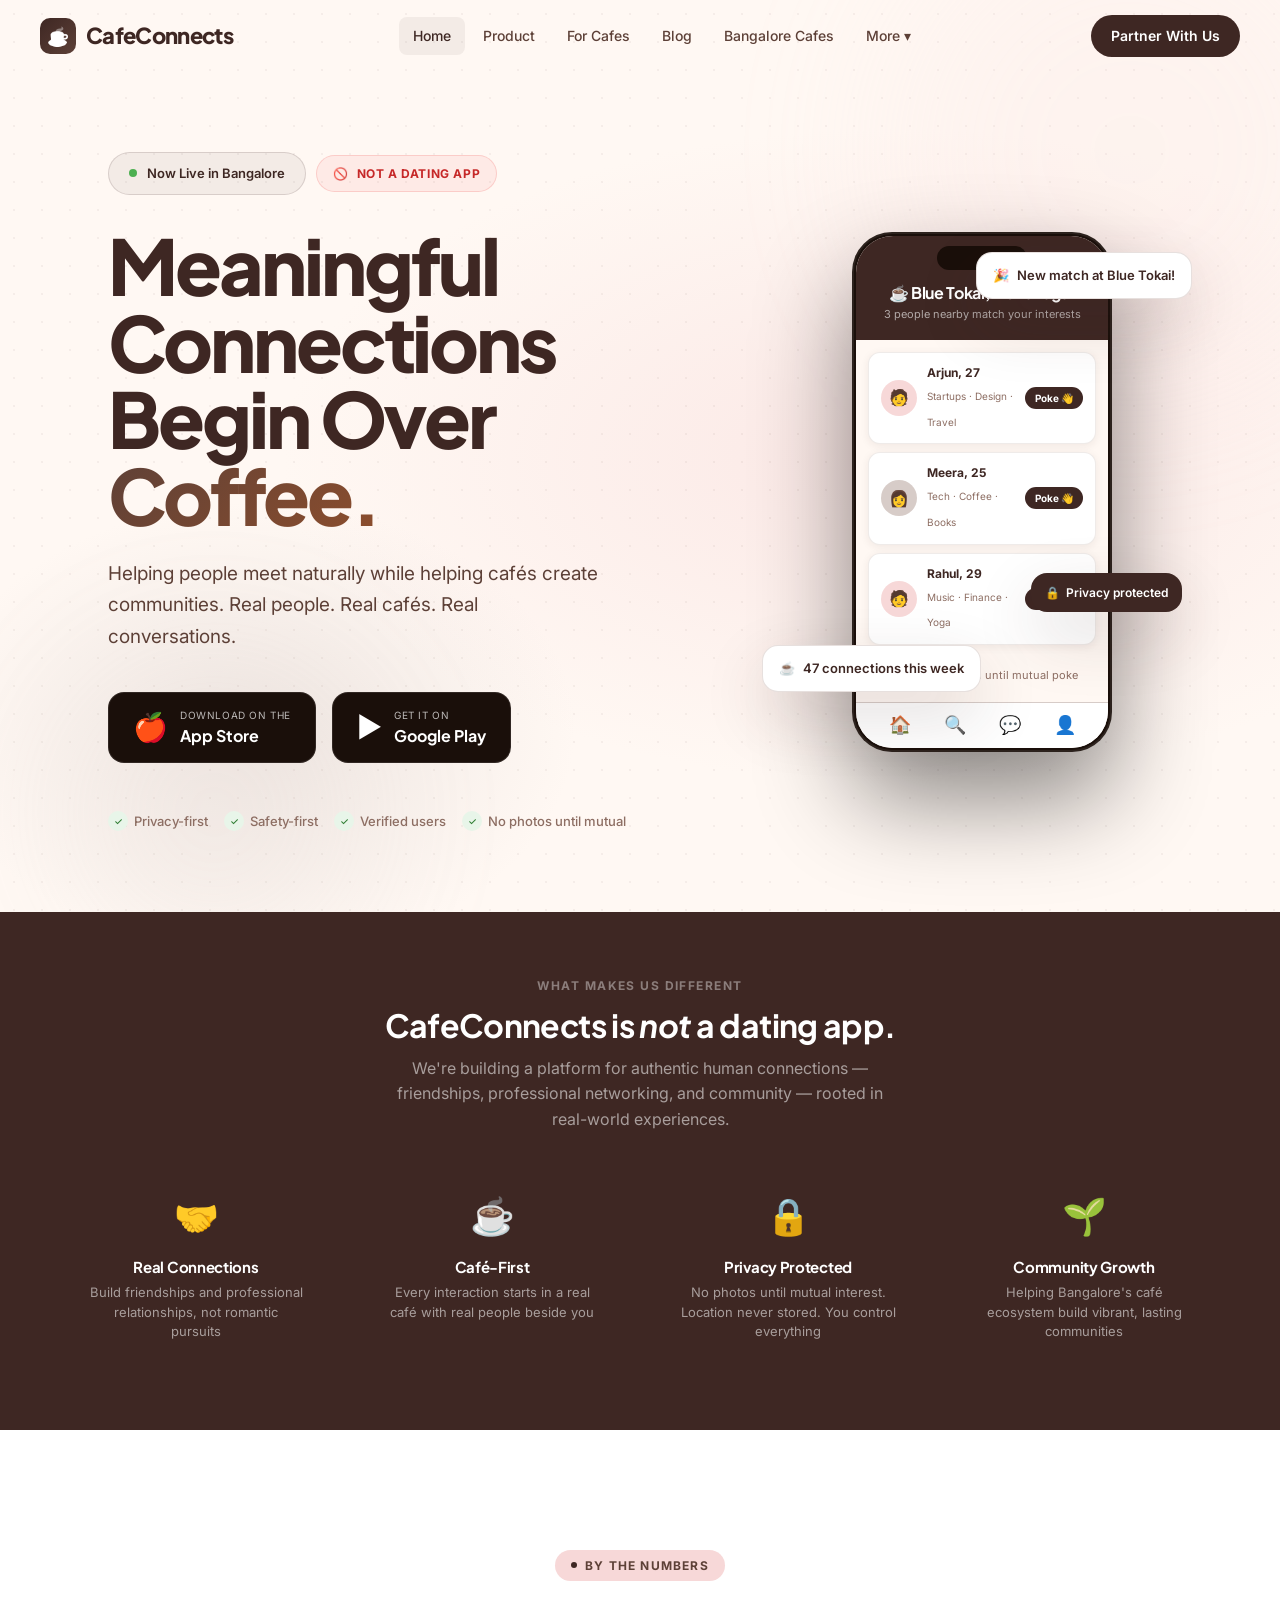
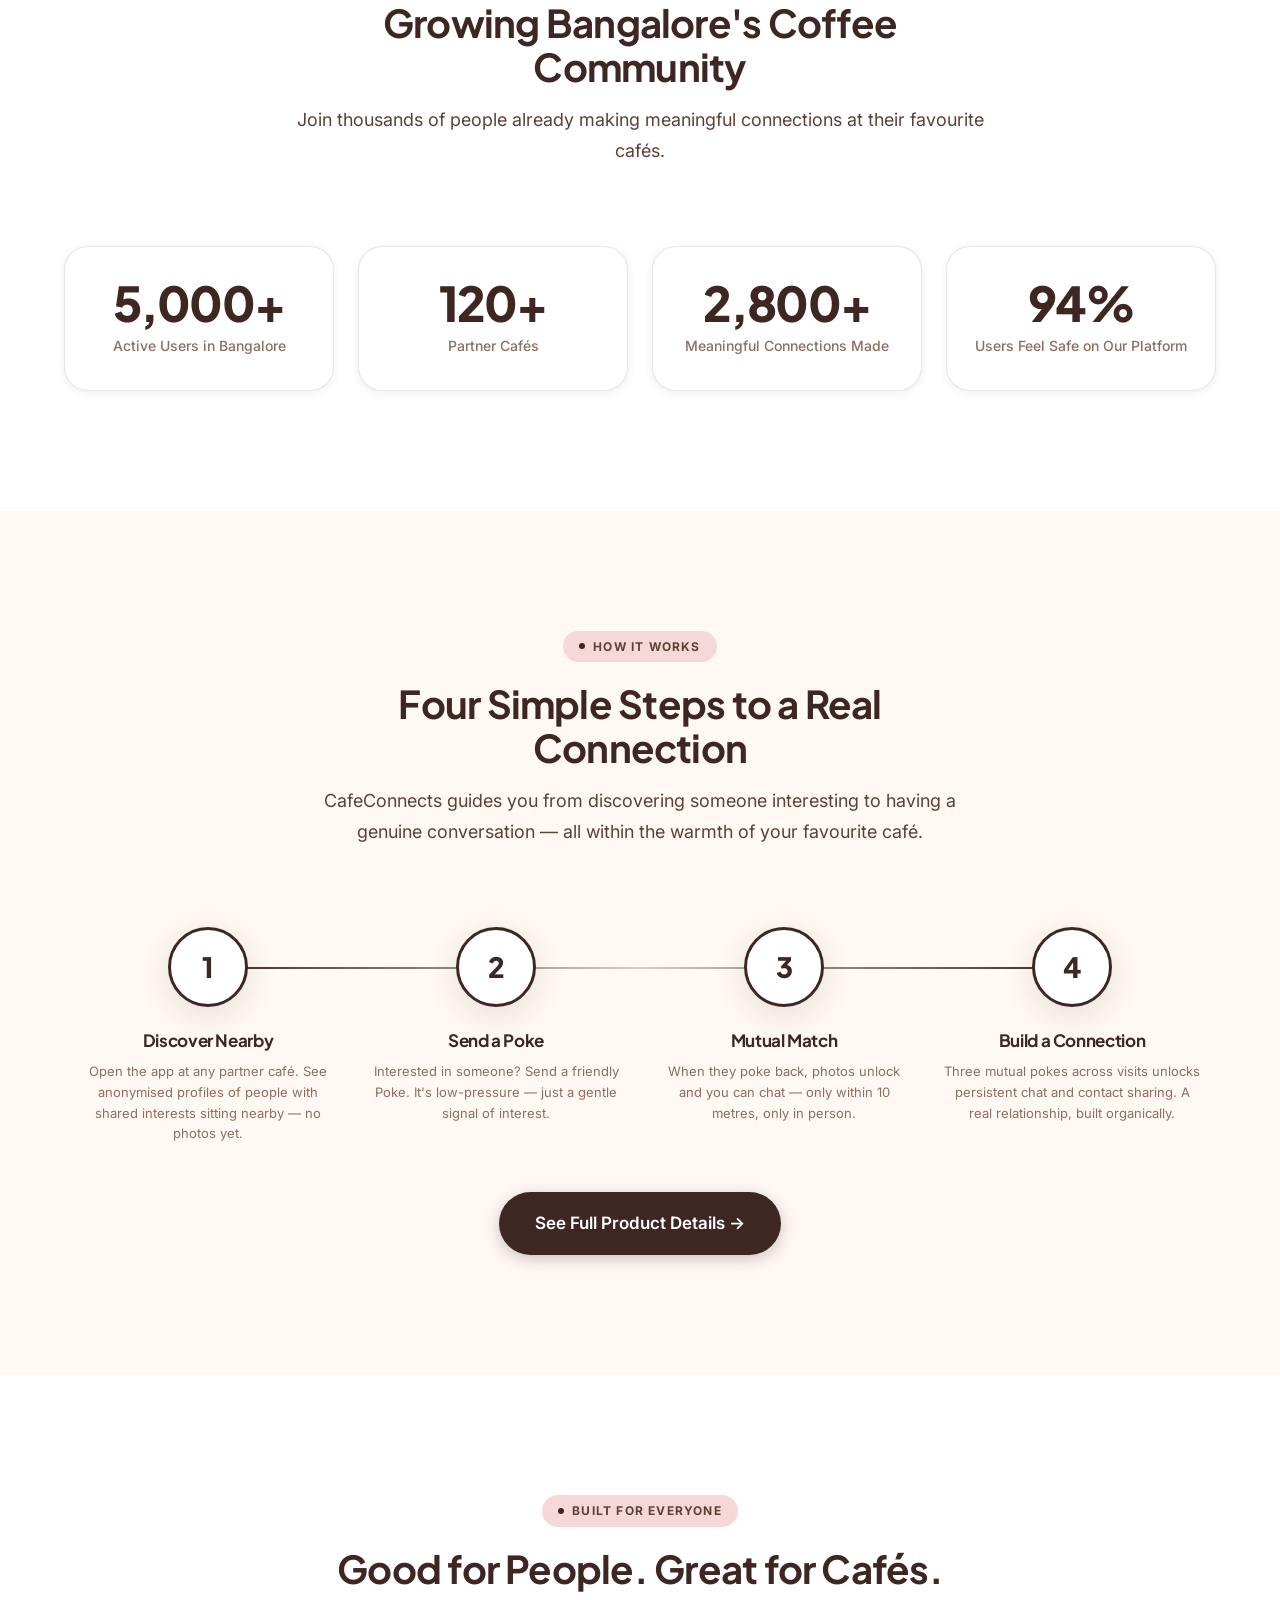
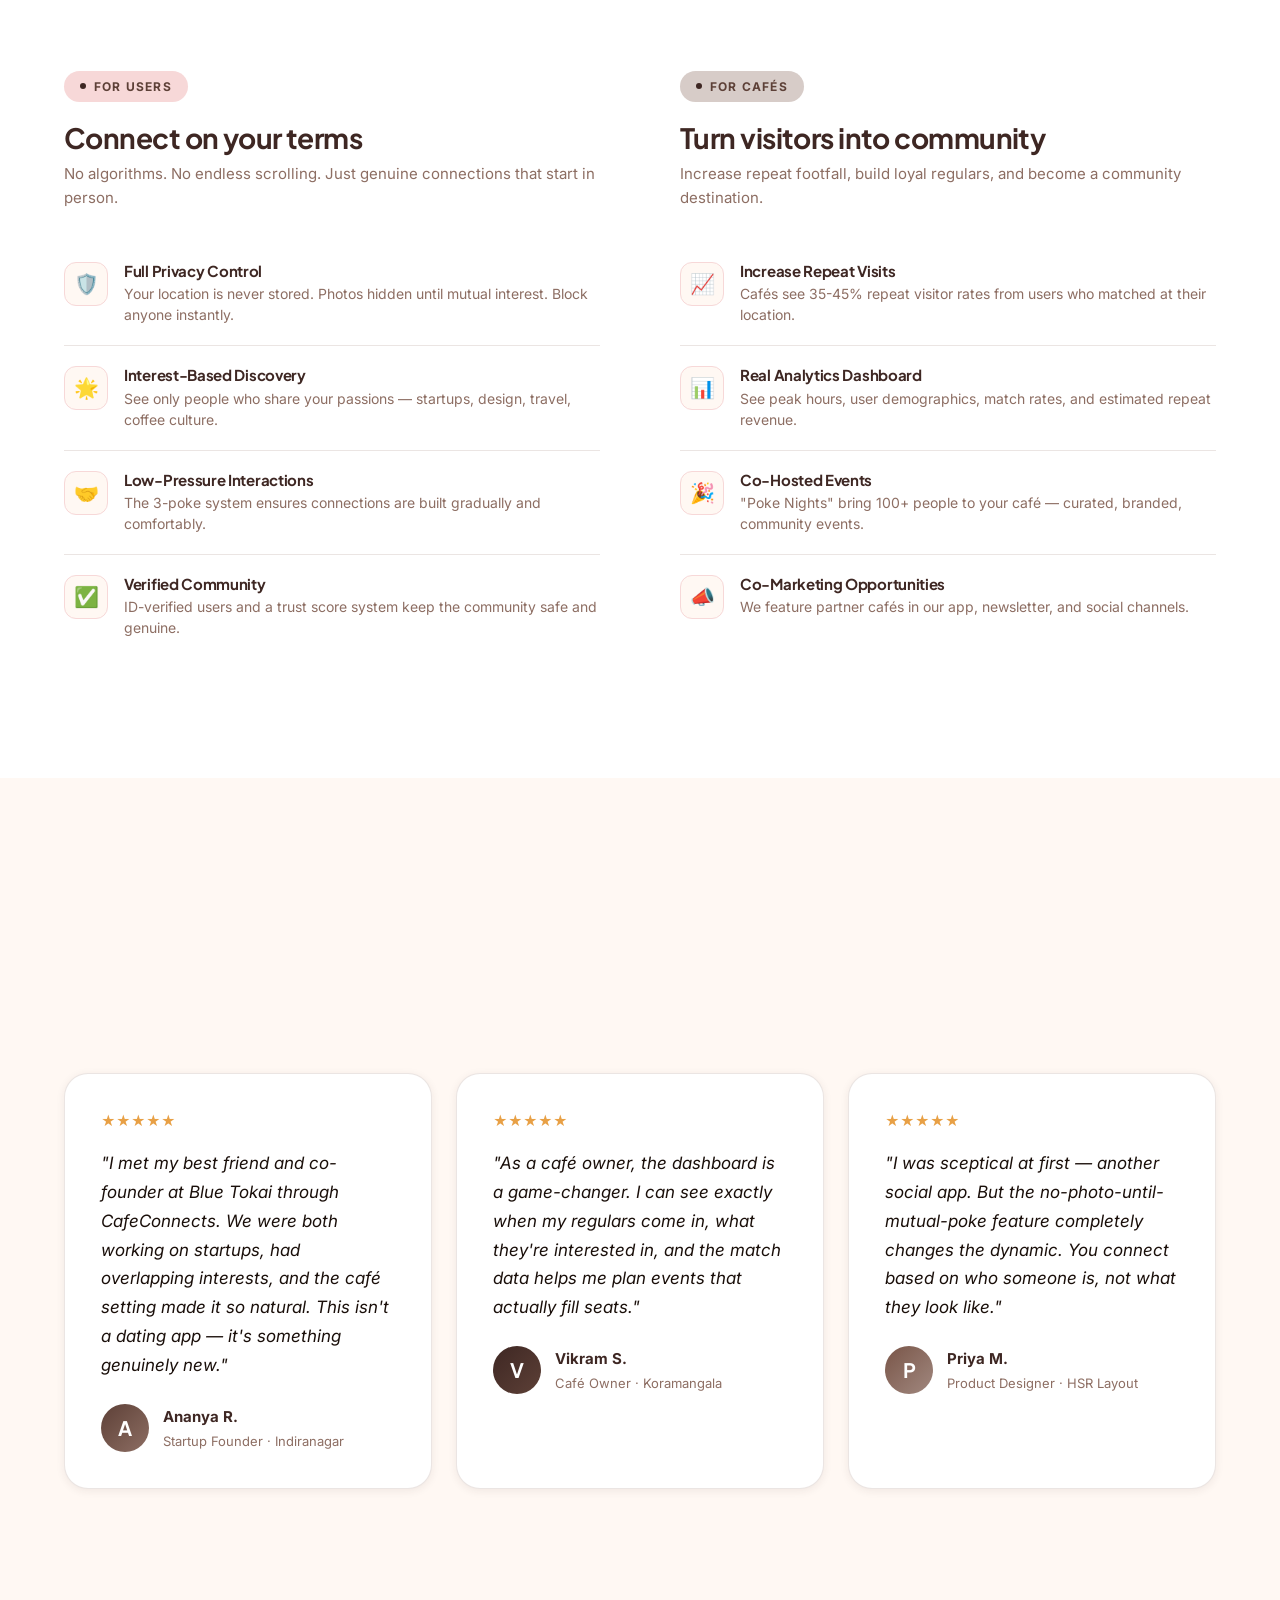
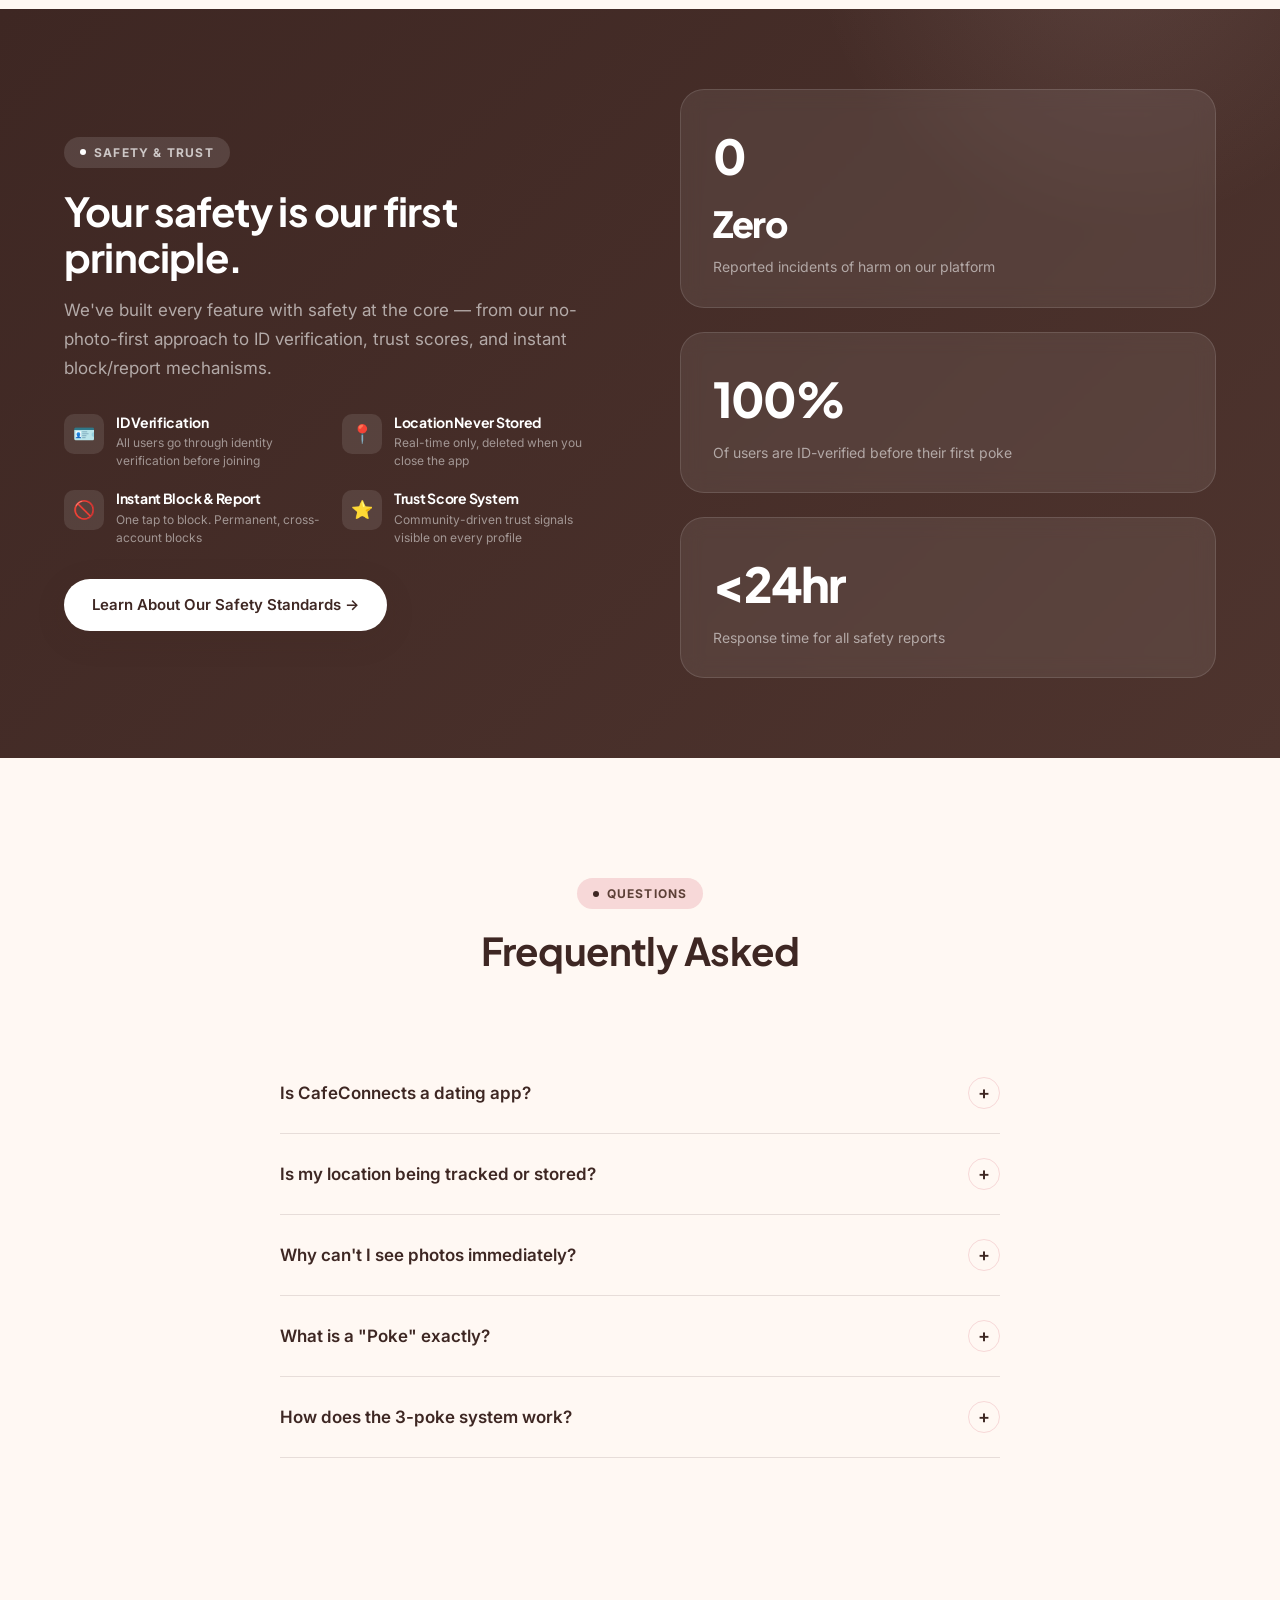
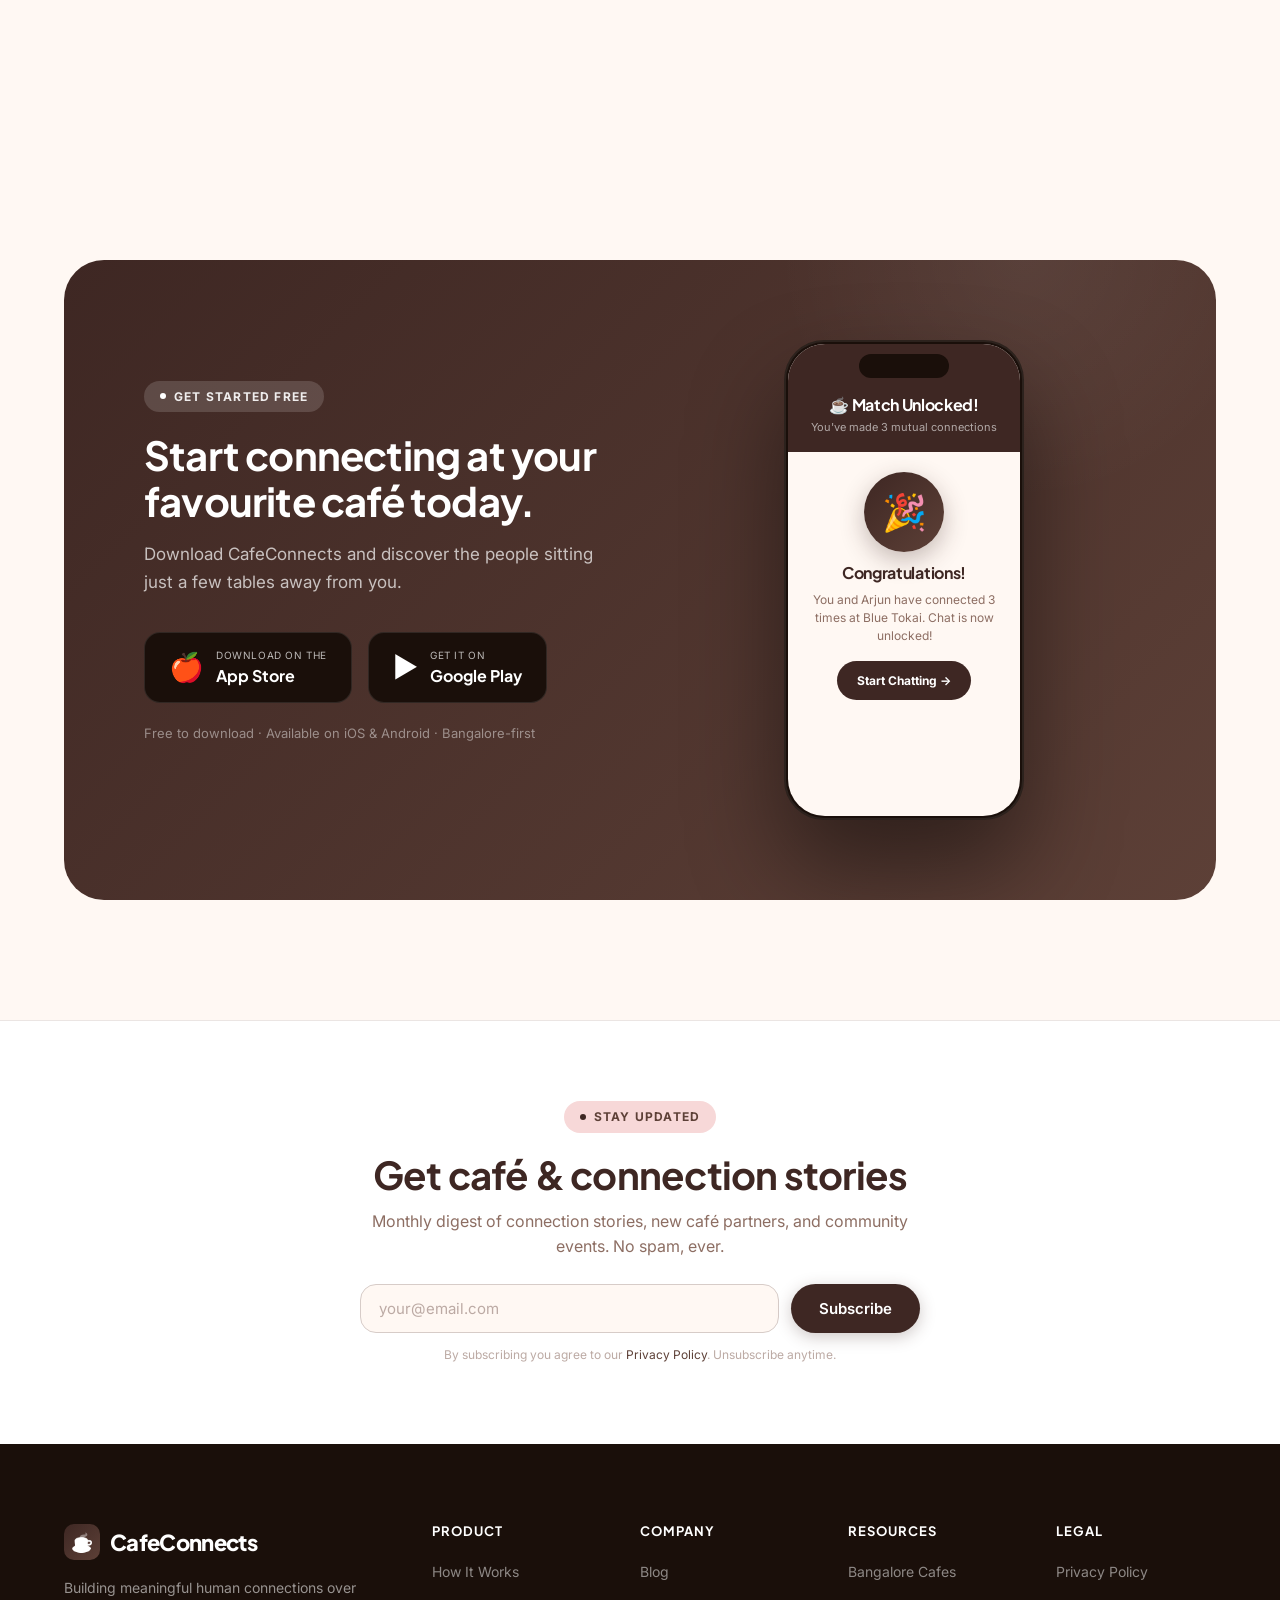
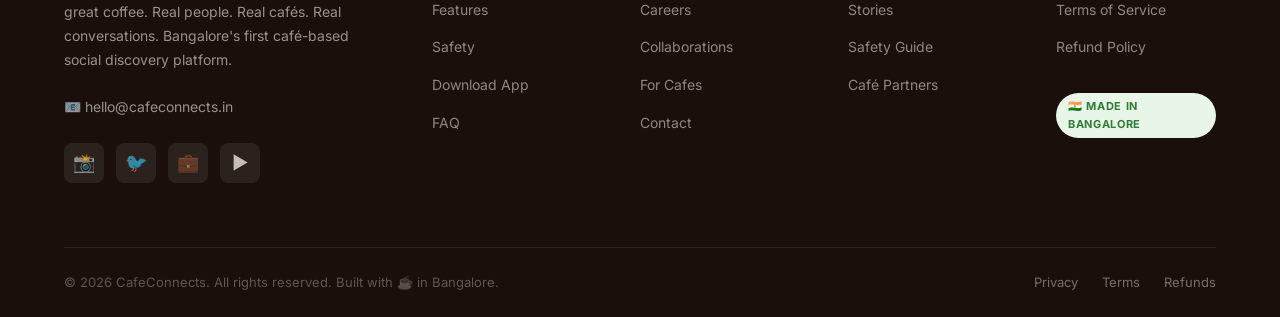
<file: index.html>
<!DOCTYPE html>
<html lang="en">
<head>
  <meta charset="UTF-8" />
  <meta name="viewport" content="width=device-width, initial-scale=1.0" />
  <title>CafeConnects — Meaningful Connections Begin Over Coffee</title>
  <meta name="description" content="CafeConnects helps people meet naturally in Bangalore's best cafés. Not a dating app — a platform for real, meaningful connections over coffee." />
  <meta property="og:title" content="CafeConnects — Meaningful Connections Begin Over Coffee" />
  <meta property="og:description" content="Real people. Real cafés. Real conversations. Bangalore's first café-based social discovery platform." />
  <meta property="og:type" content="website" />
  <link rel="stylesheet" href="styles.css" />
  <style>
    /* ── Hero ─────────────────────────────── */
    .hero {
      min-height: 100vh;
      background: var(--cream);
      position: relative;
      overflow: hidden;
      display: flex;
      align-items: center;
      padding-top: 72px;
    }

    .hero-bg {
      position: absolute;
      inset: 0;
      background:
        radial-gradient(ellipse 80% 60% at 70% 50%, rgba(247,216,216,0.5) 0%, transparent 60%),
        radial-gradient(ellipse 50% 50% at 20% 80%, rgba(215,204,200,0.4) 0%, transparent 50%);
    }

    .hero-bg-dots {
      position: absolute;
      inset: 0;
      background-image: radial-gradient(circle, rgba(93,64,55,0.06) 1px, transparent 1px);
      background-size: 28px 28px;
    }

    .hero-inner {
      position: relative;
      z-index: 2;
      display: flex;
      align-items: center;
      gap: 64px;
      padding: 80px 0;
    }

    .hero-content { flex: 1; max-width: 620px; }

    .hero-badges {
      display: flex;
      align-items: center;
      gap: 10px;
      flex-wrap: wrap;
      margin-bottom: 32px;
    }

    .not-dating-badge {
      display: inline-flex;
      align-items: center;
      gap: 8px;
      padding: 8px 16px;
      background: rgba(239,83,80,0.08);
      border: 1px solid rgba(239,83,80,0.2);
      border-radius: var(--radius-full);
      font-size: 12px;
      font-weight: 700;
      color: #C62828;
      letter-spacing: 0.05em;
    }

    .not-dating-badge::before { content: '🚫'; }

    .hero-title {
      font-size: clamp(44px, 6vw, 80px);
      font-weight: 800;
      letter-spacing: -0.04em;
      line-height: 1.0;
      color: var(--espresso);
      margin-bottom: 24px;
    }

    .hero-title .accent {
      background: linear-gradient(135deg, var(--coffee) 0%, #8D4E2D 100%);
      -webkit-background-clip: text;
      -webkit-text-fill-color: transparent;
      background-clip: text;
    }

    .hero-sub {
      font-size: 19px;
      color: var(--text-secondary);
      line-height: 1.65;
      margin-bottom: 40px;
      max-width: 500px;
    }

    .hero-actions {
      display: flex;
      align-items: center;
      gap: 16px;
      margin-bottom: 48px;
      flex-wrap: wrap;
    }

    .hero-trust {
      display: flex;
      align-items: center;
      gap: 16px;
      flex-wrap: wrap;
    }

    .trust-item {
      display: flex;
      align-items: center;
      gap: 6px;
      font-size: 13px;
      color: var(--text-muted);
      font-weight: 500;
    }

    .trust-item .icon {
      width: 20px;
      height: 20px;
      border-radius: 50%;
      background: #E8F5E9;
      display: flex;
      align-items: center;
      justify-content: center;
      font-size: 10px;
    }

    /* ── Hero Visual ──────────────────────── */
    .hero-visual-wrap {
      flex-shrink: 0;
      position: relative;
      width: 380px;
      height: 560px;
    }

    .hero-phone {
      width: 260px;
      height: 520px;
      background: var(--dark);
      border-radius: 40px;
      position: absolute;
      left: 50%;
      top: 50%;
      transform: translate(-50%, -50%);
      box-shadow: 0 48px 96px rgba(0,0,0,0.45), inset 0 0 0 2px rgba(255,255,255,0.08);
      overflow: hidden;
      animation: float 5s ease-in-out infinite;
    }

    .hero-phone::before {
      content: '';
      position: absolute;
      top: 14px;
      left: 50%;
      transform: translateX(-50%);
      width: 90px;
      height: 24px;
      background: var(--dark);
      border-radius: 12px;
      z-index: 10;
    }

    .phone-content {
      margin: 4px;
      border-radius: 37px;
      background: var(--cream);
      height: calc(100% - 8px);
      overflow: hidden;
      position: relative;
    }

    .phone-header {
      background: var(--espresso);
      padding: 48px 16px 16px;
      text-align: center;
    }

    .phone-header h4 {
      color: var(--white);
      font-size: 16px;
      font-weight: 700;
      font-family: var(--font-display);
    }

    .phone-header p {
      color: rgba(255,255,255,0.6);
      font-size: 11px;
      margin-top: 4px;
    }

    .phone-user-list {
      padding: 12px;
      display: flex;
      flex-direction: column;
      gap: 8px;
    }

    .phone-user-card {
      background: var(--white);
      border-radius: 12px;
      padding: 10px 12px;
      display: flex;
      align-items: center;
      gap: 10px;
      box-shadow: 0 2px 8px rgba(62,39,35,0.08);
      border: 1px solid rgba(215,204,200,0.4);
    }

    .phone-avatar {
      width: 36px;
      height: 36px;
      border-radius: 50%;
      display: flex;
      align-items: center;
      justify-content: center;
      font-size: 16px;
      flex-shrink: 0;
    }

    .phone-user-info { flex: 1; }

    .phone-user-info strong {
      font-size: 12px;
      color: var(--espresso);
      display: block;
    }

    .phone-user-info span {
      font-size: 10px;
      color: var(--text-muted);
    }

    .phone-poke-btn {
      background: var(--espresso);
      color: var(--white);
      font-size: 10px;
      font-weight: 700;
      padding: 5px 10px;
      border-radius: 20px;
      flex-shrink: 0;
      font-family: var(--font-body);
    }

    .phone-bottom-bar {
      position: absolute;
      bottom: 0;
      left: 0;
      right: 0;
      background: var(--white);
      border-top: 1px solid var(--latte);
      padding: 8px 16px;
      display: flex;
      justify-content: space-around;
    }

    .phone-nav-icon {
      font-size: 20px;
      display: flex;
      flex-direction: column;
      align-items: center;
      gap: 2px;
      font-size: 18px;
    }

    /* Floating decorations */
    .hero-float-1 {
      position: absolute;
      top: 40px;
      right: -20px;
      background: var(--white);
      border-radius: var(--radius-md);
      box-shadow: var(--shadow-lg);
      padding: 12px 16px;
      border: 1px solid rgba(215,204,200,0.6);
      font-size: 13px;
      font-weight: 600;
      color: var(--espresso);
      display: flex;
      align-items: center;
      gap: 8px;
      animation: float 4s ease-in-out infinite;
      z-index: 10;
      white-space: nowrap;
    }

    .hero-float-2 {
      position: absolute;
      bottom: 80px;
      left: -30px;
      background: var(--white);
      border-radius: var(--radius-md);
      box-shadow: var(--shadow-lg);
      padding: 12px 16px;
      border: 1px solid rgba(215,204,200,0.6);
      font-size: 13px;
      font-weight: 600;
      color: var(--espresso);
      display: flex;
      align-items: center;
      gap: 8px;
      animation: float 3.5s ease-in-out infinite 0.8s;
      z-index: 10;
      white-space: nowrap;
    }

    .hero-float-3 {
      position: absolute;
      bottom: 160px;
      right: -10px;
      background: var(--espresso);
      border-radius: var(--radius-md);
      box-shadow: var(--shadow-lg);
      padding: 10px 14px;
      font-size: 12px;
      font-weight: 600;
      color: var(--white);
      display: flex;
      align-items: center;
      gap: 6px;
      animation: float 4.5s ease-in-out infinite 1.5s;
      z-index: 10;
    }

    /* ── Not Dating App Section ───────────── */
    .not-dating-section {
      background: var(--espresso);
      padding: 64px 0;
    }

    .not-dating-grid {
      display: grid;
      grid-template-columns: repeat(4, 1fr);
      gap: 32px;
      text-align: center;
    }

    .not-dating-item {
      padding: 24px;
    }

    .not-dating-item .icon { font-size: 36px; margin-bottom: 12px; }

    .not-dating-item h4 {
      font-size: 15px;
      font-weight: 700;
      color: var(--white);
      margin-bottom: 8px;
      font-family: var(--font-display);
    }

    .not-dating-item p {
      font-size: 13px;
      color: rgba(255,255,255,0.55);
      line-height: 1.5;
    }

    /* ── Stats Section ────────────────────── */
    .stats-section {
      background: var(--white);
      padding: var(--section-py) 0;
    }

    /* ── How It Works ─────────────────────── */
    .hiw-section { background: var(--cream); }

    .hiw-steps {
      display: grid;
      grid-template-columns: repeat(4, 1fr);
      gap: 0;
      position: relative;
      margin-top: 64px;
    }

    .hiw-steps::before {
      content: '';
      position: absolute;
      top: 40px;
      left: 12.5%;
      right: 12.5%;
      height: 2px;
      background: linear-gradient(90deg, var(--espresso), var(--latte), var(--espresso));
      z-index: 0;
    }

    .hiw-step {
      text-align: center;
      padding: 0 16px;
      position: relative;
      z-index: 1;
    }

    .hiw-step-num {
      width: 80px;
      height: 80px;
      border-radius: 50%;
      background: var(--white);
      border: 3px solid var(--espresso);
      display: flex;
      align-items: center;
      justify-content: center;
      margin: 0 auto 24px;
      font-family: var(--font-display);
      font-size: 28px;
      font-weight: 800;
      color: var(--espresso);
      box-shadow: var(--shadow-md);
      transition: all 0.3s var(--ease-spring);
    }

    .hiw-step:hover .hiw-step-num {
      background: var(--espresso);
      color: var(--white);
      transform: scale(1.1);
      box-shadow: var(--shadow-lg);
    }

    .hiw-step h3 {
      font-size: 17px;
      font-weight: 700;
      margin-bottom: 10px;
      color: var(--espresso);
    }

    .hiw-step p {
      font-size: 13px;
      color: var(--text-muted);
      line-height: 1.6;
    }

    /* ── Benefits ─────────────────────────── */
    .benefits-section { background: var(--white); }

    .benefits-split {
      display: grid;
      grid-template-columns: 1fr 1fr;
      gap: 80px;
      align-items: start;
    }

    .benefits-column h3 {
      font-size: 28px;
      font-weight: 700;
      margin-bottom: 8px;
      color: var(--espresso);
    }

    .benefits-column > p {
      font-size: 15px;
      color: var(--text-muted);
      margin-bottom: 32px;
    }

    .benefit-item {
      display: flex;
      gap: 16px;
      padding: 20px 0;
      border-bottom: 1px solid rgba(215,204,200,0.5);
    }

    .benefit-item:last-child { border-bottom: none; }

    .benefit-icon {
      width: 44px;
      height: 44px;
      border-radius: 12px;
      background: var(--cream);
      border: 1px solid var(--rose);
      display: flex;
      align-items: center;
      justify-content: center;
      font-size: 20px;
      flex-shrink: 0;
    }

    .benefit-text h4 {
      font-size: 15px;
      font-weight: 700;
      color: var(--espresso);
      margin-bottom: 4px;
    }

    .benefit-text p {
      font-size: 14px;
      color: var(--text-muted);
      line-height: 1.5;
    }

    /* ── Testimonials ─────────────────────── */
    .testimonials-section { background: var(--cream); }

    .testimonials-grid {
      display: grid;
      grid-template-columns: repeat(3, 1fr);
      gap: 24px;
    }

    /* ── Safety Strip ─────────────────────── */
    .safety-strip {
      background: linear-gradient(135deg, #3E2723 0%, #4E342E 100%);
      padding: 80px 0;
      overflow: hidden;
      position: relative;
    }

    .safety-strip::before {
      content: '';
      position: absolute;
      top: -50%;
      right: -10%;
      width: 600px;
      height: 600px;
      background: radial-gradient(circle, rgba(247,216,216,0.1) 0%, transparent 70%);
      border-radius: 50%;
    }

    .safety-content {
      display: grid;
      grid-template-columns: 1fr 1fr;
      gap: 80px;
      align-items: center;
    }

    .safety-features {
      display: grid;
      grid-template-columns: 1fr 1fr;
      gap: 20px;
      margin-top: 32px;
    }

    .safety-feature {
      display: flex;
      align-items: flex-start;
      gap: 12px;
    }

    .safety-feature-icon {
      width: 40px;
      height: 40px;
      border-radius: 10px;
      background: rgba(255,255,255,0.1);
      display: flex;
      align-items: center;
      justify-content: center;
      font-size: 18px;
      flex-shrink: 0;
    }

    .safety-feature h4 {
      font-size: 14px;
      font-weight: 700;
      color: var(--white);
      margin-bottom: 4px;
    }

    .safety-feature p {
      font-size: 12px;
      color: rgba(255,255,255,0.5);
      line-height: 1.5;
    }

    .safety-stats {
      display: flex;
      flex-direction: column;
      gap: 24px;
    }

    .safety-stat-card {
      background: rgba(255,255,255,0.08);
      border: 1px solid rgba(255,255,255,0.12);
      border-radius: var(--radius-lg);
      padding: 28px 32px;
      backdrop-filter: blur(10px);
    }

    .safety-stat-num {
      font-family: var(--font-display);
      font-size: 48px;
      font-weight: 800;
      color: var(--white);
      letter-spacing: -0.04em;
    }

    .safety-stat-label {
      font-size: 14px;
      color: rgba(255,255,255,0.55);
      margin-top: 4px;
    }

    /* ── Download Section ─────────────────── */
    .download-section {
      background: var(--cream);
      padding: var(--section-py) 0;
    }

    .download-inner {
      background: var(--grad-warm);
      border-radius: var(--radius-xl);
      padding: 80px;
      display: grid;
      grid-template-columns: 1fr 1fr;
      gap: 64px;
      align-items: center;
      position: relative;
      overflow: hidden;
    }

    .download-inner::before {
      content: '';
      position: absolute;
      top: -40%;
      right: -5%;
      width: 500px;
      height: 500px;
      background: radial-gradient(circle, rgba(255,255,255,0.06) 0%, transparent 70%);
      border-radius: 50%;
    }

    .download-content { position: relative; }

    .download-content h2 {
      color: var(--white);
      font-size: 40px;
      margin-bottom: 16px;
    }

    .download-content p {
      color: rgba(255,255,255,0.7);
      font-size: 17px;
      margin-bottom: 36px;
      line-height: 1.65;
    }

    .download-visual {
      display: flex;
      justify-content: center;
      position: relative;
    }

    /* ── Newsletter ───────────────────────── */
    .newsletter-section {
      background: var(--white);
      padding: 80px 0;
      border-top: 1px solid rgba(215,204,200,0.5);
    }

    .newsletter-inner {
      max-width: 560px;
      margin: 0 auto;
      text-align: center;
    }

    .newsletter-form {
      display: flex;
      gap: 12px;
      margin-top: 24px;
    }

    .newsletter-form .form-input {
      flex: 1;
      background: var(--cream);
    }

    /* ── Responsive ───────────────────────── */
    @media (max-width: 1024px) {
      .hero-inner { gap: 40px; }
      .hero-visual-wrap { width: 320px; }
      .not-dating-grid { grid-template-columns: repeat(2, 1fr); }
      .hiw-steps { grid-template-columns: repeat(2, 1fr); }
      .hiw-steps::before { display: none; }
      .benefits-split { gap: 48px; }
      .testimonials-grid { grid-template-columns: repeat(2, 1fr); }
      .safety-content { gap: 40px; }
      .download-inner { padding: 60px 48px; gap: 40px; }
    }

    @media (max-width: 768px) {
      .hero-inner { flex-direction: column; text-align: center; padding: 60px 0; }
      .hero-visual-wrap { width: 280px; height: 480px; }
      .hero-phone { width: 220px; height: 440px; }
      .hero-trust { justify-content: center; }
      .hero-actions { justify-content: center; }
      .not-dating-grid { grid-template-columns: 1fr 1fr; }
      .benefits-split { grid-template-columns: 1fr; gap: 40px; }
      .testimonials-grid { grid-template-columns: 1fr; }
      .safety-content { grid-template-columns: 1fr; gap: 40px; }
      .safety-features { grid-template-columns: 1fr; }
      .safety-stats { flex-direction: row; flex-wrap: wrap; }
      .download-inner { grid-template-columns: 1fr; padding: 48px 32px; text-align: center; }
      .newsletter-form { flex-direction: column; }
      .hiw-steps { grid-template-columns: 1fr; gap: 32px; }
    }
  </style>
</head>
<body>

  <!-- NAVBAR -->
  <nav class="navbar" id="navbar">
    <div class="navbar-inner">
      <a href="index.html" class="logo">
        <div class="logo-icon"></div>
        CafeConnects
      </a>
      <div class="nav-links">
        <a href="index.html" class="nav-link active">Home</a>
        <a href="product.html" class="nav-link">Product</a>
        <a href="for-cafes.html" class="nav-link">For Cafes</a>
        <a href="blog.html" class="nav-link">Blog</a>
        <a href="bangalore-cafes.html" class="nav-link">Bangalore Cafes</a>
        <div class="nav-dropdown">
          <a href="#" class="nav-link">More ▾</a>
          <div class="nav-dropdown-menu">
            <a href="careers.html" class="nav-dropdown-item">Careers</a>
            <a href="collaborations.html" class="nav-dropdown-item">Collaborations</a>
            <a href="safety.html" class="nav-dropdown-item">Safety</a>
            <a href="privacy-policy.html" class="nav-dropdown-item">Privacy Policy</a>
            <a href="terms.html" class="nav-dropdown-item">Terms of Service</a>
            <a href="refund-policy.html" class="nav-dropdown-item">Refund Policy</a>
            <a href="#contact" class="nav-dropdown-item">Contact</a>
          </div>
        </div>
      </div>
      <div class="nav-cta">
        <a href="for-cafes.html" class="btn-nav">Partner With Us</a>
        <button class="hamburger" id="hamburger" aria-label="Open menu">
          <span></span><span></span><span></span>
        </button>
      </div>
    </div>
  </nav>

  <!-- MOBILE MENU -->
  <div class="mobile-menu" id="mobile-menu">
    <button class="mobile-close" id="mobile-close">✕</button>
    <a href="index.html" class="nav-link active">Home</a>
    <a href="product.html" class="nav-link">Product</a>
    <a href="for-cafes.html" class="nav-link">For Cafes</a>
    <a href="blog.html" class="nav-link">Blog</a>
    <a href="bangalore-cafes.html" class="nav-link">Bangalore Cafes</a>
    <a href="careers.html" class="nav-link">Careers</a>
    <a href="collaborations.html" class="nav-link">Collaborations</a>
    <a href="safety.html" class="nav-link">Safety</a>
    <a href="for-cafes.html" class="btn btn-primary mt-24">Partner With Us</a>
  </div>

  <!-- ═══════════════════════════════════════ -->
  <!-- HERO                                    -->
  <!-- ═══════════════════════════════════════ -->
  <section class="hero">
    <div class="hero-bg"></div>
    <div class="hero-bg-dots"></div>

    <!-- Coffee bean blobs -->
    <div class="bg-blob" style="width:500px;height:500px;background:#F7D8D8;top:-100px;right:-100px;"></div>
    <div class="bg-blob" style="width:300px;height:300px;background:#D7CCC8;bottom:-50px;left:5%;"></div>

    <div class="container">
      <div class="hero-inner">
        <div class="hero-content">

          <div class="hero-badges">
            <div class="trust-banner">
              <span class="dot"></span>
              Now Live in Bangalore
            </div>
            <div class="not-dating-badge">
              NOT A DATING APP
            </div>
          </div>

          <h1 class="hero-title">
            Meaningful<br/>
            Connections<br/>
            Begin Over <span class="accent">Coffee.</span>
          </h1>

          <p class="hero-sub">
            Helping people meet naturally while helping cafés create communities.
            Real people. Real cafés. Real conversations.
          </p>

          <div class="hero-actions">
            <div class="app-buttons">
              <a href="#download" class="app-btn">
                <span class="app-btn-icon">🍎</span>
                <span class="app-btn-text">
                  <small>Download on the</small>
                  <strong>App Store</strong>
                </span>
              </a>
              <a href="#download" class="app-btn">
                <span class="app-btn-icon">▶</span>
                <span class="app-btn-text">
                  <small>Get it on</small>
                  <strong>Google Play</strong>
                </span>
              </a>
            </div>
          </div>

          <div class="hero-trust">
            <div class="trust-item">
              <div class="icon" style="background:#E8F5E9;color:#2E7D32">✓</div>
              Privacy-first
            </div>
            <div class="trust-item">
              <div class="icon" style="background:#E8F5E9;color:#2E7D32">✓</div>
              Safety-first
            </div>
            <div class="trust-item">
              <div class="icon" style="background:#E8F5E9;color:#2E7D32">✓</div>
              Verified users
            </div>
            <div class="trust-item">
              <div class="icon" style="background:#E8F5E9;color:#2E7D32">✓</div>
              No photos until mutual
            </div>
          </div>
        </div>

        <!-- Phone Visual -->
        <div class="hero-visual-wrap">
          <div class="hero-phone">
            <div class="phone-content">
              <div class="phone-header">
                <h4>☕ Blue Tokai, Indiranagar</h4>
                <p>3 people nearby match your interests</p>
              </div>
              <div class="phone-user-list">
                <div class="phone-user-card">
                  <div class="phone-avatar" style="background:#F7D8D8;">🧑</div>
                  <div class="phone-user-info">
                    <strong>Arjun, 27</strong>
                    <span>Startups · Design · Travel</span>
                  </div>
                  <button class="phone-poke-btn">Poke 👋</button>
                </div>
                <div class="phone-user-card">
                  <div class="phone-avatar" style="background:#D7CCC8;">👩</div>
                  <div class="phone-user-info">
                    <strong>Meera, 25</strong>
                    <span>Tech · Coffee · Books</span>
                  </div>
                  <button class="phone-poke-btn">Poke 👋</button>
                </div>
                <div class="phone-user-card">
                  <div class="phone-avatar" style="background:#F7D8D8;">🧑</div>
                  <div class="phone-user-info">
                    <strong>Rahul, 29</strong>
                    <span>Music · Finance · Yoga</span>
                  </div>
                  <button class="phone-poke-btn">Poke 👋</button>
                </div>
                <div style="background:var(--cream);border-radius:10px;padding:10px;text-align:center;margin-top:4px;">
                  <p style="font-size:11px;color:var(--text-muted)">🔒 Photos hidden until mutual poke</p>
                </div>
              </div>
              <div class="phone-bottom-bar">
                <span class="phone-nav-icon">🏠</span>
                <span class="phone-nav-icon">🔍</span>
                <span class="phone-nav-icon">💬</span>
                <span class="phone-nav-icon">👤</span>
              </div>
            </div>
          </div>

          <!-- Floating cards -->
          <div class="hero-float-1">
            <span>🎉</span> New match at Blue Tokai!
          </div>
          <div class="hero-float-2">
            <span>☕</span> 47 connections this week
          </div>
          <div class="hero-float-3">
            <span>🔒</span> Privacy protected
          </div>
        </div>
      </div>
    </div>
  </section>

  <!-- ═══════════════════════════════════════ -->
  <!-- NOT A DATING APP                        -->
  <!-- ═══════════════════════════════════════ -->
  <section class="not-dating-section">
    <div class="container">
      <div class="text-center mb-32">
        <p style="font-size:12px;font-weight:700;letter-spacing:0.12em;text-transform:uppercase;color:rgba(255,255,255,0.4);margin-bottom:12px;">
          What makes us different
        </p>
        <h2 style="color:var(--white);font-size:32px;font-weight:700;">CafeConnects is <em>not</em> a dating app.</h2>
        <p style="color:rgba(255,255,255,0.55);font-size:16px;margin-top:12px;max-width:500px;margin-left:auto;margin-right:auto;">
          We're building a platform for authentic human connections — friendships, professional networking, and community — rooted in real-world experiences.
        </p>
      </div>
      <div class="not-dating-grid">
        <div class="not-dating-item reveal">
          <div class="icon">🤝</div>
          <h4>Real Connections</h4>
          <p>Build friendships and professional relationships, not romantic pursuits</p>
        </div>
        <div class="not-dating-item reveal reveal-delay-1">
          <div class="icon">☕</div>
          <h4>Café-First</h4>
          <p>Every interaction starts in a real café with real people beside you</p>
        </div>
        <div class="not-dating-item reveal reveal-delay-2">
          <div class="icon">🔒</div>
          <h4>Privacy Protected</h4>
          <p>No photos until mutual interest. Location never stored. You control everything</p>
        </div>
        <div class="not-dating-item reveal reveal-delay-3">
          <div class="icon">🌱</div>
          <h4>Community Growth</h4>
          <p>Helping Bangalore's café ecosystem build vibrant, lasting communities</p>
        </div>
      </div>
    </div>
  </section>

  <!-- ═══════════════════════════════════════ -->
  <!-- STATS                                   -->
  <!-- ═══════════════════════════════════════ -->
  <section class="stats-section">
    <div class="container">
      <div class="section-header reveal">
        <div class="eyebrow"><span class="eyebrow-dot"></span>By the numbers</div>
        <h2 class="display-sm">Growing Bangalore's Coffee Community</h2>
        <p>Join thousands of people already making meaningful connections at their favourite cafés.</p>
      </div>
      <div class="stats-grid">
        <div class="stat-card reveal">
          <div class="stat-number" data-count="5000" data-suffix="+">0</div>
          <div class="stat-label">Active Users in Bangalore</div>
        </div>
        <div class="stat-card reveal reveal-delay-1">
          <div class="stat-number" data-count="120" data-suffix="+">0</div>
          <div class="stat-label">Partner Cafés</div>
        </div>
        <div class="stat-card reveal reveal-delay-2">
          <div class="stat-number" data-count="2800" data-suffix="+">0</div>
          <div class="stat-label">Meaningful Connections Made</div>
        </div>
        <div class="stat-card reveal reveal-delay-3">
          <div class="stat-number" data-count="94" data-suffix="%">0</div>
          <div class="stat-label">Users Feel Safe on Our Platform</div>
        </div>
      </div>
    </div>
  </section>

  <!-- ═══════════════════════════════════════ -->
  <!-- HOW IT WORKS                            -->
  <!-- ═══════════════════════════════════════ -->
  <section class="hiw-section section">
    <div class="container">
      <div class="section-header reveal">
        <div class="eyebrow"><span class="eyebrow-dot"></span>How it works</div>
        <h2 class="display-sm">Four Simple Steps to a Real Connection</h2>
        <p>CafeConnects guides you from discovering someone interesting to having a genuine conversation — all within the warmth of your favourite café.</p>
      </div>

      <div class="hiw-steps">
        <div class="hiw-step reveal">
          <div class="hiw-step-num">1</div>
          <h3>Discover Nearby</h3>
          <p>Open the app at any partner café. See anonymised profiles of people with shared interests sitting nearby — no photos yet.</p>
        </div>
        <div class="hiw-step reveal reveal-delay-1">
          <div class="hiw-step-num">2</div>
          <h3>Send a Poke</h3>
          <p>Interested in someone? Send a friendly Poke. It's low-pressure — just a gentle signal of interest.</p>
        </div>
        <div class="hiw-step reveal reveal-delay-2">
          <div class="hiw-step-num">3</div>
          <h3>Mutual Match</h3>
          <p>When they poke back, photos unlock and you can chat — only within 10 metres, only in person.</p>
        </div>
        <div class="hiw-step reveal reveal-delay-3">
          <div class="hiw-step-num">4</div>
          <h3>Build a Connection</h3>
          <p>Three mutual pokes across visits unlocks persistent chat and contact sharing. A real relationship, built organically.</p>
        </div>
      </div>

      <div class="text-center mt-48 reveal">
        <a href="product.html" class="btn btn-primary btn-lg">See Full Product Details →</a>
      </div>
    </div>
  </section>

  <!-- ═══════════════════════════════════════ -->
  <!-- BENEFITS                                -->
  <!-- ═══════════════════════════════════════ -->
  <section class="benefits-section section">
    <div class="container">
      <div class="section-header reveal">
        <div class="eyebrow"><span class="eyebrow-dot"></span>Built for everyone</div>
        <h2 class="display-sm">Good for People. Great for Cafés.</h2>
      </div>

      <div class="benefits-split">
        <div class="benefits-column reveal">
          <div class="eyebrow" style="background:var(--rose)"><span class="eyebrow-dot"></span>For Users</div>
          <h3>Connect on your terms</h3>
          <p>No algorithms. No endless scrolling. Just genuine connections that start in person.</p>

          <div class="benefit-item">
            <div class="benefit-icon">🛡️</div>
            <div class="benefit-text">
              <h4>Full Privacy Control</h4>
              <p>Your location is never stored. Photos hidden until mutual interest. Block anyone instantly.</p>
            </div>
          </div>
          <div class="benefit-item">
            <div class="benefit-icon">🌟</div>
            <div class="benefit-text">
              <h4>Interest-Based Discovery</h4>
              <p>See only people who share your passions — startups, design, travel, coffee culture.</p>
            </div>
          </div>
          <div class="benefit-item">
            <div class="benefit-icon">🤝</div>
            <div class="benefit-text">
              <h4>Low-Pressure Interactions</h4>
              <p>The 3-poke system ensures connections are built gradually and comfortably.</p>
            </div>
          </div>
          <div class="benefit-item">
            <div class="benefit-icon">✅</div>
            <div class="benefit-text">
              <h4>Verified Community</h4>
              <p>ID-verified users and a trust score system keep the community safe and genuine.</p>
            </div>
          </div>
        </div>

        <div class="benefits-column reveal reveal-delay-2">
          <div class="eyebrow" style="background:var(--latte)"><span class="eyebrow-dot"></span>For Cafés</div>
          <h3>Turn visitors into community</h3>
          <p>Increase repeat footfall, build loyal regulars, and become a community destination.</p>

          <div class="benefit-item">
            <div class="benefit-icon">📈</div>
            <div class="benefit-text">
              <h4>Increase Repeat Visits</h4>
              <p>Cafés see 35-45% repeat visitor rates from users who matched at their location.</p>
            </div>
          </div>
          <div class="benefit-item">
            <div class="benefit-icon">📊</div>
            <div class="benefit-text">
              <h4>Real Analytics Dashboard</h4>
              <p>See peak hours, user demographics, match rates, and estimated repeat revenue.</p>
            </div>
          </div>
          <div class="benefit-item">
            <div class="benefit-icon">🎉</div>
            <div class="benefit-text">
              <h4>Co-Hosted Events</h4>
              <p>"Poke Nights" bring 100+ people to your café — curated, branded, community events.</p>
            </div>
          </div>
          <div class="benefit-item">
            <div class="benefit-icon">📣</div>
            <div class="benefit-text">
              <h4>Co-Marketing Opportunities</h4>
              <p>We feature partner cafés in our app, newsletter, and social channels.</p>
            </div>
          </div>
        </div>
      </div>
    </div>
  </section>

  <!-- ═══════════════════════════════════════ -->
  <!-- TESTIMONIALS                            -->
  <!-- ═══════════════════════════════════════ -->
  <section class="testimonials-section section">
    <div class="container">
      <div class="section-header reveal">
        <div class="eyebrow"><span class="eyebrow-dot"></span>What people say</div>
        <h2 class="display-sm">Real Stories, Real Connections</h2>
      </div>

      <div class="testimonials-grid">
        <div class="testimonial-card reveal">
          <div class="stars">★★★★★</div>
          <p class="testimonial-quote">I met my best friend and co-founder at Blue Tokai through CafeConnects. We were both working on startups, had overlapping interests, and the café setting made it so natural. This isn't a dating app — it's something genuinely new.</p>
          <div class="testimonial-author">
            <div class="testimonial-avatar" style="background:linear-gradient(135deg,#5D4037,#8D6E63)">A</div>
            <div>
              <div class="testimonial-name">Ananya R.</div>
              <div class="testimonial-meta">Startup Founder · Indiranagar</div>
            </div>
          </div>
        </div>

        <div class="testimonial-card reveal reveal-delay-1">
          <div class="stars">★★★★★</div>
          <p class="testimonial-quote">As a café owner, the dashboard is a game-changer. I can see exactly when my regulars come in, what they're interested in, and the match data helps me plan events that actually fill seats.</p>
          <div class="testimonial-author">
            <div class="testimonial-avatar" style="background:linear-gradient(135deg,#3E2723,#5D4037)">V</div>
            <div>
              <div class="testimonial-name">Vikram S.</div>
              <div class="testimonial-meta">Café Owner · Koramangala</div>
            </div>
          </div>
        </div>

        <div class="testimonial-card reveal reveal-delay-2">
          <div class="stars">★★★★★</div>
          <p class="testimonial-quote">I was sceptical at first — another social app. But the no-photo-until-mutual-poke feature completely changes the dynamic. You connect based on who someone is, not what they look like.</p>
          <div class="testimonial-author">
            <div class="testimonial-avatar" style="background:linear-gradient(135deg,#795548,#A1887F)">P</div>
            <div>
              <div class="testimonial-name">Priya M.</div>
              <div class="testimonial-meta">Product Designer · HSR Layout</div>
            </div>
          </div>
        </div>
      </div>
    </div>
  </section>

  <!-- ═══════════════════════════════════════ -->
  <!-- SAFETY STRIP                            -->
  <!-- ═══════════════════════════════════════ -->
  <section class="safety-strip">
    <div class="container">
      <div class="safety-content">
        <div class="reveal">
          <div class="eyebrow" style="background:rgba(255,255,255,0.12);color:rgba(255,255,255,0.7)">
            <span class="eyebrow-dot" style="background:#fff"></span>Safety & Trust
          </div>
          <h2 style="color:var(--white);font-size:40px;margin-bottom:16px;">Your safety is our first principle.</h2>
          <p style="color:rgba(255,255,255,0.6);font-size:17px;line-height:1.7;margin-bottom:32px;">
            We've built every feature with safety at the core — from our no-photo-first approach to ID verification, trust scores, and instant block/report mechanisms.
          </p>

          <div class="safety-features">
            <div class="safety-feature">
              <div class="safety-feature-icon">🪪</div>
              <div>
                <h4>ID Verification</h4>
                <p>All users go through identity verification before joining</p>
              </div>
            </div>
            <div class="safety-feature">
              <div class="safety-feature-icon">📍</div>
              <div>
                <h4>Location Never Stored</h4>
                <p>Real-time only, deleted when you close the app</p>
              </div>
            </div>
            <div class="safety-feature">
              <div class="safety-feature-icon">🚫</div>
              <div>
                <h4>Instant Block & Report</h4>
                <p>One tap to block. Permanent, cross-account blocks</p>
              </div>
            </div>
            <div class="safety-feature">
              <div class="safety-feature-icon">⭐</div>
              <div>
                <h4>Trust Score System</h4>
                <p>Community-driven trust signals visible on every profile</p>
              </div>
            </div>
          </div>

          <a href="safety.html" class="btn btn-white mt-32">Learn About Our Safety Standards →</a>
        </div>

        <div class="safety-stats reveal reveal-delay-2">
          <div class="safety-stat-card">
            <div class="safety-stat-num" data-count="0" data-suffix="">0</div>
            <div style="font-family:var(--font-display);font-size:36px;font-weight:800;color:var(--white);letter-spacing:-0.04em;">Zero</div>
            <div class="safety-stat-label">Reported incidents of harm on our platform</div>
          </div>
          <div class="safety-stat-card">
            <div style="font-family:var(--font-display);font-size:48px;font-weight:800;color:var(--white);letter-spacing:-0.04em;">100%</div>
            <div class="safety-stat-label">Of users are ID-verified before their first poke</div>
          </div>
          <div class="safety-stat-card">
            <div style="font-family:var(--font-display);font-size:48px;font-weight:800;color:var(--white);letter-spacing:-0.04em;">&lt;24hr</div>
            <div class="safety-stat-label">Response time for all safety reports</div>
          </div>
        </div>
      </div>
    </div>
  </section>

  <!-- ═══════════════════════════════════════ -->
  <!-- FAQ                                     -->
  <!-- ═══════════════════════════════════════ -->
  <section class="section bg-cream" id="faq">
    <div class="container">
      <div class="section-header reveal">
        <div class="eyebrow"><span class="eyebrow-dot"></span>Questions</div>
        <h2 class="display-sm">Frequently Asked</h2>
      </div>

      <div style="max-width:720px;margin:0 auto">
        <div class="faq-item reveal">
          <div class="faq-question">
            Is CafeConnects a dating app?
            <div class="faq-icon">+</div>
          </div>
          <div class="faq-answer">
            Absolutely not. CafeConnects is a social discovery platform designed for building genuine friendships, professional connections, and community. While you may organically develop any kind of relationship, our design philosophy is rooted in casual, interest-based connections — not romantic pursuit.
          </div>
        </div>

        <div class="faq-item reveal">
          <div class="faq-question">
            Is my location being tracked or stored?
            <div class="faq-icon">+</div>
          </div>
          <div class="faq-answer">
            Never stored long-term. Your location is only active in real-time when the app is open, held temporarily in a cache for matching, and deleted the moment you close the app. We never build a historical record of where you've been. Your café check-in is anonymised.
          </div>
        </div>

        <div class="faq-item reveal">
          <div class="faq-question">
            Why can't I see photos immediately?
            <div class="faq-icon">+</div>
          </div>
          <div class="faq-answer">
            Photos unlock only after a mutual poke — when both parties have expressed interest. This is a deliberate design choice to ensure connections are based on shared interests and genuine curiosity, not appearance. It creates a much healthier dynamic and reduces superficial judgement.
          </div>
        </div>

        <div class="faq-item reveal">
          <div class="faq-question">
            What is a "Poke" exactly?
            <div class="faq-icon">+</div>
          </div>
          <div class="faq-answer">
            A Poke is a low-pressure signal of interest — like a gentle tap on the shoulder. It says "hey, I noticed you're here and our interests seem to align." There's no obligation for the other person to respond. It's designed to be friendly and non-invasive.
          </div>
        </div>

        <div class="faq-item reveal">
          <div class="faq-question">
            How does the 3-poke system work?
            <div class="faq-icon">+</div>
          </div>
          <div class="faq-answer">
            Each visit builds the connection naturally: Poke 1 (mutual interest confirmed, ephemeral chat opens), Poke 2 (deeper engagement, connection strengthens), Poke 3 (full unlock — persistent chat, contact sharing enabled). This gradual progression mirrors how real friendships form organically over time.
          </div>
        </div>

        <div class="faq-item reveal">
          <div class="faq-question">
            Which cafés in Bangalore are supported?
            <div class="faq-icon">+</div>
          </div>
          <div class="faq-answer">
            We currently have 120+ partner cafés across Indiranagar, Koramangala, HSR Layout, Whitefield, and more. See our full Bangalore café map for the complete list with ratings, timings, and categories. New cafés join every week.
          </div>
        </div>

        <div class="faq-item reveal">
          <div class="faq-question">
            Is the app free to use?
            <div class="faq-icon">+</div>
          </div>
          <div class="faq-answer">
            Yes — CafeConnects is free to download and use. We offer a Premium tier (₹99/month) that unlocks additional features like extended poke range, priority visibility, and advanced interest filters. All core connection features are available for free.
          </div>
        </div>
      </div>
    </div>
  </section>

  <!-- ═══════════════════════════════════════ -->
  <!-- DOWNLOAD                                -->
  <!-- ═══════════════════════════════════════ -->
  <section class="download-section" id="download">
    <div class="container">
      <div class="download-inner reveal">
        <div class="download-content">
          <div class="eyebrow" style="background:rgba(255,255,255,0.15);color:rgba(255,255,255,0.9)">
            <span class="eyebrow-dot" style="background:#fff"></span>Get Started Free
          </div>
          <h2>Start connecting at your favourite café today.</h2>
          <p>Download CafeConnects and discover the people sitting just a few tables away from you.</p>
          <div class="app-buttons">
            <a href="#" class="app-btn">
              <span class="app-btn-icon">🍎</span>
              <span class="app-btn-text">
                <small>Download on the</small>
                <strong>App Store</strong>
              </span>
            </a>
            <a href="#" class="app-btn">
              <span class="app-btn-icon">▶</span>
              <span class="app-btn-text">
                <small>Get it on</small>
                <strong>Google Play</strong>
              </span>
            </a>
          </div>
          <p style="color:rgba(255,255,255,0.45);font-size:13px;margin-top:20px;">
            Free to download · Available on iOS & Android · Bangalore-first
          </p>
        </div>

        <div class="download-visual">
          <div class="hero-phone" style="position:relative;transform:none;left:auto;top:auto;width:240px;height:480px;animation:float 5s ease-in-out infinite;">
            <div class="phone-content" style="background:#FFF8F3">
              <div class="phone-header" style="padding-top:52px;">
                <h4>☕ Match Unlocked!</h4>
                <p>You've made 3 mutual connections</p>
              </div>
              <div style="padding:20px;text-align:center;">
                <div style="width:80px;height:80px;border-radius:50%;background:var(--grad-warm);margin:0 auto 12px;display:flex;align-items:center;justify-content:center;font-size:36px;box-shadow:0 8px 24px rgba(62,39,35,0.3)">🎉</div>
                <h3 style="font-size:16px;color:var(--espresso);margin-bottom:8px">Congratulations!</h3>
                <p style="font-size:12px;color:var(--text-muted);line-height:1.5">You and Arjun have connected 3 times at Blue Tokai. Chat is now unlocked!</p>
                <div style="background:var(--espresso);color:#fff;border-radius:20px;padding:10px 20px;font-size:12px;font-weight:700;margin-top:16px;display:inline-block;">Start Chatting →</div>
              </div>
            </div>
          </div>
        </div>
      </div>
    </div>
  </section>

  <!-- ═══════════════════════════════════════ -->
  <!-- NEWSLETTER                              -->
  <!-- ═══════════════════════════════════════ -->
  <section class="newsletter-section">
    <div class="container">
      <div class="newsletter-inner reveal">
        <div class="eyebrow text-center" style="justify-content:center"><span class="eyebrow-dot"></span>Stay Updated</div>
        <h2 class="display-sm" style="margin-bottom:12px">Get café & connection stories</h2>
        <p style="color:var(--text-muted);font-size:16px">Monthly digest of connection stories, new café partners, and community events. No spam, ever.</p>
        <form class="newsletter-form" data-form="newsletter" action="https://api.web3forms.com/submit" method="POST">
          <input type="hidden" name="access_key" value="f829e437-bf4c-4989-a103-a09cf7e86753" />
          <input type="hidden" name="subject" value="Newsletter Signup — CafeConnects" />
          <input type="hidden" name="from_name" value="CafeConnects Website" />
          <input type="hidden" name="redirect" value="false" />
          <input type="checkbox" name="botcheck" style="display:none" />
          <input type="email" name="email" class="form-input" placeholder="your@email.com" required />
          <button type="submit" class="btn btn-primary">Subscribe</button>
        </form>
        <p style="font-size:12px;color:var(--text-light);margin-top:12px">
          By subscribing you agree to our <a href="privacy-policy.html" style="color:var(--coffee)">Privacy Policy</a>. Unsubscribe anytime.
        </p>
      </div>
    </div>
  </section>

  <!-- FOOTER -->
  <footer class="footer" id="contact">
    <div class="container">
      <div class="footer-grid">
        <div class="footer-brand">
          <a href="index.html" class="logo">
            <div class="logo-icon"></div>
            CafeConnects
          </a>
          <p class="footer-desc mt-16">
            Building meaningful human connections over great coffee.
            Real people. Real cafés. Real conversations.
            Bangalore's first café-based social discovery platform.
          </p>
          <p class="footer-desc" style="margin-bottom:0">
            📧 <a href="mailto:hello@cafeconnects.in" style="color:rgba(255,255,255,0.55)">hello@cafeconnects.in</a>
          </p>
          <div class="footer-social mt-24">
            <a href="#" class="social-icon" aria-label="Instagram">📸</a>
            <a href="#" class="social-icon" aria-label="Twitter">🐦</a>
            <a href="#" class="social-icon" aria-label="LinkedIn">💼</a>
            <a href="#" class="social-icon" aria-label="YouTube">▶️</a>
          </div>
        </div>

        <div class="footer-col">
          <h4>Product</h4>
          <ul class="footer-links">
            <li><a href="product.html" class="footer-link">How It Works</a></li>
            <li><a href="product.html#features" class="footer-link">Features</a></li>
            <li><a href="safety.html" class="footer-link">Safety</a></li>
            <li><a href="#download" class="footer-link">Download App</a></li>
            <li><a href="#faq" class="footer-link">FAQ</a></li>
          </ul>
        </div>

        <div class="footer-col">
          <h4>Company</h4>
          <ul class="footer-links">
            <li><a href="blog.html" class="footer-link">Blog</a></li>
            <li><a href="careers.html" class="footer-link">Careers</a></li>
            <li><a href="collaborations.html" class="footer-link">Collaborations</a></li>
            <li><a href="for-cafes.html" class="footer-link">For Cafes</a></li>
            <li><a href="#contact" class="footer-link">Contact</a></li>
          </ul>
        </div>

        <div class="footer-col">
          <h4>Resources</h4>
          <ul class="footer-links">
            <li><a href="bangalore-cafes.html" class="footer-link">Bangalore Cafes</a></li>
            <li><a href="blog.html" class="footer-link">Stories</a></li>
            <li><a href="safety.html" class="footer-link">Safety Guide</a></li>
            <li><a href="for-cafes.html" class="footer-link">Café Partners</a></li>
          </ul>
        </div>

        <div class="footer-col">
          <h4>Legal</h4>
          <ul class="footer-links">
            <li><a href="privacy-policy.html" class="footer-link">Privacy Policy</a></li>
            <li><a href="terms.html" class="footer-link">Terms of Service</a></li>
            <li><a href="refund-policy.html" class="footer-link">Refund Policy</a></li>
          </ul>
          <div style="margin-top:32px">
            <span class="badge badge-green">🇮🇳 Made in Bangalore</span>
          </div>
        </div>
      </div>

      <div class="footer-bottom">
        <p class="footer-copyright">© 2026 CafeConnects. All rights reserved. Built with ☕ in Bangalore.</p>
        <div class="footer-legal">
          <a href="privacy-policy.html">Privacy</a>
          <a href="terms.html">Terms</a>
          <a href="refund-policy.html">Refunds</a>
        </div>
      </div>
    </div>
  </footer>

  <script src="shared.js"></script>
</body>
</html>
</file>
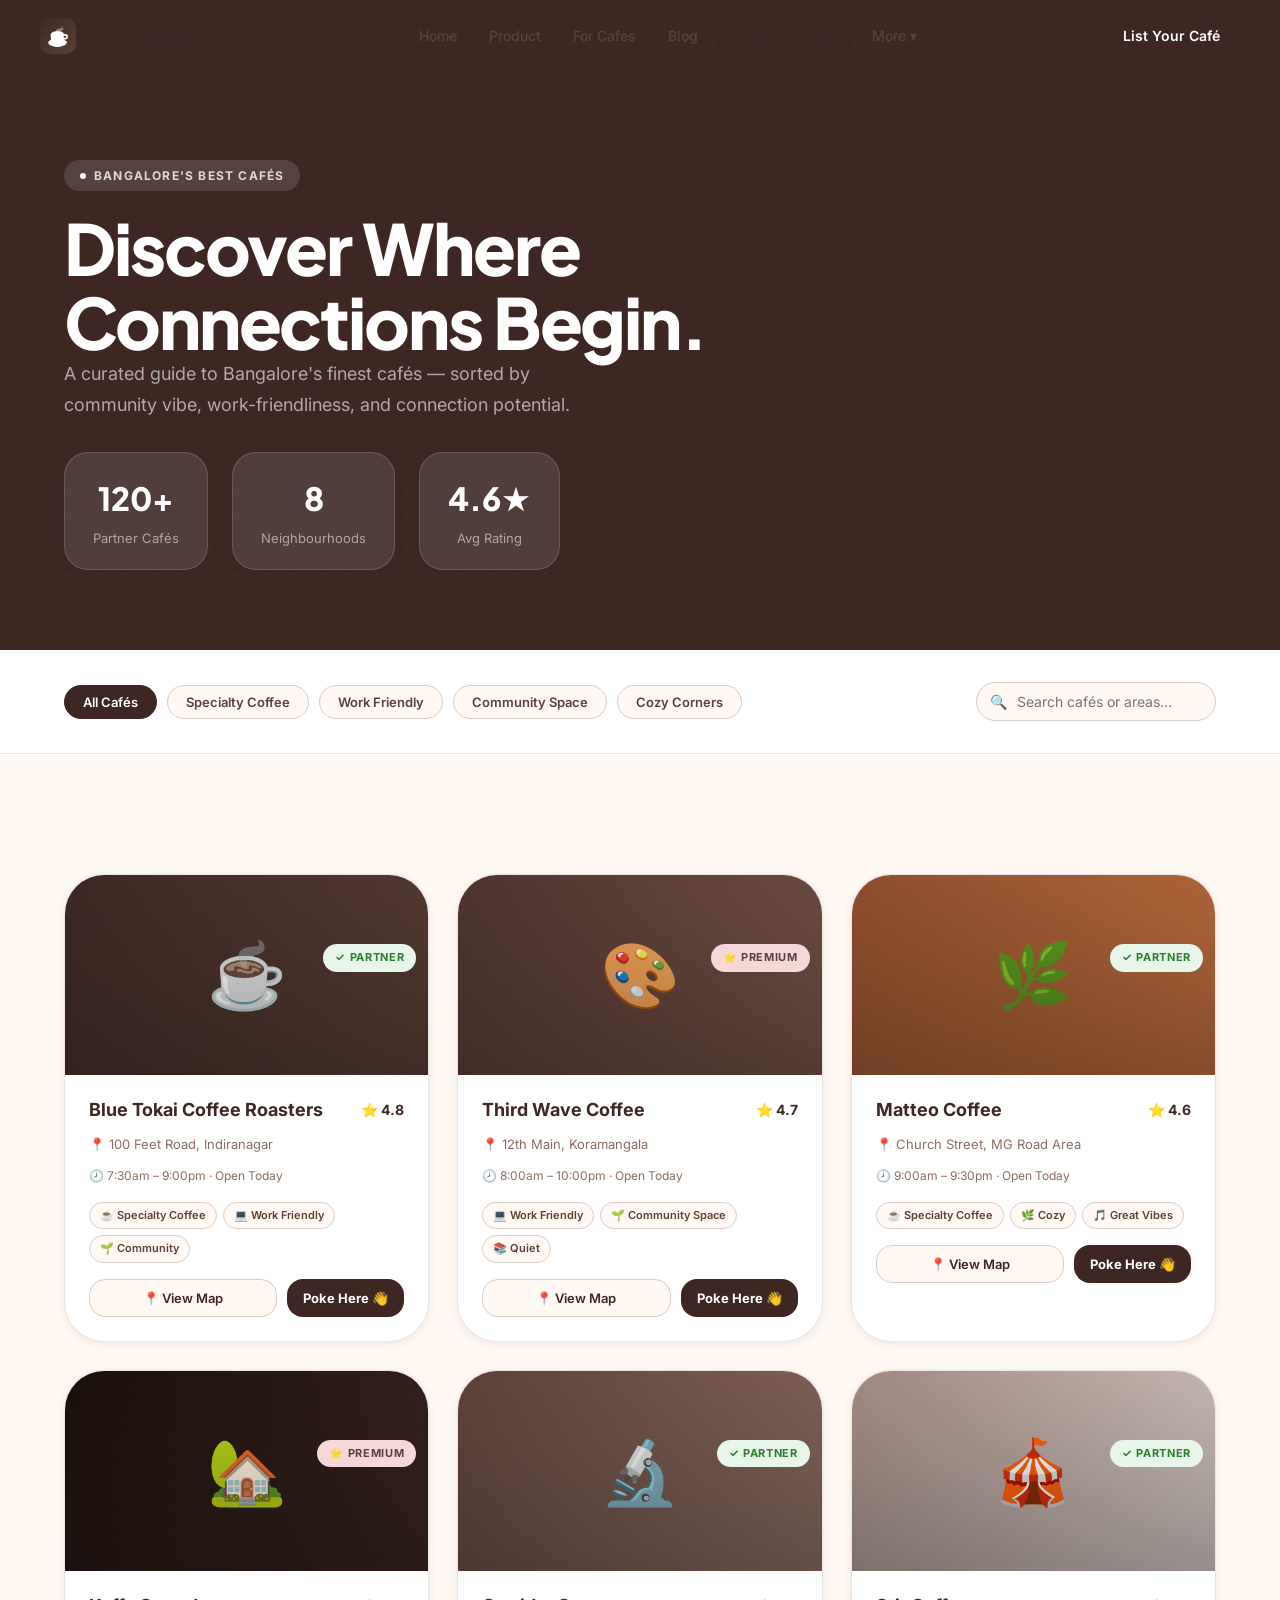
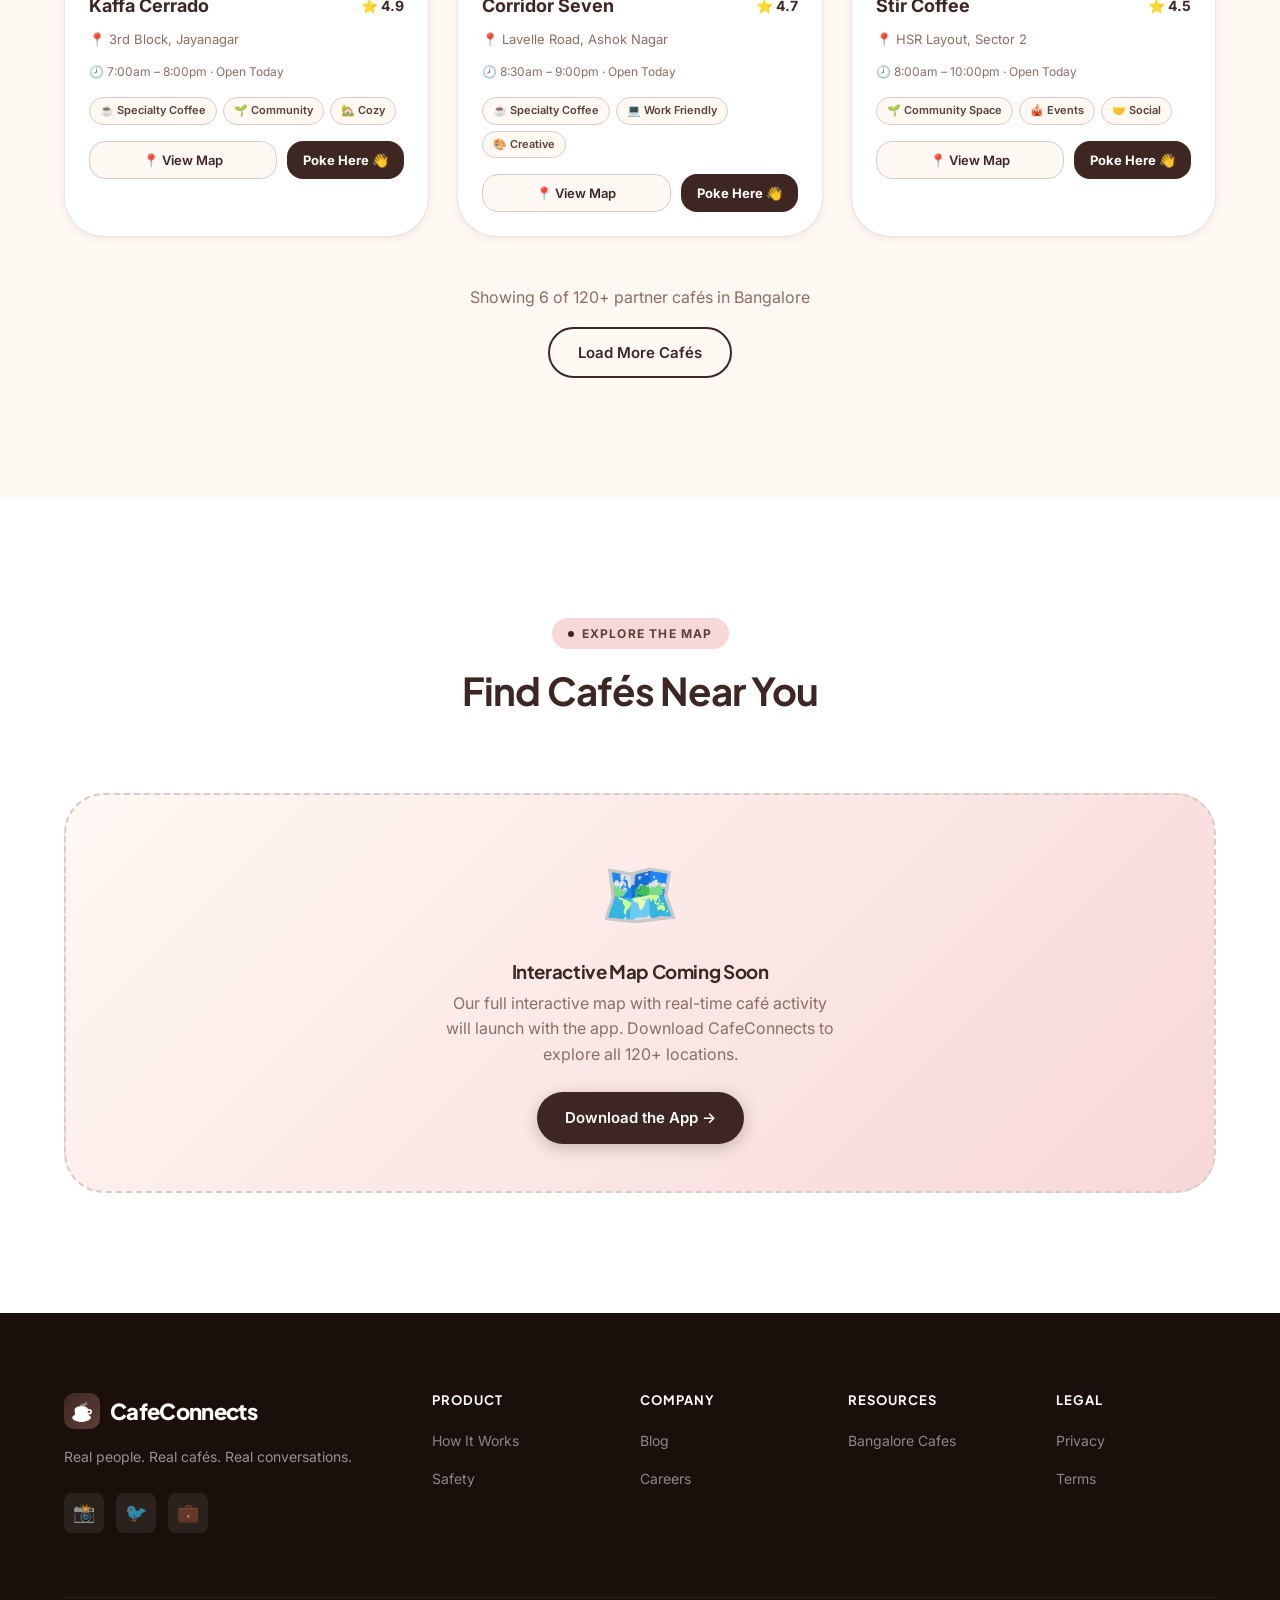
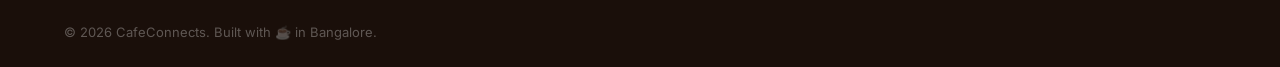
<file: bangalore-cafes.html>
<!DOCTYPE html>
<html lang="en">
<head>
  <meta charset="UTF-8" />
  <meta name="viewport" content="width=device-width, initial-scale=1.0" />
  <title>Bangalore Cafés — CafeConnects</title>
  <meta name="description" content="Discover the best cafés in Bangalore — curated spots for connection, work, community, and great coffee." />
  <link rel="stylesheet" href="styles.css" />
  <style>
    .page-hero { background:var(--espresso); padding:160px 0 80px; position:relative; overflow:hidden; }
    .page-hero-dots { position:absolute; inset:0; background-image:radial-gradient(circle, rgba(255,255,255,0.05) 1px, transparent 1px); background-size:28px 28px; }

    /* Filters */
    .filters-bar { background:var(--white); padding:32px 0; border-bottom:1px solid rgba(215,204,200,0.5); position:sticky; top:72px; z-index:100; }
    .filters-inner { display:flex; align-items:center; gap:16px; flex-wrap:wrap; justify-content:space-between; }
    .filters-left { display:flex; gap:10px; flex-wrap:wrap; }
    .filter-btn { padding:8px 18px; border-radius:var(--radius-full); font-size:13px; font-weight:600; cursor:pointer; background:var(--cream); color:var(--coffee); border:1.5px solid var(--latte); transition:all 0.2s; }
    .filter-btn.active, .filter-btn:hover { background:var(--espresso); color:var(--white); border-color:var(--espresso); }
    .search-wrap { position:relative; }
    .search-wrap input { padding:10px 16px 10px 40px; border-radius:var(--radius-full); border:1.5px solid var(--latte); background:var(--cream); font-size:14px; color:var(--text-primary); width:240px; transition:all 0.2s; }
    .search-wrap input:focus { border-color:var(--coffee); box-shadow:0 0 0 3px rgba(93,64,55,0.1); }
    .search-icon { position:absolute; left:14px; top:50%; transform:translateY(-50%); font-size:14px; pointer-events:none; }

    /* Café Grid */
    .cafes-section { background:var(--cream); }
    .cafes-grid { display:grid; grid-template-columns:repeat(3,1fr); gap:28px; }

    .cafe-card { background:var(--white); border-radius:var(--radius-xl); overflow:hidden; border:1px solid rgba(215,204,200,0.5); box-shadow:var(--shadow-sm); transition:all 0.3s var(--ease-smooth); }
    .cafe-card:hover { box-shadow:var(--shadow-lg); transform:translateY(-6px); border-color:var(--rose); }

    .cafe-image { height:200px; display:flex; align-items:center; justify-content:center; font-size:64px; position:relative; overflow:hidden; }
    .cafe-image-overlay { position:absolute; inset:0; background:linear-gradient(to top, rgba(0,0,0,0.3), transparent); }
    .cafe-image-badge { position:absolute; top:12px; right:12px; z-index:2; }

    .cafe-body { padding:24px; }
    .cafe-header { display:flex; align-items:flex-start; justify-content:space-between; margin-bottom:12px; }
    .cafe-name { font-size:18px; font-weight:700; color:var(--espresso); line-height:1.2; }
    .cafe-rating { display:flex; align-items:center; gap:4px; font-size:14px; font-weight:700; color:var(--espresso); }
    .cafe-address { font-size:13px; color:var(--text-muted); margin-bottom:12px; display:flex; align-items:center; gap:6px; }
    .cafe-timings { font-size:12px; color:var(--text-muted); display:flex; align-items:center; gap:6px; margin-bottom:16px; }
    .cafe-tags { display:flex; gap:6px; flex-wrap:wrap; margin-bottom:16px; }
    .cafe-tag { font-size:11px; font-weight:600; padding:4px 10px; border-radius:var(--radius-full); background:var(--cream); color:var(--coffee); border:1px solid var(--latte); }
    .cafe-footer { display:flex; gap:10px; }
    .cafe-map-btn { flex:1; padding:10px; background:var(--cream); border-radius:var(--radius-md); font-size:13px; font-weight:600; color:var(--espresso); text-align:center; border:1px solid var(--latte); cursor:pointer; transition:all 0.2s; }
    .cafe-map-btn:hover { background:var(--espresso); color:var(--white); border-color:var(--espresso); }
    .cafe-poke-btn { padding:10px 16px; background:var(--espresso); border-radius:var(--radius-md); font-size:13px; font-weight:700; color:var(--white); cursor:pointer; transition:all 0.2s; white-space:nowrap; }
    .cafe-poke-btn:hover { background:var(--coffee); }

    /* Map section */
    .map-section { background:var(--white); }
    .map-placeholder { background:linear-gradient(135deg, var(--cream), var(--rose)); border-radius:var(--radius-xl); height:400px; display:flex; flex-direction:column; align-items:center; justify-content:center; border:2px dashed var(--latte); text-align:center; padding:32px; }

    @media (max-width:1024px) { .cafes-grid{grid-template-columns:repeat(2,1fr)} }
    @media (max-width:768px) { .cafes-grid{grid-template-columns:1fr} .filters-inner{flex-direction:column;align-items:stretch} .search-wrap input{width:100%} }
  </style>
</head>
<body>

  <nav class="navbar" id="navbar">
    <div class="navbar-inner">
      <a href="index.html" class="logo"><div class="logo-icon"></div>CafeConnects</a>
      <div class="nav-links">
        <a href="index.html" class="nav-link">Home</a>
        <a href="product.html" class="nav-link">Product</a>
        <a href="for-cafes.html" class="nav-link">For Cafes</a>
        <a href="blog.html" class="nav-link">Blog</a>
        <a href="bangalore-cafes.html" class="nav-link active">Bangalore Cafes</a>
        <div class="nav-dropdown"><a href="#" class="nav-link">More ▾</a>
          <div class="nav-dropdown-menu">
            <a href="careers.html" class="nav-dropdown-item">Careers</a>
            <a href="collaborations.html" class="nav-dropdown-item">Collaborations</a>
            <a href="safety.html" class="nav-dropdown-item">Safety</a>
          </div>
        </div>
      </div>
      <div class="nav-cta">
        <a href="for-cafes.html" class="btn-nav">List Your Café</a>
        <button class="hamburger" id="hamburger"><span></span><span></span><span></span></button>
      </div>
    </div>
  </nav>
  <div class="mobile-menu" id="mobile-menu">
    <button class="mobile-close" id="mobile-close">✕</button>
    <a href="index.html" class="nav-link">Home</a>
    <a href="product.html" class="nav-link">Product</a>
    <a href="for-cafes.html" class="nav-link">For Cafes</a>
    <a href="blog.html" class="nav-link">Blog</a>
    <a href="bangalore-cafes.html" class="nav-link active">Bangalore Cafes</a>
  </div>

  <!-- HERO -->
  <section class="page-hero">
    <div class="page-hero-dots"></div>
    <div class="container">
      <div style="position:relative;z-index:2">
        <div class="eyebrow reveal" style="background:rgba(255,255,255,0.12);color:rgba(255,255,255,0.8)"><span class="eyebrow-dot" style="background:#fff"></span>Bangalore's Best Cafés</div>
        <h1 class="display-lg reveal" style="color:var(--white)">Discover Where <br/>Connections Begin.</h1>
        <p class="body-lg reveal reveal-delay-1" style="color:rgba(255,255,255,0.6);max-width:560px">A curated guide to Bangalore's finest cafés — sorted by community vibe, work-friendliness, and connection potential.</p>
        <div class="flex gap-24 mt-32 reveal reveal-delay-2" style="flex-wrap:wrap">
          <div class="stat-card" style="background:rgba(255,255,255,0.1);border-color:rgba(255,255,255,0.15);padding:20px 28px;min-width:120px">
            <div style="font-family:var(--font-display);font-size:32px;font-weight:800;color:var(--white)">120+</div>
            <div style="font-size:13px;color:rgba(255,255,255,0.55);margin-top:4px">Partner Cafés</div>
          </div>
          <div class="stat-card" style="background:rgba(255,255,255,0.1);border-color:rgba(255,255,255,0.15);padding:20px 28px;min-width:120px">
            <div style="font-family:var(--font-display);font-size:32px;font-weight:800;color:var(--white)">8</div>
            <div style="font-size:13px;color:rgba(255,255,255,0.55);margin-top:4px">Neighbourhoods</div>
          </div>
          <div class="stat-card" style="background:rgba(255,255,255,0.1);border-color:rgba(255,255,255,0.15);padding:20px 28px;min-width:120px">
            <div style="font-family:var(--font-display);font-size:32px;font-weight:800;color:var(--white)">4.6★</div>
            <div style="font-size:13px;color:rgba(255,255,255,0.55);margin-top:4px">Avg Rating</div>
          </div>
        </div>
      </div>
    </div>
  </section>

  <!-- FILTERS -->
  <div class="filters-bar">
    <div class="container">
      <div class="filters-inner">
        <div class="filters-left">
          <button class="filter-btn active" data-filter="all">All Cafés</button>
          <button class="filter-btn" data-filter="coffee">Specialty Coffee</button>
          <button class="filter-btn" data-filter="work">Work Friendly</button>
          <button class="filter-btn" data-filter="community">Community Space</button>
          <button class="filter-btn" data-filter="cozy">Cozy Corners</button>
        </div>
        <div class="search-wrap">
          <span class="search-icon">🔍</span>
          <input type="text" placeholder="Search cafés or areas…" id="cafe-search" />
        </div>
      </div>
    </div>
  </div>

  <!-- CAFES GRID -->
  <section class="cafes-section section">
    <div class="container">
      <div class="cafes-grid" id="cafes-grid">

        <!-- Café 1 -->
        <div class="cafe-card reveal" data-category="coffee work">
          <div class="cafe-image" style="background:linear-gradient(135deg,#3E2723,#5D4037)">
            ☕
            <div class="cafe-image-overlay"></div>
            <div class="cafe-image-badge"><span class="badge badge-green">✓ Partner</span></div>
          </div>
          <div class="cafe-body">
            <div class="cafe-header">
              <div class="cafe-name">Blue Tokai Coffee Roasters</div>
              <div class="cafe-rating">⭐ 4.8</div>
            </div>
            <div class="cafe-address">📍 100 Feet Road, Indiranagar</div>
            <div class="cafe-timings">🕗 7:30am – 9:00pm · Open Today</div>
            <div class="cafe-tags">
              <span class="cafe-tag">☕ Specialty Coffee</span>
              <span class="cafe-tag">💻 Work Friendly</span>
              <span class="cafe-tag">🌱 Community</span>
            </div>
            <div class="cafe-footer">
              <button class="cafe-map-btn">📍 View Map</button>
              <button class="cafe-poke-btn">Poke Here 👋</button>
            </div>
          </div>
        </div>

        <!-- Café 2 -->
        <div class="cafe-card reveal reveal-delay-1" data-category="work community">
          <div class="cafe-image" style="background:linear-gradient(135deg,#4E342E,#795548)">
            🎨
            <div class="cafe-image-overlay"></div>
            <div class="cafe-image-badge"><span class="badge badge-rose">⭐ Premium</span></div>
          </div>
          <div class="cafe-body">
            <div class="cafe-header">
              <div class="cafe-name">Third Wave Coffee</div>
              <div class="cafe-rating">⭐ 4.7</div>
            </div>
            <div class="cafe-address">📍 12th Main, Koramangala</div>
            <div class="cafe-timings">🕗 8:00am – 10:00pm · Open Today</div>
            <div class="cafe-tags">
              <span class="cafe-tag">💻 Work Friendly</span>
              <span class="cafe-tag">🌱 Community Space</span>
              <span class="cafe-tag">📚 Quiet</span>
            </div>
            <div class="cafe-footer">
              <button class="cafe-map-btn">📍 View Map</button>
              <button class="cafe-poke-btn">Poke Here 👋</button>
            </div>
          </div>
        </div>

        <!-- Café 3 -->
        <div class="cafe-card reveal reveal-delay-2" data-category="coffee cozy">
          <div class="cafe-image" style="background:linear-gradient(135deg,#8D4E2D,#BF6F3E)">
            🌿
            <div class="cafe-image-overlay"></div>
            <div class="cafe-image-badge"><span class="badge badge-green">✓ Partner</span></div>
          </div>
          <div class="cafe-body">
            <div class="cafe-header">
              <div class="cafe-name">Matteo Coffee</div>
              <div class="cafe-rating">⭐ 4.6</div>
            </div>
            <div class="cafe-address">📍 Church Street, MG Road Area</div>
            <div class="cafe-timings">🕗 9:00am – 9:30pm · Open Today</div>
            <div class="cafe-tags">
              <span class="cafe-tag">☕ Specialty Coffee</span>
              <span class="cafe-tag">🌿 Cozy</span>
              <span class="cafe-tag">🎵 Great Vibes</span>
            </div>
            <div class="cafe-footer">
              <button class="cafe-map-btn">📍 View Map</button>
              <button class="cafe-poke-btn">Poke Here 👋</button>
            </div>
          </div>
        </div>

        <!-- Café 4 -->
        <div class="cafe-card reveal" data-category="community work">
          <div class="cafe-image" style="background:linear-gradient(135deg,#1A0F0A,#3E2723)">
            🏡
            <div class="cafe-image-overlay"></div>
            <div class="cafe-image-badge"><span class="badge badge-rose">⭐ Premium</span></div>
          </div>
          <div class="cafe-body">
            <div class="cafe-header">
              <div class="cafe-name">Kaffa Cerrado</div>
              <div class="cafe-rating">⭐ 4.9</div>
            </div>
            <div class="cafe-address">📍 3rd Block, Jayanagar</div>
            <div class="cafe-timings">🕗 7:00am – 8:00pm · Open Today</div>
            <div class="cafe-tags">
              <span class="cafe-tag">☕ Specialty Coffee</span>
              <span class="cafe-tag">🌱 Community</span>
              <span class="cafe-tag">🏡 Cozy</span>
            </div>
            <div class="cafe-footer">
              <button class="cafe-map-btn">📍 View Map</button>
              <button class="cafe-poke-btn">Poke Here 👋</button>
            </div>
          </div>
        </div>

        <!-- Café 5 -->
        <div class="cafe-card reveal reveal-delay-1" data-category="coffee work">
          <div class="cafe-image" style="background:linear-gradient(135deg,#5D4037,#8D6E63)">
            🔬
            <div class="cafe-image-overlay"></div>
            <div class="cafe-image-badge"><span class="badge badge-green">✓ Partner</span></div>
          </div>
          <div class="cafe-body">
            <div class="cafe-header">
              <div class="cafe-name">Corridor Seven</div>
              <div class="cafe-rating">⭐ 4.7</div>
            </div>
            <div class="cafe-address">📍 Lavelle Road, Ashok Nagar</div>
            <div class="cafe-timings">🕗 8:30am – 9:00pm · Open Today</div>
            <div class="cafe-tags">
              <span class="cafe-tag">☕ Specialty Coffee</span>
              <span class="cafe-tag">💻 Work Friendly</span>
              <span class="cafe-tag">🎨 Creative</span>
            </div>
            <div class="cafe-footer">
              <button class="cafe-map-btn">📍 View Map</button>
              <button class="cafe-poke-btn">Poke Here 👋</button>
            </div>
          </div>
        </div>

        <!-- Café 6 -->
        <div class="cafe-card reveal reveal-delay-2" data-category="community cozy">
          <div class="cafe-image" style="background:linear-gradient(135deg,#A1887F,#D7CCC8)">
            🎪
            <div class="cafe-image-overlay"></div>
            <div class="cafe-image-badge"><span class="badge badge-green">✓ Partner</span></div>
          </div>
          <div class="cafe-body">
            <div class="cafe-header">
              <div class="cafe-name">Stir Coffee</div>
              <div class="cafe-rating">⭐ 4.5</div>
            </div>
            <div class="cafe-address">📍 HSR Layout, Sector 2</div>
            <div class="cafe-timings">🕗 8:00am – 10:00pm · Open Today</div>
            <div class="cafe-tags">
              <span class="cafe-tag">🌱 Community Space</span>
              <span class="cafe-tag">🎪 Events</span>
              <span class="cafe-tag">🤝 Social</span>
            </div>
            <div class="cafe-footer">
              <button class="cafe-map-btn">📍 View Map</button>
              <button class="cafe-poke-btn">Poke Here 👋</button>
            </div>
          </div>
        </div>

      </div>

      <div class="text-center mt-48 reveal">
        <p style="color:var(--text-muted);margin-bottom:16px">Showing 6 of 120+ partner cafés in Bangalore</p>
        <button class="btn btn-secondary">Load More Cafés</button>
      </div>
    </div>
  </section>

  <!-- MAP SECTION -->
  <section class="map-section section">
    <div class="container">
      <div class="section-header reveal">
        <div class="eyebrow"><span class="eyebrow-dot"></span>Explore the Map</div>
        <h2 class="display-sm">Find Cafés Near You</h2>
      </div>
      <div class="map-placeholder reveal">
        <div style="font-size:64px;margin-bottom:16px">🗺️</div>
        <h3 style="color:var(--espresso);margin-bottom:8px">Interactive Map Coming Soon</h3>
        <p style="color:var(--text-muted);max-width:400px">Our full interactive map with real-time café activity will launch with the app. Download CafeConnects to explore all 120+ locations.</p>
        <a href="index.html#download" class="btn btn-primary mt-24">Download the App →</a>
      </div>
    </div>
  </section>

  <!-- FOOTER -->
  <footer class="footer" id="contact">
    <div class="container">
      <div class="footer-grid">
        <div class="footer-brand"><a href="index.html" class="logo"><div class="logo-icon"></div>CafeConnects</a><p class="footer-desc mt-16">Real people. Real cafés. Real conversations.</p><div class="footer-social mt-24"><a href="#" class="social-icon">📸</a><a href="#" class="social-icon">🐦</a><a href="#" class="social-icon">💼</a></div></div>
        <div class="footer-col"><h4>Product</h4><ul class="footer-links"><li><a href="product.html" class="footer-link">How It Works</a></li><li><a href="safety.html" class="footer-link">Safety</a></li></ul></div>
        <div class="footer-col"><h4>Company</h4><ul class="footer-links"><li><a href="blog.html" class="footer-link">Blog</a></li><li><a href="careers.html" class="footer-link">Careers</a></li></ul></div>
        <div class="footer-col"><h4>Resources</h4><ul class="footer-links"><li><a href="bangalore-cafes.html" class="footer-link">Bangalore Cafes</a></li></ul></div>
        <div class="footer-col"><h4>Legal</h4><ul class="footer-links"><li><a href="privacy-policy.html" class="footer-link">Privacy</a></li><li><a href="terms.html" class="footer-link">Terms</a></li></ul></div>
      </div>
      <div class="footer-bottom"><p class="footer-copyright">© 2026 CafeConnects. Built with ☕ in Bangalore.</p></div>
    </div>
  </footer>

  <script src="shared.js"></script>
  <script>
    document.querySelectorAll('.filter-btn').forEach(btn => {
      btn.addEventListener('click', () => {
        document.querySelectorAll('.filter-btn').forEach(b => b.classList.remove('active'));
        btn.classList.add('active');
        const filter = btn.dataset.filter;
        document.querySelectorAll('.cafe-card').forEach(card => {
          if (filter === 'all' || card.dataset.category?.includes(filter)) {
            card.style.display = '';
          } else {
            card.style.display = 'none';
          }
        });
      });
    });

    document.getElementById('cafe-search')?.addEventListener('input', function() {
      const q = this.value.toLowerCase();
      document.querySelectorAll('.cafe-card').forEach(card => {
        const text = card.textContent.toLowerCase();
        card.style.display = text.includes(q) ? '' : 'none';
      });
    });
  </script>
</body>
</html>
</file>
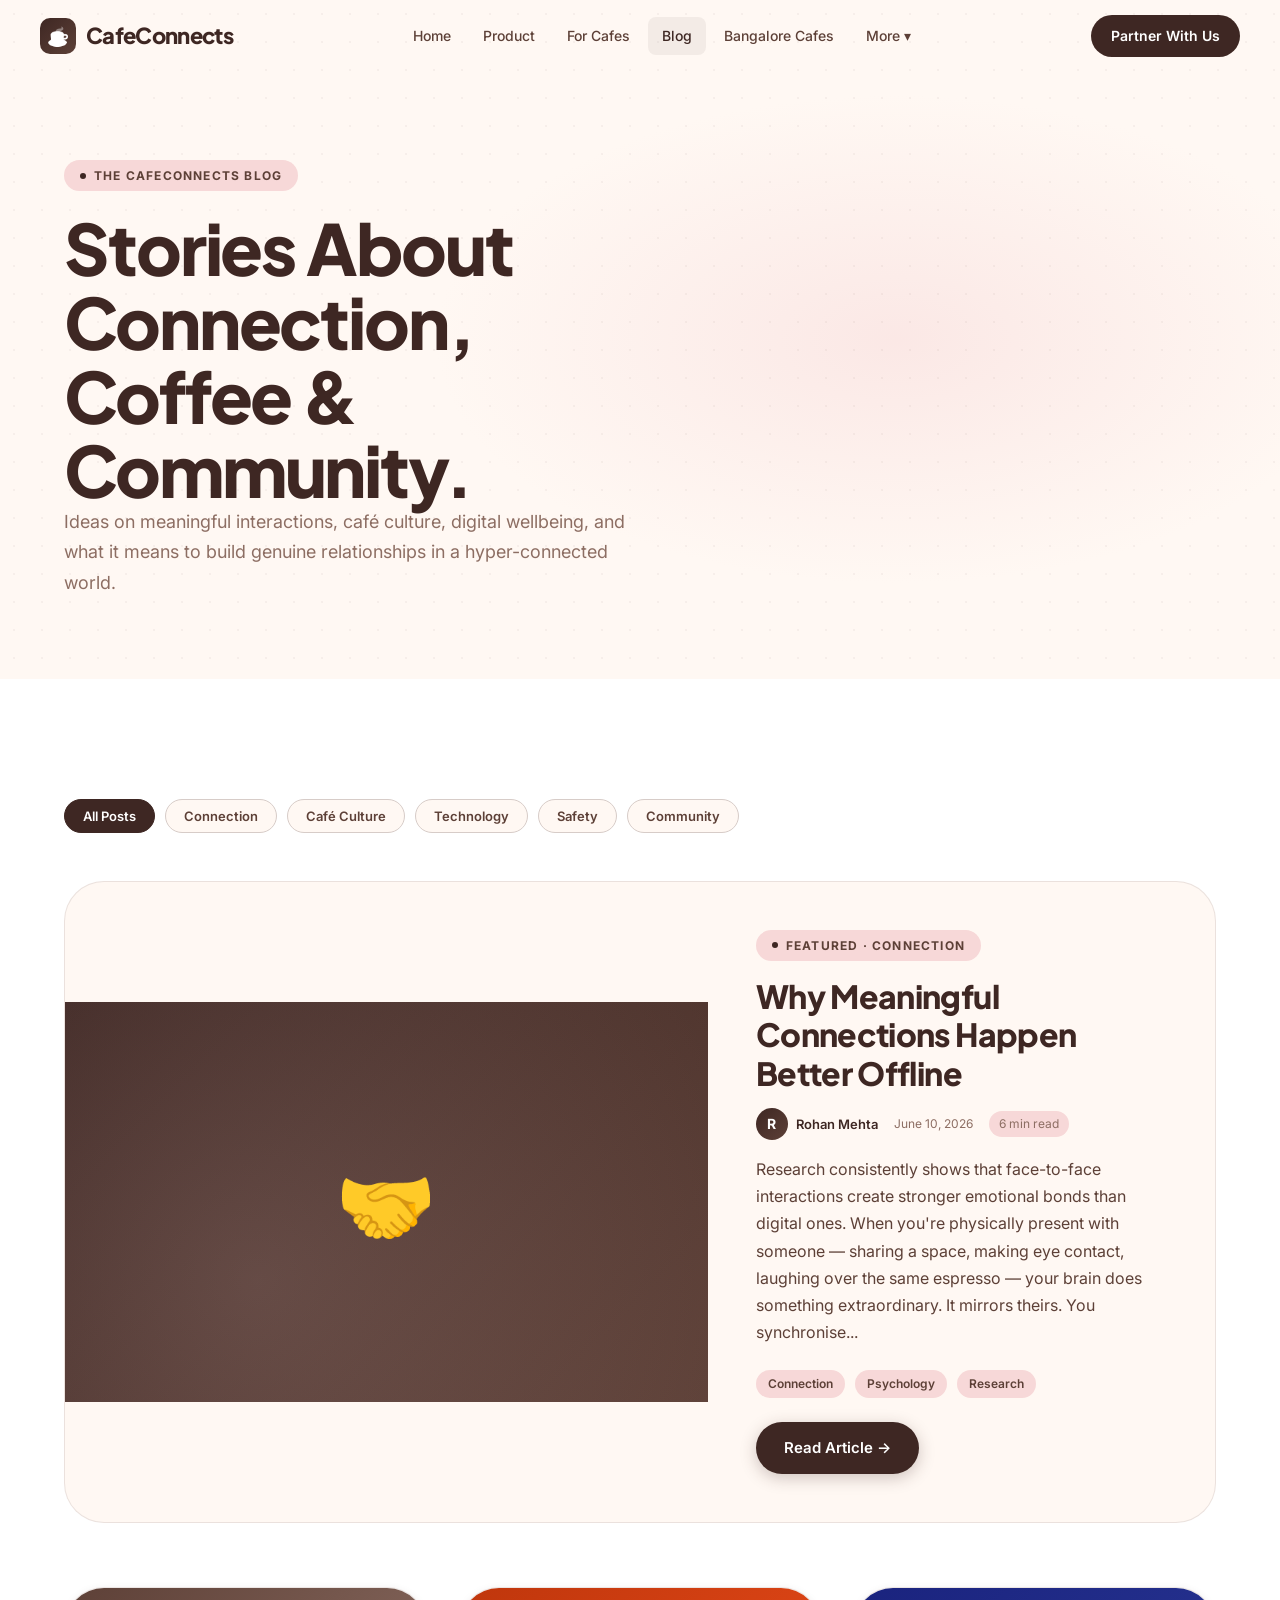
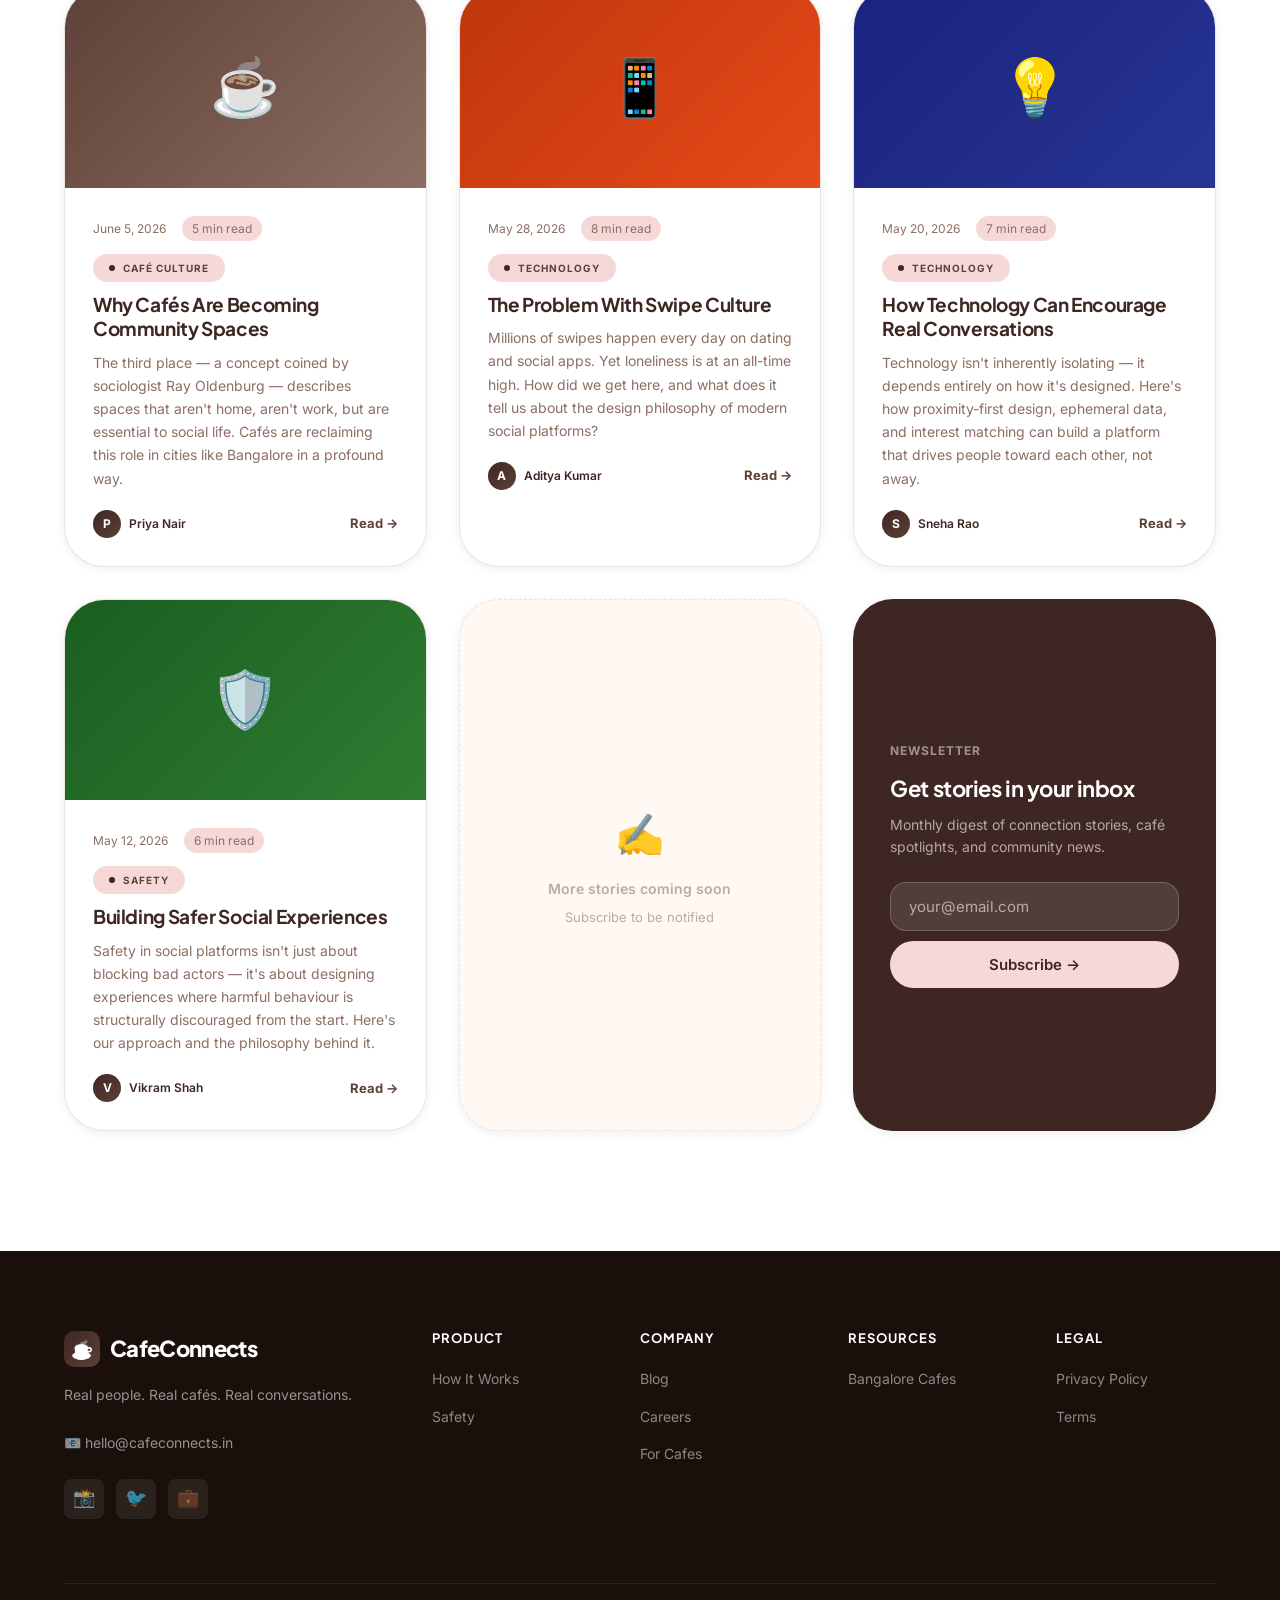
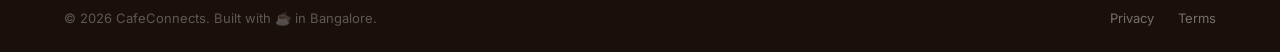
<file: blog.html>
<!DOCTYPE html>
<html lang="en">
<head>
  <meta charset="UTF-8" />
  <meta name="viewport" content="width=device-width, initial-scale=1.0" />
  <title>Blog — CafeConnects</title>
  <meta name="description" content="Stories, insights, and ideas about meaningful connection, café culture, and the future of social interaction." />
  <link rel="stylesheet" href="styles.css" />
  <style>
    .page-hero { background:var(--cream); padding:160px 0 80px; position:relative; overflow:hidden; }
    .page-hero-bg { position:absolute; inset:0; background:radial-gradient(ellipse 60% 60% at 70% 50%, rgba(247,216,216,0.5) 0%, transparent 60%); }
    .page-hero-dots { position:absolute; inset:0; background-image:radial-gradient(circle, rgba(93,64,55,0.05) 1px, transparent 1px); background-size:28px 28px; }

    .blog-section { background:var(--white); }

    /* Featured post */
    .blog-featured { display:grid; grid-template-columns:1.4fr 1fr; gap:48px; align-items:center; margin-bottom:64px; background:var(--cream); border-radius:var(--radius-xl); overflow:hidden; border:1px solid rgba(215,204,200,0.5); }
    .blog-featured-image { height:400px; background:linear-gradient(135deg, var(--espresso) 0%, var(--coffee) 100%); display:flex; align-items:center; justify-content:center; font-size:80px; position:relative; overflow:hidden; }
    .blog-featured-image::before { content:''; position:absolute; inset:0; background:radial-gradient(circle at 30% 70%, rgba(247,216,216,0.15), transparent); }
    .blog-featured-image .img-emoji { position:relative; z-index:1; }
    .blog-featured-content { padding:48px 48px 48px 0; }
    .blog-featured-content .eyebrow { margin-bottom:16px; }
    .blog-featured-content h2 { font-size:32px; font-weight:800; color:var(--espresso); margin-bottom:16px; line-height:1.2; }
    .blog-featured-content p { font-size:16px; color:var(--text-secondary); line-height:1.7; margin-bottom:24px; }
    .blog-meta { display:flex; align-items:center; gap:16px; margin-bottom:16px; flex-wrap:wrap; }
    .blog-author { display:flex; align-items:center; gap:8px; }
    .blog-avatar { width:32px; height:32px; border-radius:50%; display:flex; align-items:center; justify-content:center; font-size:14px; font-weight:700; color:var(--white); background:var(--grad-warm); flex-shrink:0; }
    .blog-author-name { font-size:13px; font-weight:600; color:var(--espresso); }
    .blog-date { font-size:12px; color:var(--text-muted); }
    .blog-read-time { font-size:12px; color:var(--text-muted); background:var(--rose); padding:3px 10px; border-radius:var(--radius-full); }

    /* Blog grid */
    .blog-grid { display:grid; grid-template-columns:repeat(3,1fr); gap:32px; }
    .blog-card { background:var(--white); border-radius:var(--radius-xl); border:1px solid rgba(215,204,200,0.5); overflow:hidden; box-shadow:var(--shadow-sm); transition:all 0.3s var(--ease-smooth); }
    .blog-card:hover { box-shadow:var(--shadow-lg); transform:translateY(-6px); border-color:var(--rose); }
    .blog-card-image { height:200px; display:flex; align-items:center; justify-content:center; font-size:56px; position:relative; overflow:hidden; }
    .blog-card-body { padding:28px; }
    .blog-card-body h3 { font-size:19px; font-weight:700; color:var(--espresso); margin-bottom:10px; line-height:1.3; }
    .blog-card-body p  { font-size:14px; color:var(--text-muted); line-height:1.65; margin-bottom:20px; }
    .blog-card-footer { display:flex; align-items:center; justify-content:space-between; }
    .read-more { font-size:13px; font-weight:700; color:var(--coffee); }
    .read-more:hover { color:var(--espresso); }

    /* Categories */
    .categories { display:flex; gap:10px; flex-wrap:wrap; margin-bottom:48px; }
    .cat-btn { padding:8px 18px; border-radius:var(--radius-full); font-size:13px; font-weight:600; cursor:pointer; transition:all 0.2s; background:var(--cream); color:var(--coffee); border:1px solid var(--latte); }
    .cat-btn.active, .cat-btn:hover { background:var(--espresso); color:var(--white); border-color:var(--espresso); }

    /* Newsletter inline */
    .blog-newsletter { background:var(--espresso); border-radius:var(--radius-xl); padding:48px; text-align:center; margin-top:80px; }
    .blog-newsletter h3 { color:var(--white); font-size:28px; margin-bottom:12px; }
    .blog-newsletter p  { color:rgba(255,255,255,0.6); margin-bottom:24px; }
    .blog-newsletter-form { display:flex; gap:12px; max-width:480px; margin:0 auto; }

    @media (max-width:1024px) { .blog-grid{grid-template-columns:repeat(2,1fr)} .blog-featured{grid-template-columns:1fr} }
    @media (max-width:768px) { .blog-grid{grid-template-columns:1fr} .blog-featured-content{padding:32px} .blog-featured-image{height:240px} .blog-newsletter-form{flex-direction:column} }
  </style>
</head>
<body>

  <nav class="navbar" id="navbar">
    <div class="navbar-inner">
      <a href="index.html" class="logo"><div class="logo-icon"></div>CafeConnects</a>
      <div class="nav-links">
        <a href="index.html" class="nav-link">Home</a>
        <a href="product.html" class="nav-link">Product</a>
        <a href="for-cafes.html" class="nav-link">For Cafes</a>
        <a href="blog.html" class="nav-link active">Blog</a>
        <a href="bangalore-cafes.html" class="nav-link">Bangalore Cafes</a>
        <div class="nav-dropdown">
          <a href="#" class="nav-link">More ▾</a>
          <div class="nav-dropdown-menu">
            <a href="careers.html" class="nav-dropdown-item">Careers</a>
            <a href="collaborations.html" class="nav-dropdown-item">Collaborations</a>
            <a href="safety.html" class="nav-dropdown-item">Safety</a>
            <a href="privacy-policy.html" class="nav-dropdown-item">Privacy Policy</a>
            <a href="terms.html" class="nav-dropdown-item">Terms</a>
          </div>
        </div>
      </div>
      <div class="nav-cta">
        <a href="for-cafes.html" class="btn-nav">Partner With Us</a>
        <button class="hamburger" id="hamburger"><span></span><span></span><span></span></button>
      </div>
    </div>
  </nav>
  <div class="mobile-menu" id="mobile-menu">
    <button class="mobile-close" id="mobile-close">✕</button>
    <a href="index.html" class="nav-link">Home</a>
    <a href="product.html" class="nav-link">Product</a>
    <a href="for-cafes.html" class="nav-link">For Cafes</a>
    <a href="blog.html" class="nav-link active">Blog</a>
    <a href="bangalore-cafes.html" class="nav-link">Bangalore Cafes</a>
  </div>

  <!-- HERO -->
  <section class="page-hero">
    <div class="page-hero-bg"></div>
    <div class="page-hero-dots"></div>
    <div class="container">
      <div style="position:relative;z-index:2;max-width:600px">
        <div class="eyebrow reveal"><span class="eyebrow-dot"></span>The CafeConnects Blog</div>
        <h1 class="display-lg reveal" style="color:var(--espresso)">Stories About Connection, Coffee & Community.</h1>
        <p class="body-lg reveal reveal-delay-1" style="color:var(--text-muted)">Ideas on meaningful interactions, café culture, digital wellbeing, and what it means to build genuine relationships in a hyper-connected world.</p>
      </div>
    </div>
  </section>

  <!-- BLOG -->
  <section class="blog-section section">
    <div class="container">

      <!-- Category filters -->
      <div class="categories reveal">
        <button class="cat-btn active">All Posts</button>
        <button class="cat-btn">Connection</button>
        <button class="cat-btn">Café Culture</button>
        <button class="cat-btn">Technology</button>
        <button class="cat-btn">Safety</button>
        <button class="cat-btn">Community</button>
      </div>

      <!-- Featured Post -->
      <div class="blog-featured reveal">
        <div class="blog-featured-image">
          <span class="img-emoji">🤝</span>
        </div>
        <div class="blog-featured-content">
          <div class="eyebrow"><span class="eyebrow-dot"></span>Featured · Connection</div>
          <h2>Why Meaningful Connections Happen Better Offline</h2>
          <div class="blog-meta">
            <div class="blog-author">
              <div class="blog-avatar">R</div>
              <span class="blog-author-name">Rohan Mehta</span>
            </div>
            <span class="blog-date">June 10, 2026</span>
            <span class="blog-read-time">6 min read</span>
          </div>
          <p>Research consistently shows that face-to-face interactions create stronger emotional bonds than digital ones. When you're physically present with someone — sharing a space, making eye contact, laughing over the same espresso — your brain does something extraordinary. It mirrors theirs. You synchronise...</p>
          <div>
            <span class="tag">Connection</span>
            <span class="tag" style="margin-left:6px">Psychology</span>
            <span class="tag" style="margin-left:6px">Research</span>
          </div>
          <a href="#" class="btn btn-primary mt-24">Read Article →</a>
        </div>
      </div>

      <!-- Blog Grid -->
      <div class="blog-grid">

        <!-- Article 2 -->
        <div class="blog-card reveal">
          <div class="blog-card-image" style="background:linear-gradient(135deg, #5D4037, #8D6E63)">
            ☕
          </div>
          <div class="blog-card-body">
            <div class="blog-meta" style="margin-bottom:12px">
              <span class="blog-date">June 5, 2026</span>
              <span class="blog-read-time">5 min read</span>
            </div>
            <div class="eyebrow" style="margin-bottom:10px;font-size:10px"><span class="eyebrow-dot"></span>Café Culture</div>
            <h3>Why Cafés Are Becoming Community Spaces</h3>
            <p>The third place — a concept coined by sociologist Ray Oldenburg — describes spaces that aren't home, aren't work, but are essential to social life. Cafés are reclaiming this role in cities like Bangalore in a profound way.</p>
            <div class="blog-card-footer">
              <div class="blog-author">
                <div class="blog-avatar" style="width:28px;height:28px;font-size:12px">P</div>
                <span class="blog-author-name" style="font-size:12px">Priya Nair</span>
              </div>
              <a href="#" class="read-more">Read →</a>
            </div>
          </div>
        </div>

        <!-- Article 3 -->
        <div class="blog-card reveal reveal-delay-1">
          <div class="blog-card-image" style="background:linear-gradient(135deg, #BF360C, #E64A19)">
            📱
          </div>
          <div class="blog-card-body">
            <div class="blog-meta" style="margin-bottom:12px">
              <span class="blog-date">May 28, 2026</span>
              <span class="blog-read-time">8 min read</span>
            </div>
            <div class="eyebrow" style="margin-bottom:10px;font-size:10px"><span class="eyebrow-dot"></span>Technology</div>
            <h3>The Problem With Swipe Culture</h3>
            <p>Millions of swipes happen every day on dating and social apps. Yet loneliness is at an all-time high. How did we get here, and what does it tell us about the design philosophy of modern social platforms?</p>
            <div class="blog-card-footer">
              <div class="blog-author">
                <div class="blog-avatar" style="width:28px;height:28px;font-size:12px">A</div>
                <span class="blog-author-name" style="font-size:12px">Aditya Kumar</span>
              </div>
              <a href="#" class="read-more">Read →</a>
            </div>
          </div>
        </div>

        <!-- Article 4 -->
        <div class="blog-card reveal reveal-delay-2">
          <div class="blog-card-image" style="background:linear-gradient(135deg, #1A237E, #283593)">
            💡
          </div>
          <div class="blog-card-body">
            <div class="blog-meta" style="margin-bottom:12px">
              <span class="blog-date">May 20, 2026</span>
              <span class="blog-read-time">7 min read</span>
            </div>
            <div class="eyebrow" style="margin-bottom:10px;font-size:10px"><span class="eyebrow-dot"></span>Technology</div>
            <h3>How Technology Can Encourage Real Conversations</h3>
            <p>Technology isn't inherently isolating — it depends entirely on how it's designed. Here's how proximity-first design, ephemeral data, and interest matching can build a platform that drives people toward each other, not away.</p>
            <div class="blog-card-footer">
              <div class="blog-author">
                <div class="blog-avatar" style="width:28px;height:28px;font-size:12px">S</div>
                <span class="blog-author-name" style="font-size:12px">Sneha Rao</span>
              </div>
              <a href="#" class="read-more">Read →</a>
            </div>
          </div>
        </div>

        <!-- Article 5 -->
        <div class="blog-card reveal">
          <div class="blog-card-image" style="background:linear-gradient(135deg, #1B5E20, #2E7D32)">
            🛡️
          </div>
          <div class="blog-card-body">
            <div class="blog-meta" style="margin-bottom:12px">
              <span class="blog-date">May 12, 2026</span>
              <span class="blog-read-time">6 min read</span>
            </div>
            <div class="eyebrow" style="margin-bottom:10px;font-size:10px"><span class="eyebrow-dot"></span>Safety</div>
            <h3>Building Safer Social Experiences</h3>
            <p>Safety in social platforms isn't just about blocking bad actors — it's about designing experiences where harmful behaviour is structurally discouraged from the start. Here's our approach and the philosophy behind it.</p>
            <div class="blog-card-footer">
              <div class="blog-author">
                <div class="blog-avatar" style="width:28px;height:28px;font-size:12px">V</div>
                <span class="blog-author-name" style="font-size:12px">Vikram Shah</span>
              </div>
              <a href="#" class="read-more">Read →</a>
            </div>
          </div>
        </div>

        <!-- Placeholder cards -->
        <div class="blog-card reveal reveal-delay-1" style="display:flex;align-items:center;justify-content:center;min-height:300px;background:var(--cream);border-style:dashed">
          <div style="text-align:center;color:var(--text-light);padding:32px">
            <div style="font-size:40px;margin-bottom:12px">✍️</div>
            <p style="font-size:14px;font-weight:600">More stories coming soon</p>
            <p style="font-size:13px;margin-top:6px">Subscribe to be notified</p>
          </div>
        </div>

        <div class="blog-card reveal reveal-delay-2" style="background:var(--espresso);border-color:transparent">
          <div style="padding:36px;height:100%;display:flex;flex-direction:column;justify-content:center">
            <p style="color:rgba(255,255,255,0.5);font-size:12px;font-weight:700;letter-spacing:0.08em;text-transform:uppercase;margin-bottom:16px">Newsletter</p>
            <h3 style="color:var(--white);font-size:22px;margin-bottom:12px">Get stories in your inbox</h3>
            <p style="color:rgba(255,255,255,0.6);font-size:14px;margin-bottom:24px">Monthly digest of connection stories, café spotlights, and community news.</p>
            <form data-form="blog-newsletter" action="https://api.web3forms.com/submit" method="POST" style="display:flex;flex-direction:column;gap:10px">
              <input type="hidden" name="access_key" value="f829e437-bf4c-4989-a103-a09cf7e86753" />
              <input type="hidden" name="subject" value="Newsletter Signup (Blog) — CafeConnects" />
              <input type="hidden" name="from_name" value="CafeConnects Website" />
              <input type="hidden" name="redirect" value="false" />
              <input type="checkbox" name="botcheck" style="display:none" />
              <input type="email" name="email" class="form-input" placeholder="your@email.com" required style="background:rgba(255,255,255,0.1);border-color:rgba(255,255,255,0.2);color:var(--white);" />
              <button type="submit" class="btn btn-rose">Subscribe →</button>
            </form>
          </div>
        </div>
      </div>
    </div>
  </section>

  <!-- FOOTER -->
  <footer class="footer" id="contact">
    <div class="container">
      <div class="footer-grid">
        <div class="footer-brand">
          <a href="index.html" class="logo"><div class="logo-icon"></div>CafeConnects</a>
          <p class="footer-desc mt-16">Real people. Real cafés. Real conversations.</p>
          <p class="footer-desc"><a href="mailto:hello@cafeconnects.in" style="color:rgba(255,255,255,0.55)">📧 hello@cafeconnects.in</a></p>
          <div class="footer-social mt-24"><a href="#" class="social-icon">📸</a><a href="#" class="social-icon">🐦</a><a href="#" class="social-icon">💼</a></div>
        </div>
        <div class="footer-col"><h4>Product</h4><ul class="footer-links"><li><a href="product.html" class="footer-link">How It Works</a></li><li><a href="safety.html" class="footer-link">Safety</a></li></ul></div>
        <div class="footer-col"><h4>Company</h4><ul class="footer-links"><li><a href="blog.html" class="footer-link">Blog</a></li><li><a href="careers.html" class="footer-link">Careers</a></li><li><a href="for-cafes.html" class="footer-link">For Cafes</a></li></ul></div>
        <div class="footer-col"><h4>Resources</h4><ul class="footer-links"><li><a href="bangalore-cafes.html" class="footer-link">Bangalore Cafes</a></li></ul></div>
        <div class="footer-col"><h4>Legal</h4><ul class="footer-links"><li><a href="privacy-policy.html" class="footer-link">Privacy Policy</a></li><li><a href="terms.html" class="footer-link">Terms</a></li></ul></div>
      </div>
      <div class="footer-bottom">
        <p class="footer-copyright">© 2026 CafeConnects. Built with ☕ in Bangalore.</p>
        <div class="footer-legal"><a href="privacy-policy.html">Privacy</a><a href="terms.html">Terms</a></div>
      </div>
    </div>
  </footer>

  <script src="shared.js"></script>
  <script>
    document.querySelectorAll('.cat-btn').forEach(btn => {
      btn.addEventListener('click', () => {
        document.querySelectorAll('.cat-btn').forEach(b => b.classList.remove('active'));
        btn.classList.add('active');
      });
    });
  </script>
</body>
</html>
</file>
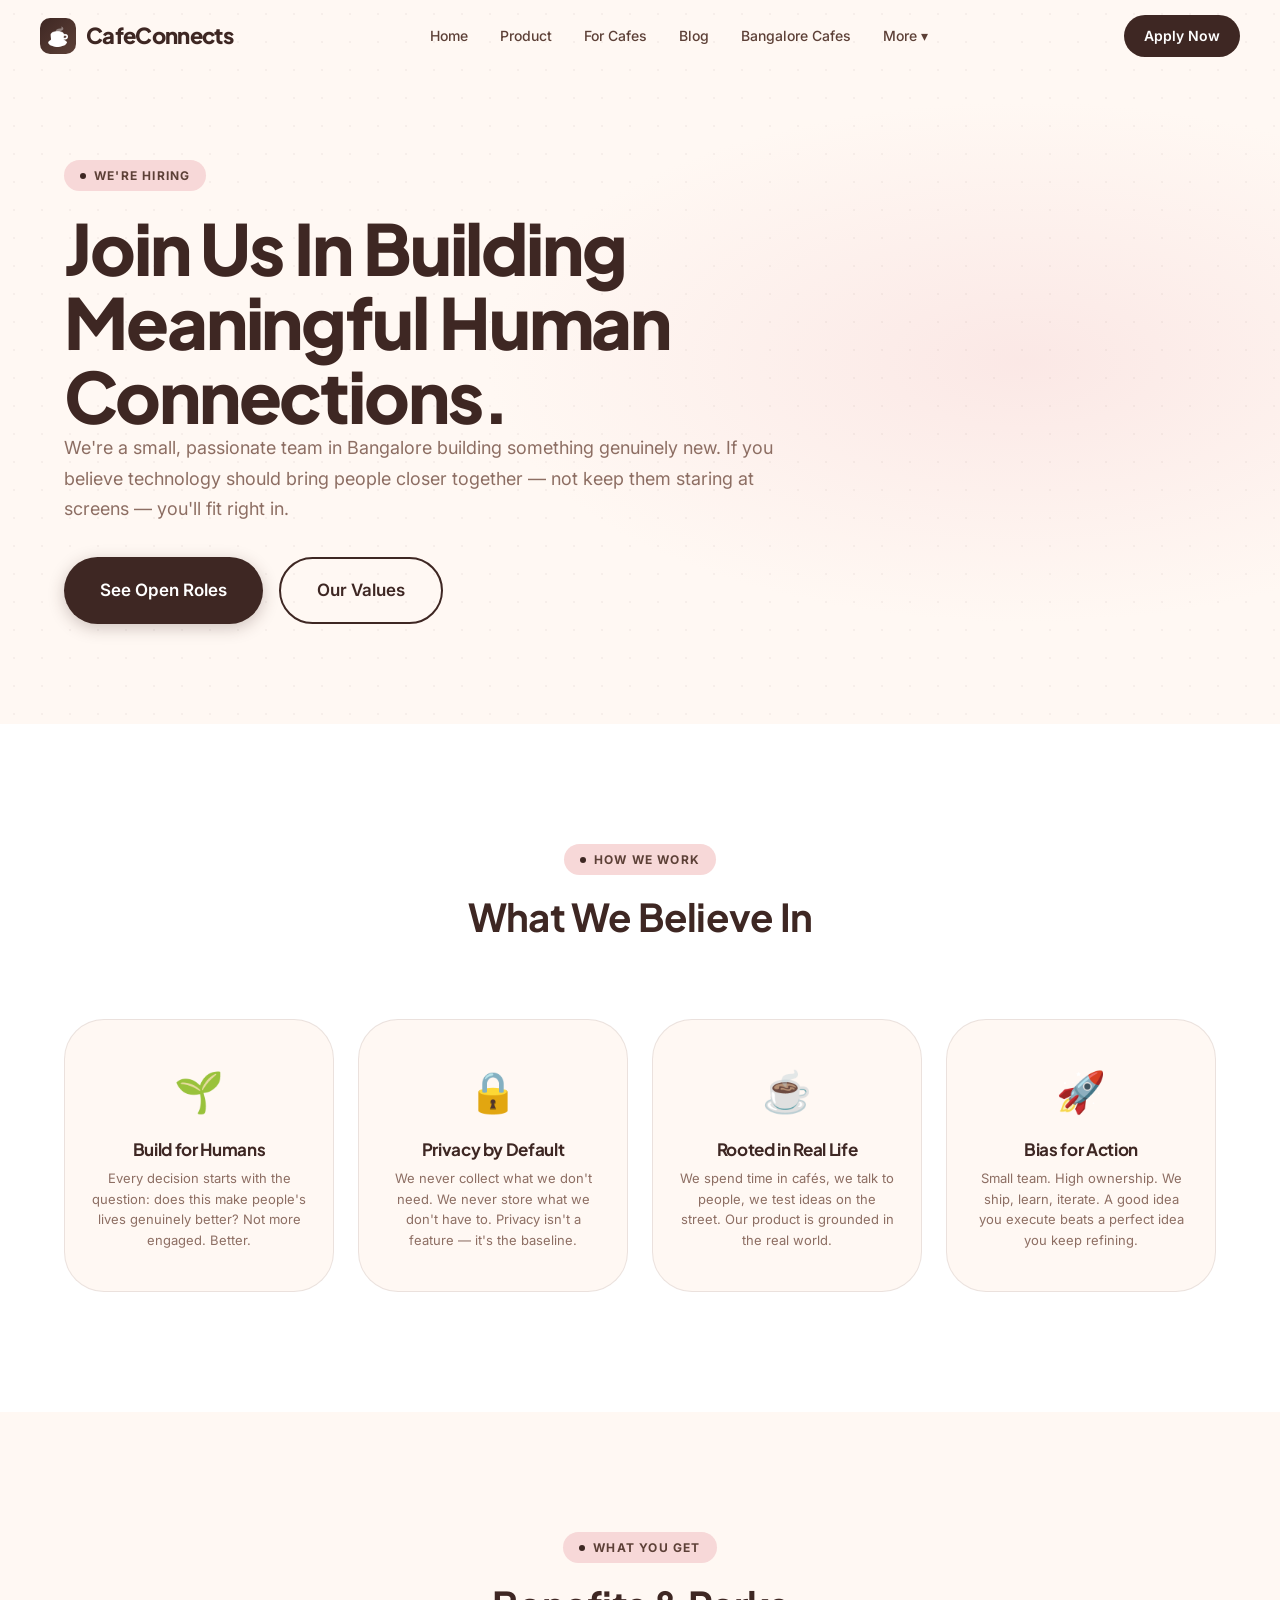
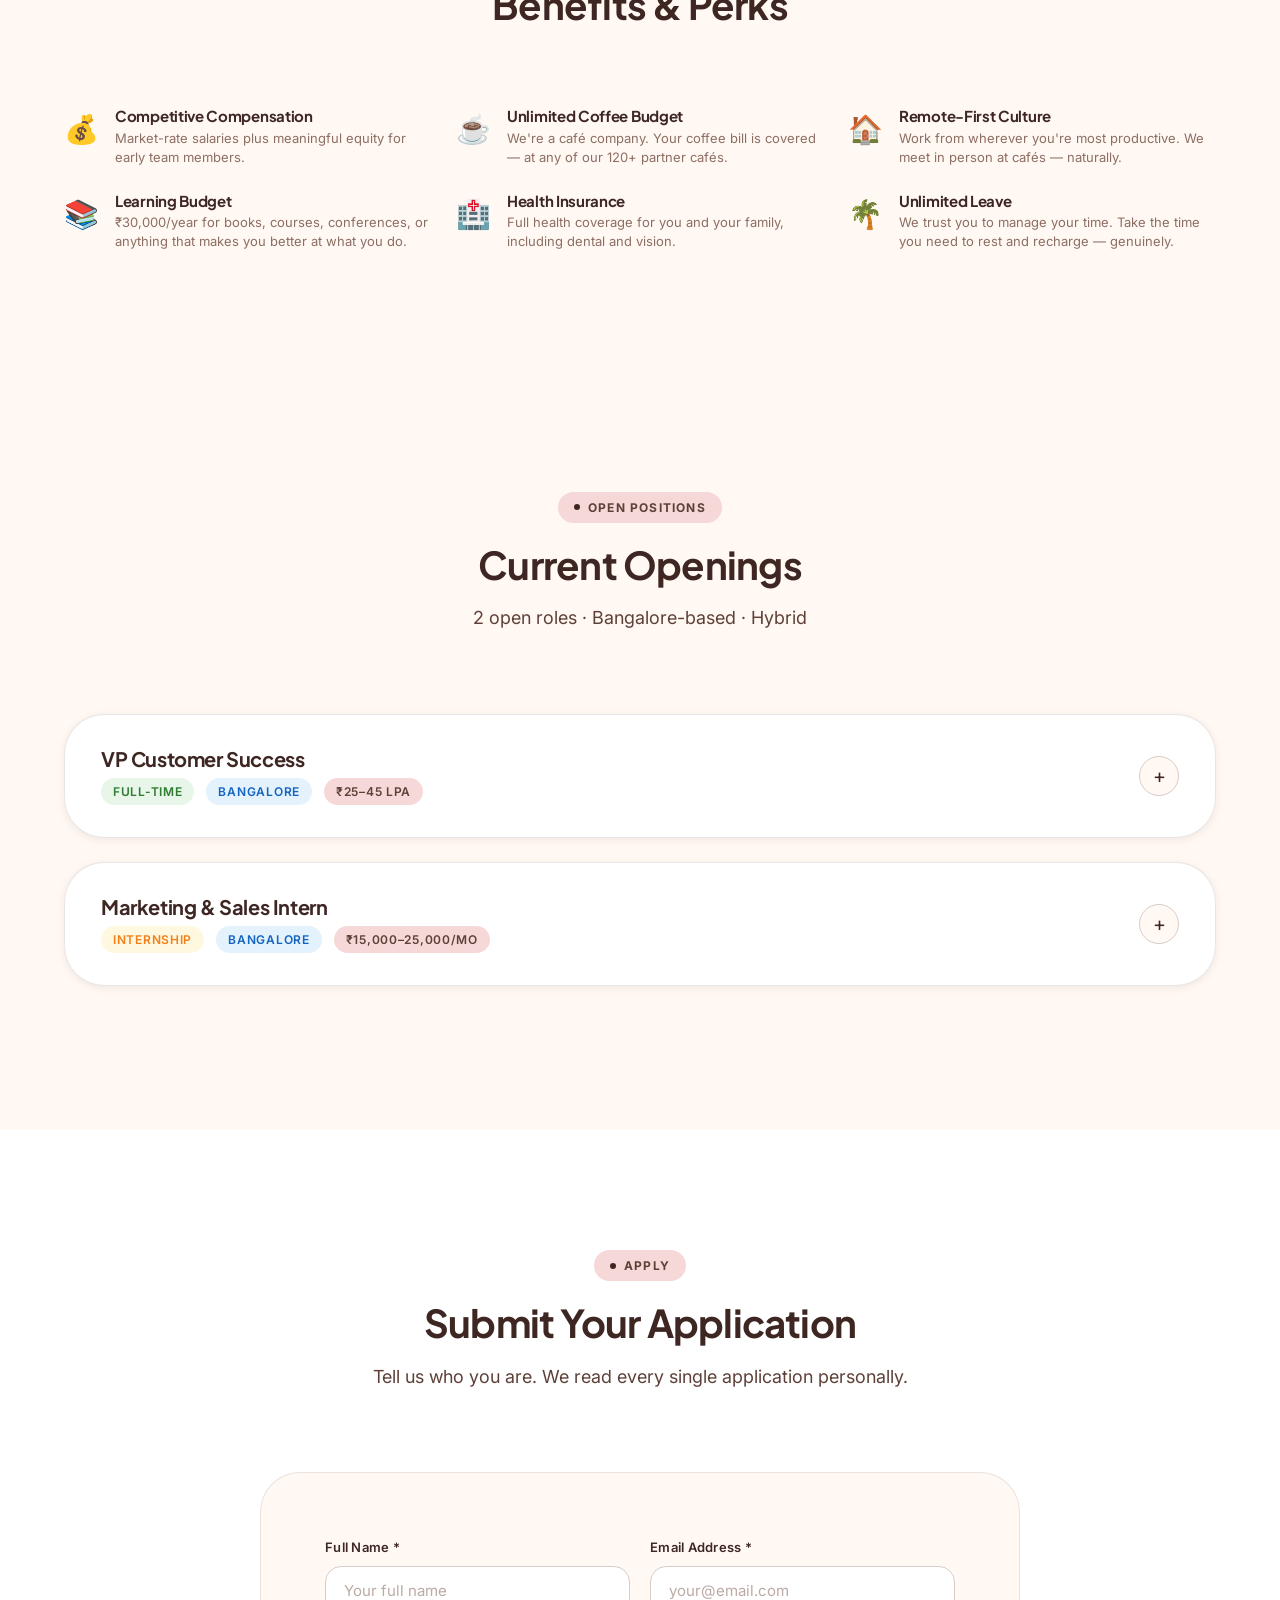
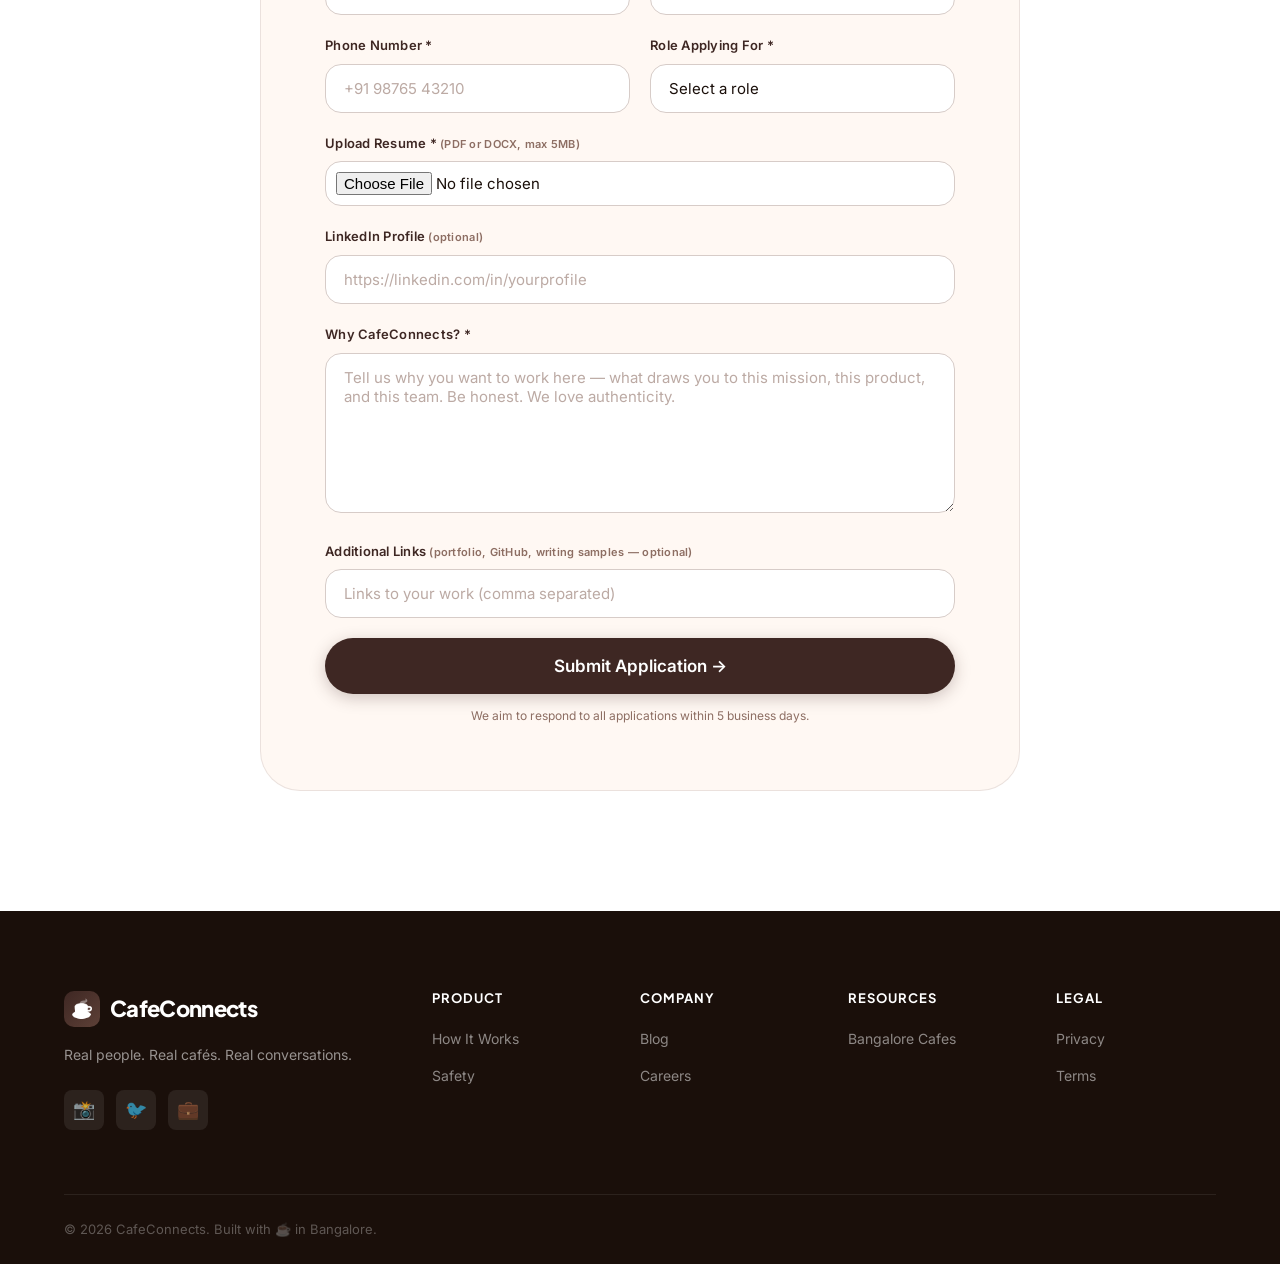
<file: careers.html>
<!DOCTYPE html>
<html lang="en">
<head>
  <meta charset="UTF-8" />
  <meta name="viewport" content="width=device-width, initial-scale=1.0" />
  <title>Careers — CafeConnects</title>
  <meta name="description" content="Join CafeConnects — help us build the future of meaningful human connection. Open roles in Bangalore." />
  <link rel="stylesheet" href="styles.css" />
  <style>
    .page-hero { background:var(--cream); padding:160px 0 100px; position:relative; overflow:hidden; }
    .page-hero-bg { position:absolute; inset:0; background:radial-gradient(ellipse 70% 60% at 80% 50%, rgba(247,216,216,0.5) 0%, transparent 60%); }
    .page-hero-dots { position:absolute; inset:0; background-image:radial-gradient(circle, rgba(93,64,55,0.05) 1px, transparent 1px); background-size:28px 28px; }

    .values-grid { display:grid; grid-template-columns:repeat(4,1fr); gap:24px; }
    .value-card { text-align:center; padding:40px 24px; background:var(--cream); border-radius:var(--radius-xl); border:1px solid rgba(215,204,200,0.5); transition:all 0.3s var(--ease-smooth); }
    .value-card:hover { box-shadow:var(--shadow-md); transform:translateY(-4px); border-color:var(--rose); }
    .value-icon { font-size:40px; margin-bottom:16px; }
    .value-card h3 { font-size:17px; font-weight:700; color:var(--espresso); margin-bottom:8px; }
    .value-card p  { font-size:13px; color:var(--text-muted); line-height:1.6; }

    /* Job Listings */
    .jobs-section { background:var(--cream); }
    .job-card { background:var(--white); border-radius:var(--radius-xl); overflow:hidden; border:1px solid rgba(215,204,200,0.5); box-shadow:var(--shadow-sm); margin-bottom:24px; transition:all 0.3s var(--ease-smooth); }
    .job-card:hover { box-shadow:var(--shadow-md); }
    .job-header { padding:32px 36px; display:flex; align-items:center; justify-content:space-between; cursor:pointer; }
    .job-info h3 { font-size:20px; font-weight:700; color:var(--espresso); margin-bottom:8px; }
    .job-meta { display:flex; gap:12px; flex-wrap:wrap; }
    .job-tag { font-size:12px; font-weight:600; padding:4px 12px; border-radius:var(--radius-full); }
    .job-toggle { width:40px; height:40px; border-radius:50%; background:var(--cream); border:1px solid var(--latte); display:flex; align-items:center; justify-content:center; font-size:20px; flex-shrink:0; transition:all 0.3s var(--ease-spring); color:var(--espresso); }
    .job-card.open .job-toggle { background:var(--espresso); color:var(--white); transform:rotate(45deg); }
    .job-body { max-height:0; overflow:hidden; transition:max-height 0.4s var(--ease-smooth); }
    .job-card.open .job-body { max-height:1200px; }
    .job-body-inner { padding:0 36px 36px; }
    .job-section-title { font-size:14px; font-weight:700; color:var(--espresso); margin:20px 0 10px; text-transform:uppercase; letter-spacing:0.06em; }
    .job-body ul { list-style:none; display:flex; flex-direction:column; gap:8px; }
    .job-body ul li { display:flex; align-items:flex-start; gap:10px; font-size:14px; color:var(--text-secondary); }
    .job-body ul li::before { content:'•'; color:var(--coffee); font-weight:700; flex-shrink:0; margin-top:1px; }

    /* Application Form */
    .apply-section { background:var(--white); }
    .apply-card { background:var(--cream); border-radius:var(--radius-xl); padding:64px; border:1px solid rgba(215,204,200,0.5); max-width:760px; margin:0 auto; }
    .form-grid { display:grid; grid-template-columns:1fr 1fr; gap:20px; }

    /* Benefits */
    .perks-grid { display:grid; grid-template-columns:repeat(3,1fr); gap:24px; }
    .perk-item { display:flex; gap:16px; }
    .perk-icon { font-size:28px; flex-shrink:0; }
    .perk-text h4 { font-size:15px; font-weight:700; color:var(--espresso); margin-bottom:4px; }
    .perk-text p  { font-size:13px; color:var(--text-muted); line-height:1.5; }

    @media (max-width:1024px) { .values-grid{grid-template-columns:repeat(2,1fr)} .perks-grid{grid-template-columns:1fr 1fr} }
    @media (max-width:768px) { .values-grid{grid-template-columns:1fr 1fr} .perks-grid{grid-template-columns:1fr} .apply-card{padding:32px 24px} .form-grid{grid-template-columns:1fr} .job-header{flex-wrap:wrap;gap:16px} }
  </style>
</head>
<body>

  <nav class="navbar" id="navbar">
    <div class="navbar-inner">
      <a href="index.html" class="logo"><div class="logo-icon"></div>CafeConnects</a>
      <div class="nav-links">
        <a href="index.html" class="nav-link">Home</a>
        <a href="product.html" class="nav-link">Product</a>
        <a href="for-cafes.html" class="nav-link">For Cafes</a>
        <a href="blog.html" class="nav-link">Blog</a>
        <a href="bangalore-cafes.html" class="nav-link">Bangalore Cafes</a>
        <div class="nav-dropdown"><a href="#" class="nav-link">More ▾</a>
          <div class="nav-dropdown-menu">
            <a href="careers.html" class="nav-dropdown-item active">Careers</a>
            <a href="collaborations.html" class="nav-dropdown-item">Collaborations</a>
            <a href="safety.html" class="nav-dropdown-item">Safety</a>
          </div>
        </div>
      </div>
      <div class="nav-cta">
        <a href="#apply" class="btn-nav">Apply Now</a>
        <button class="hamburger" id="hamburger"><span></span><span></span><span></span></button>
      </div>
    </div>
  </nav>
  <div class="mobile-menu" id="mobile-menu">
    <button class="mobile-close" id="mobile-close">✕</button>
    <a href="index.html" class="nav-link">Home</a>
    <a href="careers.html" class="nav-link active">Careers</a>
    <a href="for-cafes.html" class="nav-link">For Cafes</a>
    <a href="#apply" class="btn btn-primary mt-24">Apply Now</a>
  </div>

  <!-- HERO -->
  <section class="page-hero">
    <div class="page-hero-bg"></div>
    <div class="page-hero-dots"></div>
    <div class="container">
      <div style="position:relative;z-index:2;max-width:720px">
        <div class="eyebrow reveal"><span class="eyebrow-dot"></span>We're Hiring</div>
        <h1 class="display-lg reveal" style="color:var(--espresso)">Join Us In Building Meaningful Human Connections.</h1>
        <p class="body-lg reveal reveal-delay-1" style="color:var(--text-muted)">We're a small, passionate team in Bangalore building something genuinely new. If you believe technology should bring people closer together — not keep them staring at screens — you'll fit right in.</p>
        <div class="flex gap-16 mt-32 reveal reveal-delay-2">
          <a href="#openings" class="btn btn-primary btn-lg">See Open Roles</a>
          <a href="#values" class="btn btn-secondary btn-lg">Our Values</a>
        </div>
      </div>
    </div>
  </section>

  <!-- VALUES -->
  <section class="section bg-white" id="values">
    <div class="container">
      <div class="section-header reveal">
        <div class="eyebrow"><span class="eyebrow-dot"></span>How we work</div>
        <h2 class="display-sm">What We Believe In</h2>
      </div>
      <div class="values-grid">
        <div class="value-card reveal">
          <div class="value-icon">🌱</div>
          <h3>Build for Humans</h3>
          <p>Every decision starts with the question: does this make people's lives genuinely better? Not more engaged. Better.</p>
        </div>
        <div class="value-card reveal reveal-delay-1">
          <div class="value-icon">🔒</div>
          <h3>Privacy by Default</h3>
          <p>We never collect what we don't need. We never store what we don't have to. Privacy isn't a feature — it's the baseline.</p>
        </div>
        <div class="value-card reveal reveal-delay-2">
          <div class="value-icon">☕</div>
          <h3>Rooted in Real Life</h3>
          <p>We spend time in cafés, we talk to people, we test ideas on the street. Our product is grounded in the real world.</p>
        </div>
        <div class="value-card reveal reveal-delay-3">
          <div class="value-icon">🚀</div>
          <h3>Bias for Action</h3>
          <p>Small team. High ownership. We ship, learn, iterate. A good idea you execute beats a perfect idea you keep refining.</p>
        </div>
      </div>
    </div>
  </section>

  <!-- PERKS -->
  <section class="section bg-cream">
    <div class="container">
      <div class="section-header reveal">
        <div class="eyebrow"><span class="eyebrow-dot"></span>What you get</div>
        <h2 class="display-sm">Benefits & Perks</h2>
      </div>
      <div class="perks-grid">
        <div class="perk-item reveal">
          <div class="perk-icon">💰</div>
          <div class="perk-text"><h4>Competitive Compensation</h4><p>Market-rate salaries plus meaningful equity for early team members.</p></div>
        </div>
        <div class="perk-item reveal reveal-delay-1">
          <div class="perk-icon">☕</div>
          <div class="perk-text"><h4>Unlimited Coffee Budget</h4><p>We're a café company. Your coffee bill is covered — at any of our 120+ partner cafés.</p></div>
        </div>
        <div class="perk-item reveal reveal-delay-2">
          <div class="perk-icon">🏠</div>
          <div class="perk-text"><h4>Remote-First Culture</h4><p>Work from wherever you're most productive. We meet in person at cafés — naturally.</p></div>
        </div>
        <div class="perk-item reveal">
          <div class="perk-icon">📚</div>
          <div class="perk-text"><h4>Learning Budget</h4><p>₹30,000/year for books, courses, conferences, or anything that makes you better at what you do.</p></div>
        </div>
        <div class="perk-item reveal reveal-delay-1">
          <div class="perk-icon">🏥</div>
          <div class="perk-text"><h4>Health Insurance</h4><p>Full health coverage for you and your family, including dental and vision.</p></div>
        </div>
        <div class="perk-item reveal reveal-delay-2">
          <div class="perk-icon">🌴</div>
          <div class="perk-text"><h4>Unlimited Leave</h4><p>We trust you to manage your time. Take the time you need to rest and recharge — genuinely.</p></div>
        </div>
      </div>
    </div>
  </section>

  <!-- OPEN ROLES -->
  <section class="jobs-section section" id="openings">
    <div class="container">
      <div class="section-header reveal">
        <div class="eyebrow"><span class="eyebrow-dot"></span>Open Positions</div>
        <h2 class="display-sm">Current Openings</h2>
        <p>2 open roles · Bangalore-based · Hybrid</p>
      </div>

      <!-- Role 1 -->
      <div class="job-card reveal">
        <div class="job-header" onclick="toggleJob(this)">
          <div class="job-info">
            <h3>VP Customer Success</h3>
            <div class="job-meta">
              <span class="job-tag badge badge-green">Full-Time</span>
              <span class="job-tag badge badge-blue">Bangalore</span>
              <span class="job-tag badge badge-rose">₹25–45 LPA</span>
            </div>
          </div>
          <div class="job-toggle">+</div>
        </div>
        <div class="job-body">
          <div class="job-body-inner">
            <p style="font-size:15px;color:var(--text-secondary);line-height:1.7;margin-bottom:16px">We're looking for a seasoned Customer Success leader to own the café partnership experience end-to-end. You'll be the face of CafeConnects to our growing network of café partners, ensuring they see measurable value and become long-term advocates for the platform.</p>

            <p class="job-section-title">Responsibilities</p>
            <ul>
              <li>Build and lead a Customer Success team as we scale from 120 to 500+ café partners</li>
              <li>Develop onboarding playbooks, success metrics, and retention strategies</li>
              <li>Establish QBR cadence with Tier 2 and Tier 3 café partners</li>
              <li>Partner with Product to translate café feedback into roadmap priorities</li>
              <li>Create a café community — events, groups, knowledge sharing — among our partner network</li>
              <li>Define and own café NPS, churn rate, and expansion revenue targets</li>
            </ul>

            <p class="job-section-title">Requirements</p>
            <ul>
              <li>7+ years in Customer Success, Account Management, or a related role at a B2B SaaS or marketplace</li>
              <li>3+ years in a leadership role managing CS teams of 5+</li>
              <li>Deep empathy for small business owners — you understand their constraints and pressures</li>
              <li>Excellent communicator with strong relationship-building instincts</li>
              <li>Data-driven: you can build dashboards and extract insights from metrics</li>
              <li>Bangalore-based or willing to relocate (hybrid schedule)</li>
            </ul>

            <p class="job-section-title">Benefits</p>
            <ul>
              <li>₹25–45 LPA base, depending on experience, plus ESOP</li>
              <li>Full health insurance (family included)</li>
              <li>Unlimited coffee at all partner cafés</li>
              <li>₹30,000/year learning budget</li>
              <li>Flexible working hours</li>
            </ul>

            <a href="#apply" class="btn btn-primary mt-24">Apply for This Role →</a>
          </div>
        </div>
      </div>

      <!-- Role 2 -->
      <div class="job-card reveal">
        <div class="job-header" onclick="toggleJob(this)">
          <div class="job-info">
            <h3>Marketing & Sales Intern</h3>
            <div class="job-meta">
              <span class="job-tag badge badge-amber">Internship</span>
              <span class="job-tag badge badge-blue">Bangalore</span>
              <span class="job-tag badge badge-rose">₹15,000–25,000/mo</span>
            </div>
          </div>
          <div class="job-toggle">+</div>
        </div>
        <div class="job-body">
          <div class="job-body-inner">
            <p style="font-size:15px;color:var(--text-secondary);line-height:1.7;margin-bottom:16px">An exciting opportunity for a driven, creative individual to join the founding team as a Marketing & Sales Intern. You'll own real projects, directly impact growth, and learn how a consumer startup goes from zero to community. This isn't a filing-and-coffee-runs internship.</p>

            <p class="job-section-title">Responsibilities</p>
            <ul>
              <li>Support café outreach: identify potential partners, draft pitch emails, schedule demos</li>
              <li>Create content for Instagram, LinkedIn, and our blog (written and visual)</li>
              <li>Help organise and promote "Poke Night" events at partner cafés</li>
              <li>Research Bangalore café scene, competitors, and potential collab partners</li>
              <li>Gather user testimonials and success stories for marketing collateral</li>
              <li>Assist with influencer outreach and community building initiatives</li>
            </ul>

            <p class="job-section-title">Requirements</p>
            <ul>
              <li>Currently pursuing or recently completed a degree in Marketing, Business, Communications, or related field</li>
              <li>Passionate about coffee, community, and Bangalore's startup culture</li>
              <li>Strong writing skills — you can write a compelling email and a punchy Instagram caption</li>
              <li>Social media native — you understand what makes content resonate</li>
              <li>Energetic, self-motivated, and comfortable with ambiguity</li>
              <li>Available for 3-6 months, minimum 4 days/week (can be hybrid)</li>
            </ul>

            <p class="job-section-title">What You'll Gain</p>
            <ul>
              <li>Real ownership over projects that affect company growth</li>
              <li>Direct access to founders and a close-knit team</li>
              <li>Experience building a consumer brand from the ground up</li>
              <li>Strong letter of recommendation and potential full-time offer</li>
              <li>Free coffee (obviously)</li>
            </ul>

            <div style="display:flex;gap:12px;flex-wrap:wrap;margin-top:24px">
              <a href="#apply" class="btn btn-primary">Apply for This Role →</a>
              <a href="mailto:careers@cafeconnects.in" class="btn btn-secondary">Email Your Application</a>
            </div>
          </div>
        </div>
      </div>
    </div>
  </section>

  <!-- APPLICATION FORM -->
  <section class="apply-section section" id="apply">
    <div class="container">
      <div class="section-header reveal">
        <div class="eyebrow"><span class="eyebrow-dot"></span>Apply</div>
        <h2 class="display-sm">Submit Your Application</h2>
        <p>Tell us who you are. We read every single application personally.</p>
      </div>
      <div class="apply-card reveal">
        <form data-form="job-application" action="https://api.web3forms.com/submit" method="POST" enctype="multipart/form-data">
          <input type="hidden" name="access_key" value="f829e437-bf4c-4989-a103-a09cf7e86753" />
          <input type="hidden" name="subject" value="Job Application — CafeConnects" />
          <input type="hidden" name="from_name" value="CafeConnects Website" />
          <input type="hidden" name="redirect" value="false" />
          <input type="checkbox" name="botcheck" style="display:none" />
          <div class="form-grid">
            <div class="form-group">
              <label class="form-label">Full Name *</label>
              <input type="text" name="full_name" class="form-input" placeholder="Your full name" required />
            </div>
            <div class="form-group">
              <label class="form-label">Email Address *</label>
              <input type="email" name="email" class="form-input" placeholder="your@email.com" required />
            </div>
          </div>
          <div class="form-grid">
            <div class="form-group">
              <label class="form-label">Phone Number *</label>
              <input type="tel" name="phone" class="form-input" placeholder="+91 98765 43210" required />
            </div>
            <div class="form-group">
              <label class="form-label">Role Applying For *</label>
              <select name="role" class="form-select form-input" required>
                <option value="">Select a role</option>
                <option value="VP Customer Success">VP Customer Success</option>
                <option value="Marketing & Sales Intern">Marketing & Sales Intern</option>
              </select>
            </div>
          </div>
          <div class="form-group">
            <label class="form-label">Upload Resume * <span style="font-size:11px;color:var(--text-muted)">(PDF or DOCX, max 5MB)</span></label>
            <input type="file" name="resume" class="form-input" accept=".pdf,.doc,.docx" required style="padding:10px" />
          </div>
          <div class="form-group">
            <label class="form-label">LinkedIn Profile <span style="font-size:11px;color:var(--text-muted)">(optional)</span></label>
            <input type="url" name="linkedin" class="form-input" placeholder="https://linkedin.com/in/yourprofile" />
          </div>
          <div class="form-group">
            <label class="form-label">Why CafeConnects? *</label>
            <textarea name="cover_note" class="form-textarea" placeholder="Tell us why you want to work here — what draws you to this mission, this product, and this team. Be honest. We love authenticity." required style="min-height:160px;"></textarea>
          </div>
          <div class="form-group">
            <label class="form-label">Additional Links <span style="font-size:11px;color:var(--text-muted)">(portfolio, GitHub, writing samples — optional)</span></label>
            <input type="text" name="additional_links" class="form-input" placeholder="Links to your work (comma separated)" />
          </div>
          <button type="submit" class="btn btn-primary btn-lg w-full">Submit Application →</button>
          <p style="font-size:12px;color:var(--text-muted);text-align:center;margin-top:12px">We aim to respond to all applications within 5 business days.</p>
        </form>
      </div>
    </div>
  </section>

  <!-- FOOTER -->
  <footer class="footer" id="contact">
    <div class="container">
      <div class="footer-grid">
        <div class="footer-brand"><a href="index.html" class="logo"><div class="logo-icon"></div>CafeConnects</a><p class="footer-desc mt-16">Real people. Real cafés. Real conversations.</p><div class="footer-social mt-24"><a href="#" class="social-icon">📸</a><a href="#" class="social-icon">🐦</a><a href="#" class="social-icon">💼</a></div></div>
        <div class="footer-col"><h4>Product</h4><ul class="footer-links"><li><a href="product.html" class="footer-link">How It Works</a></li><li><a href="safety.html" class="footer-link">Safety</a></li></ul></div>
        <div class="footer-col"><h4>Company</h4><ul class="footer-links"><li><a href="blog.html" class="footer-link">Blog</a></li><li><a href="careers.html" class="footer-link">Careers</a></li></ul></div>
        <div class="footer-col"><h4>Resources</h4><ul class="footer-links"><li><a href="bangalore-cafes.html" class="footer-link">Bangalore Cafes</a></li></ul></div>
        <div class="footer-col"><h4>Legal</h4><ul class="footer-links"><li><a href="privacy-policy.html" class="footer-link">Privacy</a></li><li><a href="terms.html" class="footer-link">Terms</a></li></ul></div>
      </div>
      <div class="footer-bottom"><p class="footer-copyright">© 2026 CafeConnects. Built with ☕ in Bangalore.</p></div>
    </div>
  </footer>

  <script src="shared.js"></script>
  <script>
    function toggleJob(header) {
      const card = header.parentElement;
      const isOpen = card.classList.contains('open');
      document.querySelectorAll('.job-card').forEach(c => c.classList.remove('open'));
      if (!isOpen) card.classList.add('open');
    }

    // Pre-select role when clicking "Apply for This Role" from a job card
    document.addEventListener('DOMContentLoaded', () => {
      document.querySelectorAll('a[href="#apply"]').forEach(btn => {
        btn.addEventListener('click', () => {
          const card = btn.closest('.job-card');
          if (!card) return;
          const titleEl = card.querySelector('.job-title');
          if (!titleEl) return;
          const roleText = titleEl.textContent.trim();
          const select = document.querySelector('select[name="role"]');
          if (!select) return;
          for (const opt of select.options) {
            if (opt.value && roleText.includes(opt.value.split('—')[0].trim())) {
              select.value = opt.value;
              break;
            }
          }
        });
      });
    });
  </script>
</body>
</html>
</file>
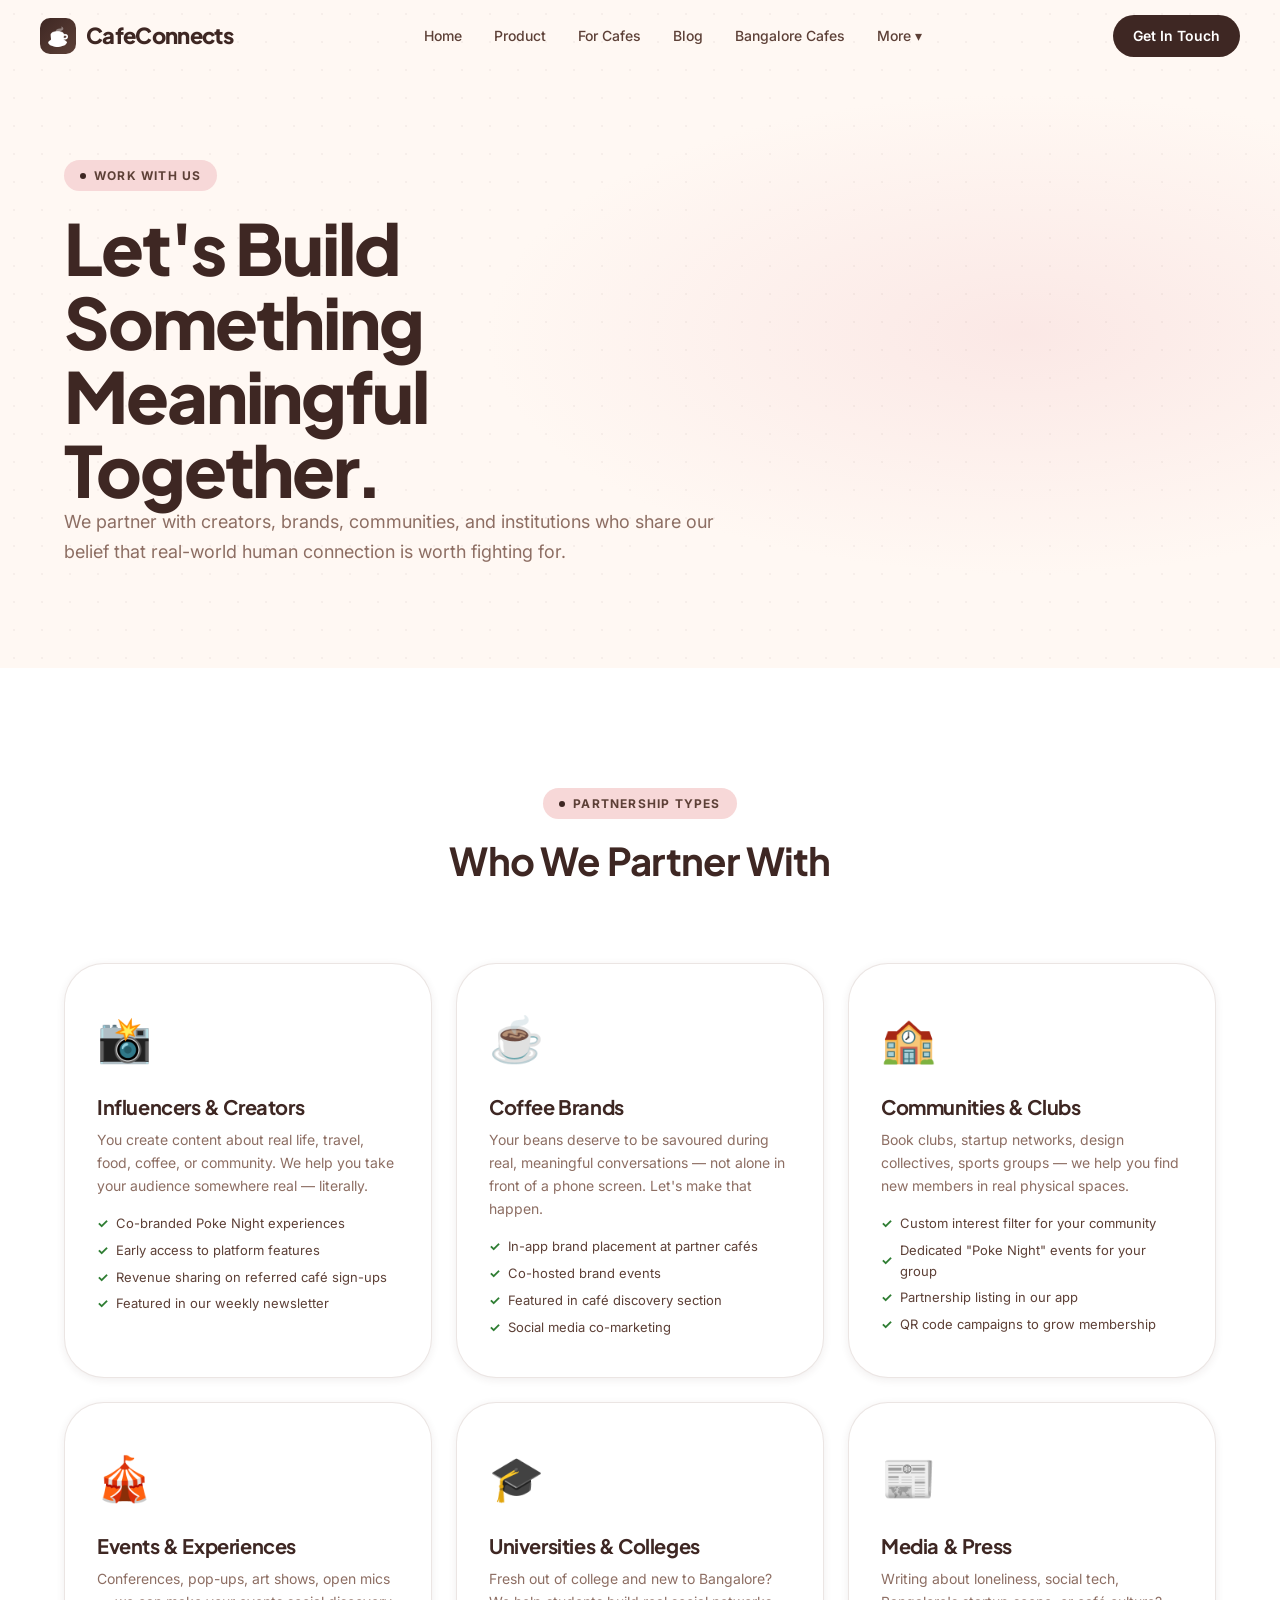
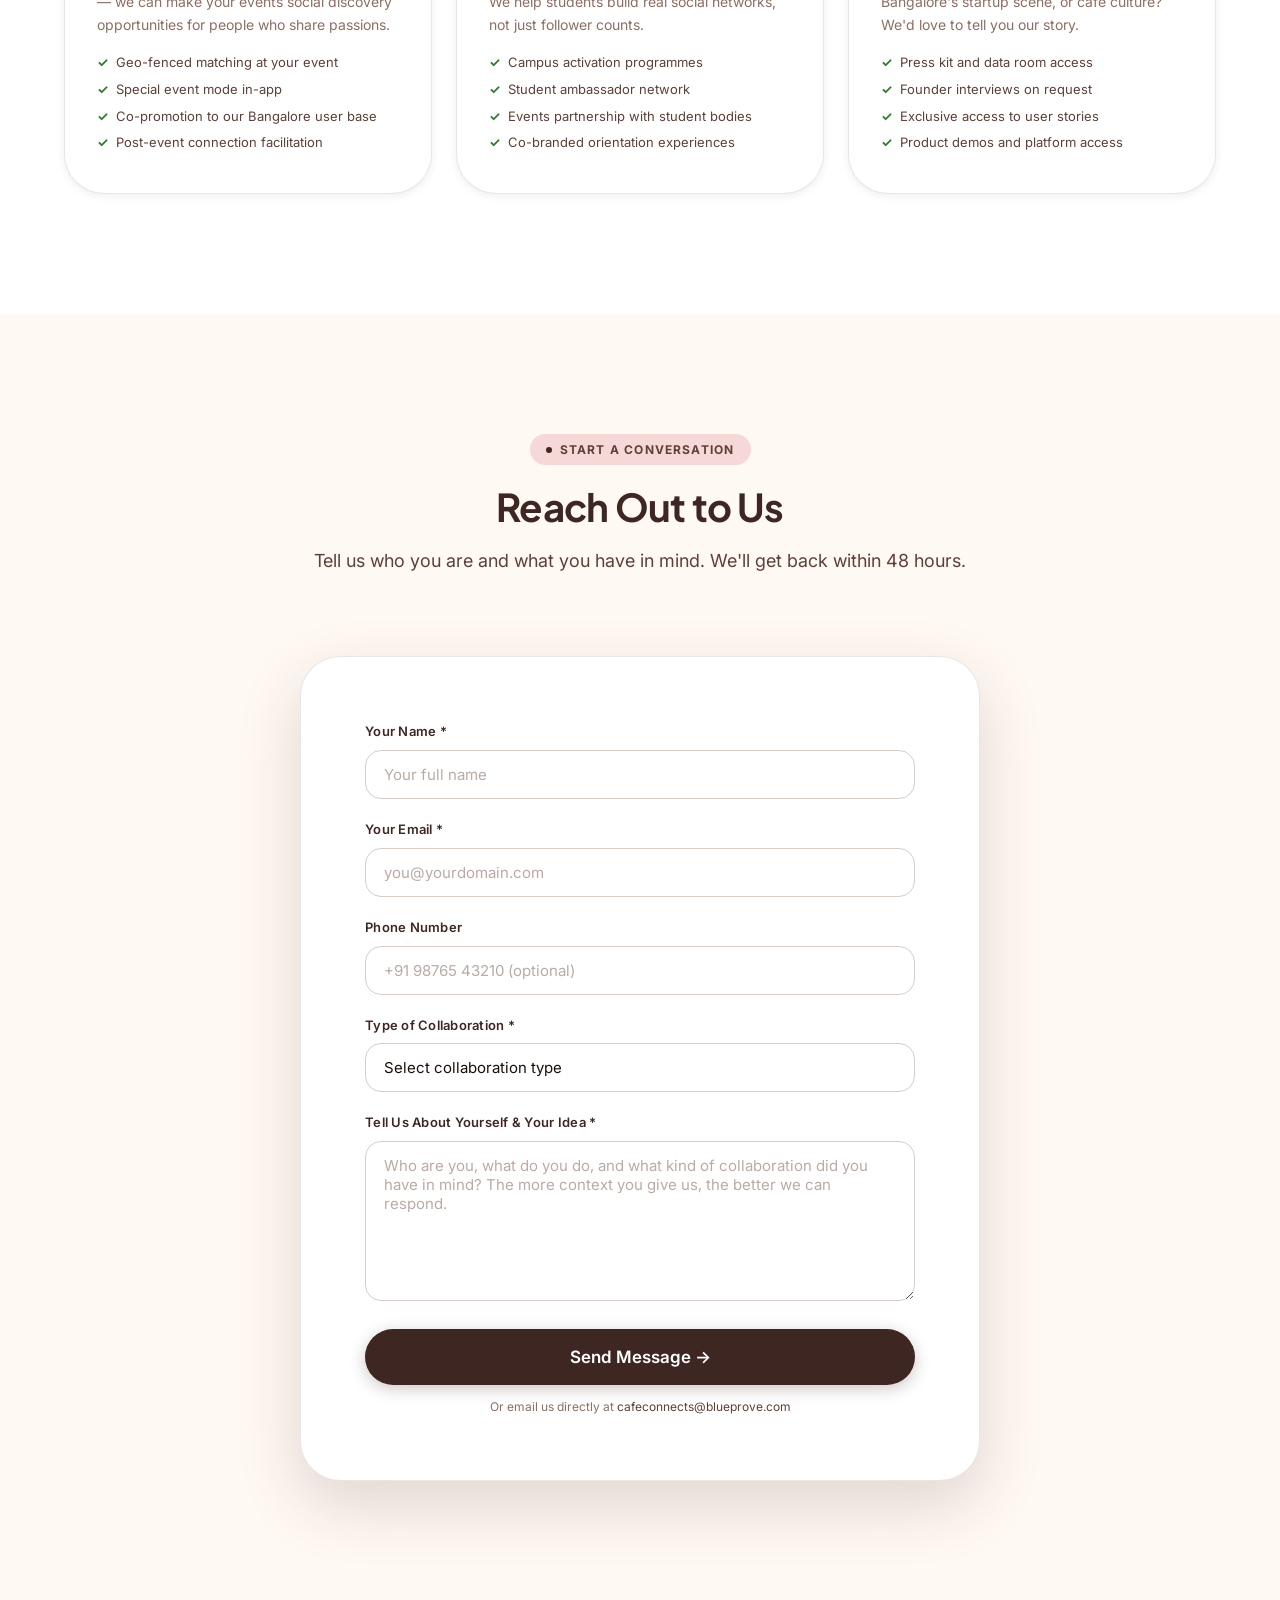
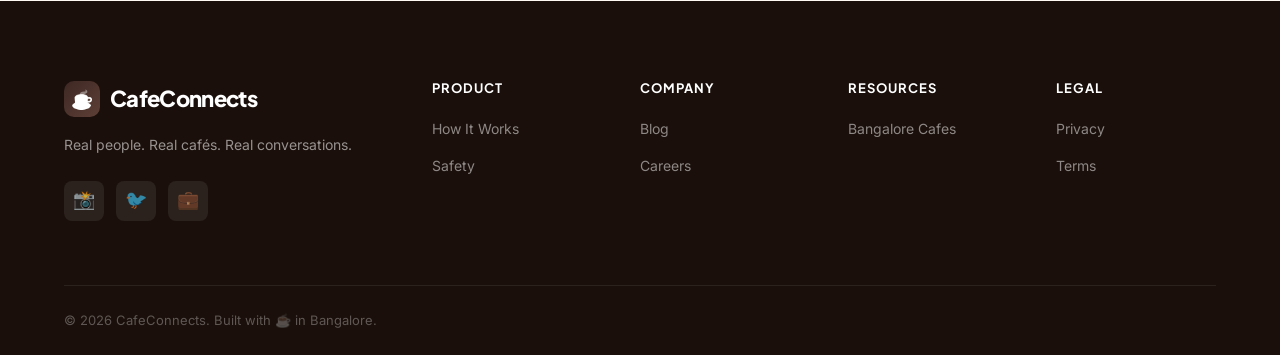
<file: collaborations.html>
<!DOCTYPE html>
<html lang="en">
<head>
  <meta charset="UTF-8" />
  <meta name="viewport" content="width=device-width, initial-scale=1.0" />
  <title>Collaborations — CafeConnects</title>
  <meta name="description" content="Partner with CafeConnects — for influencers, brands, communities, and media." />
  <link rel="stylesheet" href="styles.css" />
  <style>
    .page-hero { background:var(--cream); padding:160px 0 100px; position:relative; overflow:hidden; }
    .page-hero-bg { position:absolute; inset:0; background:radial-gradient(ellipse 70% 60% at 80% 50%, rgba(247,216,216,0.5) 0%, transparent 60%); }
    .page-hero-dots { position:absolute; inset:0; background-image:radial-gradient(circle, rgba(93,64,55,0.05) 1px, transparent 1px); background-size:28px 28px; }
    .collab-types { display:grid; grid-template-columns:repeat(3,1fr); gap:24px; }
    .collab-card { background:var(--white); border-radius:var(--radius-xl); padding:40px 32px; border:1px solid rgba(215,204,200,0.5); box-shadow:var(--shadow-sm); transition:all 0.3s var(--ease-smooth); }
    .collab-card:hover { box-shadow:var(--shadow-lg); transform:translateY(-6px); border-color:var(--rose); }
    .collab-icon { font-size:44px; margin-bottom:20px; }
    .collab-card h3 { font-size:20px; font-weight:700; color:var(--espresso); margin-bottom:10px; }
    .collab-card p  { font-size:14px; color:var(--text-muted); line-height:1.65; margin-bottom:16px; }
    .collab-perks { list-style:none; display:flex; flex-direction:column; gap:6px; }
    .collab-perks li { font-size:13px; color:var(--text-secondary); display:flex; align-items:center; gap:8px; }
    .collab-perks li::before { content:'✓'; color:#2E7D32; font-weight:700; }
    .form-card { background:var(--white); border-radius:var(--radius-xl); padding:64px; box-shadow:var(--shadow-lg); max-width:680px; margin:0 auto; border:1px solid rgba(215,204,200,0.5); }
    @media(max-width:1024px) { .collab-types{grid-template-columns:repeat(2,1fr)} }
    @media(max-width:768px) { .collab-types{grid-template-columns:1fr} .form-card{padding:32px 24px} }
  </style>
</head>
<body>
  <nav class="navbar" id="navbar">
    <div class="navbar-inner">
      <a href="index.html" class="logo"><div class="logo-icon"></div>CafeConnects</a>
      <div class="nav-links">
        <a href="index.html" class="nav-link">Home</a>
        <a href="product.html" class="nav-link">Product</a>
        <a href="for-cafes.html" class="nav-link">For Cafes</a>
        <a href="blog.html" class="nav-link">Blog</a>
        <a href="bangalore-cafes.html" class="nav-link">Bangalore Cafes</a>
        <div class="nav-dropdown"><a href="#" class="nav-link">More ▾</a>
          <div class="nav-dropdown-menu">
            <a href="careers.html" class="nav-dropdown-item">Careers</a>
            <a href="collaborations.html" class="nav-dropdown-item active">Collaborations</a>
            <a href="safety.html" class="nav-dropdown-item">Safety</a>
          </div>
        </div>
      </div>
      <div class="nav-cta">
        <a href="#collab-form" class="btn-nav">Get In Touch</a>
        <button class="hamburger" id="hamburger"><span></span><span></span><span></span></button>
      </div>
    </div>
  </nav>
  <div class="mobile-menu" id="mobile-menu">
    <button class="mobile-close" id="mobile-close">✕</button>
    <a href="index.html" class="nav-link">Home</a>
    <a href="collaborations.html" class="nav-link active">Collaborations</a>
    <a href="#collab-form" class="btn btn-primary mt-24">Get In Touch</a>
  </div>

  <section class="page-hero">
    <div class="page-hero-bg"></div><div class="page-hero-dots"></div>
    <div class="container">
      <div style="position:relative;z-index:2;max-width:680px">
        <div class="eyebrow reveal"><span class="eyebrow-dot"></span>Work With Us</div>
        <h1 class="display-lg reveal" style="color:var(--espresso)">Let's Build Something Meaningful Together.</h1>
        <p class="body-lg reveal reveal-delay-1" style="color:var(--text-muted)">We partner with creators, brands, communities, and institutions who share our belief that real-world human connection is worth fighting for.</p>
      </div>
    </div>
  </section>

  <section class="section bg-white">
    <div class="container">
      <div class="section-header reveal">
        <div class="eyebrow"><span class="eyebrow-dot"></span>Partnership Types</div>
        <h2 class="display-sm">Who We Partner With</h2>
      </div>
      <div class="collab-types">
        <div class="collab-card reveal">
          <div class="collab-icon">📸</div>
          <h3>Influencers & Creators</h3>
          <p>You create content about real life, travel, food, coffee, or community. We help you take your audience somewhere real — literally.</p>
          <ul class="collab-perks">
            <li>Co-branded Poke Night experiences</li>
            <li>Early access to platform features</li>
            <li>Revenue sharing on referred café sign-ups</li>
            <li>Featured in our weekly newsletter</li>
          </ul>
        </div>
        <div class="collab-card reveal reveal-delay-1">
          <div class="collab-icon">☕</div>
          <h3>Coffee Brands</h3>
          <p>Your beans deserve to be savoured during real, meaningful conversations — not alone in front of a phone screen. Let's make that happen.</p>
          <ul class="collab-perks">
            <li>In-app brand placement at partner cafés</li>
            <li>Co-hosted brand events</li>
            <li>Featured in café discovery section</li>
            <li>Social media co-marketing</li>
          </ul>
        </div>
        <div class="collab-card reveal reveal-delay-2">
          <div class="collab-icon">🏫</div>
          <h3>Communities & Clubs</h3>
          <p>Book clubs, startup networks, design collectives, sports groups — we help you find new members in real physical spaces.</p>
          <ul class="collab-perks">
            <li>Custom interest filter for your community</li>
            <li>Dedicated "Poke Night" events for your group</li>
            <li>Partnership listing in our app</li>
            <li>QR code campaigns to grow membership</li>
          </ul>
        </div>
        <div class="collab-card reveal">
          <div class="collab-icon">🎪</div>
          <h3>Events & Experiences</h3>
          <p>Conferences, pop-ups, art shows, open mics — we can make your events social discovery opportunities for people who share passions.</p>
          <ul class="collab-perks">
            <li>Geo-fenced matching at your event</li>
            <li>Special event mode in-app</li>
            <li>Co-promotion to our Bangalore user base</li>
            <li>Post-event connection facilitation</li>
          </ul>
        </div>
        <div class="collab-card reveal reveal-delay-1">
          <div class="collab-icon">🎓</div>
          <h3>Universities & Colleges</h3>
          <p>Fresh out of college and new to Bangalore? We help students build real social networks, not just follower counts.</p>
          <ul class="collab-perks">
            <li>Campus activation programmes</li>
            <li>Student ambassador network</li>
            <li>Events partnership with student bodies</li>
            <li>Co-branded orientation experiences</li>
          </ul>
        </div>
        <div class="collab-card reveal reveal-delay-2">
          <div class="collab-icon">📰</div>
          <h3>Media & Press</h3>
          <p>Writing about loneliness, social tech, Bangalore's startup scene, or café culture? We'd love to tell you our story.</p>
          <ul class="collab-perks">
            <li>Press kit and data room access</li>
            <li>Founder interviews on request</li>
            <li>Exclusive access to user stories</li>
            <li>Product demos and platform access</li>
          </ul>
        </div>
      </div>
    </div>
  </section>

  <section class="section bg-cream" id="collab-form">
    <div class="container">
      <div class="section-header reveal">
        <div class="eyebrow"><span class="eyebrow-dot"></span>Start a Conversation</div>
        <h2 class="display-sm">Reach Out to Us</h2>
        <p>Tell us who you are and what you have in mind. We'll get back within 48 hours.</p>
      </div>
      <div class="form-card reveal">
        <form data-form="collaboration" action="https://api.web3forms.com/submit" method="POST">
          <input type="hidden" name="access_key" value="f829e437-bf4c-4989-a103-a09cf7e86753" />
          <input type="hidden" name="subject" value="New Collaboration Enquiry — CafeConnects" />
          <input type="hidden" name="from_name" value="CafeConnects Website" />
          <input type="hidden" name="redirect" value="false" />
          <input type="checkbox" name="botcheck" style="display:none" />
          <div class="form-group">
            <label class="form-label">Your Name *</label>
            <input type="text" name="name" class="form-input" placeholder="Your full name" required />
          </div>
          <div class="form-group">
            <label class="form-label">Your Email *</label>
            <input type="email" name="email" class="form-input" placeholder="you@yourdomain.com" required />
          </div>
          <div class="form-group">
            <label class="form-label">Phone Number</label>
            <input type="tel" name="phone" class="form-input" placeholder="+91 98765 43210 (optional)" />
          </div>
          <div class="form-group">
            <label class="form-label">Type of Collaboration *</label>
            <select name="collaboration_type" class="form-select form-input" required>
              <option value="">Select collaboration type</option>
              <option>Influencer / Creator</option>
              <option>Coffee Brand</option>
              <option>Community / Club</option>
              <option>Events & Experiences</option>
              <option>University / College</option>
              <option>Media & Press</option>
              <option>Other</option>
            </select>
          </div>
          <div class="form-group">
            <label class="form-label">Tell Us About Yourself & Your Idea *</label>
            <textarea name="message" class="form-textarea" placeholder="Who are you, what do you do, and what kind of collaboration did you have in mind? The more context you give us, the better we can respond." required style="min-height:160px;"></textarea>
          </div>
          <button type="submit" class="btn btn-primary btn-lg w-full">Send Message →</button>
          <p style="font-size:12px;color:var(--text-muted);text-align:center;margin-top:12px">Or email us directly at <a href="mailto:cafeconnects@blueprove.com" style="color:var(--coffee)">cafeconnects@blueprove.com</a></p>
        </form>
      </div>
    </div>
  </section>

  <footer class="footer" id="contact">
    <div class="container">
      <div class="footer-grid">
        <div class="footer-brand"><a href="index.html" class="logo"><div class="logo-icon"></div>CafeConnects</a><p class="footer-desc mt-16">Real people. Real cafés. Real conversations.</p><div class="footer-social mt-24"><a href="#" class="social-icon">📸</a><a href="#" class="social-icon">🐦</a><a href="#" class="social-icon">💼</a></div></div>
        <div class="footer-col"><h4>Product</h4><ul class="footer-links"><li><a href="product.html" class="footer-link">How It Works</a></li><li><a href="safety.html" class="footer-link">Safety</a></li></ul></div>
        <div class="footer-col"><h4>Company</h4><ul class="footer-links"><li><a href="blog.html" class="footer-link">Blog</a></li><li><a href="careers.html" class="footer-link">Careers</a></li></ul></div>
        <div class="footer-col"><h4>Resources</h4><ul class="footer-links"><li><a href="bangalore-cafes.html" class="footer-link">Bangalore Cafes</a></li></ul></div>
        <div class="footer-col"><h4>Legal</h4><ul class="footer-links"><li><a href="privacy-policy.html" class="footer-link">Privacy</a></li><li><a href="terms.html" class="footer-link">Terms</a></li></ul></div>
      </div>
      <div class="footer-bottom"><p class="footer-copyright">© 2026 CafeConnects. Built with ☕ in Bangalore.</p></div>
    </div>
  </footer>
  <script src="shared.js"></script>
</body>
</html>
</file>
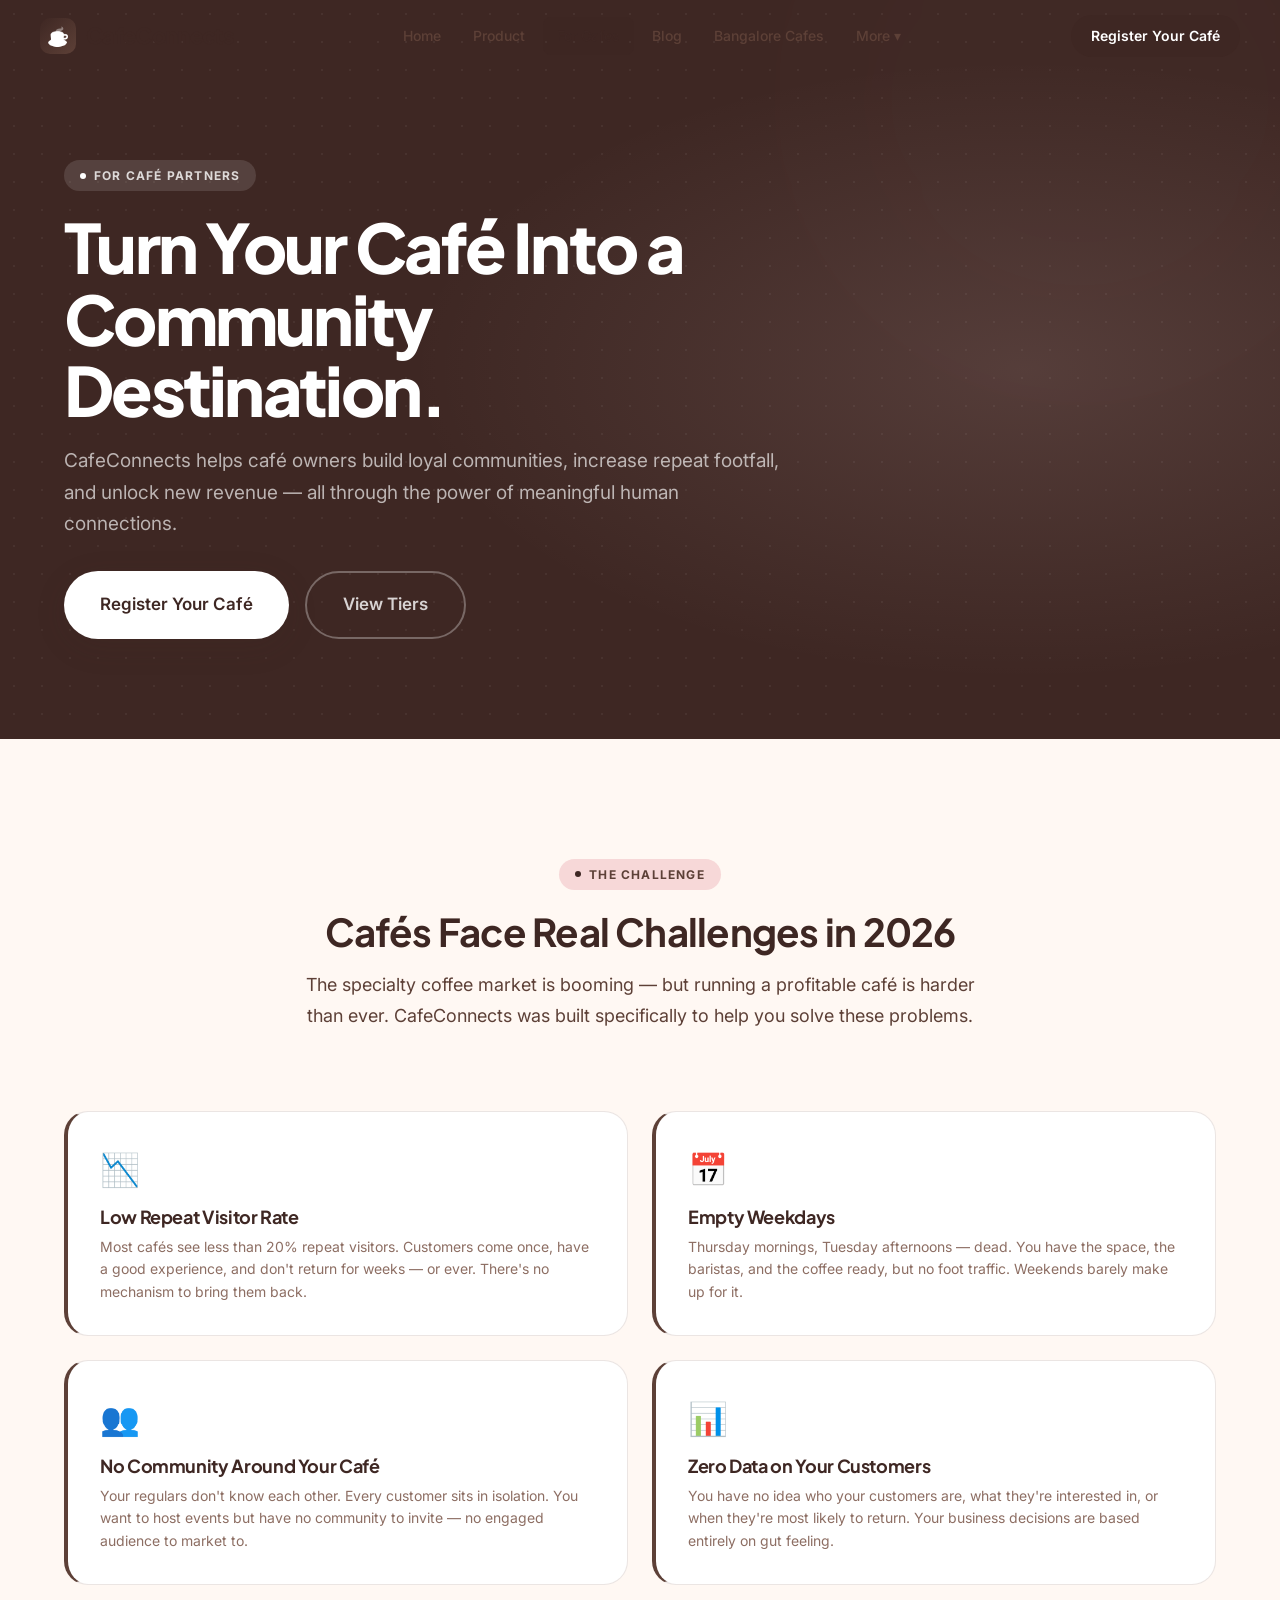
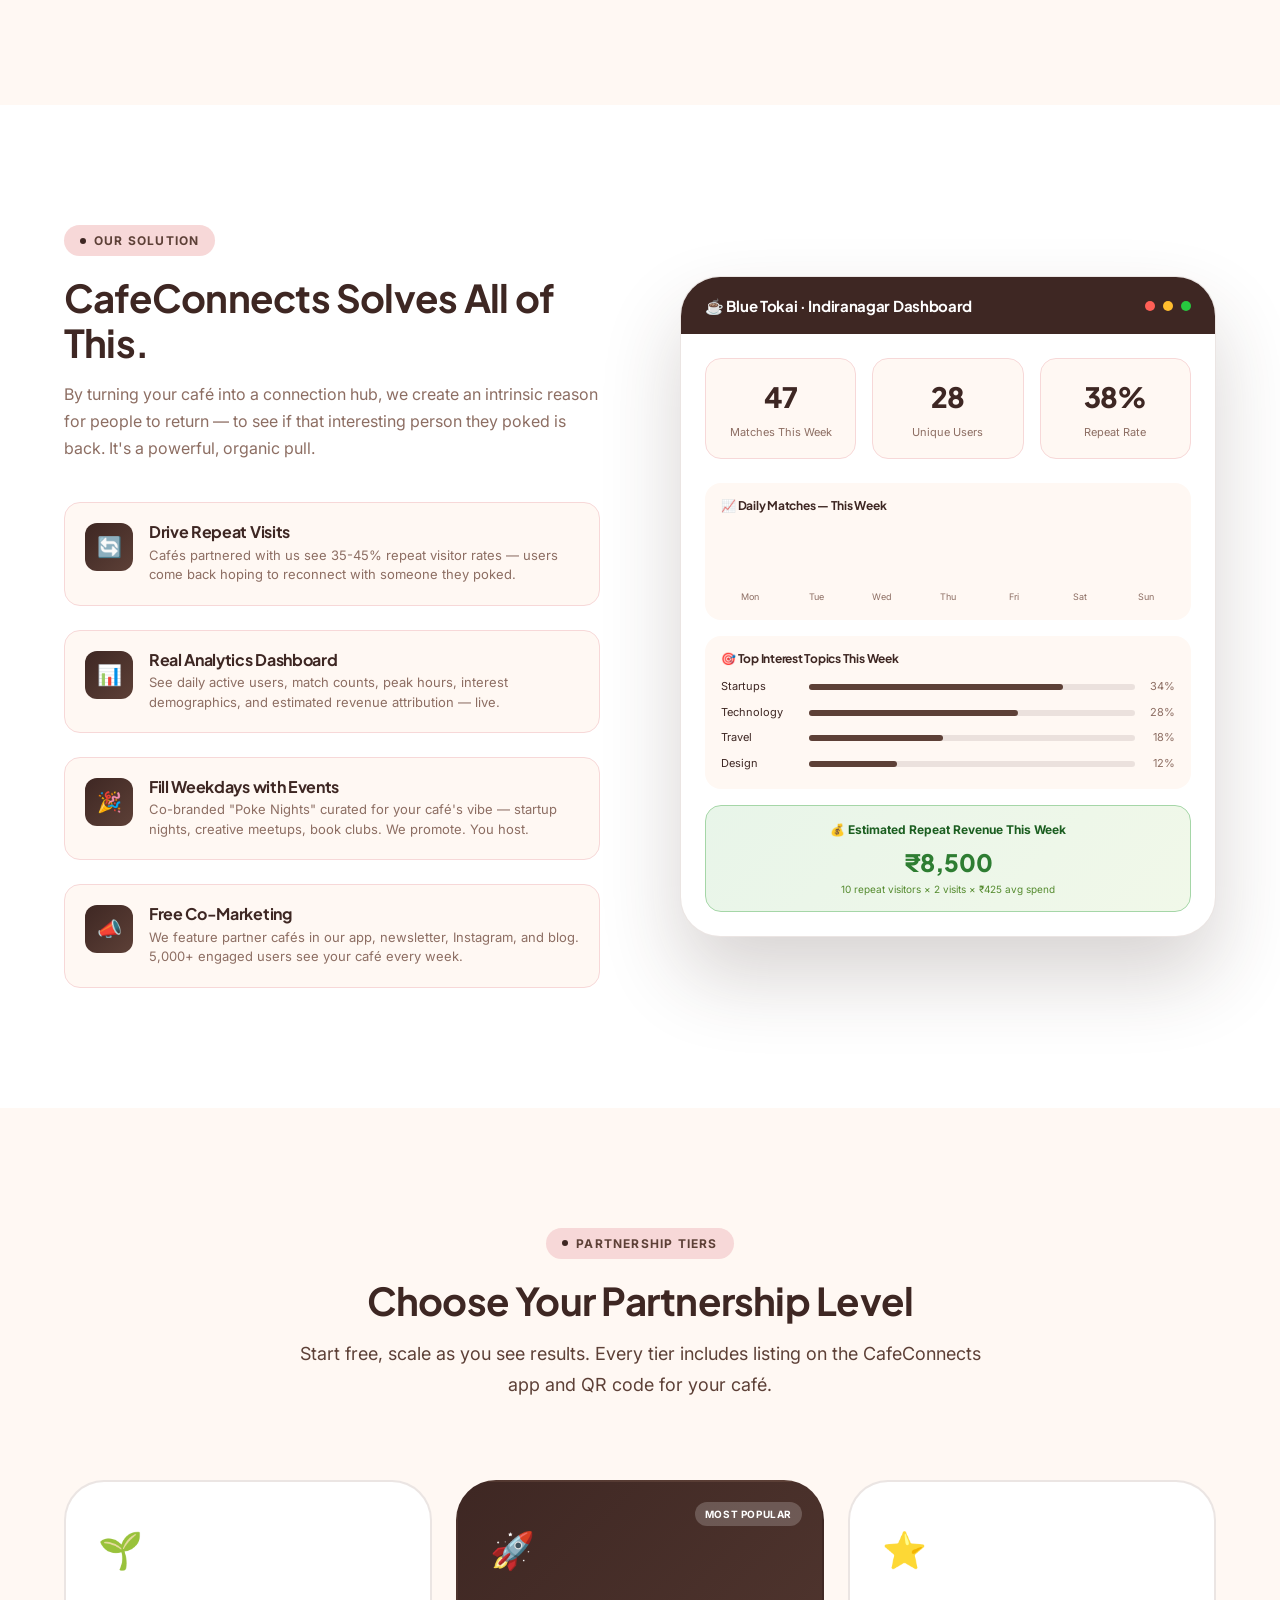
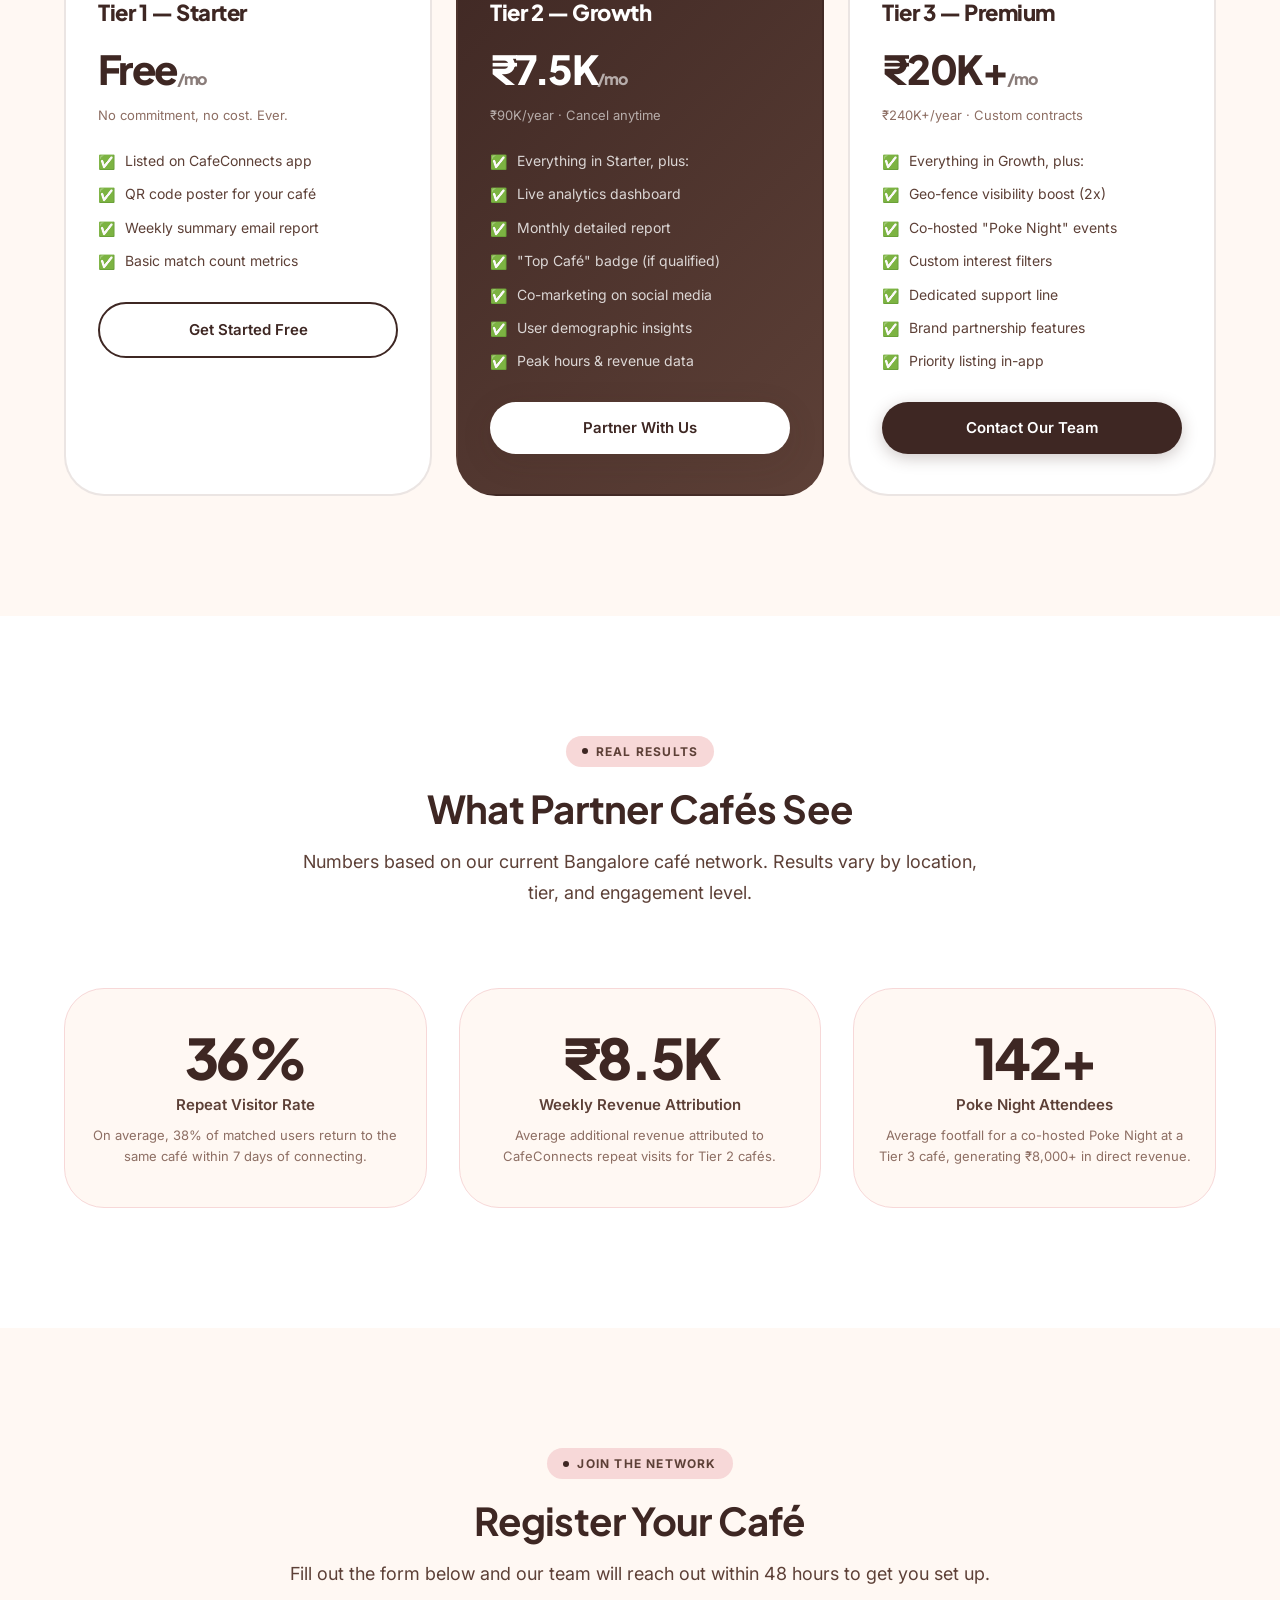
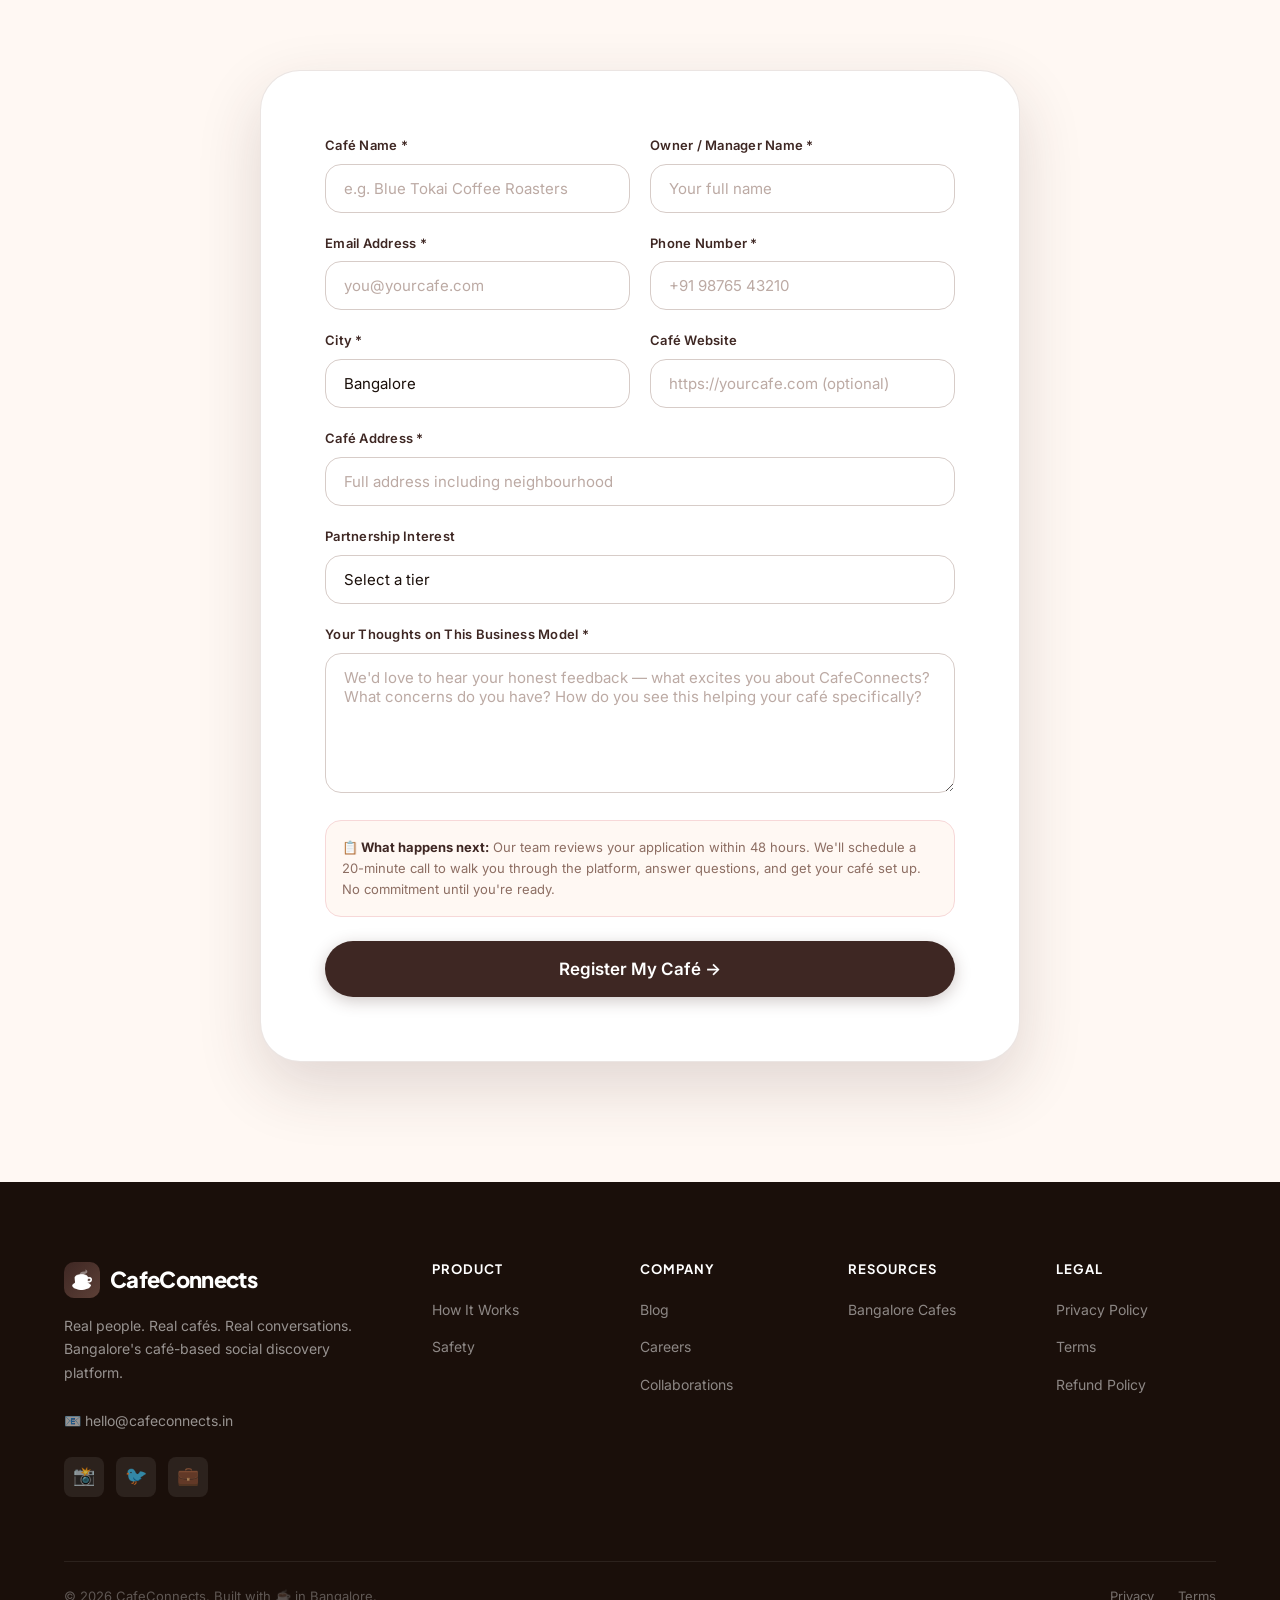
<file: for-cafes.html>
<!DOCTYPE html>
<html lang="en">
<head>
  <meta charset="UTF-8" />
  <meta name="viewport" content="width=device-width, initial-scale=1.0" />
  <title>For Cafés — CafeConnects</title>
  <meta name="description" content="Partner with CafeConnects to increase repeat footfall, build community, and grow your café business with data-driven insights." />
  <link rel="stylesheet" href="styles.css" />
  <style>
    .page-hero { background:var(--espresso); padding:160px 0 100px; position:relative; overflow:hidden; }
    .page-hero::before { content:''; position:absolute; inset:0; background:radial-gradient(ellipse 80% 70% at 80% 50%, rgba(247,216,216,0.12) 0%, transparent 60%); }
    .page-hero-dots { position:absolute; inset:0; background-image:radial-gradient(circle, rgba(255,255,255,0.05) 1px, transparent 1px); background-size:28px 28px; }
    .page-hero-inner { position:relative; z-index:2; max-width:720px; }
    .page-hero h1 { font-size:clamp(40px,5.5vw,68px); font-weight:800; letter-spacing:-0.04em; line-height:1.05; color:var(--white); margin-bottom:20px; }
    .page-hero p { font-size:19px; color:rgba(255,255,255,0.65); line-height:1.65; }

    /* Problems */
    .problems-section { background:var(--cream); }
    .problems-grid { display:grid; grid-template-columns:repeat(2,1fr); gap:24px; }
    .problem-card { background:var(--white); border-radius:var(--radius-lg); padding:32px; border:1px solid rgba(215,204,200,0.5); border-left:4px solid var(--coffee); }
    .problem-icon { font-size:32px; margin-bottom:12px; }
    .problem-card h3 { font-size:18px; margin-bottom:8px; color:var(--espresso); }
    .problem-card p  { font-size:14px; color:var(--text-muted); line-height:1.6; }

    /* How We Help */
    .how-help-section { background:var(--white); }
    .help-split { display:grid; grid-template-columns:1fr 1fr; gap:80px; align-items:center; }
    .help-items { display:flex; flex-direction:column; gap:24px; }
    .help-item { display:flex; gap:16px; padding:20px; background:var(--cream); border-radius:var(--radius-md); border:1px solid var(--rose); transition:all 0.3s var(--ease-smooth); }
    .help-item:hover { box-shadow:var(--shadow-md); transform:translateX(4px); }
    .help-icon { width:48px; height:48px; border-radius:12px; background:var(--grad-warm); display:flex; align-items:center; justify-content:center; font-size:20px; flex-shrink:0; }
    .help-text h4 { font-size:16px; font-weight:700; color:var(--espresso); margin-bottom:4px; }
    .help-text p  { font-size:13px; color:var(--text-muted); line-height:1.5; }

    /* Dashboard Mockup */
    .dashboard { background:var(--white); border-radius:var(--radius-xl); box-shadow:var(--shadow-xl); overflow:hidden; border:1px solid rgba(215,204,200,0.5); }
    .dash-header { background:var(--espresso); padding:20px 24px; display:flex; align-items:center; justify-content:space-between; }
    .dash-header h3 { color:var(--white); font-size:15px; font-weight:700; font-family:var(--font-display); }
    .dash-header-right { display:flex; gap:8px; }
    .dash-dot { width:10px; height:10px; border-radius:50%; }
    .dash-body { padding:24px; }
    .dash-metrics { display:grid; grid-template-columns:repeat(3,1fr); gap:16px; margin-bottom:24px; }
    .dash-metric { background:var(--cream); border-radius:var(--radius-md); padding:16px; border:1px solid var(--rose); text-align:center; }
    .dash-metric-num { font-family:var(--font-display); font-size:28px; font-weight:800; color:var(--espresso); letter-spacing:-0.03em; }
    .dash-metric-label { font-size:11px; color:var(--text-muted); margin-top:4px; }
    .dash-chart { background:var(--cream); border-radius:var(--radius-md); padding:16px; margin-bottom:16px; }
    .dash-chart h4 { font-size:12px; font-weight:700; color:var(--espresso); margin-bottom:12px; }
    .chart-bars { display:flex; align-items:flex-end; gap:8px; height:80px; }
    .chart-bar-wrap { flex:1; display:flex; flex-direction:column; align-items:center; gap:4px; }
    .chart-bar { width:100%; border-radius:4px 4px 0 0; background:var(--coffee); transition:height 0.3s; }
    .chart-label { font-size:9px; color:var(--text-muted); }
    .dash-topics { display:flex; flex-direction:column; gap:8px; }
    .topic-row { display:flex; align-items:center; gap:8px; }
    .topic-label { font-size:11px; color:var(--espresso); width:80px; flex-shrink:0; }
    .topic-bar-wrap { flex:1; height:6px; background:rgba(215,204,200,0.5); border-radius:3px; }
    .topic-bar { height:100%; border-radius:3px; background:var(--coffee); }
    .topic-pct { font-size:11px; color:var(--text-muted); width:32px; text-align:right; }

    /* Tiers */
    .tiers-section { background:var(--cream); }
    .tier-grid { display:grid; grid-template-columns:repeat(3,1fr); gap:24px; }
    .tier-card { background:var(--white); border-radius:var(--radius-xl); padding:40px 32px; border:2px solid rgba(215,204,200,0.5); transition:all 0.3s var(--ease-smooth); position:relative; overflow:hidden; }
    .tier-card:hover { box-shadow:var(--shadow-lg); transform:translateY(-6px); }
    .tier-card.featured { background:var(--grad-warm); border-color:transparent; }
    .tier-recommended { position:absolute; top:20px; right:20px; background:rgba(255,255,255,0.2); color:var(--white); font-size:10px; font-weight:700; padding:4px 10px; border-radius:var(--radius-full); letter-spacing:0.06em; text-transform:uppercase; }
    .tier-icon { font-size:36px; margin-bottom:20px; }
    .tier-card h3 { font-size:22px; font-weight:800; margin-bottom:4px; font-family:var(--font-display); }
    .tier-card.featured h3 { color:var(--white); }
    .tier-price { font-family:var(--font-display); font-size:40px; font-weight:800; color:var(--espresso); letter-spacing:-0.04em; margin:12px 0 4px; }
    .tier-card.featured .tier-price { color:var(--white); }
    .tier-price-sub { font-size:13px; color:var(--text-muted); margin-bottom:24px; }
    .tier-card.featured .tier-price-sub { color:rgba(255,255,255,0.6); }
    .tier-features { list-style:none; display:flex; flex-direction:column; gap:10px; margin-bottom:28px; }
    .tier-features li { display:flex; align-items:flex-start; gap:10px; font-size:14px; }
    .tier-features li span:first-child { font-size:14px; flex-shrink:0; margin-top:1px; }
    .tier-features .t-text { color:var(--text-secondary); }
    .tier-card.featured .t-text { color:rgba(255,255,255,0.8); }

    /* ROI */
    .roi-section { background:var(--white); }
    .roi-grid { display:grid; grid-template-columns:repeat(3,1fr); gap:32px; }
    .roi-card { text-align:center; padding:40px 24px; background:var(--cream); border-radius:var(--radius-xl); border:1px solid var(--rose); transition:all 0.3s var(--ease-smooth); }
    .roi-card:hover { box-shadow:var(--shadow-md); transform:translateY(-4px); }
    .roi-number { font-family:var(--font-display); font-size:56px; font-weight:800; color:var(--espresso); letter-spacing:-0.04em; line-height:1; margin-bottom:8px; }
    .roi-label { font-size:15px; font-weight:600; color:var(--coffee); margin-bottom:8px; }
    .roi-desc { font-size:13px; color:var(--text-muted); line-height:1.6; }

    /* Registration Form */
    .form-section { background:var(--cream); }
    .form-card { background:var(--white); border-radius:var(--radius-xl); padding:64px; box-shadow:var(--shadow-lg); border:1px solid rgba(215,204,200,0.5); max-width:760px; margin:0 auto; }
    .form-grid { display:grid; grid-template-columns:1fr 1fr; gap:20px; }

    @media (max-width:1024px) { .help-split{grid-template-columns:1fr;gap:48px} .tier-grid{grid-template-columns:1fr;max-width:440px;margin:0 auto} .roi-grid{grid-template-columns:1fr} .problems-grid{grid-template-columns:1fr} }
    @media (max-width:768px) { .form-card{padding:32px 24px} .form-grid{grid-template-columns:1fr} .dash-metrics{grid-template-columns:1fr 1fr} }
  </style>
</head>
<body>

  <nav class="navbar" id="navbar">
    <div class="navbar-inner">
      <a href="index.html" class="logo"><div class="logo-icon"></div>CafeConnects</a>
      <div class="nav-links">
        <a href="index.html" class="nav-link">Home</a>
        <a href="product.html" class="nav-link">Product</a>
        <a href="for-cafes.html" class="nav-link active">For Cafes</a>
        <a href="blog.html" class="nav-link">Blog</a>
        <a href="bangalore-cafes.html" class="nav-link">Bangalore Cafes</a>
        <div class="nav-dropdown">
          <a href="#" class="nav-link">More ▾</a>
          <div class="nav-dropdown-menu">
            <a href="careers.html" class="nav-dropdown-item">Careers</a>
            <a href="collaborations.html" class="nav-dropdown-item">Collaborations</a>
            <a href="safety.html" class="nav-dropdown-item">Safety</a>
            <a href="privacy-policy.html" class="nav-dropdown-item">Privacy Policy</a>
            <a href="terms.html" class="nav-dropdown-item">Terms of Service</a>
            <a href="refund-policy.html" class="nav-dropdown-item">Refund Policy</a>
          </div>
        </div>
      </div>
      <div class="nav-cta">
        <a href="#partner" class="btn-nav">Register Your Café</a>
        <button class="hamburger" id="hamburger"><span></span><span></span><span></span></button>
      </div>
    </div>
  </nav>
  <div class="mobile-menu" id="mobile-menu">
    <button class="mobile-close" id="mobile-close">✕</button>
    <a href="index.html" class="nav-link">Home</a>
    <a href="product.html" class="nav-link">Product</a>
    <a href="for-cafes.html" class="nav-link active">For Cafes</a>
    <a href="blog.html" class="nav-link">Blog</a>
    <a href="bangalore-cafes.html" class="nav-link">Bangalore Cafes</a>
    <a href="#partner" class="btn btn-primary mt-24">Register Your Café</a>
  </div>

  <!-- HERO -->
  <section class="page-hero">
    <div class="page-hero-dots"></div>
    <div class="bg-blob" style="width:600px;height:600px;background:rgba(247,216,216,0.08);top:-200px;right:-100px;filter:blur(80px)"></div>
    <div class="container">
      <div class="page-hero-inner">
        <div class="eyebrow reveal" style="background:rgba(255,255,255,0.12);color:rgba(255,255,255,0.8)"><span class="eyebrow-dot" style="background:#fff"></span>For Café Partners</div>
        <h1 class="reveal">Turn Your Café Into a Community Destination.</h1>
        <p class="reveal reveal-delay-1">CafeConnects helps café owners build loyal communities, increase repeat footfall, and unlock new revenue — all through the power of meaningful human connections.</p>
        <div class="mt-32 flex gap-16 reveal reveal-delay-2" style="flex-wrap:wrap">
          <a href="#partner" class="btn btn-white btn-lg">Register Your Café</a>
          <a href="#tiers" class="btn btn-secondary btn-lg" style="color:rgba(255,255,255,0.8);border-color:rgba(255,255,255,0.3)">View Tiers</a>
        </div>
      </div>
    </div>
  </section>

  <!-- PROBLEMS -->
  <section class="problems-section section">
    <div class="container">
      <div class="section-header reveal">
        <div class="eyebrow"><span class="eyebrow-dot"></span>The challenge</div>
        <h2 class="display-sm">Cafés Face Real Challenges in 2026</h2>
        <p>The specialty coffee market is booming — but running a profitable café is harder than ever. CafeConnects was built specifically to help you solve these problems.</p>
      </div>
      <div class="problems-grid">
        <div class="problem-card reveal">
          <div class="problem-icon">📉</div>
          <h3>Low Repeat Visitor Rate</h3>
          <p>Most cafés see less than 20% repeat visitors. Customers come once, have a good experience, and don't return for weeks — or ever. There's no mechanism to bring them back.</p>
        </div>
        <div class="problem-card reveal reveal-delay-1">
          <div class="problem-icon">📅</div>
          <h3>Empty Weekdays</h3>
          <p>Thursday mornings, Tuesday afternoons — dead. You have the space, the baristas, and the coffee ready, but no foot traffic. Weekends barely make up for it.</p>
        </div>
        <div class="problem-card reveal reveal-delay-2">
          <div class="problem-icon">👥</div>
          <h3>No Community Around Your Café</h3>
          <p>Your regulars don't know each other. Every customer sits in isolation. You want to host events but have no community to invite — no engaged audience to market to.</p>
        </div>
        <div class="problem-card reveal reveal-delay-3">
          <div class="problem-icon">📊</div>
          <h3>Zero Data on Your Customers</h3>
          <p>You have no idea who your customers are, what they're interested in, or when they're most likely to return. Your business decisions are based entirely on gut feeling.</p>
        </div>
      </div>
    </div>
  </section>

  <!-- HOW WE HELP -->
  <section class="how-help-section section">
    <div class="container">
      <div class="help-split">
        <div class="reveal">
          <div class="eyebrow"><span class="eyebrow-dot"></span>Our Solution</div>
          <h2 class="display-sm" style="margin-bottom:16px">CafeConnects Solves All of This.</h2>
          <p style="color:var(--text-muted);font-size:16px;margin-bottom:40px;line-height:1.7">By turning your café into a connection hub, we create an intrinsic reason for people to return — to see if that interesting person they poked is back. It's a powerful, organic pull.</p>
          <div class="help-items">
            <div class="help-item">
              <div class="help-icon">🔄</div>
              <div class="help-text">
                <h4>Drive Repeat Visits</h4>
                <p>Cafés partnered with us see 35-45% repeat visitor rates — users come back hoping to reconnect with someone they poked.</p>
              </div>
            </div>
            <div class="help-item">
              <div class="help-icon">📊</div>
              <div class="help-text">
                <h4>Real Analytics Dashboard</h4>
                <p>See daily active users, match counts, peak hours, interest demographics, and estimated revenue attribution — live.</p>
              </div>
            </div>
            <div class="help-item">
              <div class="help-icon">🎉</div>
              <div class="help-text">
                <h4>Fill Weekdays with Events</h4>
                <p>Co-branded "Poke Nights" curated for your café's vibe — startup nights, creative meetups, book clubs. We promote. You host.</p>
              </div>
            </div>
            <div class="help-item">
              <div class="help-icon">📣</div>
              <div class="help-text">
                <h4>Free Co-Marketing</h4>
                <p>We feature partner cafés in our app, newsletter, Instagram, and blog. 5,000+ engaged users see your café every week.</p>
              </div>
            </div>
          </div>
        </div>

        <!-- Dashboard Mockup -->
        <div class="reveal reveal-delay-2">
          <div class="dashboard">
            <div class="dash-header">
              <h3>☕ Blue Tokai · Indiranagar Dashboard</h3>
              <div class="dash-header-right">
                <div class="dash-dot" style="background:#FF5F56"></div>
                <div class="dash-dot" style="background:#FFBD2E"></div>
                <div class="dash-dot" style="background:#27C93F"></div>
              </div>
            </div>
            <div class="dash-body">
              <div class="dash-metrics">
                <div class="dash-metric">
                  <div class="dash-metric-num">47</div>
                  <div class="dash-metric-label">Matches This Week</div>
                </div>
                <div class="dash-metric">
                  <div class="dash-metric-num">28</div>
                  <div class="dash-metric-label">Unique Users</div>
                </div>
                <div class="dash-metric">
                  <div class="dash-metric-num">38%</div>
                  <div class="dash-metric-label">Repeat Rate</div>
                </div>
              </div>

              <div class="dash-chart">
                <h4>📈 Daily Matches — This Week</h4>
                <div class="chart-bars">
                  <div class="chart-bar-wrap"><div class="chart-bar" style="height:35%"></div><span class="chart-label">Mon</span></div>
                  <div class="chart-bar-wrap"><div class="chart-bar" style="height:50%"></div><span class="chart-label">Tue</span></div>
                  <div class="chart-bar-wrap"><div class="chart-bar" style="height:45%"></div><span class="chart-label">Wed</span></div>
                  <div class="chart-bar-wrap"><div class="chart-bar" style="height:90%;background:var(--espresso)"></div><span class="chart-label">Thu</span></div>
                  <div class="chart-bar-wrap"><div class="chart-bar" style="height:60%"></div><span class="chart-label">Fri</span></div>
                  <div class="chart-bar-wrap"><div class="chart-bar" style="height:100%;background:var(--espresso)"></div><span class="chart-label">Sat</span></div>
                  <div class="chart-bar-wrap"><div class="chart-bar" style="height:70%"></div><span class="chart-label">Sun</span></div>
                </div>
              </div>

              <div class="dash-chart">
                <h4>🎯 Top Interest Topics This Week</h4>
                <div class="dash-topics">
                  <div class="topic-row"><span class="topic-label">Startups</span><div class="topic-bar-wrap"><div class="topic-bar" style="width:78%"></div></div><span class="topic-pct">34%</span></div>
                  <div class="topic-row"><span class="topic-label">Technology</span><div class="topic-bar-wrap"><div class="topic-bar" style="width:64%"></div></div><span class="topic-pct">28%</span></div>
                  <div class="topic-row"><span class="topic-label">Travel</span><div class="topic-bar-wrap"><div class="topic-bar" style="width:41%"></div></div><span class="topic-pct">18%</span></div>
                  <div class="topic-row"><span class="topic-label">Design</span><div class="topic-bar-wrap"><div class="topic-bar" style="width:27%"></div></div><span class="topic-pct">12%</span></div>
                </div>
              </div>

              <div style="background:linear-gradient(135deg,#E8F5E9,#F1F8E9);border:1px solid #A5D6A7;border-radius:var(--radius-md);padding:14px;text-align:center;">
                <p style="font-size:12px;font-weight:700;color:#1B5E20">💰 Estimated Repeat Revenue This Week</p>
                <p style="font-size:24px;font-weight:800;color:#2E7D32;font-family:var(--font-display);margin-top:4px">₹8,500</p>
                <p style="font-size:10px;color:#558B2F">10 repeat visitors × 2 visits × ₹425 avg spend</p>
              </div>
            </div>
          </div>
        </div>
      </div>
    </div>
  </section>

  <!-- TIERS -->
  <section class="tiers-section section" id="tiers">
    <div class="container">
      <div class="section-header reveal">
        <div class="eyebrow"><span class="eyebrow-dot"></span>Partnership Tiers</div>
        <h2 class="display-sm">Choose Your Partnership Level</h2>
        <p>Start free, scale as you see results. Every tier includes listing on the CafeConnects app and QR code for your café.</p>
      </div>
      <div class="tier-grid">
        <div class="tier-card reveal">
          <div class="tier-icon">🌱</div>
          <h3>Tier 1 — Starter</h3>
          <div class="tier-price">Free<span style="font-size:16px;opacity:0.6">/mo</span></div>
          <p class="tier-price-sub">No commitment, no cost. Ever.</p>
          <ul class="tier-features">
            <li><span>✅</span><span class="t-text">Listed on CafeConnects app</span></li>
            <li><span>✅</span><span class="t-text">QR code poster for your café</span></li>
            <li><span>✅</span><span class="t-text">Weekly summary email report</span></li>
            <li><span>✅</span><span class="t-text">Basic match count metrics</span></li>
          </ul>
          <a href="#partner" class="btn btn-secondary w-full">Get Started Free</a>
        </div>

        <div class="tier-card featured reveal reveal-delay-1">
          <div class="tier-recommended">Most Popular</div>
          <div class="tier-icon">🚀</div>
          <h3>Tier 2 — Growth</h3>
          <div class="tier-price">₹7.5K<span style="font-size:16px;opacity:0.6">/mo</span></div>
          <p class="tier-price-sub">₹90K/year · Cancel anytime</p>
          <ul class="tier-features">
            <li><span>✅</span><span class="t-text">Everything in Starter, plus:</span></li>
            <li><span>✅</span><span class="t-text">Live analytics dashboard</span></li>
            <li><span>✅</span><span class="t-text">Monthly detailed report</span></li>
            <li><span>✅</span><span class="t-text">"Top Café" badge (if qualified)</span></li>
            <li><span>✅</span><span class="t-text">Co-marketing on social media</span></li>
            <li><span>✅</span><span class="t-text">User demographic insights</span></li>
            <li><span>✅</span><span class="t-text">Peak hours & revenue data</span></li>
          </ul>
          <a href="#partner" class="btn btn-white w-full">Partner With Us</a>
        </div>

        <div class="tier-card reveal reveal-delay-2">
          <div class="tier-icon">⭐</div>
          <h3>Tier 3 — Premium</h3>
          <div class="tier-price">₹20K+<span style="font-size:16px;opacity:0.6">/mo</span></div>
          <p class="tier-price-sub">₹240K+/year · Custom contracts</p>
          <ul class="tier-features">
            <li><span>✅</span><span class="t-text">Everything in Growth, plus:</span></li>
            <li><span>✅</span><span class="t-text">Geo-fence visibility boost (2x)</span></li>
            <li><span>✅</span><span class="t-text">Co-hosted "Poke Night" events</span></li>
            <li><span>✅</span><span class="t-text">Custom interest filters</span></li>
            <li><span>✅</span><span class="t-text">Dedicated support line</span></li>
            <li><span>✅</span><span class="t-text">Brand partnership features</span></li>
            <li><span>✅</span><span class="t-text">Priority listing in-app</span></li>
          </ul>
          <a href="#partner" class="btn btn-primary w-full">Contact Our Team</a>
        </div>
      </div>
    </div>
  </section>

  <!-- ROI -->
  <section class="roi-section section">
    <div class="container">
      <div class="section-header reveal">
        <div class="eyebrow"><span class="eyebrow-dot"></span>Real Results</div>
        <h2 class="display-sm">What Partner Cafés See</h2>
        <p>Numbers based on our current Bangalore café network. Results vary by location, tier, and engagement level.</p>
      </div>
      <div class="roi-grid">
        <div class="roi-card reveal">
          <div class="roi-number" data-count="38" data-suffix="%">0%</div>
          <div class="roi-label">Repeat Visitor Rate</div>
          <div class="roi-desc">On average, 38% of matched users return to the same café within 7 days of connecting.</div>
        </div>
        <div class="roi-card reveal reveal-delay-1">
          <div class="roi-number">₹8.5K</div>
          <div class="roi-label">Weekly Revenue Attribution</div>
          <div class="roi-desc">Average additional revenue attributed to CafeConnects repeat visits for Tier 2 cafés.</div>
        </div>
        <div class="roi-card reveal reveal-delay-2">
          <div class="roi-number" data-count="150" data-suffix="+">0+</div>
          <div class="roi-label">Poke Night Attendees</div>
          <div class="roi-desc">Average footfall for a co-hosted Poke Night at a Tier 3 café, generating ₹8,000+ in direct revenue.</div>
        </div>
      </div>
    </div>
  </section>

  <!-- REGISTER FORM -->
  <section class="form-section section" id="partner">
    <div class="container">
      <div class="section-header reveal">
        <div class="eyebrow"><span class="eyebrow-dot"></span>Join the Network</div>
        <h2 class="display-sm">Register Your Café</h2>
        <p>Fill out the form below and our team will reach out within 48 hours to get you set up.</p>
      </div>

      <div class="form-card reveal">
        <form data-form="cafe-registration" action="https://api.web3forms.com/submit" method="POST">
          <input type="hidden" name="access_key" value="f829e437-bf4c-4989-a103-a09cf7e86753" />
          <input type="hidden" name="subject" value="New Café Registration — CafeConnects" />
          <input type="hidden" name="from_name" value="CafeConnects Website" />
          <input type="hidden" name="redirect" value="false" />
          <input type="checkbox" name="botcheck" style="display:none" />
          <div class="form-grid">
            <div class="form-group">
              <label class="form-label">Café Name *</label>
              <input type="text" name="cafe_name" class="form-input" placeholder="e.g. Blue Tokai Coffee Roasters" required />
            </div>
            <div class="form-group">
              <label class="form-label">Owner / Manager Name *</label>
              <input type="text" name="owner_name" class="form-input" placeholder="Your full name" required />
            </div>
          </div>
          <div class="form-grid">
            <div class="form-group">
              <label class="form-label">Email Address *</label>
              <input type="email" name="email" class="form-input" placeholder="you@yourcafe.com" required />
            </div>
            <div class="form-group">
              <label class="form-label">Phone Number *</label>
              <input type="tel" name="phone" class="form-input" placeholder="+91 98765 43210" required />
            </div>
          </div>
          <div class="form-grid">
            <div class="form-group">
              <label class="form-label">City *</label>
              <select name="city" class="form-select form-input" required>
                <option value="">Select City</option>
                <option value="Bangalore" selected>Bangalore</option>
                <option value="Mumbai">Mumbai</option>
                <option value="Delhi">Delhi</option>
                <option value="Hyderabad">Hyderabad</option>
                <option value="Other">Other</option>
              </select>
            </div>
            <div class="form-group">
              <label class="form-label">Café Website</label>
              <input type="url" name="cafe_website" class="form-input" placeholder="https://yourcafe.com (optional)" />
            </div>
          </div>
          <div class="form-group">
            <label class="form-label">Café Address *</label>
            <input type="text" name="cafe_address" class="form-input" placeholder="Full address including neighbourhood" required />
          </div>
          <div class="form-group">
            <label class="form-label">Partnership Interest</label>
            <select name="partnership_tier" class="form-select form-input">
              <option value="">Select a tier</option>
              <option value="Tier 1 — Starter (Free)">Tier 1 — Starter (Free)</option>
              <option value="Tier 2 — Growth (₹7.5K/month)">Tier 2 — Growth (₹7.5K/month)</option>
              <option value="Tier 3 — Premium (₹20K+/month)">Tier 3 — Premium (₹20K+/month)</option>
              <option value="Not sure — let's discuss">Not sure — let's discuss</option>
            </select>
          </div>
          <div class="form-group">
            <label class="form-label">Your Thoughts on This Business Model *</label>
            <textarea name="feedback" class="form-textarea" placeholder="We'd love to hear your honest feedback — what excites you about CafeConnects? What concerns do you have? How do you see this helping your café specifically?" required style="min-height:140px;"></textarea>
          </div>

          <div style="background:var(--cream);border:1px solid var(--rose);border-radius:var(--radius-md);padding:16px;margin-bottom:24px;font-size:13px;color:var(--text-muted);">
            <strong style="color:var(--espresso)">📋 What happens next:</strong> Our team reviews your application within 48 hours. We'll schedule a 20-minute call to walk you through the platform, answer questions, and get your café set up. No commitment until you're ready.
          </div>

          <button type="submit" class="btn btn-primary btn-lg w-full">Register My Café →</button>
        </form>
      </div>
    </div>
  </section>

  <!-- FOOTER -->
  <footer class="footer" id="contact">
    <div class="container">
      <div class="footer-grid">
        <div class="footer-brand">
          <a href="index.html" class="logo"><div class="logo-icon"></div>CafeConnects</a>
          <p class="footer-desc mt-16">Real people. Real cafés. Real conversations. Bangalore's café-based social discovery platform.</p>
          <p class="footer-desc"><a href="mailto:hello@cafeconnects.in" style="color:rgba(255,255,255,0.55)">📧 hello@cafeconnects.in</a></p>
          <div class="footer-social mt-24"><a href="#" class="social-icon">📸</a><a href="#" class="social-icon">🐦</a><a href="#" class="social-icon">💼</a></div>
        </div>
        <div class="footer-col"><h4>Product</h4><ul class="footer-links"><li><a href="product.html" class="footer-link">How It Works</a></li><li><a href="safety.html" class="footer-link">Safety</a></li></ul></div>
        <div class="footer-col"><h4>Company</h4><ul class="footer-links"><li><a href="blog.html" class="footer-link">Blog</a></li><li><a href="careers.html" class="footer-link">Careers</a></li><li><a href="collaborations.html" class="footer-link">Collaborations</a></li></ul></div>
        <div class="footer-col"><h4>Resources</h4><ul class="footer-links"><li><a href="bangalore-cafes.html" class="footer-link">Bangalore Cafes</a></li></ul></div>
        <div class="footer-col"><h4>Legal</h4><ul class="footer-links"><li><a href="privacy-policy.html" class="footer-link">Privacy Policy</a></li><li><a href="terms.html" class="footer-link">Terms</a></li><li><a href="refund-policy.html" class="footer-link">Refund Policy</a></li></ul></div>
      </div>
      <div class="footer-bottom">
        <p class="footer-copyright">© 2026 CafeConnects. Built with ☕ in Bangalore.</p>
        <div class="footer-legal"><a href="privacy-policy.html">Privacy</a><a href="terms.html">Terms</a></div>
      </div>
    </div>
  </footer>

  <script src="shared.js"></script>
</body>
</html>
</file>
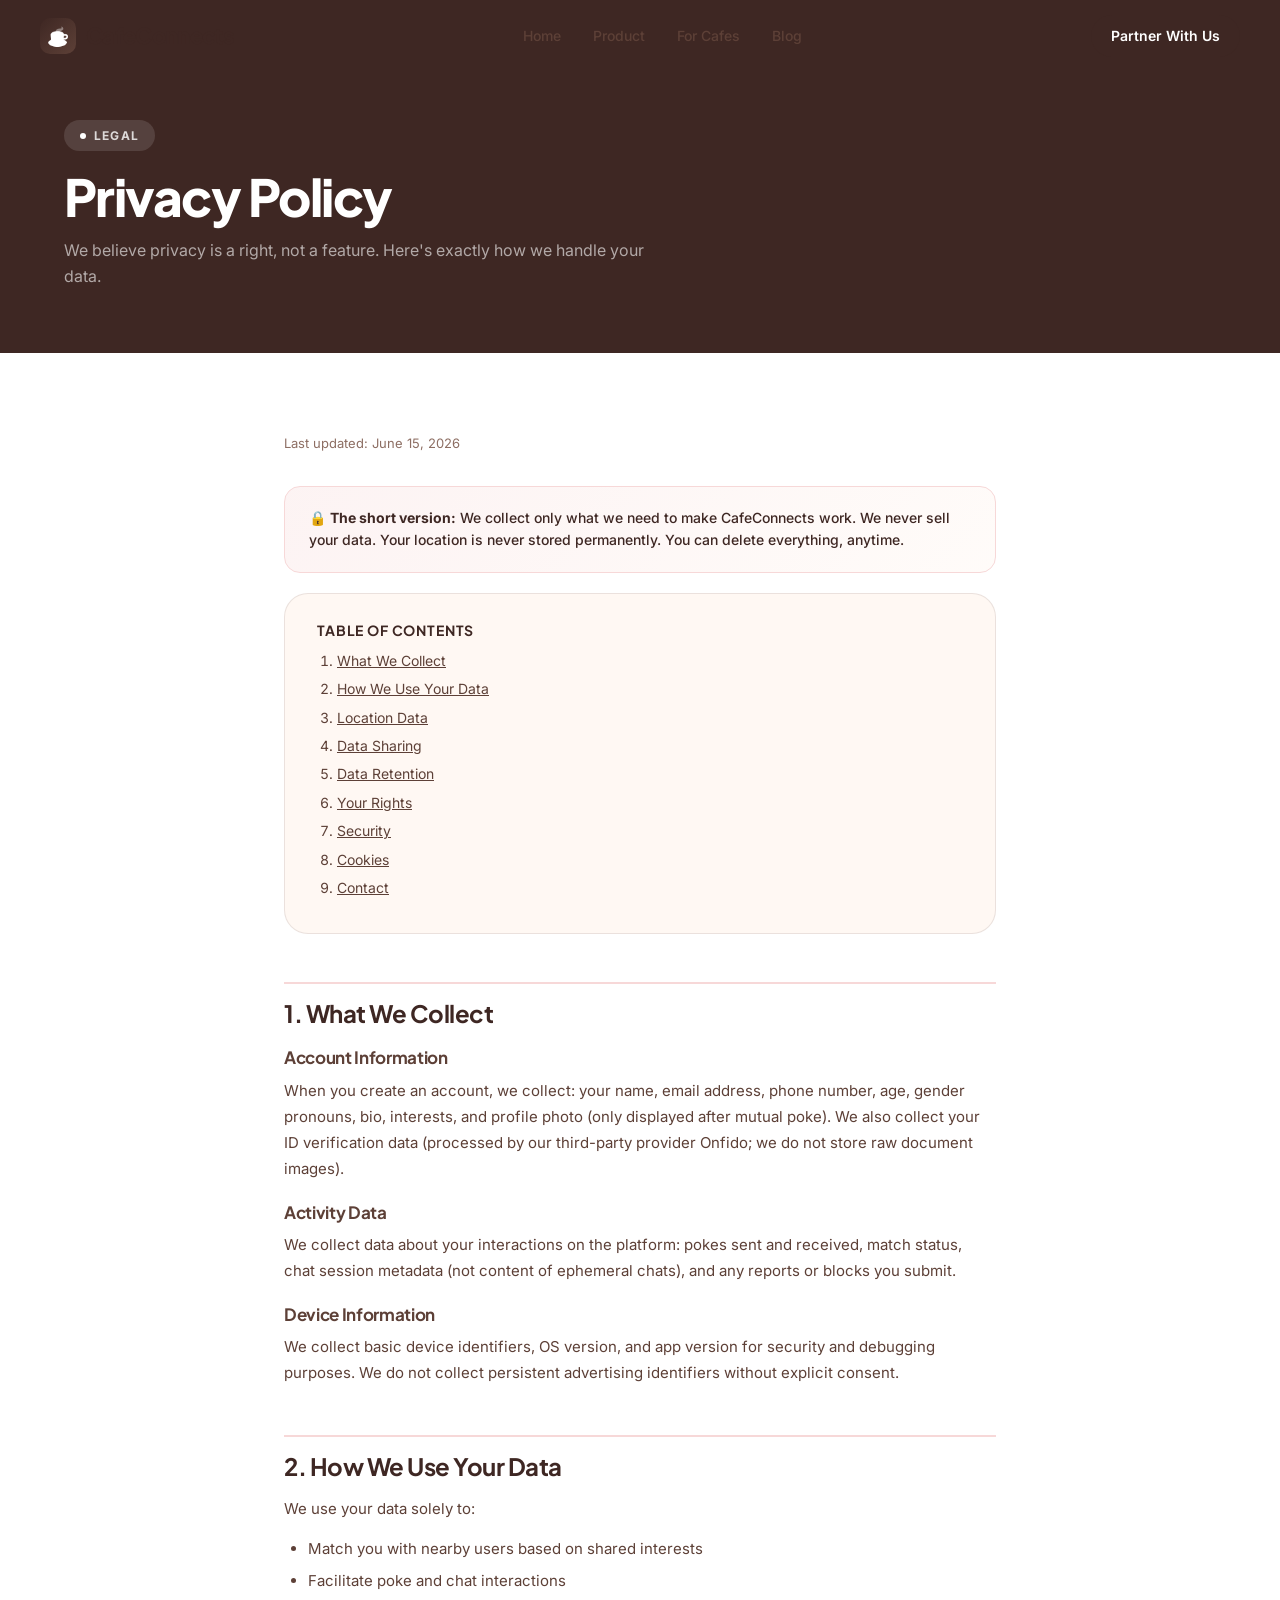
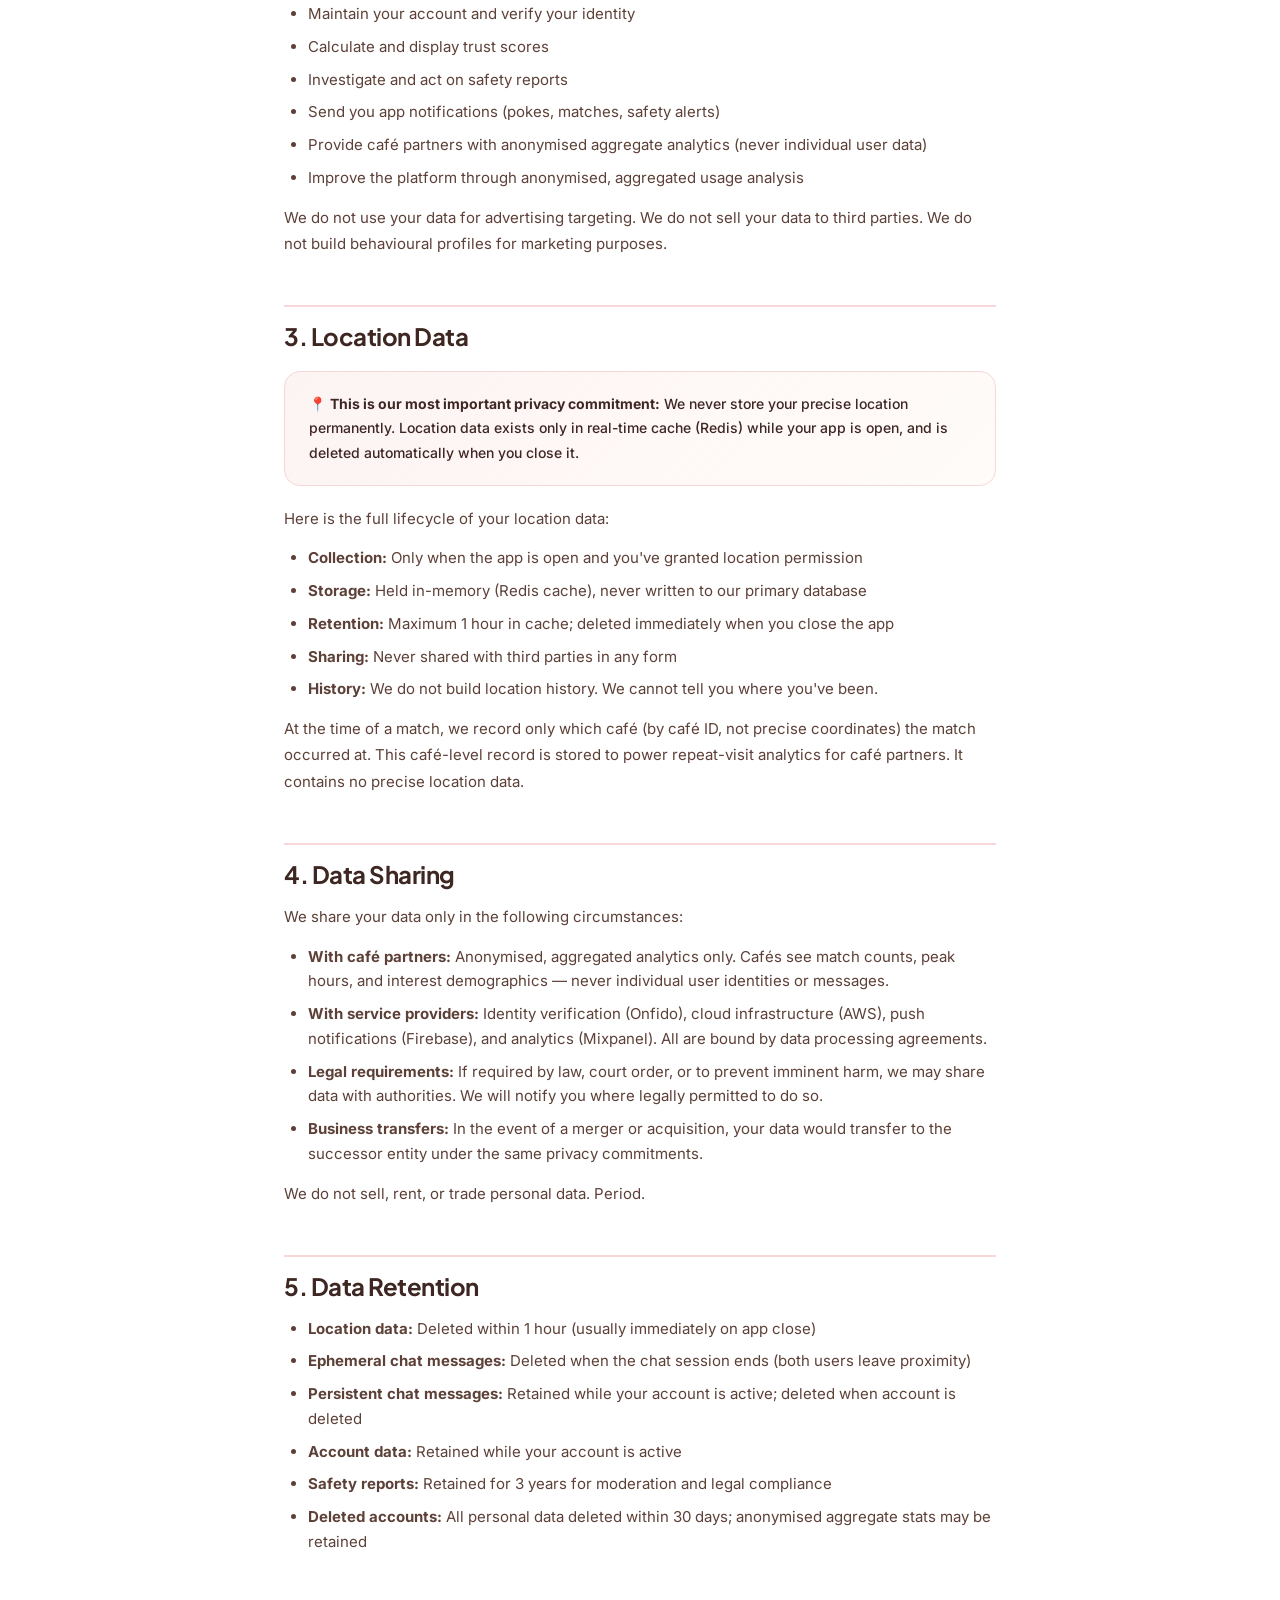
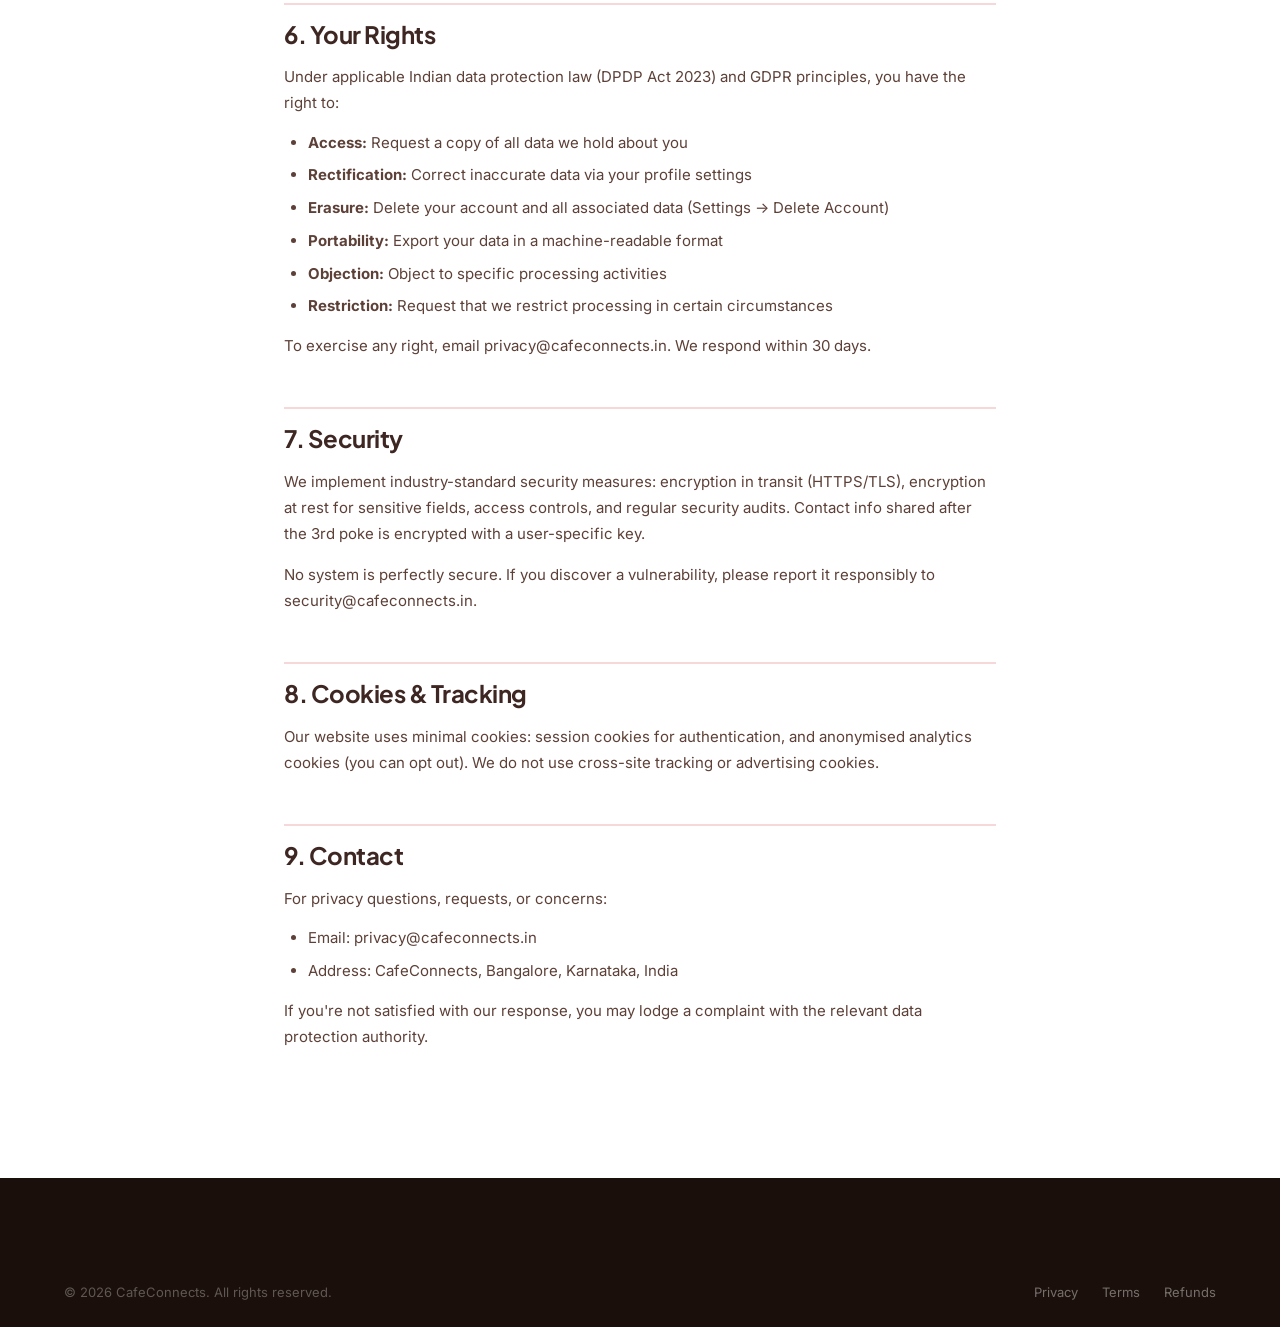
<file: privacy-policy.html>
<!DOCTYPE html>
<html lang="en">
<head>
  <meta charset="UTF-8" />
  <meta name="viewport" content="width=device-width, initial-scale=1.0" />
  <title>Privacy Policy — CafeConnects</title>
  <link rel="stylesheet" href="styles.css" />
  <style>
    .legal-hero { background:var(--espresso); padding:120px 0 64px; }
    .legal-body { max-width:760px; margin:0 auto; padding:80px 24px; }
    .legal-toc { background:var(--cream); border-radius:var(--radius-lg); padding:28px 32px; margin-bottom:48px; border:1px solid rgba(215,204,200,0.5); }
    .legal-toc h4 { font-size:14px; font-weight:700; color:var(--espresso); margin-bottom:12px; text-transform:uppercase; letter-spacing:0.06em; }
    .legal-toc ol { list-style:decimal; padding-left:20px; }
    .legal-toc li { font-size:14px; color:var(--coffee); margin-bottom:6px; }
    .legal-toc a { color:var(--coffee); text-decoration:underline; }
    .legal-toc a:hover { color:var(--espresso); }
    .legal-section { margin-bottom:48px; }
    .legal-section h2 { font-size:24px; font-weight:700; color:var(--espresso); margin-bottom:16px; padding-top:16px; border-top:2px solid var(--rose); }
    .legal-section h3 { font-size:17px; font-weight:700; color:var(--coffee); margin:20px 0 10px; }
    .legal-section p  { font-size:15px; color:var(--text-secondary); line-height:1.75; margin-bottom:14px; }
    .legal-section ul { list-style:disc; padding-left:24px; margin-bottom:14px; }
    .legal-section ul li { font-size:15px; color:var(--text-secondary); line-height:1.65; margin-bottom:8px; }
    .highlight-box { background:linear-gradient(135deg,rgba(247,216,216,0.3),rgba(255,248,243,0.5)); border:1px solid var(--rose); border-radius:var(--radius-md); padding:20px 24px; margin:20px 0; }
    .highlight-box p { margin:0; font-size:14px; font-weight:500; color:var(--espresso); }
    .last-updated { font-size:13px; color:var(--text-muted); margin-bottom:32px; }
  </style>
</head>
<body>
  <nav class="navbar scrolled" id="navbar">
    <div class="navbar-inner">
      <a href="index.html" class="logo"><div class="logo-icon"></div>CafeConnects</a>
      <div class="nav-links">
        <a href="index.html" class="nav-link">Home</a>
        <a href="product.html" class="nav-link">Product</a>
        <a href="for-cafes.html" class="nav-link">For Cafes</a>
        <a href="blog.html" class="nav-link">Blog</a>
      </div>
      <div class="nav-cta">
        <a href="for-cafes.html" class="btn-nav">Partner With Us</a>
        <button class="hamburger" id="hamburger"><span></span><span></span><span></span></button>
      </div>
    </div>
  </nav>
  <div class="mobile-menu" id="mobile-menu"><button class="mobile-close" id="mobile-close">✕</button><a href="index.html" class="nav-link">Home</a><a href="product.html" class="nav-link">Product</a></div>

  <section class="legal-hero">
    <div class="container">
      <div style="max-width:600px;padding-top:0">
        <div class="eyebrow" style="background:rgba(255,255,255,0.12);color:rgba(255,255,255,0.8);margin-bottom:16px"><span class="eyebrow-dot" style="background:#fff"></span>Legal</div>
        <h1 style="color:var(--white);font-size:clamp(32px,4vw,52px);font-weight:800;letter-spacing:-0.03em">Privacy Policy</h1>
        <p style="color:rgba(255,255,255,0.6);font-size:16px;margin-top:12px">We believe privacy is a right, not a feature. Here's exactly how we handle your data.</p>
      </div>
    </div>
  </section>

  <div class="legal-body">
    <p class="last-updated">Last updated: June 15, 2026</p>

    <div class="highlight-box">
      <p>🔒 <strong>The short version:</strong> We collect only what we need to make CafeConnects work. We never sell your data. Your location is never stored permanently. You can delete everything, anytime.</p>
    </div>

    <div class="legal-toc">
      <h4>Table of Contents</h4>
      <ol>
        <li><a href="#what-we-collect">What We Collect</a></li>
        <li><a href="#how-we-use">How We Use Your Data</a></li>
        <li><a href="#location">Location Data</a></li>
        <li><a href="#sharing">Data Sharing</a></li>
        <li><a href="#retention">Data Retention</a></li>
        <li><a href="#rights">Your Rights</a></li>
        <li><a href="#security">Security</a></li>
        <li><a href="#cookies">Cookies</a></li>
        <li><a href="#contact">Contact</a></li>
      </ol>
    </div>

    <div class="legal-section" id="what-we-collect">
      <h2>1. What We Collect</h2>
      <h3>Account Information</h3>
      <p>When you create an account, we collect: your name, email address, phone number, age, gender pronouns, bio, interests, and profile photo (only displayed after mutual poke). We also collect your ID verification data (processed by our third-party provider Onfido; we do not store raw document images).</p>
      <h3>Activity Data</h3>
      <p>We collect data about your interactions on the platform: pokes sent and received, match status, chat session metadata (not content of ephemeral chats), and any reports or blocks you submit.</p>
      <h3>Device Information</h3>
      <p>We collect basic device identifiers, OS version, and app version for security and debugging purposes. We do not collect persistent advertising identifiers without explicit consent.</p>
    </div>

    <div class="legal-section" id="how-we-use">
      <h2>2. How We Use Your Data</h2>
      <p>We use your data solely to:</p>
      <ul>
        <li>Match you with nearby users based on shared interests</li>
        <li>Facilitate poke and chat interactions</li>
        <li>Maintain your account and verify your identity</li>
        <li>Calculate and display trust scores</li>
        <li>Investigate and act on safety reports</li>
        <li>Send you app notifications (pokes, matches, safety alerts)</li>
        <li>Provide café partners with anonymised aggregate analytics (never individual user data)</li>
        <li>Improve the platform through anonymised, aggregated usage analysis</li>
      </ul>
      <p>We do not use your data for advertising targeting. We do not sell your data to third parties. We do not build behavioural profiles for marketing purposes.</p>
    </div>

    <div class="legal-section" id="location">
      <h2>3. Location Data</h2>
      <div class="highlight-box">
        <p>📍 <strong>This is our most important privacy commitment:</strong> We never store your precise location permanently. Location data exists only in real-time cache (Redis) while your app is open, and is deleted automatically when you close it.</p>
      </div>
      <p>Here is the full lifecycle of your location data:</p>
      <ul>
        <li><strong>Collection:</strong> Only when the app is open and you've granted location permission</li>
        <li><strong>Storage:</strong> Held in-memory (Redis cache), never written to our primary database</li>
        <li><strong>Retention:</strong> Maximum 1 hour in cache; deleted immediately when you close the app</li>
        <li><strong>Sharing:</strong> Never shared with third parties in any form</li>
        <li><strong>History:</strong> We do not build location history. We cannot tell you where you've been.</li>
      </ul>
      <p>At the time of a match, we record only which café (by café ID, not precise coordinates) the match occurred at. This café-level record is stored to power repeat-visit analytics for café partners. It contains no precise location data.</p>
    </div>

    <div class="legal-section" id="sharing">
      <h2>4. Data Sharing</h2>
      <p>We share your data only in the following circumstances:</p>
      <ul>
        <li><strong>With café partners:</strong> Anonymised, aggregated analytics only. Cafés see match counts, peak hours, and interest demographics — never individual user identities or messages.</li>
        <li><strong>With service providers:</strong> Identity verification (Onfido), cloud infrastructure (AWS), push notifications (Firebase), and analytics (Mixpanel). All are bound by data processing agreements.</li>
        <li><strong>Legal requirements:</strong> If required by law, court order, or to prevent imminent harm, we may share data with authorities. We will notify you where legally permitted to do so.</li>
        <li><strong>Business transfers:</strong> In the event of a merger or acquisition, your data would transfer to the successor entity under the same privacy commitments.</li>
      </ul>
      <p>We do not sell, rent, or trade personal data. Period.</p>
    </div>

    <div class="legal-section" id="retention">
      <h2>5. Data Retention</h2>
      <ul>
        <li><strong>Location data:</strong> Deleted within 1 hour (usually immediately on app close)</li>
        <li><strong>Ephemeral chat messages:</strong> Deleted when the chat session ends (both users leave proximity)</li>
        <li><strong>Persistent chat messages:</strong> Retained while your account is active; deleted when account is deleted</li>
        <li><strong>Account data:</strong> Retained while your account is active</li>
        <li><strong>Safety reports:</strong> Retained for 3 years for moderation and legal compliance</li>
        <li><strong>Deleted accounts:</strong> All personal data deleted within 30 days; anonymised aggregate stats may be retained</li>
      </ul>
    </div>

    <div class="legal-section" id="rights">
      <h2>6. Your Rights</h2>
      <p>Under applicable Indian data protection law (DPDP Act 2023) and GDPR principles, you have the right to:</p>
      <ul>
        <li><strong>Access:</strong> Request a copy of all data we hold about you</li>
        <li><strong>Rectification:</strong> Correct inaccurate data via your profile settings</li>
        <li><strong>Erasure:</strong> Delete your account and all associated data (Settings → Delete Account)</li>
        <li><strong>Portability:</strong> Export your data in a machine-readable format</li>
        <li><strong>Objection:</strong> Object to specific processing activities</li>
        <li><strong>Restriction:</strong> Request that we restrict processing in certain circumstances</li>
      </ul>
      <p>To exercise any right, email <a href="mailto:privacy@cafeconnects.in" style="color:var(--coffee)">privacy@cafeconnects.in</a>. We respond within 30 days.</p>
    </div>

    <div class="legal-section" id="security">
      <h2>7. Security</h2>
      <p>We implement industry-standard security measures: encryption in transit (HTTPS/TLS), encryption at rest for sensitive fields, access controls, and regular security audits. Contact info shared after the 3rd poke is encrypted with a user-specific key.</p>
      <p>No system is perfectly secure. If you discover a vulnerability, please report it responsibly to <a href="mailto:security@cafeconnects.in" style="color:var(--coffee)">security@cafeconnects.in</a>.</p>
    </div>

    <div class="legal-section" id="cookies">
      <h2>8. Cookies & Tracking</h2>
      <p>Our website uses minimal cookies: session cookies for authentication, and anonymised analytics cookies (you can opt out). We do not use cross-site tracking or advertising cookies.</p>
    </div>

    <div class="legal-section" id="contact">
      <h2>9. Contact</h2>
      <p>For privacy questions, requests, or concerns:</p>
      <ul>
        <li>Email: <a href="mailto:privacy@cafeconnects.in" style="color:var(--coffee)">privacy@cafeconnects.in</a></li>
        <li>Address: CafeConnects, Bangalore, Karnataka, India</li>
      </ul>
      <p>If you're not satisfied with our response, you may lodge a complaint with the relevant data protection authority.</p>
    </div>
  </div>

  <footer class="footer">
    <div class="container">
      <div class="footer-bottom">
        <p class="footer-copyright">© 2026 CafeConnects. All rights reserved.</p>
        <div class="footer-legal"><a href="privacy-policy.html">Privacy</a><a href="terms.html">Terms</a><a href="refund-policy.html">Refunds</a></div>
      </div>
    </div>
  </footer>
  <script src="shared.js"></script>
</body>
</html>
</file>
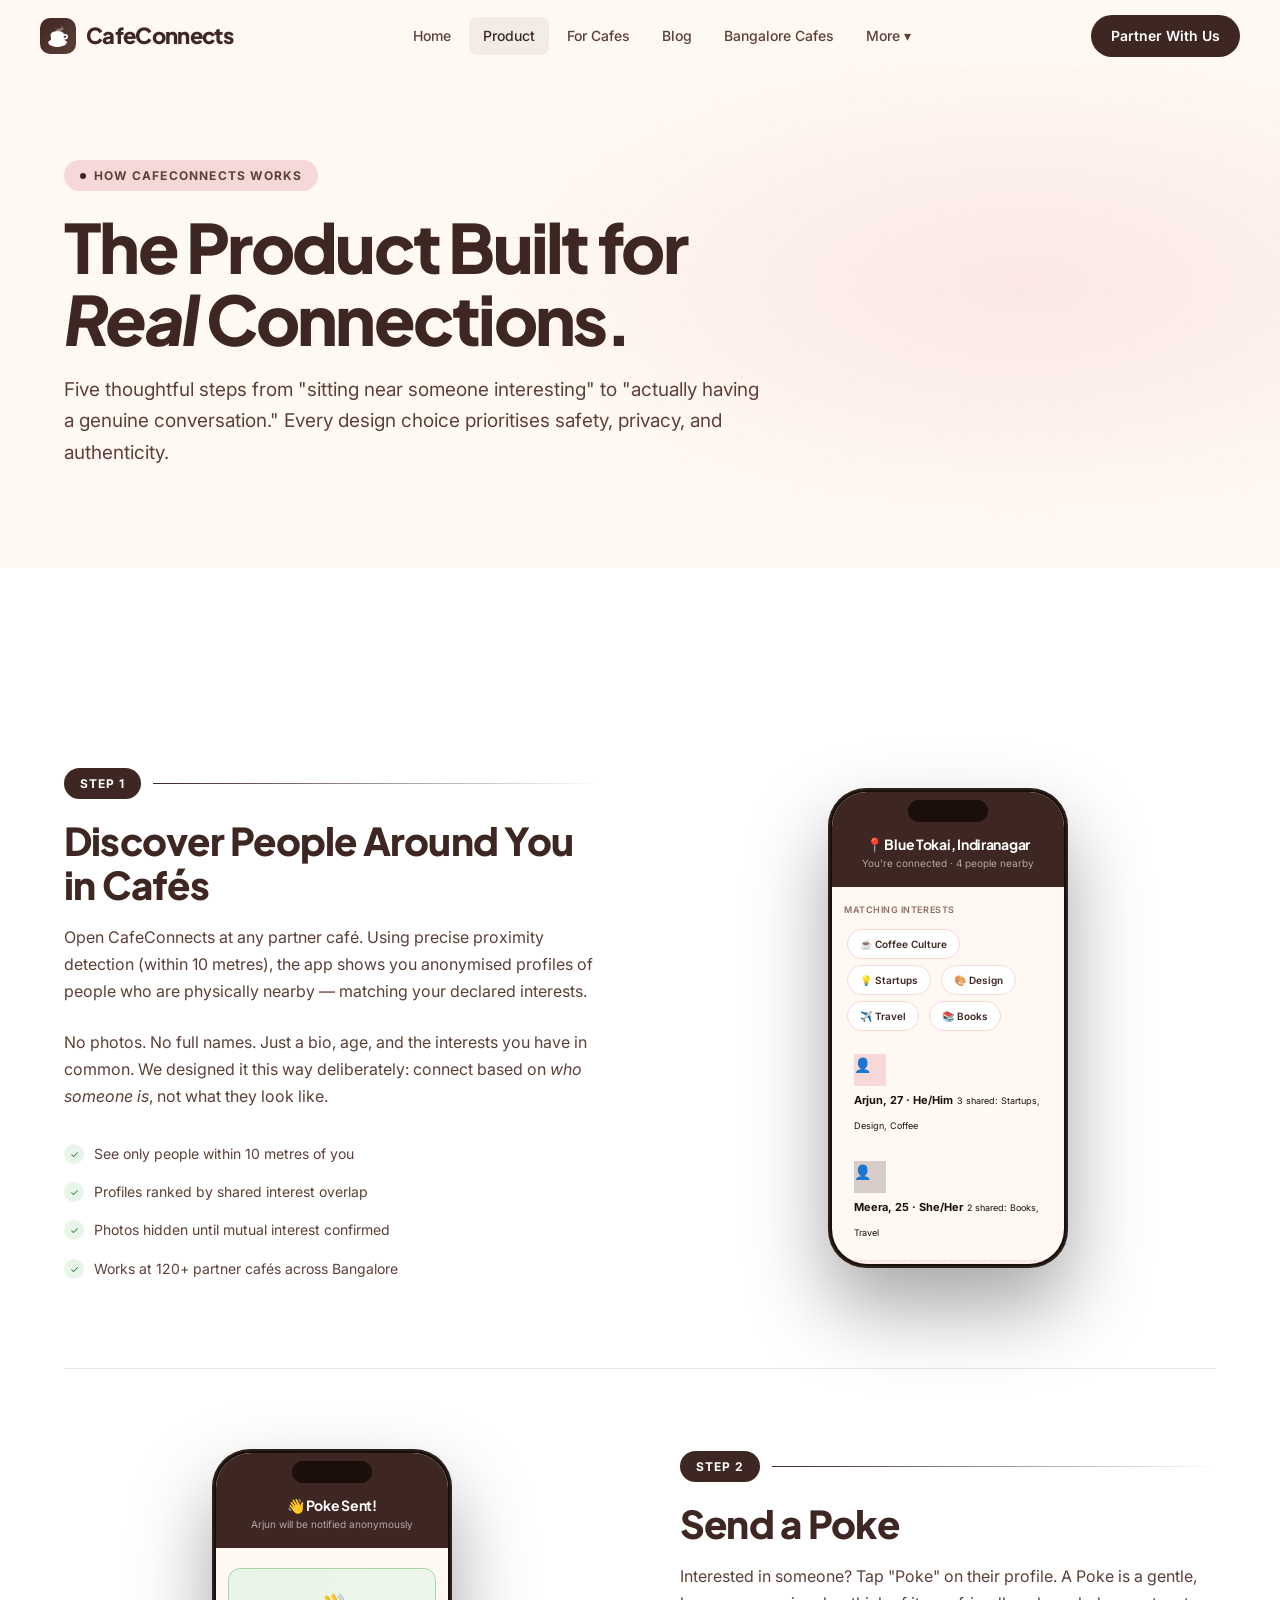
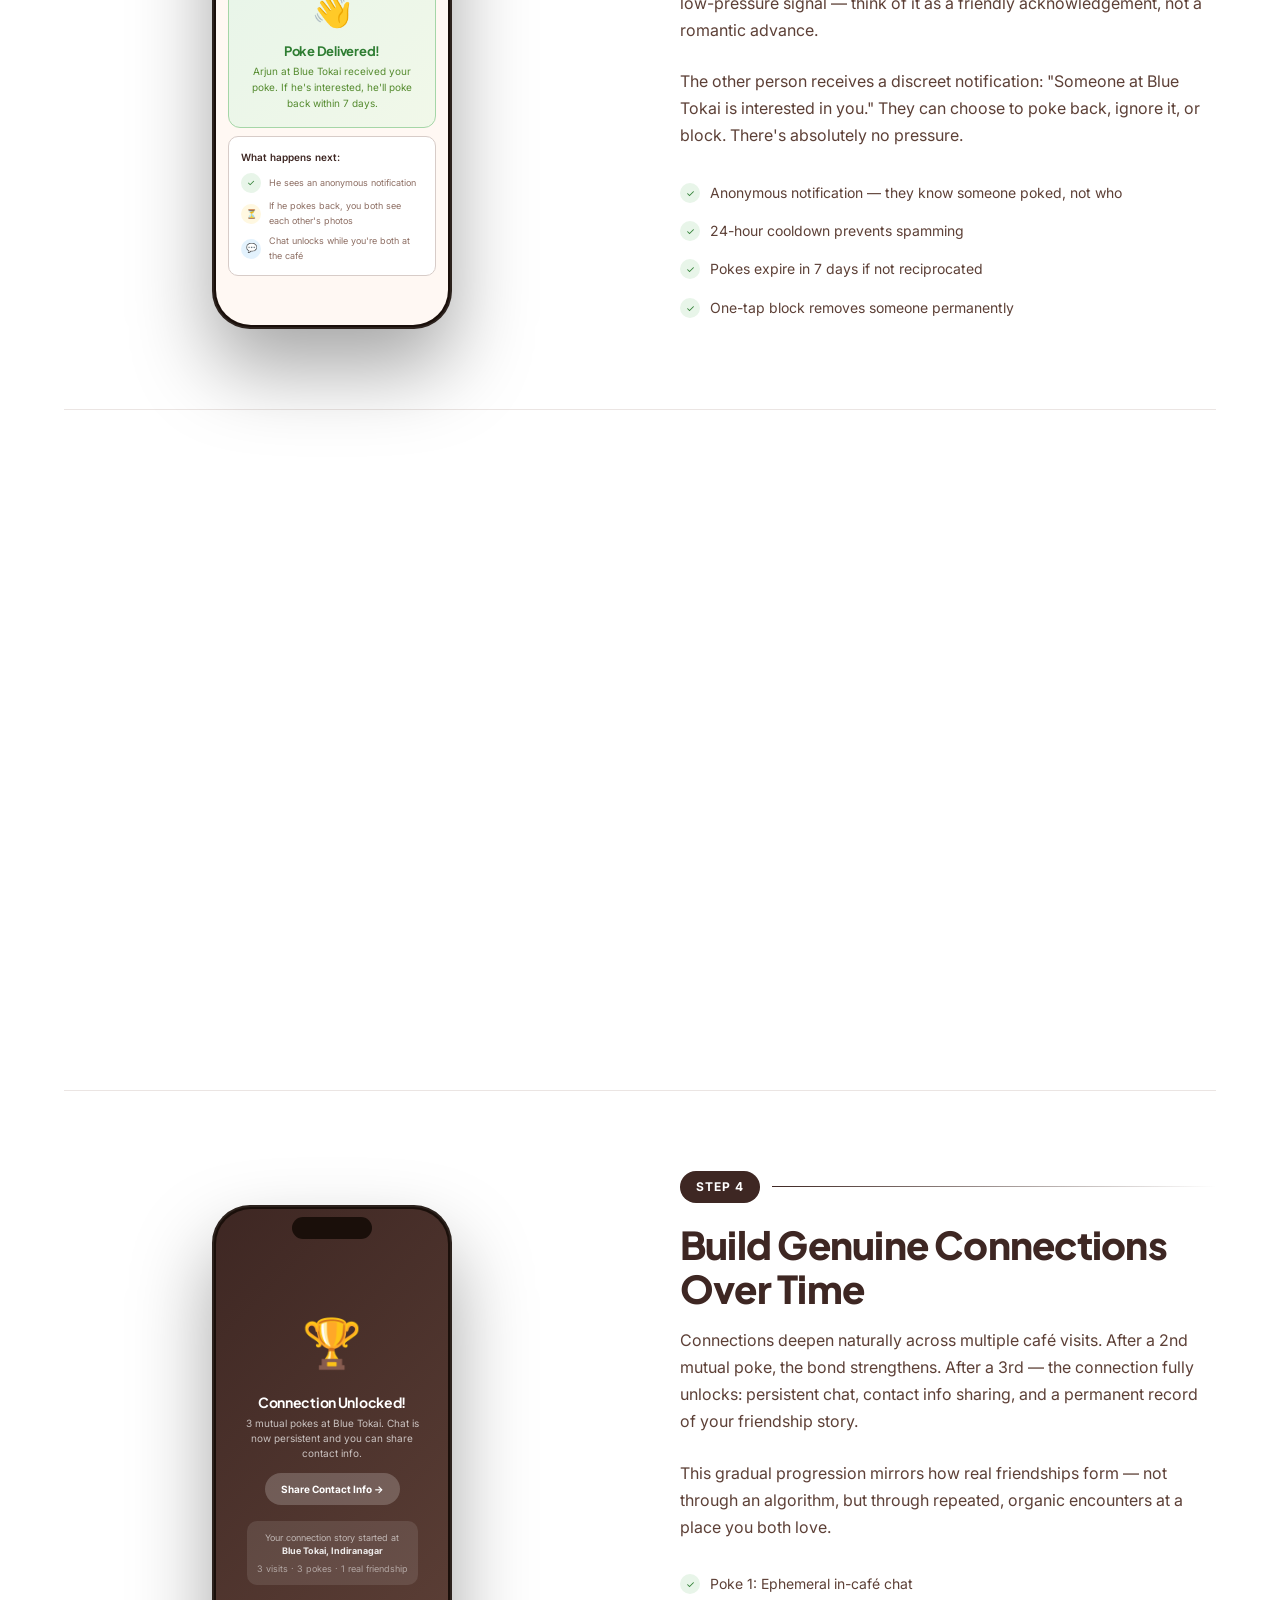
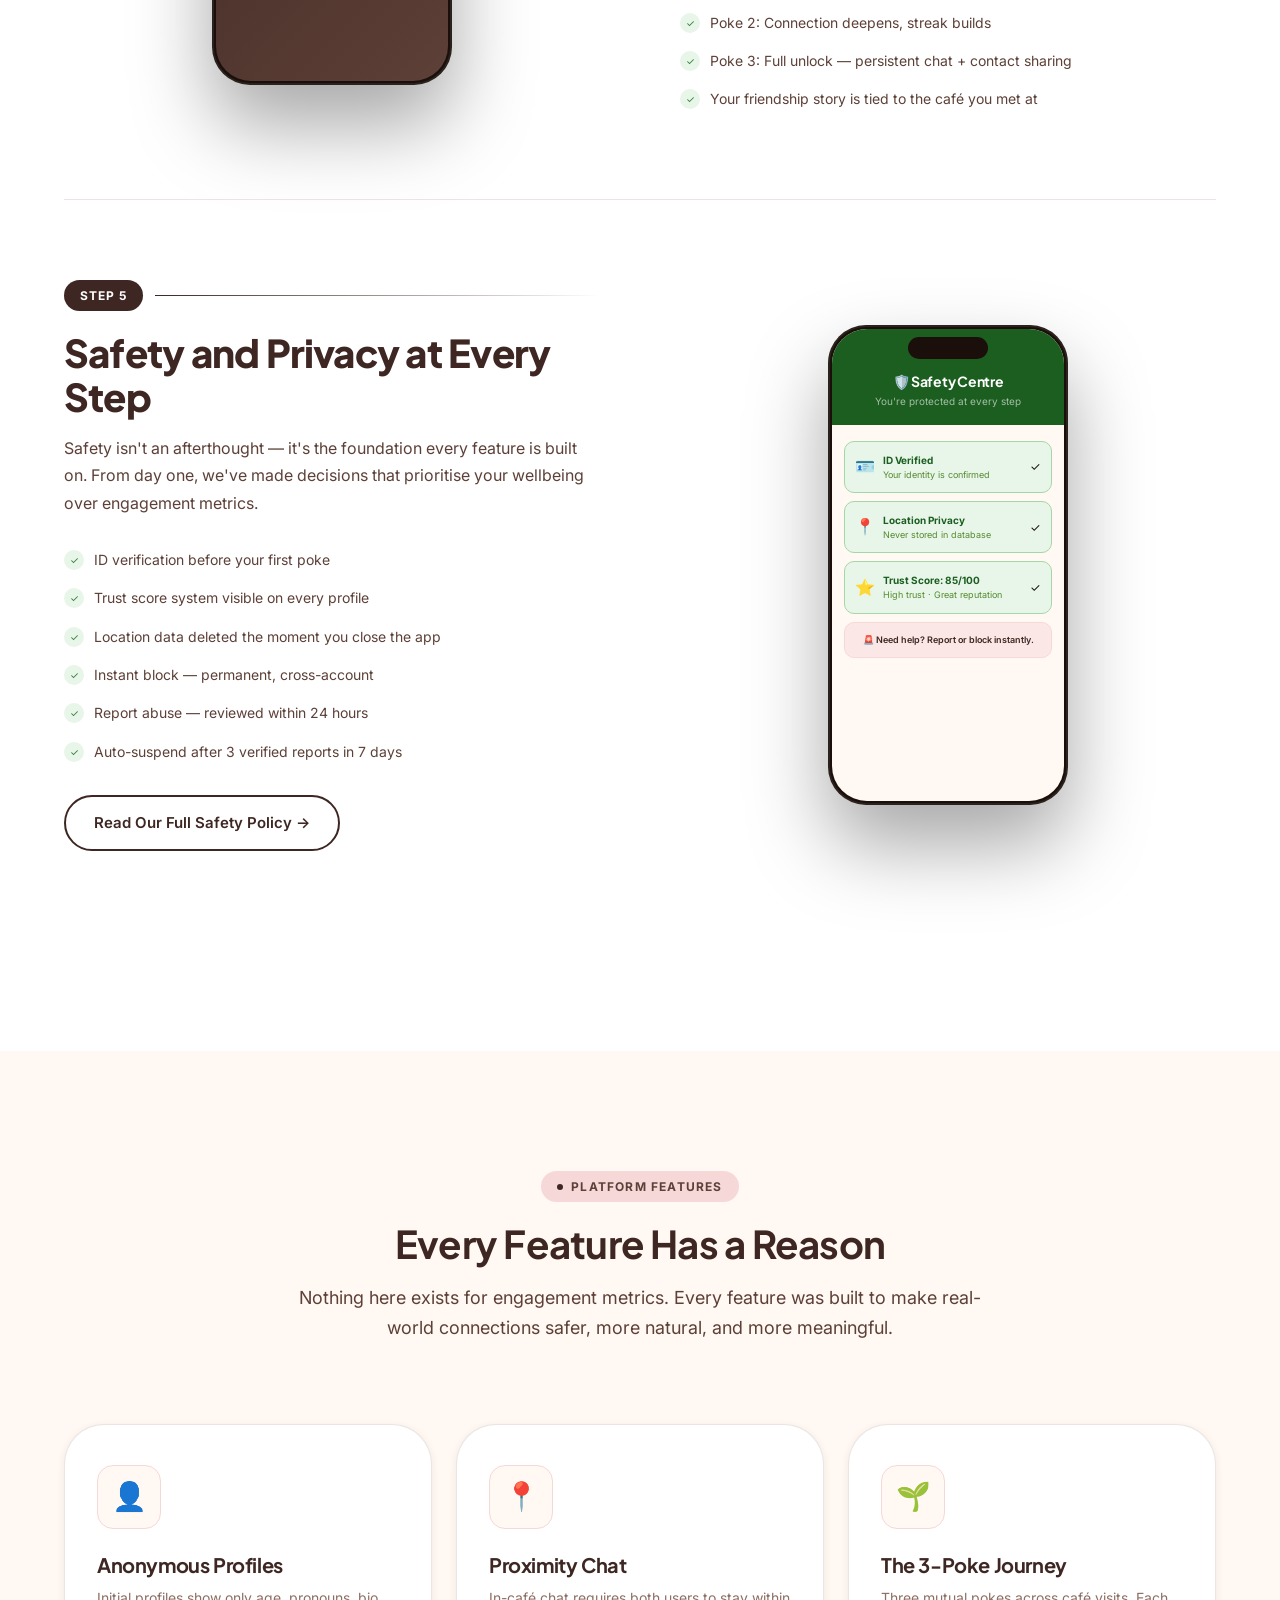
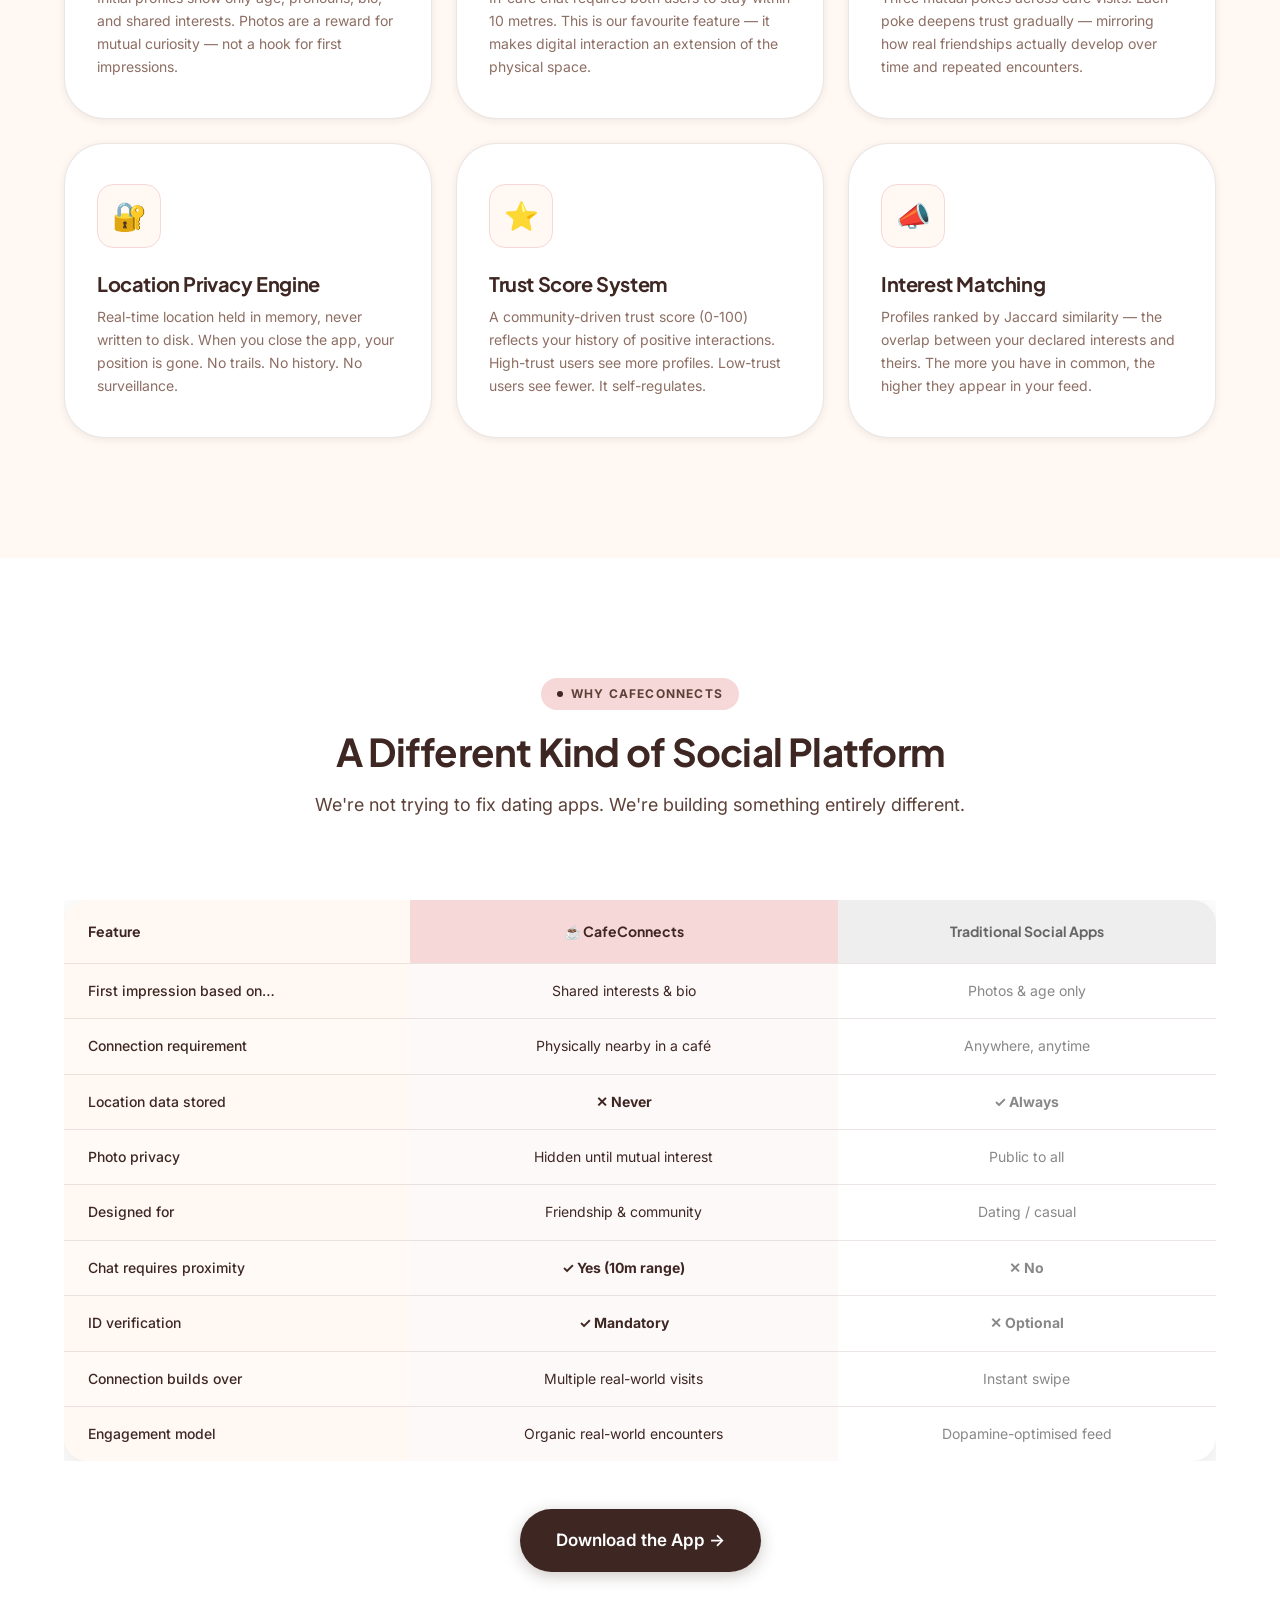
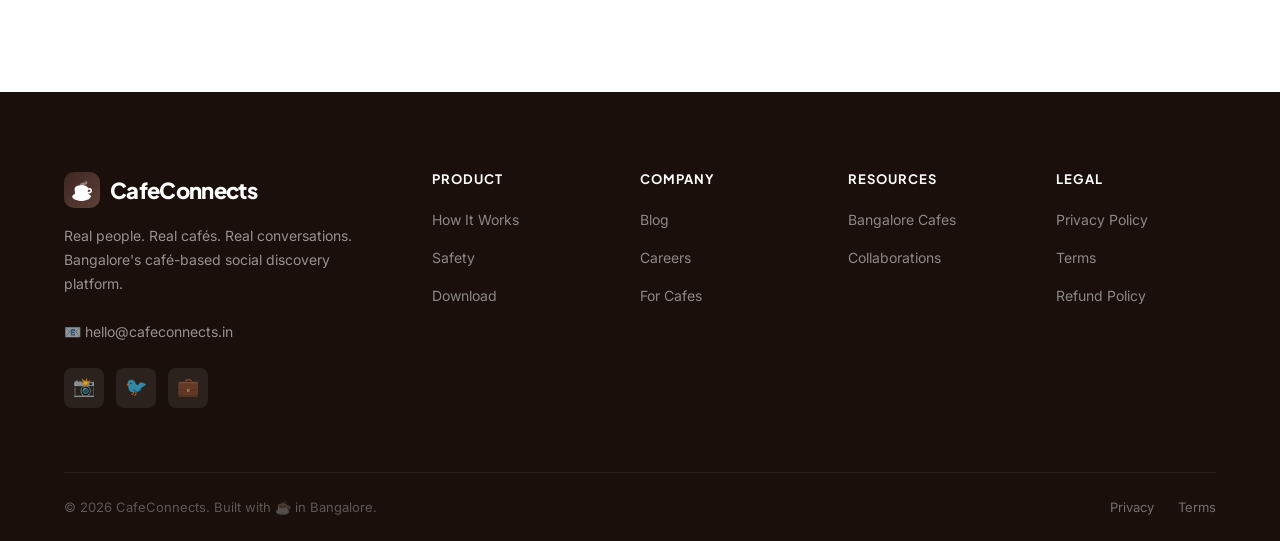
<file: product.html>
<!DOCTYPE html>
<html lang="en">
<head>
  <meta charset="UTF-8" />
  <meta name="viewport" content="width=device-width, initial-scale=1.0" />
  <title>Product — CafeConnects</title>
  <meta name="description" content="How CafeConnects works: discover, poke, connect. A privacy-first social platform built for real-world café connections." />
  <link rel="stylesheet" href="styles.css" />
  <style>
    /* ── Page Hero ────────────────────────── */
    .page-hero {
      background: var(--cream);
      padding: 160px 0 100px;
      position: relative;
      overflow: hidden;
    }
    .page-hero-bg {
      position: absolute;
      inset: 0;
      background: radial-gradient(ellipse 70% 70% at 80% 50%, rgba(247,216,216,0.5) 0%, transparent 60%);
    }
    .page-hero-dots {
      position: absolute;
      inset: 0;
      background-image: radial-gradient(circle, rgba(93,64,55,0.05) 1px, transparent 1px);
      background-size: 28px 28px;
    }
    .page-hero-inner {
      position: relative;
      z-index: 2;
      max-width: 700px;
    }
    .page-hero h1 {
      font-size: clamp(40px, 5.5vw, 68px);
      font-weight: 800;
      letter-spacing: -0.04em;
      line-height: 1.05;
      color: var(--espresso);
      margin-bottom: 20px;
    }
    .page-hero p {
      font-size: 19px;
      color: var(--text-secondary);
      line-height: 1.65;
    }

    /* ── Journey Section ──────────────────── */
    .journey-section { background: var(--white); }

    .journey-item {
      display: grid;
      grid-template-columns: 1fr 1fr;
      gap: 80px;
      align-items: center;
      padding: 80px 0;
      border-bottom: 1px solid rgba(215,204,200,0.5);
    }
    .journey-item:last-child { border-bottom: none; }
    .journey-item:nth-child(even) .journey-visual { order: -1; }

    .journey-step-label {
      display: flex;
      align-items: center;
      gap: 12px;
      margin-bottom: 20px;
    }
    .step-pill {
      background: var(--espresso);
      color: var(--white);
      font-size: 12px;
      font-weight: 700;
      letter-spacing: 0.08em;
      text-transform: uppercase;
      padding: 6px 16px;
      border-radius: var(--radius-full);
    }
    .step-connector {
      height: 1px;
      flex: 1;
      background: linear-gradient(90deg, var(--espresso), transparent);
    }

    .journey-content h2 {
      font-size: clamp(28px, 3vw, 40px);
      font-weight: 800;
      margin-bottom: 16px;
      color: var(--espresso);
    }
    .journey-content p {
      font-size: 16px;
      color: var(--text-secondary);
      line-height: 1.7;
      margin-bottom: 24px;
    }
    .journey-points { list-style: none; }
    .journey-points li {
      display: flex;
      align-items: flex-start;
      gap: 10px;
      font-size: 14px;
      color: var(--text-secondary);
      padding: 8px 0;
    }
    .journey-points li::before {
      content: '✓';
      width: 20px;
      height: 20px;
      border-radius: 50%;
      background: #E8F5E9;
      color: #2E7D32;
      display: flex;
      align-items: center;
      justify-content: center;
      font-size: 10px;
      flex-shrink: 0;
      margin-top: 1px;
    }

    .journey-visual {
      position: relative;
    }

    /* ── Phone Mockup Variants ────────────── */
    .phone-wrap {
      width: 100%;
      display: flex;
      justify-content: center;
      position: relative;
    }

    .product-phone {
      width: 240px;
      height: 480px;
      background: var(--dark);
      border-radius: 38px;
      position: relative;
      box-shadow: 0 40px 80px rgba(0,0,0,0.35), inset 0 0 0 2px rgba(255,255,255,0.08);
      overflow: hidden;
    }

    .product-phone::before {
      content: '';
      position: absolute;
      top: 12px;
      left: 50%;
      transform: translateX(-50%);
      width: 80px;
      height: 22px;
      background: var(--dark);
      border-radius: 11px;
      z-index: 10;
    }

    .product-phone .phone-screen-content {
      position: absolute;
      inset: 0;
      background: var(--cream);
      margin: 4px;
      border-radius: 35px;
      overflow: hidden;
      display: flex;
      flex-direction: column;
    }

    .screen-status {
      background: var(--espresso);
      padding: 44px 16px 16px;
      text-align: center;
      flex-shrink: 0;
    }
    .screen-status h4 { color: #fff; font-size: 14px; font-weight: 700; font-family: var(--font-display); }
    .screen-status p { color: rgba(255,255,255,0.6); font-size: 10px; margin-top: 3px; }

    .screen-body {
      flex: 1;
      padding: 12px;
      overflow: hidden;
    }

    .info-chip {
      background: var(--white);
      border: 1px solid var(--rose);
      border-radius: 20px;
      padding: 6px 12px;
      font-size: 10px;
      font-weight: 600;
      color: var(--espresso);
      display: inline-flex;
      align-items: center;
      gap: 6px;
      margin: 3px;
    }

    .poke-sent {
      background: linear-gradient(135deg, #E8F5E9, #F1F8E9);
      border: 1px solid #A5D6A7;
      border-radius: 12px;
      padding: 16px;
      text-align: center;
      margin: 8px 0;
    }
    .poke-sent .emoji { font-size: 32px; margin-bottom: 8px; }
    .poke-sent h4 { font-size: 13px; color: #2E7D32; font-weight: 700; }
    .poke-sent p  { font-size: 10px; color: #558B2F; margin-top: 4px; }

    .chat-bubble-wrap {
      display: flex;
      flex-direction: column;
      gap: 6px;
      padding: 8px 0;
    }
    .chat-bubble {
      max-width: 75%;
      padding: 8px 12px;
      border-radius: 14px;
      font-size: 10px;
      line-height: 1.4;
    }
    .chat-bubble.sent {
      background: var(--espresso);
      color: #fff;
      align-self: flex-end;
      border-bottom-right-radius: 4px;
    }
    .chat-bubble.received {
      background: var(--white);
      color: var(--espresso);
      align-self: flex-start;
      border-bottom-left-radius: 4px;
      border: 1px solid var(--latte);
    }
    .chat-meta {
      font-size: 9px;
      color: var(--text-light);
      text-align: center;
      margin: 4px 0;
    }

    .unlock-screen {
      background: var(--grad-warm);
      flex: 1;
      display: flex;
      flex-direction: column;
      align-items: center;
      justify-content: center;
      padding: 20px;
      text-align: center;
    }
    .unlock-screen .trophy { font-size: 48px; margin-bottom: 12px; }
    .unlock-screen h4 { color: #fff; font-size: 14px; font-weight: 700; margin-bottom: 6px; font-family: var(--font-display); }
    .unlock-screen p { color: rgba(255,255,255,0.7); font-size: 10px; line-height: 1.5; }
    .unlock-cta { background: rgba(255,255,255,0.2); color: #fff; border-radius: 20px; padding: 8px 16px; font-size: 10px; font-weight: 700; margin-top: 12px; display: inline-block; }

    /* ── Feature Cards ────────────────────── */
    .features-section { background: var(--cream); }
    .features-big-grid {
      display: grid;
      grid-template-columns: repeat(3, 1fr);
      gap: 24px;
    }
    .feature-big-card {
      background: var(--white);
      border-radius: var(--radius-xl);
      padding: 40px 32px;
      border: 1px solid rgba(215,204,200,0.5);
      box-shadow: var(--shadow-sm);
      transition: all 0.3s var(--ease-smooth);
    }
    .feature-big-card:hover {
      box-shadow: var(--shadow-lg);
      transform: translateY(-6px);
      border-color: var(--rose);
    }
    .feature-big-icon {
      width: 64px;
      height: 64px;
      border-radius: var(--radius-md);
      background: var(--cream);
      border: 1px solid var(--rose);
      display: flex;
      align-items: center;
      justify-content: center;
      font-size: 28px;
      margin-bottom: 24px;
    }
    .feature-big-card h3 { font-size: 20px; margin-bottom: 10px; }
    .feature-big-card p  { font-size: 14px; color: var(--text-muted); line-height: 1.65; }

    /* ── Comparison ───────────────────────── */
    .comparison-section { background: var(--white); }
    .comparison-table {
      width: 100%;
      border-collapse: collapse;
      border-radius: var(--radius-lg);
      overflow: hidden;
      box-shadow: var(--shadow-md);
    }
    .comparison-table th {
      padding: 20px 24px;
      font-size: 14px;
      font-weight: 700;
      font-family: var(--font-display);
      text-align: left;
    }
    .comparison-table th:first-child { background: var(--cream); color: var(--espresso); width: 30%; }
    .comparison-table th:nth-child(2) {
      background: var(--rose);
      color: var(--espresso);
      text-align: center;
    }
    .comparison-table th:nth-child(3) {
      background: #EEEEEE;
      color: #666;
      text-align: center;
    }
    .comparison-table td {
      padding: 16px 24px;
      font-size: 14px;
      border-top: 1px solid rgba(215,204,200,0.5);
    }
    .comparison-table td:first-child { font-weight: 500; color: var(--espresso); background: var(--cream); }
    .comparison-table td:nth-child(2) { text-align: center; background: rgba(247,216,216,0.15); color: var(--espresso); }
    .comparison-table td:nth-child(3) { text-align: center; color: #888; }
    .comparison-table tr:nth-child(even) td:first-child { background: rgba(255,248,243,0.7); }
    .yes { color: #2E7D32; font-weight: 700; font-size: 16px; }
    .no  { color: #C62828; font-weight: 700; font-size: 16px; }

    @media (max-width: 768px) {
      .journey-item { grid-template-columns: 1fr; gap: 40px; }
      .journey-item:nth-child(even) .journey-visual { order: 0; }
      .features-big-grid { grid-template-columns: 1fr; }
      .comparison-table { font-size: 12px; }
      .comparison-table th, .comparison-table td { padding: 12px 16px; }
    }
  </style>
</head>
<body>

  <!-- NAVBAR -->
  <nav class="navbar" id="navbar">
    <div class="navbar-inner">
      <a href="index.html" class="logo"><div class="logo-icon"></div>CafeConnects</a>
      <div class="nav-links">
        <a href="index.html" class="nav-link">Home</a>
        <a href="product.html" class="nav-link active">Product</a>
        <a href="for-cafes.html" class="nav-link">For Cafes</a>
        <a href="blog.html" class="nav-link">Blog</a>
        <a href="bangalore-cafes.html" class="nav-link">Bangalore Cafes</a>
        <div class="nav-dropdown">
          <a href="#" class="nav-link">More ▾</a>
          <div class="nav-dropdown-menu">
            <a href="careers.html" class="nav-dropdown-item">Careers</a>
            <a href="collaborations.html" class="nav-dropdown-item">Collaborations</a>
            <a href="safety.html" class="nav-dropdown-item">Safety</a>
            <a href="privacy-policy.html" class="nav-dropdown-item">Privacy Policy</a>
            <a href="terms.html" class="nav-dropdown-item">Terms of Service</a>
            <a href="refund-policy.html" class="nav-dropdown-item">Refund Policy</a>
          </div>
        </div>
      </div>
      <div class="nav-cta">
        <a href="for-cafes.html" class="btn-nav">Partner With Us</a>
        <button class="hamburger" id="hamburger"><span></span><span></span><span></span></button>
      </div>
    </div>
  </nav>
  <div class="mobile-menu" id="mobile-menu">
    <button class="mobile-close" id="mobile-close">✕</button>
    <a href="index.html" class="nav-link">Home</a>
    <a href="product.html" class="nav-link active">Product</a>
    <a href="for-cafes.html" class="nav-link">For Cafes</a>
    <a href="blog.html" class="nav-link">Blog</a>
    <a href="bangalore-cafes.html" class="nav-link">Bangalore Cafes</a>
    <a href="careers.html" class="nav-link">Careers</a>
    <a href="collaborations.html" class="nav-link">Collaborations</a>
    <a href="safety.html" class="nav-link">Safety</a>
  </div>

  <!-- ═══ PAGE HERO ═══ -->
  <section class="page-hero">
    <div class="page-hero-bg"></div>
    <div class="page-hero-dots"></div>
    <div class="container">
      <div class="page-hero-inner">
        <div class="eyebrow reveal"><span class="eyebrow-dot"></span>How CafeConnects Works</div>
        <h1 class="reveal">The Product Built for <em>Real</em> Connections.</h1>
        <p class="reveal reveal-delay-1">
          Five thoughtful steps from "sitting near someone interesting" to "actually having a genuine conversation." Every design choice prioritises safety, privacy, and authenticity.
        </p>
      </div>
    </div>
  </section>

  <!-- ═══ JOURNEY ═══ -->
  <section class="journey-section section">
    <div class="container">

      <!-- Step 1 -->
      <div class="journey-item">
        <div class="journey-content reveal">
          <div class="journey-step-label">
            <span class="step-pill">Step 1</span>
            <div class="step-connector"></div>
          </div>
          <h2>Discover People Around You in Cafés</h2>
          <p>
            Open CafeConnects at any partner café. Using precise proximity detection (within 10 metres), the app shows you anonymised profiles of people who are physically nearby — matching your declared interests.
          </p>
          <p>
            No photos. No full names. Just a bio, age, and the interests you have in common. We designed it this way deliberately: connect based on <em>who someone is</em>, not what they look like.
          </p>
          <ul class="journey-points">
            <li>See only people within 10 metres of you</li>
            <li>Profiles ranked by shared interest overlap</li>
            <li>Photos hidden until mutual interest confirmed</li>
            <li>Works at 120+ partner cafés across Bangalore</li>
          </ul>
        </div>
        <div class="journey-visual reveal reveal-delay-2">
          <div class="phone-wrap">
            <div class="product-phone">
              <div class="phone-screen-content">
                <div class="screen-status">
                  <h4>📍 Blue Tokai, Indiranagar</h4>
                  <p>You're connected · 4 people nearby</p>
                </div>
                <div class="screen-body">
                  <p style="font-size:9px;font-weight:600;color:var(--text-muted);padding:4px 0 8px;text-transform:uppercase;letter-spacing:0.06em">Matching Interests</p>
                  <div>
                    <span class="info-chip">☕ Coffee Culture</span>
                    <span class="info-chip">💡 Startups</span>
                    <span class="info-chip">🎨 Design</span>
                    <span class="info-chip">✈️ Travel</span>
                    <span class="info-chip">📚 Books</span>
                  </div>
                  <div style="margin-top:12px;display:flex;flex-direction:column;gap:8px;">
                    <div class="phone-user-card" style="border-radius:10px;padding:8px 10px">
                      <div class="phone-avatar" style="width:32px;height:32px;background:#F7D8D8;font-size:14px">👤</div>
                      <div class="phone-user-info">
                        <strong style="font-size:11px">Arjun, 27 · He/Him</strong>
                        <span style="font-size:9px">3 shared: Startups, Design, Coffee</span>
                      </div>
                    </div>
                    <div class="phone-user-card" style="border-radius:10px;padding:8px 10px">
                      <div class="phone-avatar" style="width:32px;height:32px;background:#D7CCC8;font-size:14px">👤</div>
                      <div class="phone-user-info">
                        <strong style="font-size:11px">Meera, 25 · She/Her</strong>
                        <span style="font-size:9px">2 shared: Books, Travel</span>
                      </div>
                    </div>
                    <div style="background:rgba(247,216,216,0.3);border:1px dashed var(--rose);border-radius:10px;padding:10px;text-align:center;">
                      <p style="font-size:9px;color:var(--text-muted)">🔒 2 more profiles · Tap to unlock premium</p>
                    </div>
                  </div>
                </div>
              </div>
            </div>
          </div>
        </div>
      </div>

      <!-- Step 2 -->
      <div class="journey-item">
        <div class="journey-content reveal">
          <div class="journey-step-label">
            <span class="step-pill">Step 2</span>
            <div class="step-connector"></div>
          </div>
          <h2>Send a Poke</h2>
          <p>
            Interested in someone? Tap "Poke" on their profile. A Poke is a gentle, low-pressure signal — think of it as a friendly acknowledgement, not a romantic advance.
          </p>
          <p>
            The other person receives a discreet notification: "Someone at Blue Tokai is interested in you." They can choose to poke back, ignore it, or block. There's absolutely no pressure.
          </p>
          <ul class="journey-points">
            <li>Anonymous notification — they know someone poked, not who</li>
            <li>24-hour cooldown prevents spamming</li>
            <li>Pokes expire in 7 days if not reciprocated</li>
            <li>One-tap block removes someone permanently</li>
          </ul>
        </div>
        <div class="journey-visual reveal reveal-delay-2">
          <div class="phone-wrap">
            <div class="product-phone">
              <div class="phone-screen-content">
                <div class="screen-status">
                  <h4>👋 Poke Sent!</h4>
                  <p>Arjun will be notified anonymously</p>
                </div>
                <div class="screen-body">
                  <div class="poke-sent">
                    <div class="emoji">👋</div>
                    <h4>Poke Delivered!</h4>
                    <p>Arjun at Blue Tokai received your poke. If he's interested, he'll poke back within 7 days.</p>
                  </div>
                  <div style="background:var(--white);border:1px solid var(--latte);border-radius:10px;padding:12px;margin-top:8px;">
                    <p style="font-size:10px;font-weight:600;color:var(--espresso);margin-bottom:8px">What happens next:</p>
                    <div style="display:flex;align-items:center;gap:8px;margin-bottom:6px;">
                      <div style="width:20px;height:20px;border-radius:50%;background:#E8F5E9;color:#2E7D32;display:flex;align-items:center;justify-content:center;font-size:9px;flex-shrink:0">✓</div>
                      <p style="font-size:9px;color:var(--text-muted)">He sees an anonymous notification</p>
                    </div>
                    <div style="display:flex;align-items:center;gap:8px;margin-bottom:6px;">
                      <div style="width:20px;height:20px;border-radius:50%;background:#FFF8E1;color:#F57F17;display:flex;align-items:center;justify-content:center;font-size:9px;flex-shrink:0">⏳</div>
                      <p style="font-size:9px;color:var(--text-muted)">If he pokes back, you both see each other's photos</p>
                    </div>
                    <div style="display:flex;align-items:center;gap:8px;">
                      <div style="width:20px;height:20px;border-radius:50%;background:#E3F2FD;color:#1565C0;display:flex;align-items:center;justify-content:center;font-size:9px;flex-shrink:0">💬</div>
                      <p style="font-size:9px;color:var(--text-muted)">Chat unlocks while you're both at the café</p>
                    </div>
                  </div>
                </div>
              </div>
            </div>
          </div>
        </div>
      </div>

      <!-- Step 3 -->
      <div class="journey-item">
        <div class="journey-content reveal">
          <div class="journey-step-label">
            <span class="step-pill">Step 3</span>
            <div class="step-connector"></div>
          </div>
          <h2>Mutual Interest Unlocks Conversation</h2>
          <p>
            When both of you have poked each other, the first lock breaks: photos become visible and an ephemeral chat opens. This chat exists <em>only</em> while you're both within 10 metres.
          </p>
          <p>
            The proximity requirement is intentional — it keeps conversations grounded in the real world. Walk away, and the chat closes. Walk back in, and the warmth picks up right where it left off.
          </p>
          <ul class="journey-points">
            <li>Photos unlock for both parties simultaneously</li>
            <li>In-app chat only within 10 metres</li>
            <li>Messages are ephemeral — deleted when session ends</li>
            <li>The proximity rule encourages face-to-face conversation</li>
          </ul>
        </div>
        <div class="journey-visual reveal reveal-delay-2">
          <div class="phone-wrap">
            <div class="product-phone">
              <div class="phone-screen-content">
                <div class="screen-status">
                  <h4>🎉 Mutual Match!</h4>
                  <p>Arjun poked back · Photos unlocked</p>
                </div>
                <div class="screen-body">
                  <div style="background:linear-gradient(135deg,rgba(247,216,216,0.3),rgba(215,204,200,0.2));border:1px solid var(--rose);border-radius:12px;padding:10px;text-align:center;margin-bottom:10px;">
                    <div style="width:52px;height:52px;border-radius:50%;background:var(--grad-warm);margin:0 auto 6px;display:flex;align-items:center;justify-content:center;font-size:22px;">😊</div>
                    <p style="font-size:10px;font-weight:700;color:var(--espresso)">Arjun, 27</p>
                    <p style="font-size:9px;color:var(--text-muted)">Software Engineer at Razorpay</p>
                  </div>
                  <p style="font-size:9px;color:#2E7D32;font-weight:600;margin-bottom:6px">📍 Within 10m · Chat active</p>
                  <div class="chat-bubble-wrap">
                    <div class="chat-bubble received">Hey! Love that you're working on startups too. What are you building?</div>
                    <div class="chat-bubble sent">Working on a platform for founders to find co-founders. Coffee and coincidence, right? 😄</div>
                    <div class="chat-bubble received">Ha! Small world. I'm at the corner table. Blue hoodie. 👋</div>
                  </div>
                  <div style="position:absolute;bottom:0;left:0;right:0;background:var(--white);border-top:1px solid var(--latte);padding:8px;border-radius:0 0 32px 32px;">
                    <div style="background:var(--cream);border:1px solid var(--latte);border-radius:20px;padding:8px 12px;font-size:9px;color:var(--text-light)">Type a message…</div>
                  </div>
                </div>
              </div>
            </div>
          </div>
        </div>
      </div>

      <!-- Step 4 -->
      <div class="journey-item">
        <div class="journey-content reveal">
          <div class="journey-step-label">
            <span class="step-pill">Step 4</span>
            <div class="step-connector"></div>
          </div>
          <h2>Build Genuine Connections Over Time</h2>
          <p>
            Connections deepen naturally across multiple café visits. After a 2nd mutual poke, the bond strengthens. After a 3rd — the connection fully unlocks: persistent chat, contact info sharing, and a permanent record of your friendship story.
          </p>
          <p>
            This gradual progression mirrors how real friendships form — not through an algorithm, but through repeated, organic encounters at a place you both love.
          </p>
          <ul class="journey-points">
            <li>Poke 1: Ephemeral in-café chat</li>
            <li>Poke 2: Connection deepens, streak builds</li>
            <li>Poke 3: Full unlock — persistent chat + contact sharing</li>
            <li>Your friendship story is tied to the café you met at</li>
          </ul>
        </div>
        <div class="journey-visual reveal reveal-delay-2">
          <div class="phone-wrap">
            <div class="product-phone">
              <div class="phone-screen-content">
                <div class="unlock-screen">
                  <div class="trophy">🏆</div>
                  <h4>Connection Unlocked!</h4>
                  <p>3 mutual pokes at Blue Tokai. Chat is now persistent and you can share contact info.</p>
                  <span class="unlock-cta">Share Contact Info →</span>
                  <div style="margin-top:16px;background:rgba(255,255,255,0.1);border-radius:10px;padding:10px;">
                    <p style="font-size:9px;color:rgba(255,255,255,0.6);text-align:center">Your connection story started at<br/><strong style="color:rgba(255,255,255,0.9)">Blue Tokai, Indiranagar</strong></p>
                    <p style="font-size:9px;color:rgba(255,255,255,0.5);text-align:center;margin-top:4px">3 visits · 3 pokes · 1 real friendship</p>
                  </div>
                </div>
              </div>
            </div>
          </div>
        </div>
      </div>

      <!-- Step 5 -->
      <div class="journey-item">
        <div class="journey-content reveal">
          <div class="journey-step-label">
            <span class="step-pill">Step 5</span>
            <div class="step-connector"></div>
          </div>
          <h2>Safety and Privacy at Every Step</h2>
          <p>
            Safety isn't an afterthought — it's the foundation every feature is built on. From day one, we've made decisions that prioritise your wellbeing over engagement metrics.
          </p>
          <ul class="journey-points">
            <li>ID verification before your first poke</li>
            <li>Trust score system visible on every profile</li>
            <li>Location data deleted the moment you close the app</li>
            <li>Instant block — permanent, cross-account</li>
            <li>Report abuse — reviewed within 24 hours</li>
            <li>Auto-suspend after 3 verified reports in 7 days</li>
          </ul>
          <a href="safety.html" class="btn btn-secondary mt-24">Read Our Full Safety Policy →</a>
        </div>
        <div class="journey-visual reveal reveal-delay-2">
          <div class="phone-wrap">
            <div class="product-phone">
              <div class="phone-screen-content">
                <div class="screen-status" style="background:#1B5E20">
                  <h4>🛡️ Safety Centre</h4>
                  <p>You're protected at every step</p>
                </div>
                <div class="screen-body">
                  <div style="display:flex;flex-direction:column;gap:8px;padding-top:4px;">
                    <div style="background:#E8F5E9;border:1px solid #A5D6A7;border-radius:10px;padding:10px;display:flex;align-items:center;gap:8px;">
                      <span style="font-size:16px">🪪</span>
                      <div>
                        <p style="font-size:10px;font-weight:700;color:#1B5E20">ID Verified</p>
                        <p style="font-size:9px;color:#558B2F">Your identity is confirmed</p>
                      </div>
                      <span style="margin-left:auto;font-size:12px">✓</span>
                    </div>
                    <div style="background:#E8F5E9;border:1px solid #A5D6A7;border-radius:10px;padding:10px;display:flex;align-items:center;gap:8px;">
                      <span style="font-size:16px">📍</span>
                      <div>
                        <p style="font-size:10px;font-weight:700;color:#1B5E20">Location Privacy</p>
                        <p style="font-size:9px;color:#558B2F">Never stored in database</p>
                      </div>
                      <span style="margin-left:auto;font-size:12px">✓</span>
                    </div>
                    <div style="background:#E8F5E9;border:1px solid #A5D6A7;border-radius:10px;padding:10px;display:flex;align-items:center;gap:8px;">
                      <span style="font-size:16px">⭐</span>
                      <div>
                        <p style="font-size:10px;font-weight:700;color:#1B5E20">Trust Score: 85/100</p>
                        <p style="font-size:9px;color:#558B2F">High trust · Great reputation</p>
                      </div>
                      <span style="margin-left:auto;font-size:12px">✓</span>
                    </div>
                    <div style="background:rgba(247,216,216,0.5);border:1px solid var(--rose);border-radius:10px;padding:10px;text-align:center;">
                      <p style="font-size:9px;color:var(--espresso);font-weight:600">🚨 Need help? Report or block instantly.</p>
                    </div>
                  </div>
                </div>
              </div>
            </div>
          </div>
        </div>
      </div>

    </div>
  </section>

  <!-- ═══ FEATURE CARDS ═══ -->
  <section class="features-section section" id="features">
    <div class="container">
      <div class="section-header reveal">
        <div class="eyebrow"><span class="eyebrow-dot"></span>Platform Features</div>
        <h2 class="display-sm">Every Feature Has a Reason</h2>
        <p>Nothing here exists for engagement metrics. Every feature was built to make real-world connections safer, more natural, and more meaningful.</p>
      </div>
      <div class="features-big-grid">
        <div class="feature-big-card reveal">
          <div class="feature-big-icon">👤</div>
          <h3>Anonymous Profiles</h3>
          <p>Initial profiles show only age, pronouns, bio, and shared interests. Photos are a reward for mutual curiosity — not a hook for first impressions.</p>
        </div>
        <div class="feature-big-card reveal reveal-delay-1">
          <div class="feature-big-icon">📍</div>
          <h3>Proximity Chat</h3>
          <p>In-café chat requires both users to stay within 10 metres. This is our favourite feature — it makes digital interaction an extension of the physical space.</p>
        </div>
        <div class="feature-big-card reveal reveal-delay-2">
          <div class="feature-big-icon">🌱</div>
          <h3>The 3-Poke Journey</h3>
          <p>Three mutual pokes across café visits. Each poke deepens trust gradually — mirroring how real friendships actually develop over time and repeated encounters.</p>
        </div>
        <div class="feature-big-card reveal reveal-delay-3">
          <div class="feature-big-icon">🔐</div>
          <h3>Location Privacy Engine</h3>
          <p>Real-time location held in memory, never written to disk. When you close the app, your position is gone. No trails. No history. No surveillance.</p>
        </div>
        <div class="feature-big-card reveal reveal-delay-4">
          <div class="feature-big-icon">⭐</div>
          <h3>Trust Score System</h3>
          <p>A community-driven trust score (0-100) reflects your history of positive interactions. High-trust users see more profiles. Low-trust users see fewer. It self-regulates.</p>
        </div>
        <div class="feature-big-card reveal reveal-delay-5">
          <div class="feature-big-icon">📣</div>
          <h3>Interest Matching</h3>
          <p>Profiles ranked by Jaccard similarity — the overlap between your declared interests and theirs. The more you have in common, the higher they appear in your feed.</p>
        </div>
      </div>
    </div>
  </section>

  <!-- ═══ COMPARISON ═══ -->
  <section class="comparison-section section">
    <div class="container">
      <div class="section-header reveal">
        <div class="eyebrow"><span class="eyebrow-dot"></span>Why CafeConnects</div>
        <h2 class="display-sm">A Different Kind of Social Platform</h2>
        <p>We're not trying to fix dating apps. We're building something entirely different.</p>
      </div>
      <div class="reveal" style="overflow-x:auto">
        <table class="comparison-table">
          <thead>
            <tr>
              <th>Feature</th>
              <th>☕ CafeConnects</th>
              <th>Traditional Social Apps</th>
            </tr>
          </thead>
          <tbody>
            <tr>
              <td>First impression based on…</td>
              <td>Shared interests & bio</td>
              <td>Photos & age only</td>
            </tr>
            <tr>
              <td>Connection requirement</td>
              <td>Physically nearby in a café</td>
              <td>Anywhere, anytime</td>
            </tr>
            <tr>
              <td>Location data stored</td>
              <td class="no">✕ Never</td>
              <td class="yes">✓ Always</td>
            </tr>
            <tr>
              <td>Photo privacy</td>
              <td>Hidden until mutual interest</td>
              <td>Public to all</td>
            </tr>
            <tr>
              <td>Designed for</td>
              <td>Friendship & community</td>
              <td>Dating / casual</td>
            </tr>
            <tr>
              <td>Chat requires proximity</td>
              <td class="yes">✓ Yes (10m range)</td>
              <td class="no">✕ No</td>
            </tr>
            <tr>
              <td>ID verification</td>
              <td class="yes">✓ Mandatory</td>
              <td class="no">✕ Optional</td>
            </tr>
            <tr>
              <td>Connection builds over</td>
              <td>Multiple real-world visits</td>
              <td>Instant swipe</td>
            </tr>
            <tr>
              <td>Engagement model</td>
              <td>Organic real-world encounters</td>
              <td>Dopamine-optimised feed</td>
            </tr>
          </tbody>
        </table>
      </div>
      <div class="text-center mt-48 reveal">
        <a href="index.html#download" class="btn btn-primary btn-lg">Download the App →</a>
      </div>
    </div>
  </section>

  <!-- FOOTER -->
  <footer class="footer" id="contact">
    <div class="container">
      <div class="footer-grid">
        <div class="footer-brand">
          <a href="index.html" class="logo"><div class="logo-icon"></div>CafeConnects</a>
          <p class="footer-desc mt-16">Real people. Real cafés. Real conversations. Bangalore's café-based social discovery platform.</p>
          <p class="footer-desc"><a href="mailto:hello@cafeconnects.in" style="color:rgba(255,255,255,0.55)">📧 hello@cafeconnects.in</a></p>
          <div class="footer-social mt-24">
            <a href="#" class="social-icon">📸</a><a href="#" class="social-icon">🐦</a><a href="#" class="social-icon">💼</a>
          </div>
        </div>
        <div class="footer-col"><h4>Product</h4><ul class="footer-links"><li><a href="product.html" class="footer-link">How It Works</a></li><li><a href="safety.html" class="footer-link">Safety</a></li><li><a href="index.html#download" class="footer-link">Download</a></li></ul></div>
        <div class="footer-col"><h4>Company</h4><ul class="footer-links"><li><a href="blog.html" class="footer-link">Blog</a></li><li><a href="careers.html" class="footer-link">Careers</a></li><li><a href="for-cafes.html" class="footer-link">For Cafes</a></li></ul></div>
        <div class="footer-col"><h4>Resources</h4><ul class="footer-links"><li><a href="bangalore-cafes.html" class="footer-link">Bangalore Cafes</a></li><li><a href="collaborations.html" class="footer-link">Collaborations</a></li></ul></div>
        <div class="footer-col"><h4>Legal</h4><ul class="footer-links"><li><a href="privacy-policy.html" class="footer-link">Privacy Policy</a></li><li><a href="terms.html" class="footer-link">Terms</a></li><li><a href="refund-policy.html" class="footer-link">Refund Policy</a></li></ul></div>
      </div>
      <div class="footer-bottom">
        <p class="footer-copyright">© 2026 CafeConnects. Built with ☕ in Bangalore.</p>
        <div class="footer-legal"><a href="privacy-policy.html">Privacy</a><a href="terms.html">Terms</a></div>
      </div>
    </div>
  </footer>

  <script src="shared.js"></script>
</body>
</html>
</file>
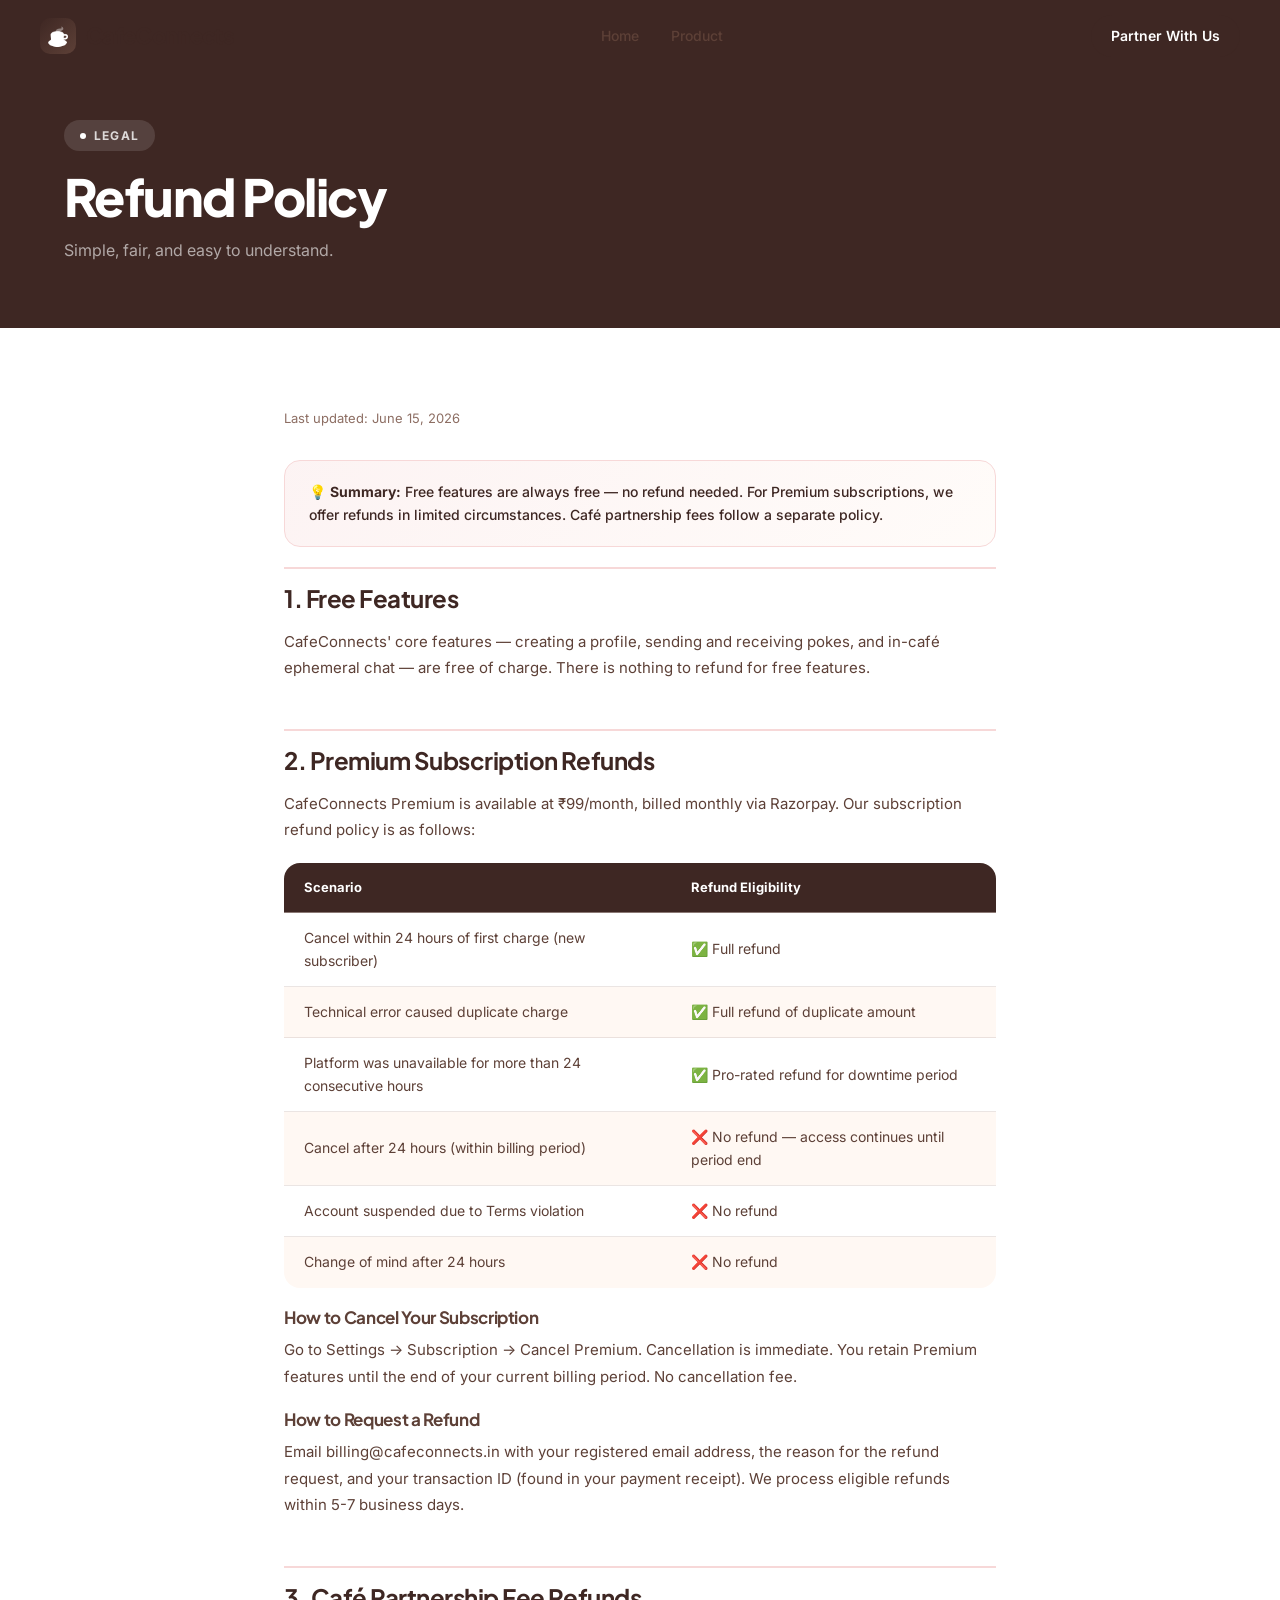
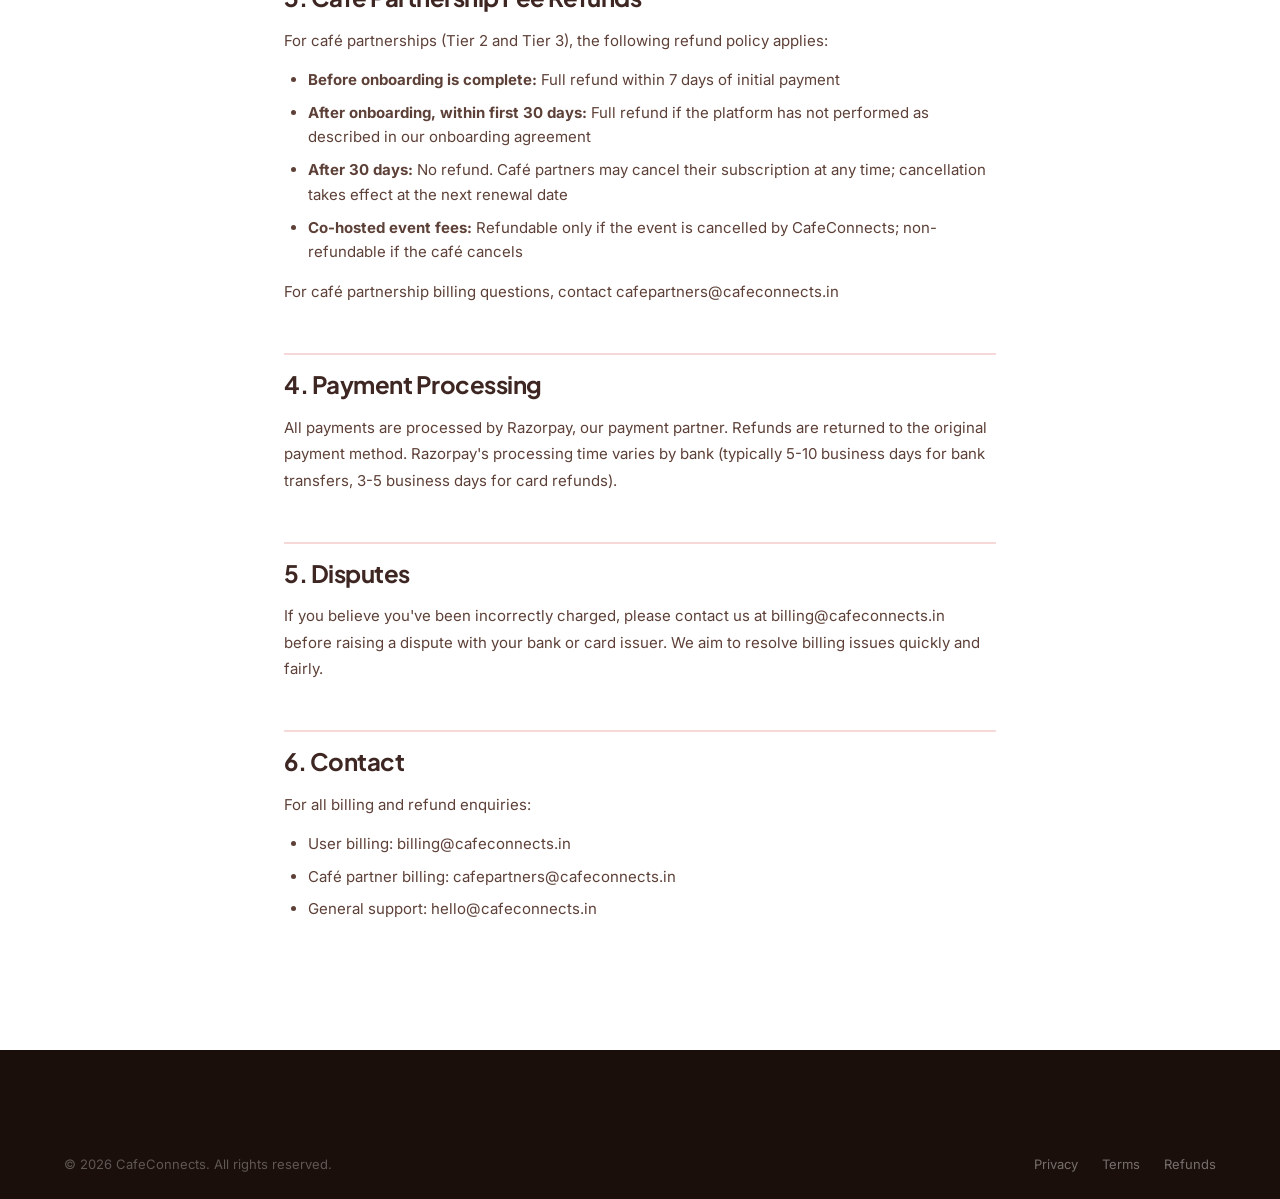
<file: refund-policy.html>
<!DOCTYPE html>
<html lang="en">
<head>
  <meta charset="UTF-8" />
  <meta name="viewport" content="width=device-width, initial-scale=1.0" />
  <title>Refund Policy — CafeConnects</title>
  <link rel="stylesheet" href="styles.css" />
  <style>
    .legal-hero { background:var(--espresso); padding:120px 0 64px; }
    .legal-body { max-width:760px; margin:0 auto; padding:80px 24px; }
    .legal-section { margin-bottom:48px; }
    .legal-section h2 { font-size:24px; font-weight:700; color:var(--espresso); margin-bottom:16px; padding-top:16px; border-top:2px solid var(--rose); }
    .legal-section h3 { font-size:17px; font-weight:700; color:var(--coffee); margin:20px 0 10px; }
    .legal-section p  { font-size:15px; color:var(--text-secondary); line-height:1.75; margin-bottom:14px; }
    .legal-section ul { list-style:disc; padding-left:24px; margin-bottom:14px; }
    .legal-section ul li { font-size:15px; color:var(--text-secondary); line-height:1.65; margin-bottom:8px; }
    .highlight-box { background:linear-gradient(135deg,rgba(247,216,216,0.3),rgba(255,248,243,0.5)); border:1px solid var(--rose); border-radius:var(--radius-md); padding:20px 24px; margin:20px 0; }
    .highlight-box p { margin:0; font-size:14px; font-weight:500; color:var(--espresso); }
    .last-updated { font-size:13px; color:var(--text-muted); margin-bottom:32px; }
    .refund-table { width:100%; border-collapse:collapse; margin:20px 0; border-radius:var(--radius-md); overflow:hidden; }
    .refund-table th { background:var(--espresso); color:#fff; padding:14px 20px; font-size:13px; font-weight:700; text-align:left; }
    .refund-table td { padding:14px 20px; font-size:14px; color:var(--text-secondary); border-top:1px solid rgba(215,204,200,0.5); }
    .refund-table tr:nth-child(even) td { background:var(--cream); }
  </style>
</head>
<body>
  <nav class="navbar scrolled" id="navbar">
    <div class="navbar-inner">
      <a href="index.html" class="logo"><div class="logo-icon"></div>CafeConnects</a>
      <div class="nav-links"><a href="index.html" class="nav-link">Home</a><a href="product.html" class="nav-link">Product</a></div>
      <div class="nav-cta"><a href="for-cafes.html" class="btn-nav">Partner With Us</a><button class="hamburger" id="hamburger"><span></span><span></span><span></span></button></div>
    </div>
  </nav>
  <div class="mobile-menu" id="mobile-menu"><button class="mobile-close" id="mobile-close">✕</button><a href="index.html" class="nav-link">Home</a></div>

  <section class="legal-hero">
    <div class="container">
      <div style="max-width:600px">
        <div class="eyebrow" style="background:rgba(255,255,255,0.12);color:rgba(255,255,255,0.8);margin-bottom:16px"><span class="eyebrow-dot" style="background:#fff"></span>Legal</div>
        <h1 style="color:var(--white);font-size:clamp(32px,4vw,52px);font-weight:800;letter-spacing:-0.03em">Refund Policy</h1>
        <p style="color:rgba(255,255,255,0.6);font-size:16px;margin-top:12px">Simple, fair, and easy to understand.</p>
      </div>
    </div>
  </section>

  <div class="legal-body">
    <p class="last-updated">Last updated: June 15, 2026</p>

    <div class="highlight-box">
      <p>💡 <strong>Summary:</strong> Free features are always free — no refund needed. For Premium subscriptions, we offer refunds in limited circumstances. Café partnership fees follow a separate policy.</p>
    </div>

    <div class="legal-section">
      <h2>1. Free Features</h2>
      <p>CafeConnects' core features — creating a profile, sending and receiving pokes, and in-café ephemeral chat — are free of charge. There is nothing to refund for free features.</p>
    </div>

    <div class="legal-section">
      <h2>2. Premium Subscription Refunds</h2>
      <p>CafeConnects Premium is available at ₹99/month, billed monthly via Razorpay. Our subscription refund policy is as follows:</p>

      <table class="refund-table">
        <thead>
          <tr>
            <th>Scenario</th>
            <th>Refund Eligibility</th>
          </tr>
        </thead>
        <tbody>
          <tr>
            <td>Cancel within 24 hours of first charge (new subscriber)</td>
            <td>✅ Full refund</td>
          </tr>
          <tr>
            <td>Technical error caused duplicate charge</td>
            <td>✅ Full refund of duplicate amount</td>
          </tr>
          <tr>
            <td>Platform was unavailable for more than 24 consecutive hours</td>
            <td>✅ Pro-rated refund for downtime period</td>
          </tr>
          <tr>
            <td>Cancel after 24 hours (within billing period)</td>
            <td>❌ No refund — access continues until period end</td>
          </tr>
          <tr>
            <td>Account suspended due to Terms violation</td>
            <td>❌ No refund</td>
          </tr>
          <tr>
            <td>Change of mind after 24 hours</td>
            <td>❌ No refund</td>
          </tr>
        </tbody>
      </table>

      <h3>How to Cancel Your Subscription</h3>
      <p>Go to Settings → Subscription → Cancel Premium. Cancellation is immediate. You retain Premium features until the end of your current billing period. No cancellation fee.</p>

      <h3>How to Request a Refund</h3>
      <p>Email <a href="mailto:billing@cafeconnects.in" style="color:var(--coffee)">billing@cafeconnects.in</a> with your registered email address, the reason for the refund request, and your transaction ID (found in your payment receipt). We process eligible refunds within 5-7 business days.</p>
    </div>

    <div class="legal-section">
      <h2>3. Café Partnership Fee Refunds</h2>
      <p>For café partnerships (Tier 2 and Tier 3), the following refund policy applies:</p>
      <ul>
        <li><strong>Before onboarding is complete:</strong> Full refund within 7 days of initial payment</li>
        <li><strong>After onboarding, within first 30 days:</strong> Full refund if the platform has not performed as described in our onboarding agreement</li>
        <li><strong>After 30 days:</strong> No refund. Café partners may cancel their subscription at any time; cancellation takes effect at the next renewal date</li>
        <li><strong>Co-hosted event fees:</strong> Refundable only if the event is cancelled by CafeConnects; non-refundable if the café cancels</li>
      </ul>
      <p>For café partnership billing questions, contact <a href="mailto:cafepartners@cafeconnects.in" style="color:var(--coffee)">cafepartners@cafeconnects.in</a></p>
    </div>

    <div class="legal-section">
      <h2>4. Payment Processing</h2>
      <p>All payments are processed by Razorpay, our payment partner. Refunds are returned to the original payment method. Razorpay's processing time varies by bank (typically 5-10 business days for bank transfers, 3-5 business days for card refunds).</p>
    </div>

    <div class="legal-section">
      <h2>5. Disputes</h2>
      <p>If you believe you've been incorrectly charged, please contact us at <a href="mailto:billing@cafeconnects.in" style="color:var(--coffee)">billing@cafeconnects.in</a> before raising a dispute with your bank or card issuer. We aim to resolve billing issues quickly and fairly.</p>
    </div>

    <div class="legal-section">
      <h2>6. Contact</h2>
      <p>For all billing and refund enquiries:</p>
      <ul>
        <li>User billing: <a href="mailto:billing@cafeconnects.in" style="color:var(--coffee)">billing@cafeconnects.in</a></li>
        <li>Café partner billing: <a href="mailto:cafepartners@cafeconnects.in" style="color:var(--coffee)">cafepartners@cafeconnects.in</a></li>
        <li>General support: <a href="mailto:hello@cafeconnects.in" style="color:var(--coffee)">hello@cafeconnects.in</a></li>
      </ul>
    </div>
  </div>

  <footer class="footer">
    <div class="container">
      <div class="footer-bottom">
        <p class="footer-copyright">© 2026 CafeConnects. All rights reserved.</p>
        <div class="footer-legal"><a href="privacy-policy.html">Privacy</a><a href="terms.html">Terms</a><a href="refund-policy.html">Refunds</a></div>
      </div>
    </div>
  </footer>
  <script src="shared.js"></script>
</body>
</html>
</file>
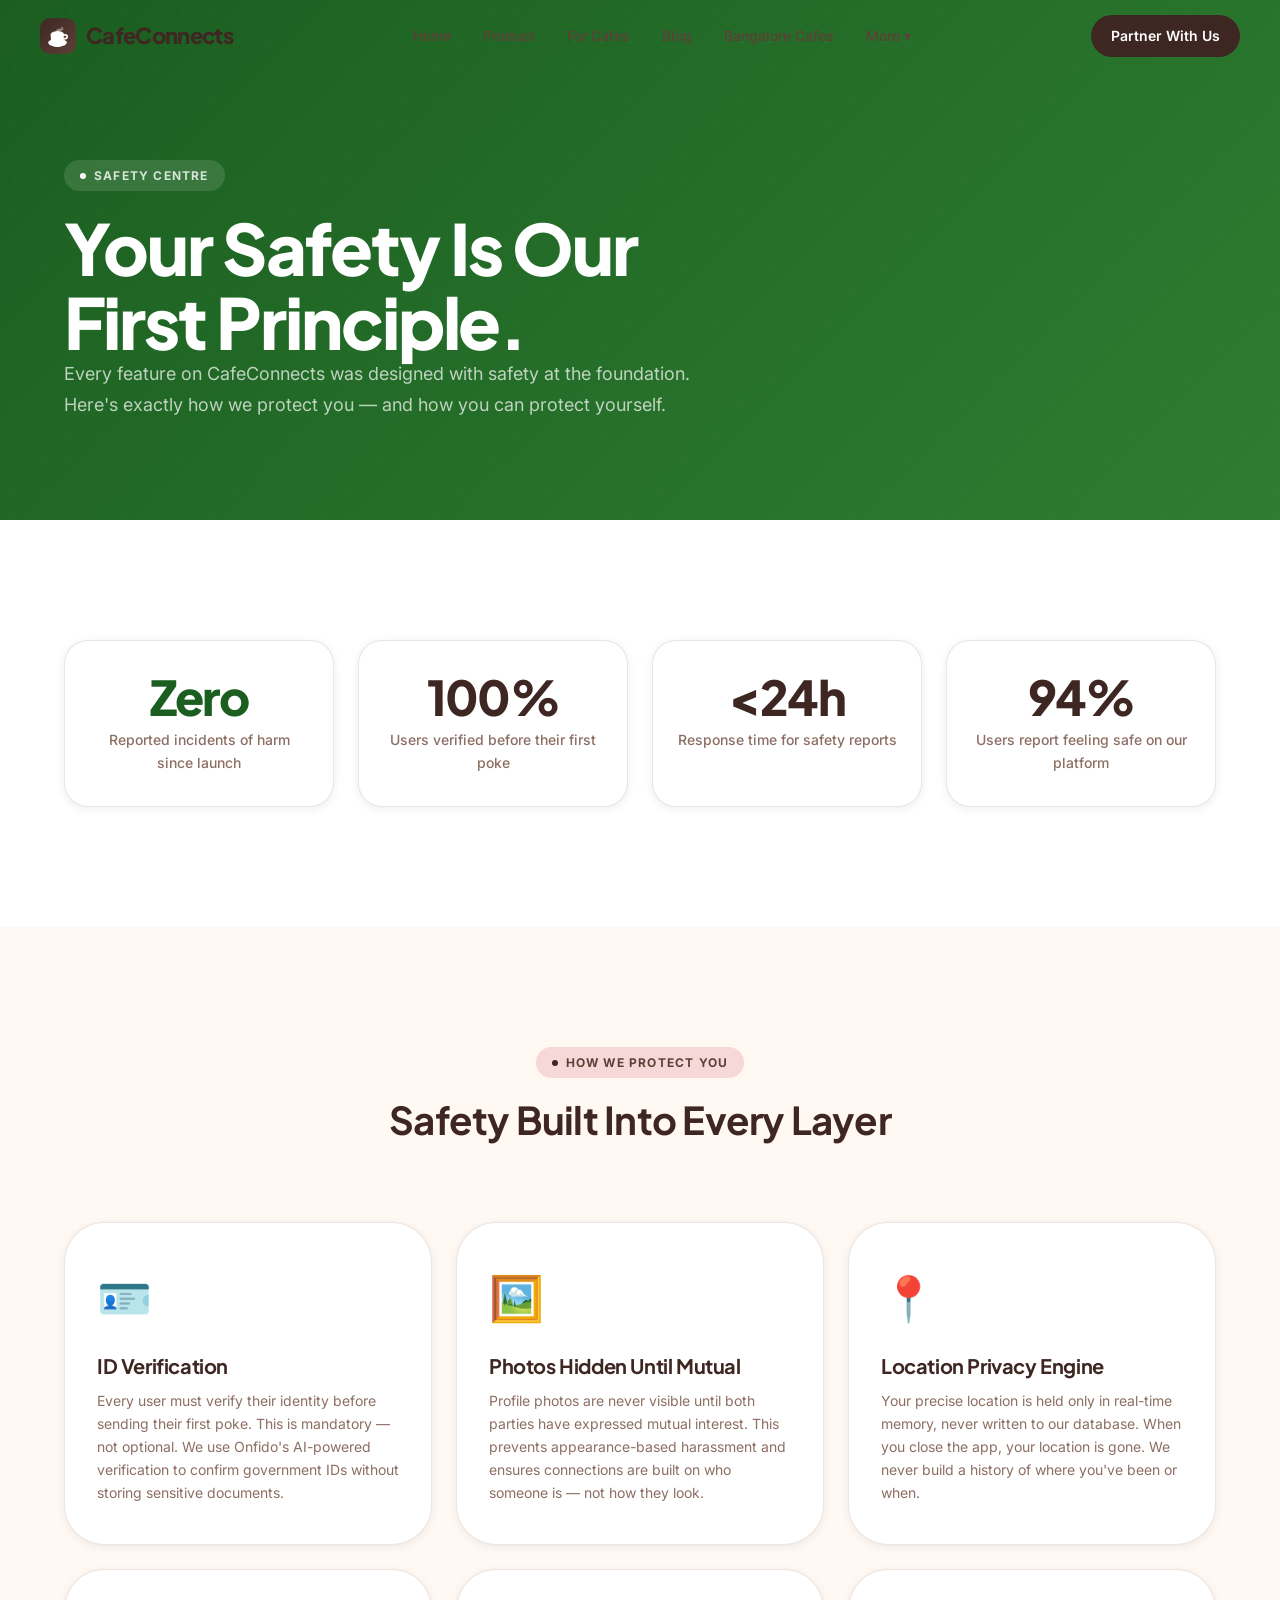
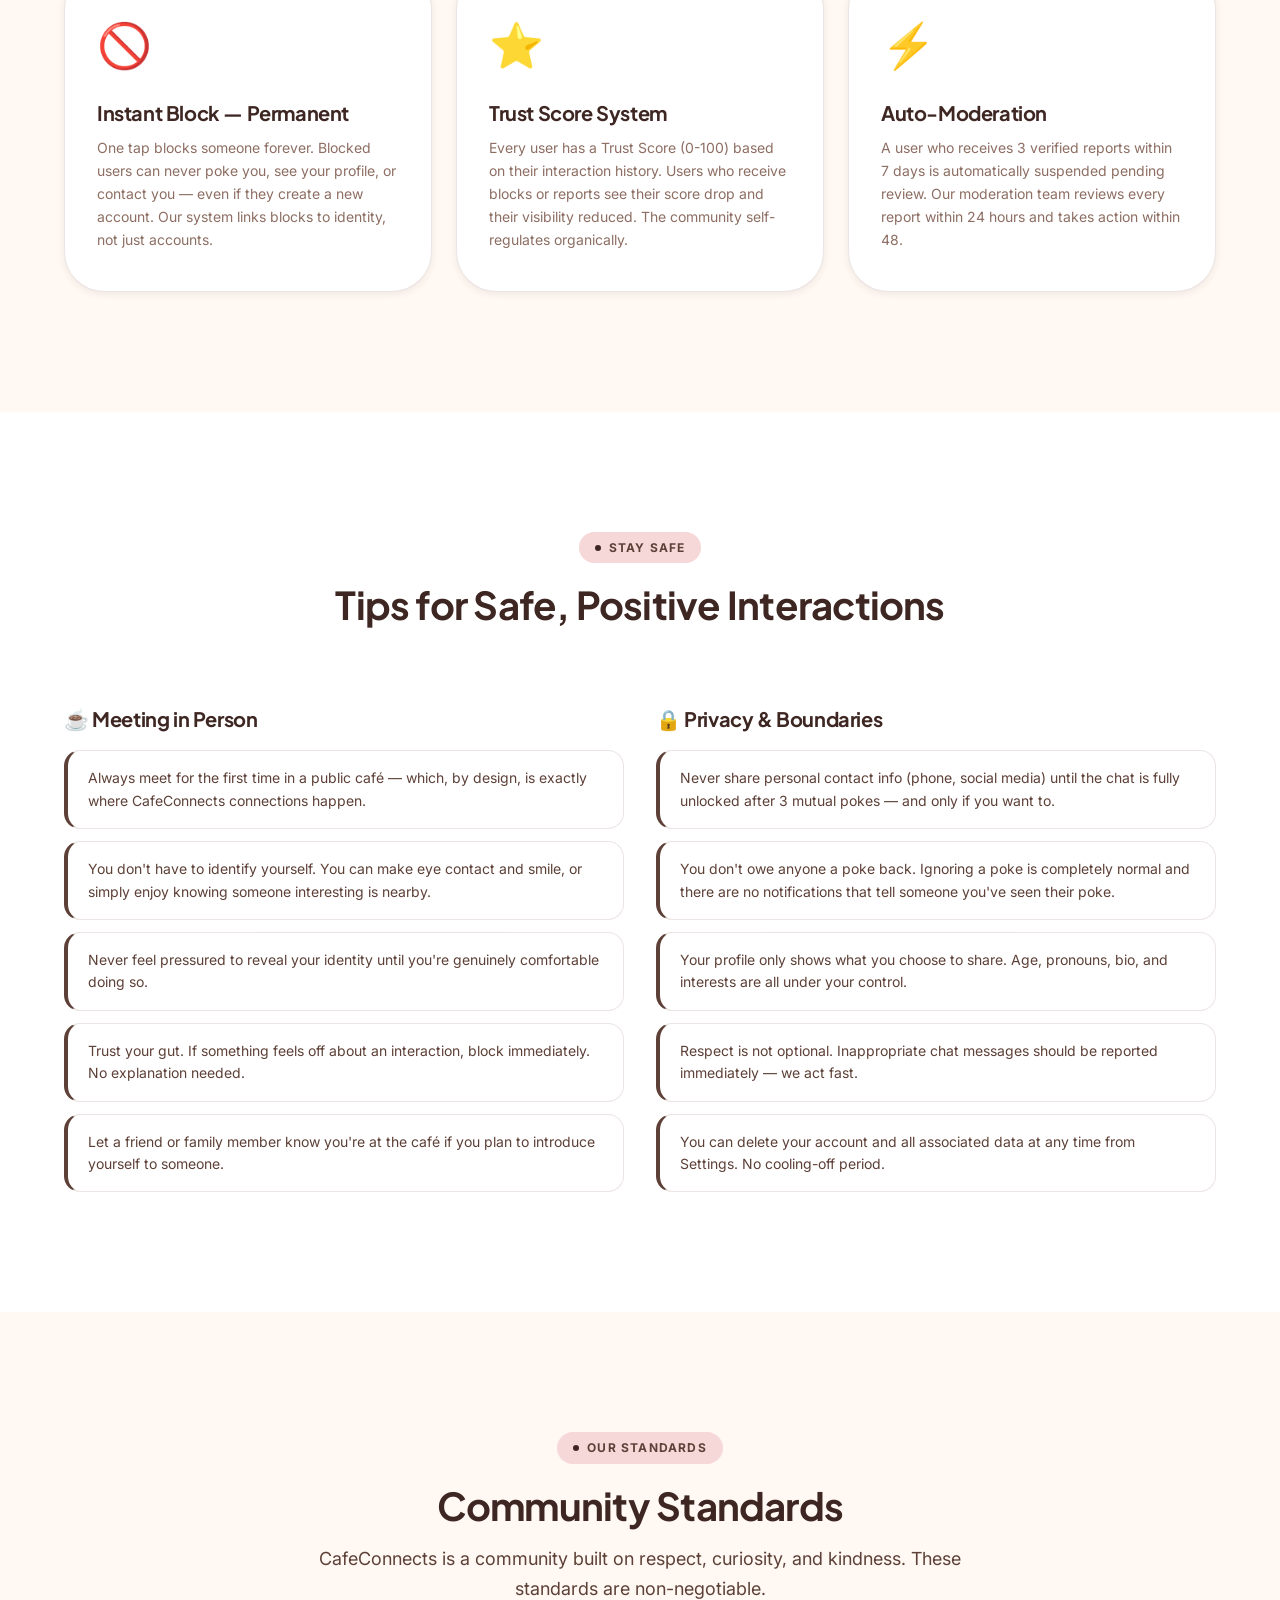
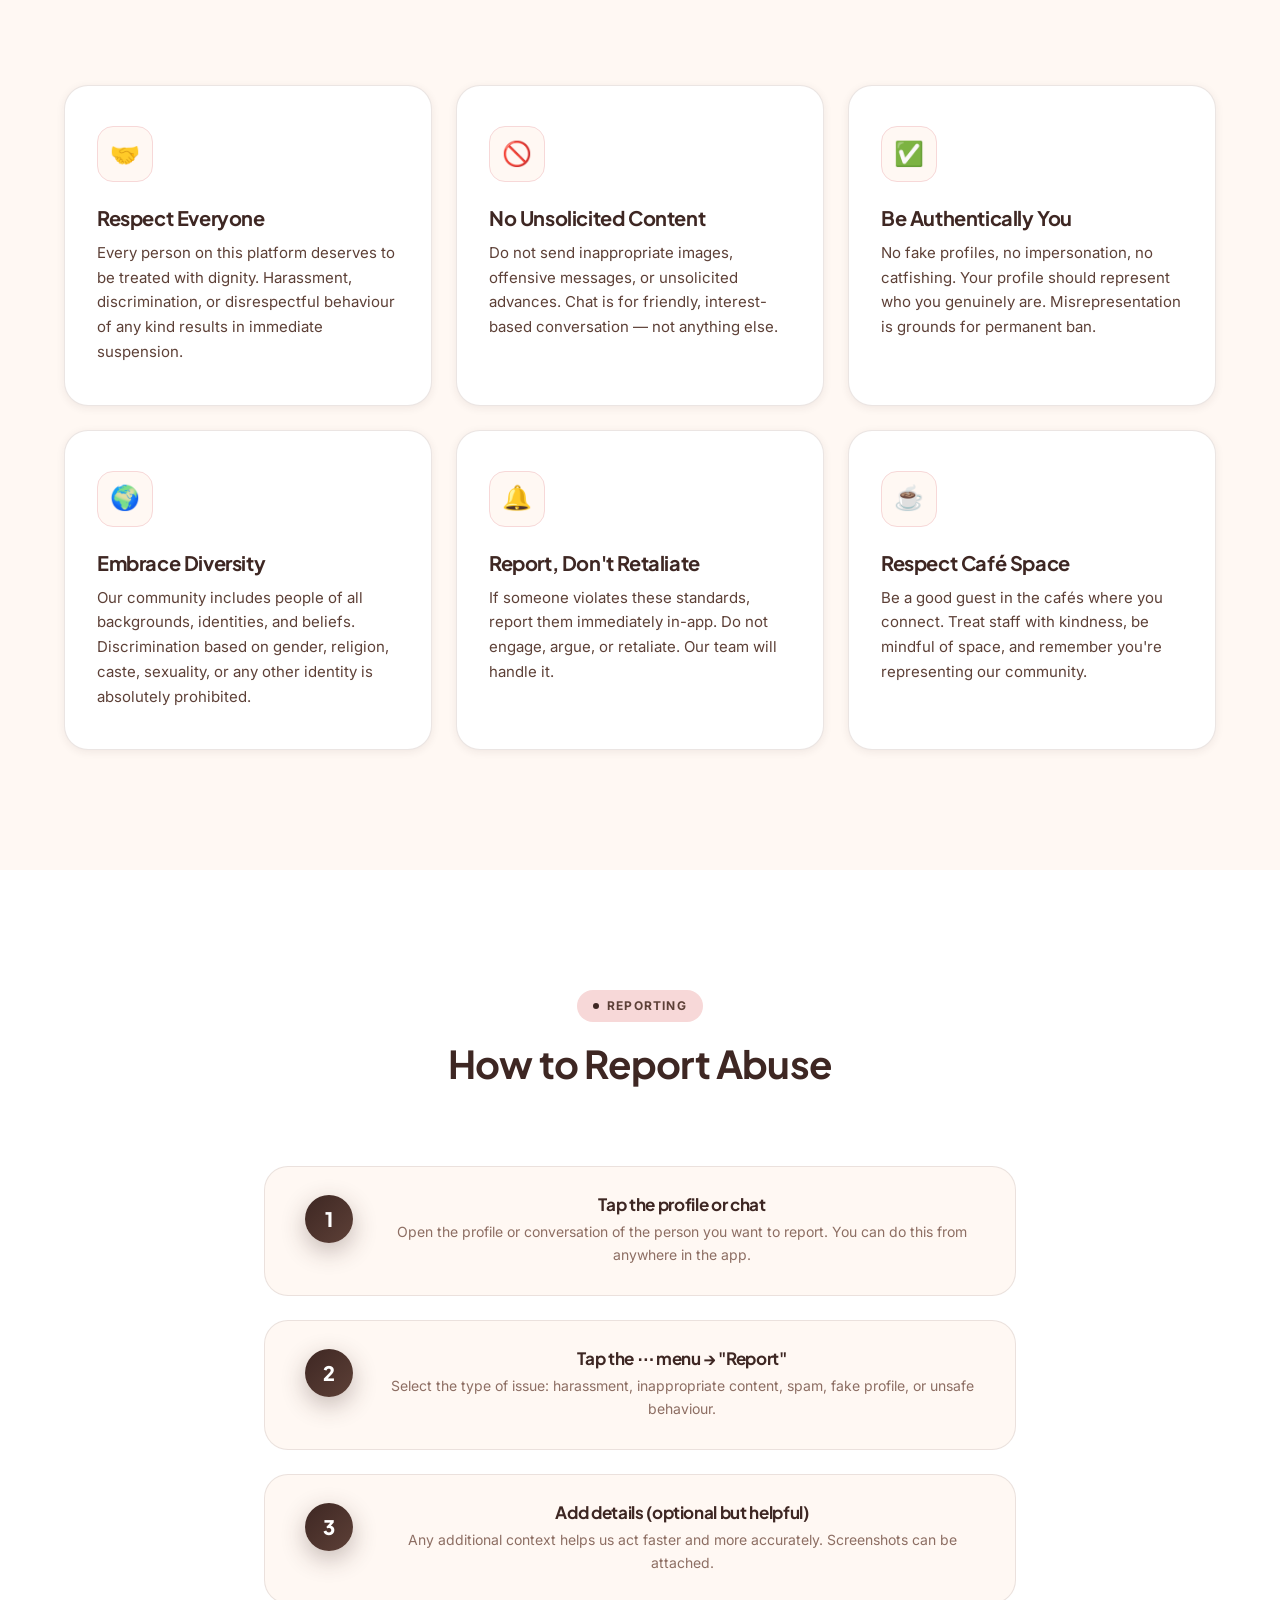
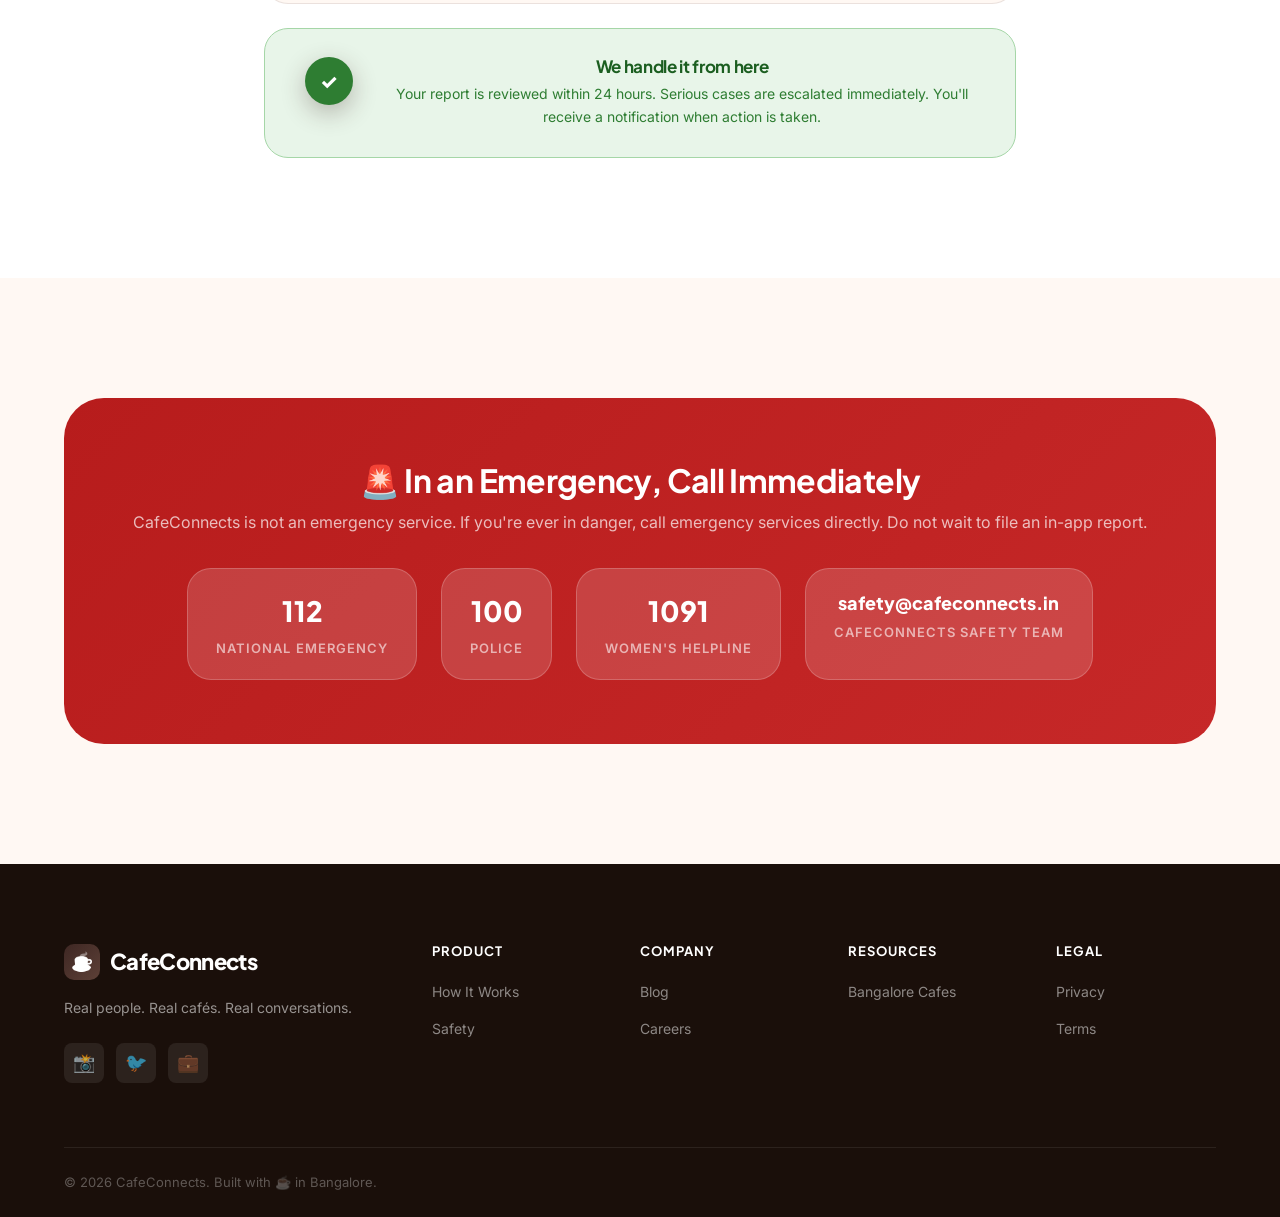
<file: safety.html>
<!DOCTYPE html>
<html lang="en">
<head>
  <meta charset="UTF-8" />
  <meta name="viewport" content="width=device-width, initial-scale=1.0" />
  <title>Safety — CafeConnects</title>
  <meta name="description" content="CafeConnects Safety Centre — how we keep every interaction safe, private, and respectful." />
  <link rel="stylesheet" href="styles.css" />
  <style>
    .page-hero { background:linear-gradient(135deg,#1B5E20,#2E7D32); padding:160px 0 100px; position:relative; overflow:hidden; }
    .page-hero-dots { position:absolute; inset:0; background-image:radial-gradient(circle, rgba(255,255,255,0.04) 1px, transparent 1px); background-size:28px 28px; }
    .safety-pillars { display:grid; grid-template-columns:repeat(3,1fr); gap:24px; }
    .safety-pillar { background:var(--white); border-radius:var(--radius-xl); padding:40px 32px; border:1px solid rgba(215,204,200,0.5); box-shadow:var(--shadow-sm); transition:all 0.3s var(--ease-smooth); }
    .safety-pillar:hover { box-shadow:var(--shadow-lg); transform:translateY(-6px); }
    .pillar-icon { font-size:44px; margin-bottom:20px; }
    .safety-pillar h3 { font-size:20px; font-weight:700; color:var(--espresso); margin-bottom:12px; }
    .safety-pillar p  { font-size:14px; color:var(--text-muted); line-height:1.65; }
    .safety-tips { display:grid; grid-template-columns:1fr 1fr; gap:32px; }
    .tip-section h3 { font-size:20px; font-weight:700; color:var(--espresso); margin-bottom:20px; display:flex; align-items:center; gap:10px; }
    .tip-list { display:flex; flex-direction:column; gap:12px; }
    .tip-item { background:var(--white); border-radius:var(--radius-md); padding:16px 20px; border:1px solid rgba(215,204,200,0.5); border-left:4px solid var(--coffee); font-size:14px; color:var(--text-secondary); line-height:1.6; }
    .emergency-section { background:linear-gradient(135deg,#B71C1C,#C62828); border-radius:var(--radius-xl); padding:64px; text-align:center; }
    .emergency-section h2 { color:var(--white); font-size:32px; margin-bottom:12px; }
    .emergency-section p  { color:rgba(255,255,255,0.7); margin-bottom:32px; }
    .emergency-contacts { display:flex; gap:24px; justify-content:center; flex-wrap:wrap; }
    .emergency-contact { background:rgba(255,255,255,0.15); border:1px solid rgba(255,255,255,0.2); border-radius:var(--radius-lg); padding:20px 28px; text-align:center; }
    .emergency-contact .num { font-family:var(--font-display); font-size:28px; font-weight:800; color:var(--white); }
    .emergency-contact .label { font-size:13px; color:rgba(255,255,255,0.6); margin-top:4px; }
    @media(max-width:1024px) { .safety-pillars{grid-template-columns:repeat(2,1fr)} .safety-tips{grid-template-columns:1fr} }
    @media(max-width:768px) { .safety-pillars{grid-template-columns:1fr} .emergency-section{padding:40px 24px} .emergency-contacts{flex-direction:column;align-items:center} }
  </style>
</head>
<body>
  <nav class="navbar" id="navbar">
    <div class="navbar-inner">
      <a href="index.html" class="logo"><div class="logo-icon"></div>CafeConnects</a>
      <div class="nav-links">
        <a href="index.html" class="nav-link">Home</a>
        <a href="product.html" class="nav-link">Product</a>
        <a href="for-cafes.html" class="nav-link">For Cafes</a>
        <a href="blog.html" class="nav-link">Blog</a>
        <a href="bangalore-cafes.html" class="nav-link">Bangalore Cafes</a>
        <div class="nav-dropdown"><a href="#" class="nav-link">More ▾</a>
          <div class="nav-dropdown-menu">
            <a href="careers.html" class="nav-dropdown-item">Careers</a>
            <a href="collaborations.html" class="nav-dropdown-item">Collaborations</a>
            <a href="safety.html" class="nav-dropdown-item active">Safety</a>
          </div>
        </div>
      </div>
      <div class="nav-cta">
        <a href="for-cafes.html" class="btn-nav">Partner With Us</a>
        <button class="hamburger" id="hamburger"><span></span><span></span><span></span></button>
      </div>
    </div>
  </nav>
  <div class="mobile-menu" id="mobile-menu">
    <button class="mobile-close" id="mobile-close">✕</button>
    <a href="index.html" class="nav-link">Home</a>
    <a href="safety.html" class="nav-link active">Safety</a>
  </div>

  <section class="page-hero">
    <div class="page-hero-dots"></div>
    <div class="container">
      <div style="position:relative;z-index:2;max-width:680px">
        <div class="eyebrow reveal" style="background:rgba(255,255,255,0.12);color:rgba(255,255,255,0.8)"><span class="eyebrow-dot" style="background:#fff"></span>Safety Centre</div>
        <h1 class="display-lg reveal" style="color:var(--white)">Your Safety Is Our First Principle.</h1>
        <p class="body-lg reveal reveal-delay-1" style="color:rgba(255,255,255,0.7)">Every feature on CafeConnects was designed with safety at the foundation. Here's exactly how we protect you — and how you can protect yourself.</p>
      </div>
    </div>
  </section>

  <!-- SAFETY STATS -->
  <section class="section bg-white">
    <div class="container">
      <div class="stats-grid reveal">
        <div class="stat-card">
          <div class="stat-number" style="color:#1B5E20">Zero</div>
          <div class="stat-label">Reported incidents of harm since launch</div>
        </div>
        <div class="stat-card">
          <div class="stat-number" data-count="100" data-suffix="%">0%</div>
          <div class="stat-label">Users verified before their first poke</div>
        </div>
        <div class="stat-card">
          <div class="stat-number">&lt;24h</div>
          <div class="stat-label">Response time for safety reports</div>
        </div>
        <div class="stat-card">
          <div class="stat-number" data-count="94" data-suffix="%">0%</div>
          <div class="stat-label">Users report feeling safe on our platform</div>
        </div>
      </div>
    </div>
  </section>

  <!-- SAFETY PILLARS -->
  <section class="section bg-cream">
    <div class="container">
      <div class="section-header reveal">
        <div class="eyebrow"><span class="eyebrow-dot"></span>How We Protect You</div>
        <h2 class="display-sm">Safety Built Into Every Layer</h2>
      </div>
      <div class="safety-pillars">
        <div class="safety-pillar reveal">
          <div class="pillar-icon">🪪</div>
          <h3>ID Verification</h3>
          <p>Every user must verify their identity before sending their first poke. This is mandatory — not optional. We use Onfido's AI-powered verification to confirm government IDs without storing sensitive documents.</p>
        </div>
        <div class="safety-pillar reveal reveal-delay-1">
          <div class="pillar-icon">🖼️</div>
          <h3>Photos Hidden Until Mutual</h3>
          <p>Profile photos are never visible until both parties have expressed mutual interest. This prevents appearance-based harassment and ensures connections are built on who someone is — not how they look.</p>
        </div>
        <div class="safety-pillar reveal reveal-delay-2">
          <div class="pillar-icon">📍</div>
          <h3>Location Privacy Engine</h3>
          <p>Your precise location is held only in real-time memory, never written to our database. When you close the app, your location is gone. We never build a history of where you've been or when.</p>
        </div>
        <div class="safety-pillar reveal reveal-delay-3">
          <div class="pillar-icon">🚫</div>
          <h3>Instant Block — Permanent</h3>
          <p>One tap blocks someone forever. Blocked users can never poke you, see your profile, or contact you — even if they create a new account. Our system links blocks to identity, not just accounts.</p>
        </div>
        <div class="safety-pillar reveal reveal-delay-4">
          <div class="pillar-icon">⭐</div>
          <h3>Trust Score System</h3>
          <p>Every user has a Trust Score (0-100) based on their interaction history. Users who receive blocks or reports see their score drop and their visibility reduced. The community self-regulates organically.</p>
        </div>
        <div class="safety-pillar reveal reveal-delay-5">
          <div class="pillar-icon">⚡</div>
          <h3>Auto-Moderation</h3>
          <p>A user who receives 3 verified reports within 7 days is automatically suspended pending review. Our moderation team reviews every report within 24 hours and takes action within 48.</p>
        </div>
      </div>
    </div>
  </section>

  <!-- SAFETY TIPS -->
  <section class="section bg-white">
    <div class="container">
      <div class="section-header reveal">
        <div class="eyebrow"><span class="eyebrow-dot"></span>Stay Safe</div>
        <h2 class="display-sm">Tips for Safe, Positive Interactions</h2>
      </div>
      <div class="safety-tips">
        <div class="tip-section reveal">
          <h3>☕ Meeting in Person</h3>
          <div class="tip-list">
            <div class="tip-item">Always meet for the first time in a public café — which, by design, is exactly where CafeConnects connections happen.</div>
            <div class="tip-item">You don't have to identify yourself. You can make eye contact and smile, or simply enjoy knowing someone interesting is nearby.</div>
            <div class="tip-item">Never feel pressured to reveal your identity until you're genuinely comfortable doing so.</div>
            <div class="tip-item">Trust your gut. If something feels off about an interaction, block immediately. No explanation needed.</div>
            <div class="tip-item">Let a friend or family member know you're at the café if you plan to introduce yourself to someone.</div>
          </div>
        </div>
        <div class="tip-section reveal reveal-delay-1">
          <h3>🔒 Privacy & Boundaries</h3>
          <div class="tip-list">
            <div class="tip-item">Never share personal contact info (phone, social media) until the chat is fully unlocked after 3 mutual pokes — and only if you want to.</div>
            <div class="tip-item">You don't owe anyone a poke back. Ignoring a poke is completely normal and there are no notifications that tell someone you've seen their poke.</div>
            <div class="tip-item">Your profile only shows what you choose to share. Age, pronouns, bio, and interests are all under your control.</div>
            <div class="tip-item">Respect is not optional. Inappropriate chat messages should be reported immediately — we act fast.</div>
            <div class="tip-item">You can delete your account and all associated data at any time from Settings. No cooling-off period.</div>
          </div>
        </div>
      </div>
    </div>
  </section>

  <!-- COMMUNITY STANDARDS -->
  <section class="section bg-cream">
    <div class="container">
      <div class="section-header reveal">
        <div class="eyebrow"><span class="eyebrow-dot"></span>Our Standards</div>
        <h2 class="display-sm">Community Standards</h2>
        <p>CafeConnects is a community built on respect, curiosity, and kindness. These standards are non-negotiable.</p>
      </div>
      <div class="features-grid">
        <div class="feature-card reveal">
          <div class="feature-icon">🤝</div>
          <h3>Respect Everyone</h3>
          <p>Every person on this platform deserves to be treated with dignity. Harassment, discrimination, or disrespectful behaviour of any kind results in immediate suspension.</p>
        </div>
        <div class="feature-card reveal reveal-delay-1">
          <div class="feature-icon">🚫</div>
          <h3>No Unsolicited Content</h3>
          <p>Do not send inappropriate images, offensive messages, or unsolicited advances. Chat is for friendly, interest-based conversation — not anything else.</p>
        </div>
        <div class="feature-card reveal reveal-delay-2">
          <div class="feature-icon">✅</div>
          <h3>Be Authentically You</h3>
          <p>No fake profiles, no impersonation, no catfishing. Your profile should represent who you genuinely are. Misrepresentation is grounds for permanent ban.</p>
        </div>
        <div class="feature-card reveal">
          <div class="feature-icon">🌍</div>
          <h3>Embrace Diversity</h3>
          <p>Our community includes people of all backgrounds, identities, and beliefs. Discrimination based on gender, religion, caste, sexuality, or any other identity is absolutely prohibited.</p>
        </div>
        <div class="feature-card reveal reveal-delay-1">
          <div class="feature-icon">🔔</div>
          <h3>Report, Don't Retaliate</h3>
          <p>If someone violates these standards, report them immediately in-app. Do not engage, argue, or retaliate. Our team will handle it.</p>
        </div>
        <div class="feature-card reveal reveal-delay-2">
          <div class="feature-icon">☕</div>
          <h3>Respect Café Space</h3>
          <p>Be a good guest in the cafés where you connect. Treat staff with kindness, be mindful of space, and remember you're representing our community.</p>
        </div>
      </div>
    </div>
  </section>

  <!-- HOW TO REPORT -->
  <section class="section bg-white">
    <div class="container" style="max-width:800px">
      <div class="section-header reveal">
        <div class="eyebrow"><span class="eyebrow-dot"></span>Reporting</div>
        <h2 class="display-sm">How to Report Abuse</h2>
      </div>
      <div style="display:flex;flex-direction:column;gap:24px">
        <div class="step-card reveal" style="background:var(--cream);border-radius:var(--radius-lg);padding:28px 32px;border:1px solid rgba(215,204,200,0.5);display:grid;grid-template-columns:64px 1fr;gap:20px;align-items:start">
          <div class="step-number" style="width:48px;height:48px;font-size:20px;flex-shrink:0">1</div>
          <div><h3 style="font-size:17px;margin-bottom:6px">Tap the profile or chat</h3><p style="font-size:14px;color:var(--text-muted)">Open the profile or conversation of the person you want to report. You can do this from anywhere in the app.</p></div>
        </div>
        <div class="step-card reveal reveal-delay-1" style="background:var(--cream);border-radius:var(--radius-lg);padding:28px 32px;border:1px solid rgba(215,204,200,0.5);display:grid;grid-template-columns:64px 1fr;gap:20px;align-items:start">
          <div class="step-number" style="width:48px;height:48px;font-size:20px;flex-shrink:0">2</div>
          <div><h3 style="font-size:17px;margin-bottom:6px">Tap the ⋯ menu → "Report"</h3><p style="font-size:14px;color:var(--text-muted)">Select the type of issue: harassment, inappropriate content, spam, fake profile, or unsafe behaviour.</p></div>
        </div>
        <div class="step-card reveal reveal-delay-2" style="background:var(--cream);border-radius:var(--radius-lg);padding:28px 32px;border:1px solid rgba(215,204,200,0.5);display:grid;grid-template-columns:64px 1fr;gap:20px;align-items:start">
          <div class="step-number" style="width:48px;height:48px;font-size:20px;flex-shrink:0">3</div>
          <div><h3 style="font-size:17px;margin-bottom:6px">Add details (optional but helpful)</h3><p style="font-size:14px;color:var(--text-muted)">Any additional context helps us act faster and more accurately. Screenshots can be attached.</p></div>
        </div>
        <div class="step-card reveal reveal-delay-3" style="background:#E8F5E9;border-radius:var(--radius-lg);padding:28px 32px;border:1px solid #A5D6A7;display:grid;grid-template-columns:64px 1fr;gap:20px;align-items:start">
          <div class="step-number" style="width:48px;height:48px;font-size:20px;flex-shrink:0;background:#2E7D32">✓</div>
          <div><h3 style="font-size:17px;margin-bottom:6px;color:#1B5E20">We handle it from here</h3><p style="font-size:14px;color:#2E7D32">Your report is reviewed within 24 hours. Serious cases are escalated immediately. You'll receive a notification when action is taken.</p></div>
        </div>
      </div>
    </div>
  </section>

  <!-- EMERGENCY -->
  <section class="section bg-cream">
    <div class="container">
      <div class="emergency-section reveal">
        <h2>🚨 In an Emergency, Call Immediately</h2>
        <p>CafeConnects is not an emergency service. If you're ever in danger, call emergency services directly. Do not wait to file an in-app report.</p>
        <div class="emergency-contacts">
          <div class="emergency-contact">
            <div class="num">112</div>
            <div class="label">National Emergency</div>
          </div>
          <div class="emergency-contact">
            <div class="num">100</div>
            <div class="label">Police</div>
          </div>
          <div class="emergency-contact">
            <div class="num">1091</div>
            <div class="label">Women's Helpline</div>
          </div>
          <div class="emergency-contact">
            <div class="num" style="font-size:18px">safety@cafeconnects.in</div>
            <div class="label">CafeConnects Safety Team</div>
          </div>
        </div>
      </div>
    </div>
  </section>

  <footer class="footer" id="contact">
    <div class="container">
      <div class="footer-grid">
        <div class="footer-brand"><a href="index.html" class="logo"><div class="logo-icon"></div>CafeConnects</a><p class="footer-desc mt-16">Real people. Real cafés. Real conversations.</p><div class="footer-social mt-24"><a href="#" class="social-icon">📸</a><a href="#" class="social-icon">🐦</a><a href="#" class="social-icon">💼</a></div></div>
        <div class="footer-col"><h4>Product</h4><ul class="footer-links"><li><a href="product.html" class="footer-link">How It Works</a></li><li><a href="safety.html" class="footer-link">Safety</a></li></ul></div>
        <div class="footer-col"><h4>Company</h4><ul class="footer-links"><li><a href="blog.html" class="footer-link">Blog</a></li><li><a href="careers.html" class="footer-link">Careers</a></li></ul></div>
        <div class="footer-col"><h4>Resources</h4><ul class="footer-links"><li><a href="bangalore-cafes.html" class="footer-link">Bangalore Cafes</a></li></ul></div>
        <div class="footer-col"><h4>Legal</h4><ul class="footer-links"><li><a href="privacy-policy.html" class="footer-link">Privacy</a></li><li><a href="terms.html" class="footer-link">Terms</a></li></ul></div>
      </div>
      <div class="footer-bottom"><p class="footer-copyright">© 2026 CafeConnects. Built with ☕ in Bangalore.</p></div>
    </div>
  </footer>
  <script src="shared.js"></script>
</body>
</html>
</file>
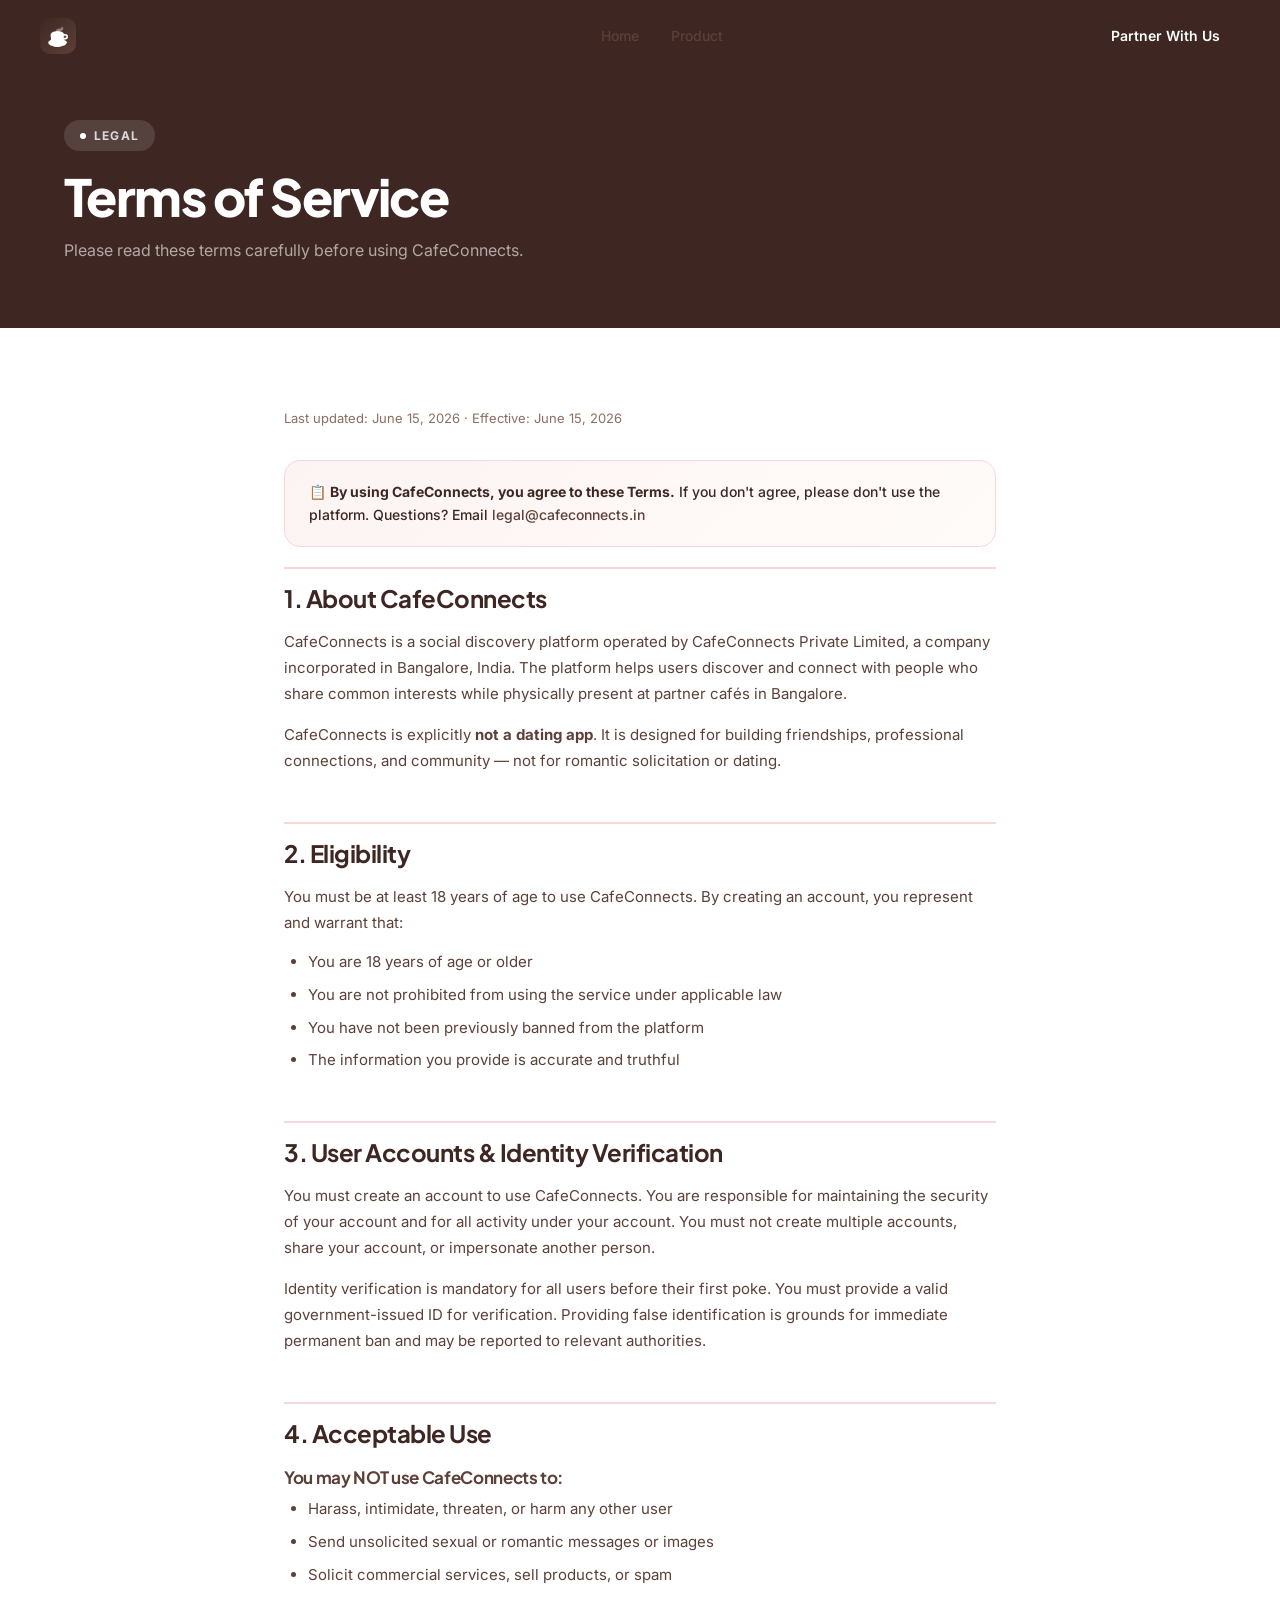
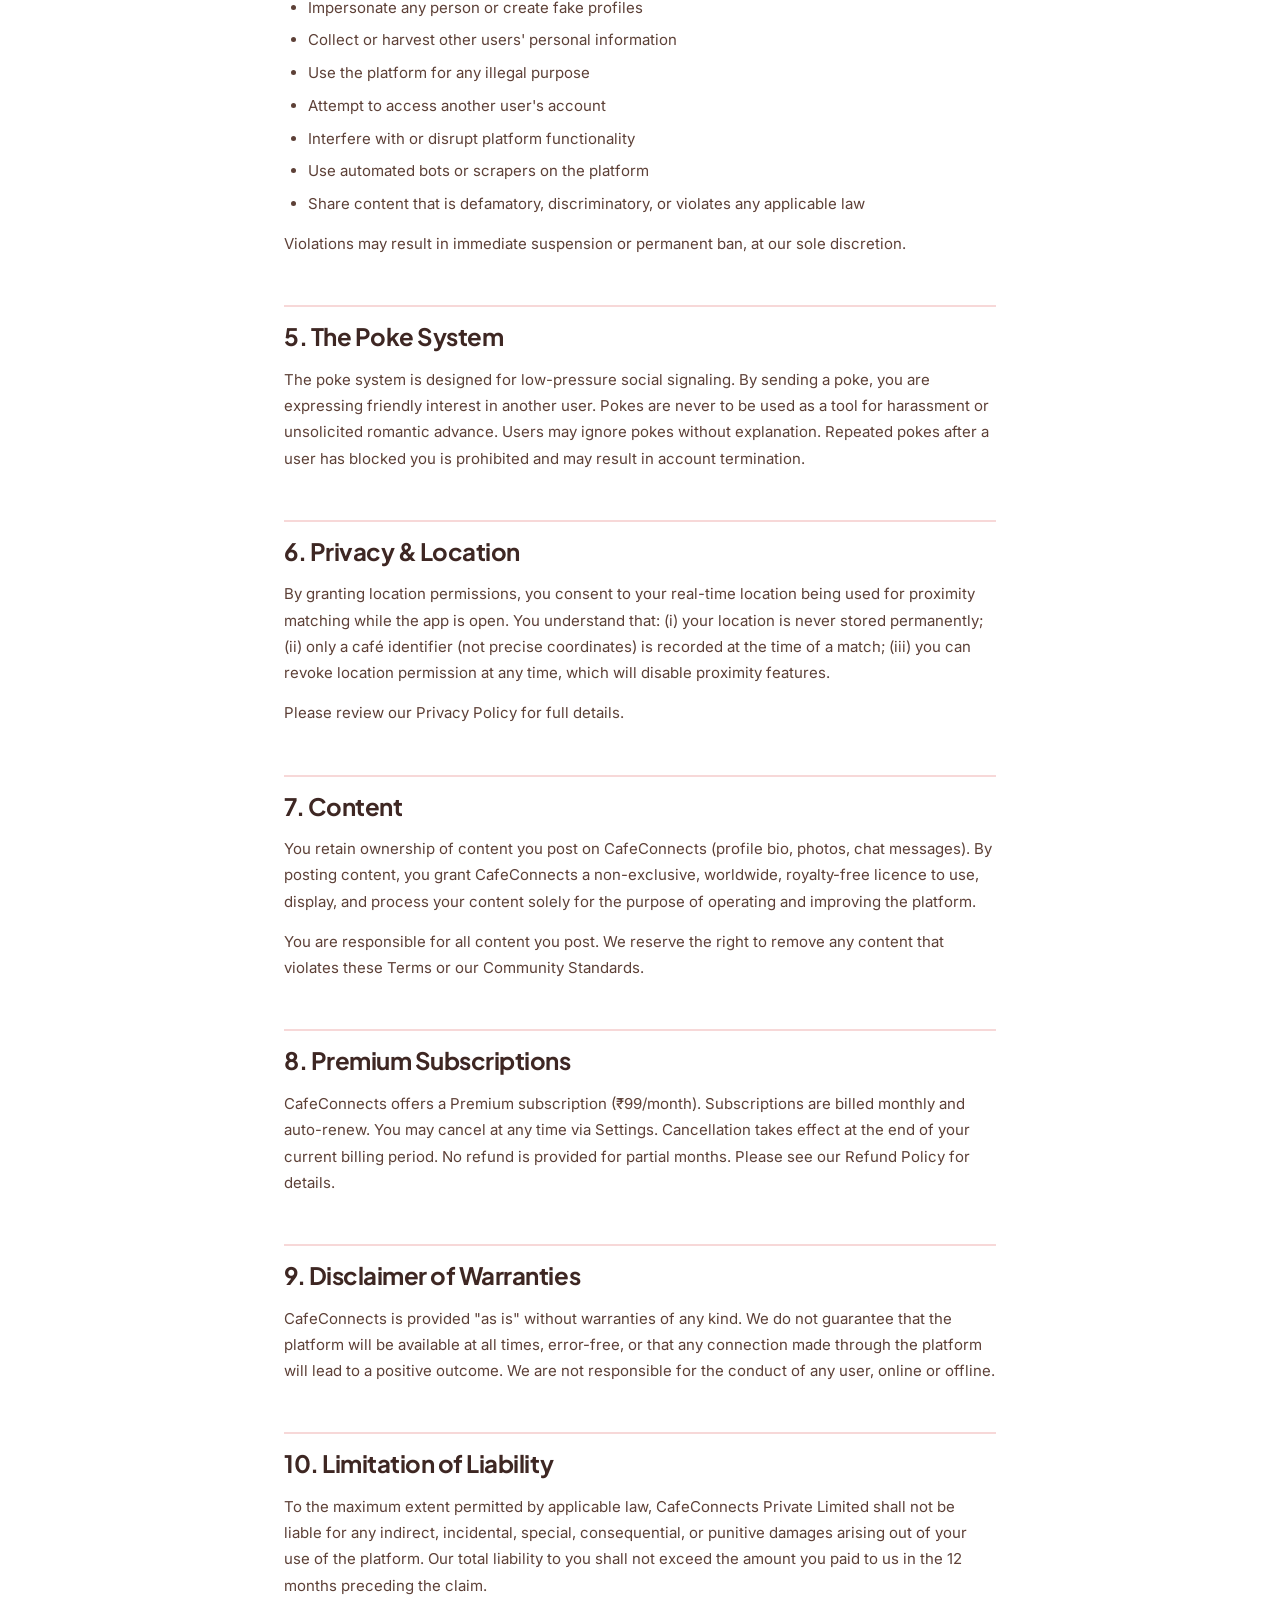
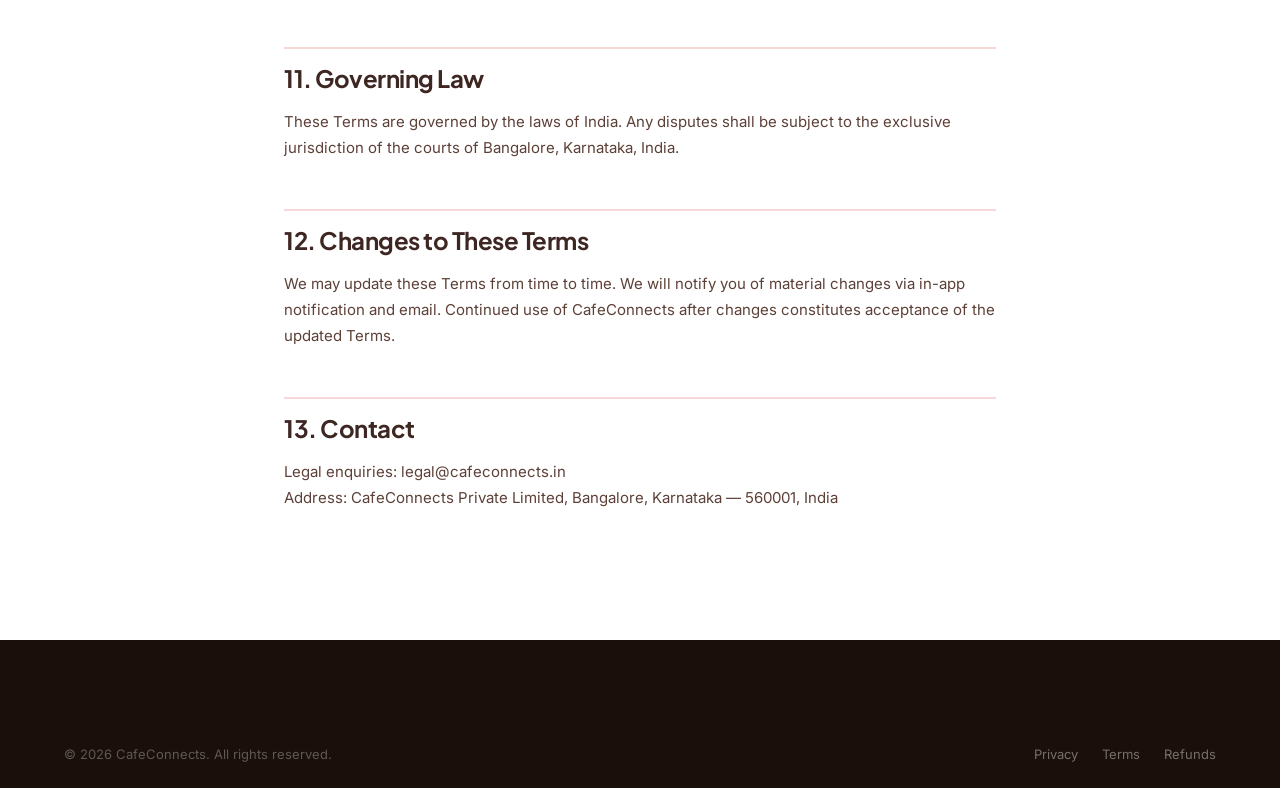
<file: terms.html>
<!DOCTYPE html>
<html lang="en">
<head>
  <meta charset="UTF-8" />
  <meta name="viewport" content="width=device-width, initial-scale=1.0" />
  <title>Terms of Service — CafeConnects</title>
  <link rel="stylesheet" href="styles.css" />
  <style>
    .legal-hero { background:var(--espresso); padding:120px 0 64px; }
    .legal-body { max-width:760px; margin:0 auto; padding:80px 24px; }
    .legal-section { margin-bottom:48px; }
    .legal-section h2 { font-size:24px; font-weight:700; color:var(--espresso); margin-bottom:16px; padding-top:16px; border-top:2px solid var(--rose); }
    .legal-section h3 { font-size:17px; font-weight:700; color:var(--coffee); margin:20px 0 10px; }
    .legal-section p  { font-size:15px; color:var(--text-secondary); line-height:1.75; margin-bottom:14px; }
    .legal-section ul { list-style:disc; padding-left:24px; margin-bottom:14px; }
    .legal-section ul li { font-size:15px; color:var(--text-secondary); line-height:1.65; margin-bottom:8px; }
    .highlight-box { background:linear-gradient(135deg,rgba(247,216,216,0.3),rgba(255,248,243,0.5)); border:1px solid var(--rose); border-radius:var(--radius-md); padding:20px 24px; margin:20px 0; }
    .highlight-box p { margin:0; font-size:14px; font-weight:500; color:var(--espresso); }
    .last-updated { font-size:13px; color:var(--text-muted); margin-bottom:32px; }
  </style>
</head>
<body>
  <nav class="navbar scrolled" id="navbar">
    <div class="navbar-inner">
      <a href="index.html" class="logo"><div class="logo-icon"></div>CafeConnects</a>
      <div class="nav-links"><a href="index.html" class="nav-link">Home</a><a href="product.html" class="nav-link">Product</a></div>
      <div class="nav-cta"><a href="for-cafes.html" class="btn-nav">Partner With Us</a><button class="hamburger" id="hamburger"><span></span><span></span><span></span></button></div>
    </div>
  </nav>
  <div class="mobile-menu" id="mobile-menu"><button class="mobile-close" id="mobile-close">✕</button><a href="index.html" class="nav-link">Home</a></div>

  <section class="legal-hero">
    <div class="container">
      <div style="max-width:600px">
        <div class="eyebrow" style="background:rgba(255,255,255,0.12);color:rgba(255,255,255,0.8);margin-bottom:16px"><span class="eyebrow-dot" style="background:#fff"></span>Legal</div>
        <h1 style="color:var(--white);font-size:clamp(32px,4vw,52px);font-weight:800;letter-spacing:-0.03em">Terms of Service</h1>
        <p style="color:rgba(255,255,255,0.6);font-size:16px;margin-top:12px">Please read these terms carefully before using CafeConnects.</p>
      </div>
    </div>
  </section>

  <div class="legal-body">
    <p class="last-updated">Last updated: June 15, 2026 · Effective: June 15, 2026</p>

    <div class="highlight-box">
      <p>📋 <strong>By using CafeConnects, you agree to these Terms.</strong> If you don't agree, please don't use the platform. Questions? Email <a href="mailto:legal@cafeconnects.in" style="color:var(--coffee)">legal@cafeconnects.in</a></p>
    </div>

    <div class="legal-section">
      <h2>1. About CafeConnects</h2>
      <p>CafeConnects is a social discovery platform operated by CafeConnects Private Limited, a company incorporated in Bangalore, India. The platform helps users discover and connect with people who share common interests while physically present at partner cafés in Bangalore.</p>
      <p>CafeConnects is explicitly <strong>not a dating app</strong>. It is designed for building friendships, professional connections, and community — not for romantic solicitation or dating.</p>
    </div>

    <div class="legal-section">
      <h2>2. Eligibility</h2>
      <p>You must be at least 18 years of age to use CafeConnects. By creating an account, you represent and warrant that:</p>
      <ul>
        <li>You are 18 years of age or older</li>
        <li>You are not prohibited from using the service under applicable law</li>
        <li>You have not been previously banned from the platform</li>
        <li>The information you provide is accurate and truthful</li>
      </ul>
    </div>

    <div class="legal-section">
      <h2>3. User Accounts & Identity Verification</h2>
      <p>You must create an account to use CafeConnects. You are responsible for maintaining the security of your account and for all activity under your account. You must not create multiple accounts, share your account, or impersonate another person.</p>
      <p>Identity verification is mandatory for all users before their first poke. You must provide a valid government-issued ID for verification. Providing false identification is grounds for immediate permanent ban and may be reported to relevant authorities.</p>
    </div>

    <div class="legal-section">
      <h2>4. Acceptable Use</h2>
      <h3>You may NOT use CafeConnects to:</h3>
      <ul>
        <li>Harass, intimidate, threaten, or harm any other user</li>
        <li>Send unsolicited sexual or romantic messages or images</li>
        <li>Solicit commercial services, sell products, or spam</li>
        <li>Impersonate any person or create fake profiles</li>
        <li>Collect or harvest other users' personal information</li>
        <li>Use the platform for any illegal purpose</li>
        <li>Attempt to access another user's account</li>
        <li>Interfere with or disrupt platform functionality</li>
        <li>Use automated bots or scrapers on the platform</li>
        <li>Share content that is defamatory, discriminatory, or violates any applicable law</li>
      </ul>
      <p>Violations may result in immediate suspension or permanent ban, at our sole discretion.</p>
    </div>

    <div class="legal-section">
      <h2>5. The Poke System</h2>
      <p>The poke system is designed for low-pressure social signaling. By sending a poke, you are expressing friendly interest in another user. Pokes are never to be used as a tool for harassment or unsolicited romantic advance. Users may ignore pokes without explanation. Repeated pokes after a user has blocked you is prohibited and may result in account termination.</p>
    </div>

    <div class="legal-section">
      <h2>6. Privacy & Location</h2>
      <p>By granting location permissions, you consent to your real-time location being used for proximity matching while the app is open. You understand that: (i) your location is never stored permanently; (ii) only a café identifier (not precise coordinates) is recorded at the time of a match; (iii) you can revoke location permission at any time, which will disable proximity features.</p>
      <p>Please review our <a href="privacy-policy.html" style="color:var(--coffee)">Privacy Policy</a> for full details.</p>
    </div>

    <div class="legal-section">
      <h2>7. Content</h2>
      <p>You retain ownership of content you post on CafeConnects (profile bio, photos, chat messages). By posting content, you grant CafeConnects a non-exclusive, worldwide, royalty-free licence to use, display, and process your content solely for the purpose of operating and improving the platform.</p>
      <p>You are responsible for all content you post. We reserve the right to remove any content that violates these Terms or our Community Standards.</p>
    </div>

    <div class="legal-section">
      <h2>8. Premium Subscriptions</h2>
      <p>CafeConnects offers a Premium subscription (₹99/month). Subscriptions are billed monthly and auto-renew. You may cancel at any time via Settings. Cancellation takes effect at the end of your current billing period. No refund is provided for partial months. Please see our <a href="refund-policy.html" style="color:var(--coffee)">Refund Policy</a> for details.</p>
    </div>

    <div class="legal-section">
      <h2>9. Disclaimer of Warranties</h2>
      <p>CafeConnects is provided "as is" without warranties of any kind. We do not guarantee that the platform will be available at all times, error-free, or that any connection made through the platform will lead to a positive outcome. We are not responsible for the conduct of any user, online or offline.</p>
    </div>

    <div class="legal-section">
      <h2>10. Limitation of Liability</h2>
      <p>To the maximum extent permitted by applicable law, CafeConnects Private Limited shall not be liable for any indirect, incidental, special, consequential, or punitive damages arising out of your use of the platform. Our total liability to you shall not exceed the amount you paid to us in the 12 months preceding the claim.</p>
    </div>

    <div class="legal-section">
      <h2>11. Governing Law</h2>
      <p>These Terms are governed by the laws of India. Any disputes shall be subject to the exclusive jurisdiction of the courts of Bangalore, Karnataka, India.</p>
    </div>

    <div class="legal-section">
      <h2>12. Changes to These Terms</h2>
      <p>We may update these Terms from time to time. We will notify you of material changes via in-app notification and email. Continued use of CafeConnects after changes constitutes acceptance of the updated Terms.</p>
    </div>

    <div class="legal-section">
      <h2>13. Contact</h2>
      <p>Legal enquiries: <a href="mailto:legal@cafeconnects.in" style="color:var(--coffee)">legal@cafeconnects.in</a><br/>
      Address: CafeConnects Private Limited, Bangalore, Karnataka — 560001, India</p>
    </div>
  </div>

  <footer class="footer">
    <div class="container">
      <div class="footer-bottom">
        <p class="footer-copyright">© 2026 CafeConnects. All rights reserved.</p>
        <div class="footer-legal"><a href="privacy-policy.html">Privacy</a><a href="terms.html">Terms</a><a href="refund-policy.html">Refunds</a></div>
      </div>
    </div>
  </footer>
  <script src="shared.js"></script>
</body>
</html>
</file>
<file: styles.css>
/* ================================================
   CafeConnects — Global Design System
   Premium Coffee-Inspired Brand
   ================================================ */

@import url('https://fonts.googleapis.com/css2?family=Inter:wght@300;400;500;600;700;800;900&family=Plus+Jakarta+Sans:wght@300;400;500;600;700;800&display=swap');

/* ── Design Tokens ───────────────────────────── */
:root {
  /* Colors */
  --espresso:    #3E2723;
  --coffee:      #5D4037;
  --latte:       #D7CCC8;
  --rose:        #F7D8D8;
  --cream:       #FFF8F3;
  --white:       #FFFFFF;
  --dark:        #1A0F0A;
  --mid-dark:    #2C1810;

  /* Text */
  --text-primary:   #1A0F0A;
  --text-secondary: #5D4037;
  --text-muted:     #8D6E63;
  --text-light:     #BCAAA4;

  /* Gradients */
  --grad-hero:    linear-gradient(135deg, #FFF8F3 0%, #F7D8D8 50%, #FFF8F3 100%);
  --grad-warm:    linear-gradient(135deg, #3E2723 0%, #5D4037 100%);
  --grad-subtle:  linear-gradient(180deg, #FFF8F3 0%, #FFFFFF 100%);
  --grad-glass:   linear-gradient(135deg, rgba(255,255,255,0.25) 0%, rgba(255,255,255,0.10) 100%);

  /* Shadows */
  --shadow-sm:  0 2px 8px rgba(62,39,35,0.08);
  --shadow-md:  0 8px 32px rgba(62,39,35,0.12);
  --shadow-lg:  0 24px 64px rgba(62,39,35,0.16);
  --shadow-xl:  0 40px 80px rgba(62,39,35,0.20);

  /* Typography */
  --font-display: 'Plus Jakarta Sans', 'Inter', sans-serif;
  --font-body:    'Inter', sans-serif;

  /* Spacing */
  --section-py: 120px;
  --section-py-sm: 80px;

  /* Borders */
  --radius-sm:  8px;
  --radius-md:  16px;
  --radius-lg:  24px;
  --radius-xl:  40px;
  --radius-full: 9999px;

  /* Transitions */
  --ease-smooth: cubic-bezier(0.25, 0.46, 0.45, 0.94);
  --ease-spring: cubic-bezier(0.34, 1.56, 0.64, 1);
}

/* ── Reset & Base ────────────────────────────── */
*, *::before, *::after { box-sizing: border-box; margin: 0; padding: 0; }

html {
  scroll-behavior: smooth;
  font-size: 16px;
  -webkit-font-smoothing: antialiased;
  -moz-osx-font-smoothing: grayscale;
}

body {
  font-family: var(--font-body);
  color: var(--text-primary);
  background: var(--white);
  line-height: 1.6;
  overflow-x: hidden;
}

img { max-width: 100%; height: auto; display: block; }
a { text-decoration: none; color: inherit; }
ul { list-style: none; }
button { font-family: inherit; cursor: pointer; border: none; outline: none; }
input, textarea, select { font-family: inherit; outline: none; border: none; }

/* ── Typography ──────────────────────────────── */
h1, h2, h3, h4, h5, h6 {
  font-family: var(--font-display);
  font-weight: 700;
  line-height: 1.15;
  letter-spacing: -0.02em;
  color: var(--espresso);
}

.display-xl {
  font-size: clamp(48px, 7vw, 96px);
  font-weight: 800;
  letter-spacing: -0.04em;
  line-height: 1.0;
}

.display-lg {
  font-size: clamp(40px, 5.5vw, 72px);
  font-weight: 800;
  letter-spacing: -0.03em;
  line-height: 1.05;
}

.display-md {
  font-size: clamp(32px, 4vw, 56px);
  font-weight: 700;
  letter-spacing: -0.025em;
}

.display-sm {
  font-size: clamp(24px, 3vw, 40px);
  font-weight: 700;
  letter-spacing: -0.02em;
}

.body-lg { font-size: 18px; line-height: 1.7; }
.body-md { font-size: 16px; line-height: 1.6; }
.body-sm { font-size: 14px; line-height: 1.5; }
.label   { font-size: 12px; font-weight: 600; letter-spacing: 0.08em; text-transform: uppercase; }

/* ── Layout ──────────────────────────────────── */
.container {
  max-width: 1200px;
  margin: 0 auto;
  padding: 0 24px;
}

.container-wide {
  max-width: 1400px;
  margin: 0 auto;
  padding: 0 24px;
}

.section { padding: var(--section-py) 0; }
.section-sm { padding: var(--section-py-sm) 0; }

/* ── Navbar ──────────────────────────────────── */
.navbar {
  position: fixed;
  top: 0;
  left: 0;
  right: 0;
  z-index: 1000;
  padding: 0 24px;
  height: 72px;
  display: flex;
  align-items: center;
  transition: all 0.3s var(--ease-smooth);
}

.navbar.scrolled {
  background: rgba(255, 248, 243, 0.95);
  backdrop-filter: blur(20px);
  -webkit-backdrop-filter: blur(20px);
  border-bottom: 1px solid rgba(215, 204, 200, 0.5);
  box-shadow: var(--shadow-sm);
}

.navbar-inner {
  max-width: 1200px;
  margin: 0 auto;
  width: 100%;
  display: flex;
  align-items: center;
  justify-content: space-between;
}

.logo {
  display: flex;
  align-items: center;
  gap: 10px;
  font-family: var(--font-display);
  font-weight: 800;
  font-size: 22px;
  color: var(--espresso);
  letter-spacing: -0.03em;
}

.logo-icon {
  width: 36px;
  height: 36px;
  background: var(--grad-warm);
  border-radius: 10px;
  display: flex;
  align-items: center;
  justify-content: center;
  position: relative;
  overflow: hidden;
}

.logo-icon::after {
  content: '☕';
  font-size: 18px;
  filter: brightness(10);
}

.nav-links {
  display: flex;
  align-items: center;
  gap: 4px;
}

.nav-link {
  font-size: 14px;
  font-weight: 500;
  color: var(--coffee);
  padding: 8px 14px;
  border-radius: var(--radius-sm);
  transition: all 0.2s;
}

.nav-link:hover,
.nav-link.active {
  color: var(--espresso);
  background: rgba(62,39,35,0.06);
}

.nav-dropdown {
  position: relative;
}

.nav-dropdown-menu {
  position: absolute;
  top: calc(100% + 8px);
  left: 50%;
  transform: translateX(-50%) translateY(-8px);
  background: var(--white);
  border: 1px solid var(--latte);
  border-radius: var(--radius-md);
  box-shadow: var(--shadow-lg);
  padding: 8px;
  min-width: 200px;
  opacity: 0;
  pointer-events: none;
  transition: all 0.2s var(--ease-smooth);
}

.nav-dropdown:hover .nav-dropdown-menu {
  opacity: 1;
  pointer-events: all;
  transform: translateX(-50%) translateY(0);
}

.nav-dropdown-item {
  display: block;
  padding: 10px 16px;
  font-size: 14px;
  color: var(--coffee);
  border-radius: var(--radius-sm);
  transition: all 0.15s;
}

.nav-dropdown-item:hover {
  background: var(--cream);
  color: var(--espresso);
}

.nav-cta {
  display: flex;
  align-items: center;
  gap: 12px;
}

.btn-nav {
  background: var(--espresso);
  color: var(--white);
  font-size: 14px;
  font-weight: 600;
  padding: 10px 20px;
  border-radius: var(--radius-full);
  transition: all 0.2s var(--ease-smooth);
}

.btn-nav:hover {
  background: var(--coffee);
  transform: translateY(-1px);
  box-shadow: 0 4px 16px rgba(62,39,35,0.3);
}

.hamburger {
  display: none;
  flex-direction: column;
  gap: 5px;
  background: none;
  padding: 8px;
}

.hamburger span {
  display: block;
  width: 24px;
  height: 2px;
  background: var(--espresso);
  border-radius: 2px;
  transition: all 0.3s;
}

/* ── Buttons ─────────────────────────────────── */
.btn {
  display: inline-flex;
  align-items: center;
  justify-content: center;
  gap: 8px;
  font-family: var(--font-body);
  font-weight: 600;
  font-size: 15px;
  border-radius: var(--radius-full);
  transition: all 0.25s var(--ease-smooth);
  cursor: pointer;
  padding: 14px 28px;
  white-space: nowrap;
}

.btn-primary {
  background: var(--espresso);
  color: var(--white);
  box-shadow: 0 4px 16px rgba(62,39,35,0.25);
}

.btn-primary:hover {
  background: var(--coffee);
  transform: translateY(-2px);
  box-shadow: 0 8px 28px rgba(62,39,35,0.35);
}

.btn-secondary {
  background: transparent;
  color: var(--espresso);
  border: 2px solid var(--espresso);
}

.btn-secondary:hover {
  background: var(--espresso);
  color: var(--white);
  transform: translateY(-2px);
}

.btn-rose {
  background: var(--rose);
  color: var(--espresso);
}

.btn-rose:hover {
  background: #f0c0c0;
  transform: translateY(-2px);
  box-shadow: 0 8px 28px rgba(247,216,216,0.6);
}

.btn-white {
  background: var(--white);
  color: var(--espresso);
  box-shadow: var(--shadow-md);
}

.btn-white:hover {
  transform: translateY(-2px);
  box-shadow: var(--shadow-lg);
}

.btn-lg { padding: 18px 36px; font-size: 17px; }
.btn-sm { padding: 10px 20px; font-size: 13px; }

/* ── Cards ───────────────────────────────────── */
.card {
  background: var(--white);
  border-radius: var(--radius-lg);
  box-shadow: var(--shadow-sm);
  border: 1px solid rgba(215,204,200,0.5);
  transition: all 0.3s var(--ease-smooth);
  overflow: hidden;
}

.card:hover {
  box-shadow: var(--shadow-lg);
  transform: translateY(-4px);
}

.card-glass {
  background: var(--grad-glass);
  backdrop-filter: blur(20px);
  -webkit-backdrop-filter: blur(20px);
  border: 1px solid rgba(255,255,255,0.4);
  border-radius: var(--radius-lg);
}

.card-cream {
  background: var(--cream);
  border: 1px solid var(--rose);
  border-radius: var(--radius-lg);
}

/* ── Section Labels ──────────────────────────── */
.eyebrow {
  display: inline-flex;
  align-items: center;
  gap: 8px;
  font-size: 12px;
  font-weight: 700;
  letter-spacing: 0.1em;
  text-transform: uppercase;
  color: var(--coffee);
  background: var(--rose);
  padding: 6px 16px;
  border-radius: var(--radius-full);
  margin-bottom: 20px;
}

.eyebrow-dot {
  width: 6px;
  height: 6px;
  background: var(--espresso);
  border-radius: 50%;
}

/* ── Section Headers ─────────────────────────── */
.section-header {
  text-align: center;
  max-width: 700px;
  margin: 0 auto 80px;
}

.section-header p {
  color: var(--text-secondary);
  font-size: 18px;
  margin-top: 16px;
  line-height: 1.7;
}

/* ── Stats ───────────────────────────────────── */
.stats-grid {
  display: grid;
  grid-template-columns: repeat(4, 1fr);
  gap: 24px;
}

.stat-card {
  text-align: center;
  padding: 32px 24px;
  background: var(--white);
  border-radius: var(--radius-lg);
  border: 1px solid rgba(215,204,200,0.5);
  box-shadow: var(--shadow-sm);
  transition: all 0.3s var(--ease-smooth);
}

.stat-card:hover {
  box-shadow: var(--shadow-md);
  transform: translateY(-4px);
}

.stat-number {
  font-family: var(--font-display);
  font-size: 48px;
  font-weight: 800;
  color: var(--espresso);
  letter-spacing: -0.04em;
  line-height: 1;
  margin-bottom: 8px;
}

.stat-label {
  font-size: 14px;
  color: var(--text-muted);
  font-weight: 500;
}

/* ── Feature Grid ────────────────────────────── */
.features-grid {
  display: grid;
  grid-template-columns: repeat(3, 1fr);
  gap: 24px;
}

.feature-card {
  padding: 40px 32px;
  background: var(--white);
  border-radius: var(--radius-lg);
  border: 1px solid rgba(215,204,200,0.5);
  box-shadow: var(--shadow-sm);
  transition: all 0.3s var(--ease-smooth);
}

.feature-card:hover {
  box-shadow: var(--shadow-lg);
  transform: translateY(-6px);
  border-color: var(--rose);
}

.feature-icon {
  width: 56px;
  height: 56px;
  background: var(--cream);
  border-radius: var(--radius-md);
  display: flex;
  align-items: center;
  justify-content: center;
  font-size: 24px;
  margin-bottom: 24px;
  border: 1px solid var(--rose);
}

.feature-card h3 {
  font-size: 20px;
  font-weight: 700;
  margin-bottom: 12px;
  color: var(--espresso);
}

.feature-card p {
  font-size: 15px;
  color: var(--text-secondary);
  line-height: 1.65;
}

/* ── Testimonials ────────────────────────────── */
.testimonial-card {
  background: var(--white);
  border-radius: var(--radius-lg);
  padding: 36px;
  border: 1px solid rgba(215,204,200,0.5);
  box-shadow: var(--shadow-sm);
  transition: all 0.3s var(--ease-smooth);
}

.testimonial-card:hover {
  box-shadow: var(--shadow-md);
  transform: translateY(-4px);
}

.testimonial-quote {
  font-size: 17px;
  line-height: 1.7;
  color: var(--text-primary);
  margin-bottom: 24px;
  font-style: italic;
}

.testimonial-quote::before { content: '"'; }
.testimonial-quote::after  { content: '"'; }

.testimonial-author {
  display: flex;
  align-items: center;
  gap: 14px;
}

.testimonial-avatar {
  width: 48px;
  height: 48px;
  border-radius: 50%;
  background: var(--grad-warm);
  display: flex;
  align-items: center;
  justify-content: center;
  font-size: 20px;
  color: var(--white);
  font-weight: 700;
  font-family: var(--font-display);
  flex-shrink: 0;
}

.testimonial-name {
  font-weight: 700;
  font-size: 15px;
  color: var(--espresso);
}

.testimonial-meta {
  font-size: 13px;
  color: var(--text-muted);
  margin-top: 2px;
}

.stars {
  color: #E8A045;
  font-size: 14px;
  margin-bottom: 16px;
}

/* ── FAQ ─────────────────────────────────────── */
.faq-item {
  border-bottom: 1px solid rgba(215,204,200,0.6);
}

.faq-question {
  display: flex;
  align-items: center;
  justify-content: space-between;
  padding: 24px 0;
  cursor: pointer;
  font-weight: 600;
  font-size: 17px;
  color: var(--espresso);
  gap: 16px;
  transition: color 0.2s;
}

.faq-question:hover { color: var(--coffee); }

.faq-icon {
  width: 32px;
  height: 32px;
  border-radius: 50%;
  background: var(--cream);
  border: 1px solid var(--rose);
  display: flex;
  align-items: center;
  justify-content: center;
  font-size: 18px;
  flex-shrink: 0;
  transition: all 0.3s var(--ease-spring);
  color: var(--espresso);
}

.faq-item.open .faq-icon {
  background: var(--espresso);
  color: var(--white);
  transform: rotate(45deg);
}

.faq-answer {
  font-size: 16px;
  line-height: 1.7;
  color: var(--text-secondary);
  max-height: 0;
  overflow: hidden;
  transition: max-height 0.4s var(--ease-smooth), padding 0.3s;
}

.faq-item.open .faq-answer {
  max-height: 400px;
  padding-bottom: 24px;
}

/* ── Forms ───────────────────────────────────── */
.form-group {
  margin-bottom: 20px;
}

.form-label {
  display: block;
  font-size: 13px;
  font-weight: 600;
  color: var(--espresso);
  margin-bottom: 8px;
  letter-spacing: 0.02em;
}

.form-input,
.form-textarea,
.form-select {
  width: 100%;
  padding: 14px 18px;
  background: var(--white);
  border: 1.5px solid var(--latte);
  border-radius: var(--radius-md);
  font-size: 15px;
  color: var(--text-primary);
  transition: all 0.2s;
  -webkit-appearance: none;
}

.form-input:focus,
.form-textarea:focus,
.form-select:focus {
  border-color: var(--coffee);
  box-shadow: 0 0 0 3px rgba(93,64,55,0.1);
}

.form-input::placeholder,
.form-textarea::placeholder {
  color: var(--text-light);
}

.form-textarea {
  resize: vertical;
  min-height: 120px;
}

/* ── Steps / Timeline ────────────────────────── */
.steps-grid {
  display: grid;
  grid-template-columns: repeat(3, 1fr);
  gap: 40px;
  position: relative;
}

.step-card {
  text-align: center;
  padding: 40px 24px;
  position: relative;
}

.step-number {
  width: 64px;
  height: 64px;
  border-radius: 50%;
  background: var(--grad-warm);
  color: var(--white);
  font-family: var(--font-display);
  font-size: 24px;
  font-weight: 800;
  display: flex;
  align-items: center;
  justify-content: center;
  margin: 0 auto 24px;
  box-shadow: 0 8px 24px rgba(62,39,35,0.3);
}

.step-card h3 {
  font-size: 20px;
  margin-bottom: 12px;
  color: var(--espresso);
}

.step-card p {
  font-size: 15px;
  color: var(--text-secondary);
  line-height: 1.65;
}

/* ── Tags ────────────────────────────────────── */
.tag {
  display: inline-flex;
  align-items: center;
  gap: 4px;
  font-size: 12px;
  font-weight: 600;
  padding: 4px 12px;
  border-radius: var(--radius-full);
  background: var(--rose);
  color: var(--coffee);
}

.tag-dark {
  background: rgba(62,39,35,0.1);
  color: var(--espresso);
}

/* ── Badge ───────────────────────────────────── */
.badge {
  display: inline-flex;
  align-items: center;
  gap: 6px;
  font-size: 11px;
  font-weight: 700;
  letter-spacing: 0.06em;
  text-transform: uppercase;
  padding: 5px 12px;
  border-radius: var(--radius-full);
}

.badge-green  { background: #E8F5E9; color: #2E7D32; }
.badge-amber  { background: #FFF8E1; color: #F57F17; }
.badge-blue   { background: #E3F2FD; color: #1565C0; }
.badge-rose   { background: var(--rose); color: var(--coffee); }

/* ── App Store Buttons ───────────────────────── */
.app-buttons {
  display: flex;
  align-items: center;
  gap: 16px;
  flex-wrap: wrap;
}

.app-btn {
  display: flex;
  align-items: center;
  gap: 12px;
  background: var(--dark);
  color: var(--white);
  padding: 12px 24px;
  border-radius: var(--radius-md);
  transition: all 0.25s var(--ease-smooth);
  border: 1px solid rgba(255,255,255,0.1);
}

.app-btn:hover {
  background: var(--espresso);
  transform: translateY(-2px);
  box-shadow: 0 8px 24px rgba(0,0,0,0.3);
}

.app-btn-icon { font-size: 28px; }

.app-btn-text small {
  display: block;
  font-size: 10px;
  opacity: 0.7;
  text-transform: uppercase;
  letter-spacing: 0.06em;
}

.app-btn-text strong {
  display: block;
  font-size: 16px;
  font-weight: 700;
  font-family: var(--font-display);
}

/* ── Phone Mockup ────────────────────────────── */
.phone-mockup {
  width: 280px;
  height: 560px;
  background: var(--dark);
  border-radius: 44px;
  position: relative;
  box-shadow: 0 40px 80px rgba(0,0,0,0.4), inset 0 0 0 2px rgba(255,255,255,0.1);
  overflow: hidden;
  flex-shrink: 0;
}

.phone-mockup::before {
  content: '';
  position: absolute;
  top: 16px;
  left: 50%;
  transform: translateX(-50%);
  width: 100px;
  height: 28px;
  background: var(--dark);
  border-radius: 14px;
  z-index: 10;
  border: 2px solid rgba(255,255,255,0.08);
}

.phone-screen {
  position: absolute;
  inset: 0;
  background: var(--cream);
  margin: 4px;
  border-radius: 40px;
  overflow: hidden;
}

/* ── Footer ──────────────────────────────────── */
.footer {
  background: var(--dark);
  color: rgba(255,255,255,0.8);
  padding: 80px 0 0;
}

.footer-grid {
  display: grid;
  grid-template-columns: 2fr 1fr 1fr 1fr 1fr;
  gap: 48px;
  padding-bottom: 64px;
  border-bottom: 1px solid rgba(255,255,255,0.08);
}

.footer-brand .logo { color: var(--white); margin-bottom: 16px; }

.footer-desc {
  font-size: 14px;
  line-height: 1.7;
  color: rgba(255,255,255,0.55);
  margin-bottom: 24px;
}

.footer-social {
  display: flex;
  gap: 12px;
}

.social-icon {
  width: 40px;
  height: 40px;
  border-radius: var(--radius-sm);
  background: rgba(255,255,255,0.08);
  display: flex;
  align-items: center;
  justify-content: center;
  font-size: 18px;
  transition: all 0.2s;
  color: rgba(255,255,255,0.7);
}

.social-icon:hover {
  background: var(--coffee);
  color: var(--white);
  transform: translateY(-2px);
}

.footer-col h4 {
  font-size: 13px;
  font-weight: 700;
  letter-spacing: 0.08em;
  text-transform: uppercase;
  color: var(--white);
  margin-bottom: 20px;
  font-family: var(--font-display);
}

.footer-links li { margin-bottom: 12px; }

.footer-link {
  font-size: 14px;
  color: rgba(255,255,255,0.5);
  transition: color 0.2s;
}

.footer-link:hover { color: var(--latte); }

.footer-bottom {
  display: flex;
  align-items: center;
  justify-content: space-between;
  padding: 24px 0;
}

.footer-copyright {
  font-size: 13px;
  color: rgba(255,255,255,0.3);
}

.footer-legal {
  display: flex;
  gap: 24px;
}

.footer-legal a {
  font-size: 13px;
  color: rgba(255,255,255,0.4);
  transition: color 0.2s;
}

.footer-legal a:hover { color: var(--latte); }

/* ── Animations ──────────────────────────────── */
@keyframes fadeInUp {
  from { opacity: 0; transform: translateY(32px); }
  to   { opacity: 1; transform: translateY(0); }
}

@keyframes fadeInDown {
  from { opacity: 0; transform: translateY(-20px); }
  to   { opacity: 1; transform: translateY(0); }
}

@keyframes fadeIn {
  from { opacity: 0; }
  to   { opacity: 1; }
}

@keyframes scaleIn {
  from { opacity: 0; transform: scale(0.92); }
  to   { opacity: 1; transform: scale(1); }
}

@keyframes float {
  0%, 100% { transform: translateY(0px); }
  50%       { transform: translateY(-12px); }
}

@keyframes float-slow {
  0%, 100% { transform: translateY(0px) rotate(0deg); }
  50%       { transform: translateY(-8px) rotate(3deg); }
}

@keyframes pulse-ring {
  0% { transform: scale(1); opacity: 1; }
  100% { transform: scale(1.6); opacity: 0; }
}

@keyframes gradient-shift {
  0%, 100% { background-position: 0% 50%; }
  50%       { background-position: 100% 50%; }
}

@keyframes spin-slow {
  from { transform: rotate(0deg); }
  to   { transform: rotate(360deg); }
}

@keyframes count-up {
  from { opacity: 0; transform: translateY(20px); }
  to   { opacity: 1; transform: translateY(0); }
}

/* Scroll reveal */
.reveal {
  opacity: 0;
  transform: translateY(40px);
  transition: all 0.7s var(--ease-smooth);
}

.reveal.visible {
  opacity: 1;
  transform: translateY(0);
}

.reveal-delay-1 { transition-delay: 0.1s; }
.reveal-delay-2 { transition-delay: 0.2s; }
.reveal-delay-3 { transition-delay: 0.3s; }
.reveal-delay-4 { transition-delay: 0.4s; }
.reveal-delay-5 { transition-delay: 0.5s; }

/* ── Background Decorations ──────────────────── */
.bg-dots {
  background-image: radial-gradient(circle, rgba(215,204,200,0.5) 1px, transparent 1px);
  background-size: 32px 32px;
}

.bg-grid {
  background-image:
    linear-gradient(rgba(215,204,200,0.3) 1px, transparent 1px),
    linear-gradient(90deg, rgba(215,204,200,0.3) 1px, transparent 1px);
  background-size: 48px 48px;
}

.bg-blob {
  position: absolute;
  border-radius: 50%;
  filter: blur(80px);
  opacity: 0.15;
  pointer-events: none;
}

/* ── Dividers ────────────────────────────────── */
.divider {
  height: 1px;
  background: linear-gradient(90deg, transparent, var(--latte), transparent);
  margin: 0;
}

/* ── Not a Dating App Banner ─────────────────── */
.trust-banner {
  display: inline-flex;
  align-items: center;
  gap: 10px;
  padding: 10px 20px;
  background: rgba(62,39,35,0.06);
  border: 1px solid rgba(62,39,35,0.15);
  border-radius: var(--radius-full);
  font-size: 13px;
  font-weight: 600;
  color: var(--espresso);
}

.trust-banner .dot {
  width: 8px;
  height: 8px;
  border-radius: 50%;
  background: #4CAF50;
  animation: pulse-ring 2s infinite;
  box-shadow: 0 0 0 0 rgba(76,175,80,0.4);
}

@keyframes pulse-ring {
  0%   { box-shadow: 0 0 0 0 rgba(76,175,80,0.4); }
  70%  { box-shadow: 0 0 0 8px rgba(76,175,80,0); }
  100% { box-shadow: 0 0 0 0 rgba(76,175,80,0); }
}

/* ── Pricing Cards ───────────────────────────── */
.pricing-grid {
  display: grid;
  grid-template-columns: repeat(3, 1fr);
  gap: 24px;
}

.pricing-card {
  background: var(--white);
  border-radius: var(--radius-xl);
  padding: 40px 32px;
  border: 2px solid rgba(215,204,200,0.5);
  transition: all 0.3s var(--ease-smooth);
  position: relative;
  overflow: hidden;
}

.pricing-card:hover {
  border-color: var(--latte);
  box-shadow: var(--shadow-lg);
  transform: translateY(-6px);
}

.pricing-card.featured {
  background: var(--grad-warm);
  border-color: transparent;
  color: var(--white);
}

.pricing-card.featured h3,
.pricing-card.featured .price,
.pricing-card.featured li {
  color: var(--white) !important;
}

.pricing-card.featured .price-sub { color: rgba(255,255,255,0.7); }

.price {
  font-family: var(--font-display);
  font-size: 48px;
  font-weight: 800;
  color: var(--espresso);
  letter-spacing: -0.04em;
  line-height: 1;
}

.price span { font-size: 20px; font-weight: 500; }
.price-sub { font-size: 14px; color: var(--text-muted); margin-top: 4px; }

.pricing-features { margin: 24px 0; }

.pricing-features li {
  display: flex;
  align-items: flex-start;
  gap: 10px;
  font-size: 14px;
  color: var(--text-secondary);
  padding: 8px 0;
  border-bottom: 1px solid rgba(215,204,200,0.4);
}

.pricing-features li:last-child { border-bottom: none; }

.pricing-features .check {
  width: 20px;
  height: 20px;
  border-radius: 50%;
  background: #E8F5E9;
  color: #2E7D32;
  display: flex;
  align-items: center;
  justify-content: center;
  font-size: 11px;
  flex-shrink: 0;
  margin-top: 1px;
}

.pricing-card.featured .pricing-features li {
  border-bottom-color: rgba(255,255,255,0.1);
}

.pricing-card.featured .check {
  background: rgba(255,255,255,0.2);
  color: var(--white);
}

/* ── Mobile Navigation ───────────────────────── */
.mobile-menu {
  display: none;
  position: fixed;
  inset: 0;
  z-index: 999;
  background: rgba(255,248,243,0.98);
  backdrop-filter: blur(20px);
  flex-direction: column;
  align-items: center;
  justify-content: center;
  gap: 8px;
}

.mobile-menu.open { display: flex; }

.mobile-menu .nav-link {
  font-size: 20px;
  padding: 14px 24px;
  width: 280px;
  text-align: center;
}

.mobile-close {
  position: absolute;
  top: 20px;
  right: 24px;
  width: 44px;
  height: 44px;
  display: flex;
  align-items: center;
  justify-content: center;
  background: var(--cream);
  border-radius: 50%;
  font-size: 24px;
  cursor: pointer;
  color: var(--espresso);
}

/* ── Hero Illustration ───────────────────────── */
.hero-visual {
  position: relative;
  flex-shrink: 0;
}

.floating-card {
  position: absolute;
  background: var(--white);
  border-radius: var(--radius-md);
  box-shadow: var(--shadow-lg);
  padding: 14px 18px;
  border: 1px solid rgba(215,204,200,0.6);
  white-space: nowrap;
  font-size: 13px;
  font-weight: 600;
  color: var(--espresso);
  display: flex;
  align-items: center;
  gap: 8px;
  animation: float 3s ease-in-out infinite;
}

.floating-card:nth-child(2) { animation-delay: -1s; }
.floating-card:nth-child(3) { animation-delay: -2s; }

/* ── Responsive ──────────────────────────────── */
@media (max-width: 1024px) {
  .stats-grid     { grid-template-columns: repeat(2, 1fr); }
  .features-grid  { grid-template-columns: repeat(2, 1fr); }
  .pricing-grid   { grid-template-columns: repeat(2, 1fr); }
  .footer-grid    { grid-template-columns: repeat(2, 1fr); }
  .steps-grid     { grid-template-columns: repeat(2, 1fr); }
}

@media (max-width: 768px) {
  :root {
    --section-py: 80px;
    --section-py-sm: 60px;
  }

  .nav-links, .nav-cta .btn-nav { display: none; }
  .hamburger { display: flex; }

  .stats-grid    { grid-template-columns: repeat(2, 1fr); gap: 16px; }
  .features-grid { grid-template-columns: 1fr; }
  .pricing-grid  { grid-template-columns: 1fr; }
  .footer-grid   { grid-template-columns: 1fr 1fr; }
  .steps-grid    { grid-template-columns: 1fr; }

  .footer-bottom { flex-direction: column; gap: 12px; text-align: center; }
  .footer-legal  { justify-content: center; flex-wrap: wrap; gap: 16px; }

  .app-buttons { justify-content: center; }
  .section-header { margin-bottom: 48px; }
}

@media (max-width: 480px) {
  .stats-grid  { grid-template-columns: 1fr; }
  .footer-grid { grid-template-columns: 1fr; }
  .container   { padding: 0 16px; }

  .display-xl { font-size: 40px; }
  .display-lg { font-size: 32px; }

  .stat-number { font-size: 36px; }
}

/* ── Utility ──────────────────────────────────── */
.text-center    { text-align: center; }
.text-espresso  { color: var(--espresso); }
.text-coffee    { color: var(--coffee); }
.text-muted     { color: var(--text-muted); }
.text-white     { color: var(--white); }

.bg-cream       { background: var(--cream); }
.bg-dark        { background: var(--dark); }
.bg-espresso    { background: var(--espresso); }
.bg-white       { background: var(--white); }

.flex           { display: flex; }
.flex-center    { display: flex; align-items: center; justify-content: center; }
.flex-between   { display: flex; align-items: center; justify-content: space-between; }
.gap-8          { gap: 8px; }
.gap-12         { gap: 12px; }
.gap-16         { gap: 16px; }
.gap-24         { gap: 24px; }
.gap-32         { gap: 32px; }
.gap-48         { gap: 48px; }

.mt-8  { margin-top: 8px; }
.mt-16 { margin-top: 16px; }
.mt-24 { margin-top: 24px; }
.mt-32 { margin-top: 32px; }
.mt-48 { margin-top: 48px; }
.mt-64 { margin-top: 64px; }
.mb-8  { margin-bottom: 8px; }
.mb-16 { margin-bottom: 16px; }
.mb-24 { margin-bottom: 24px; }
.mb-32 { margin-bottom: 32px; }
.mb-48 { margin-bottom: 48px; }

.w-full  { width: 100%; }
.hidden  { display: none; }
</file>
